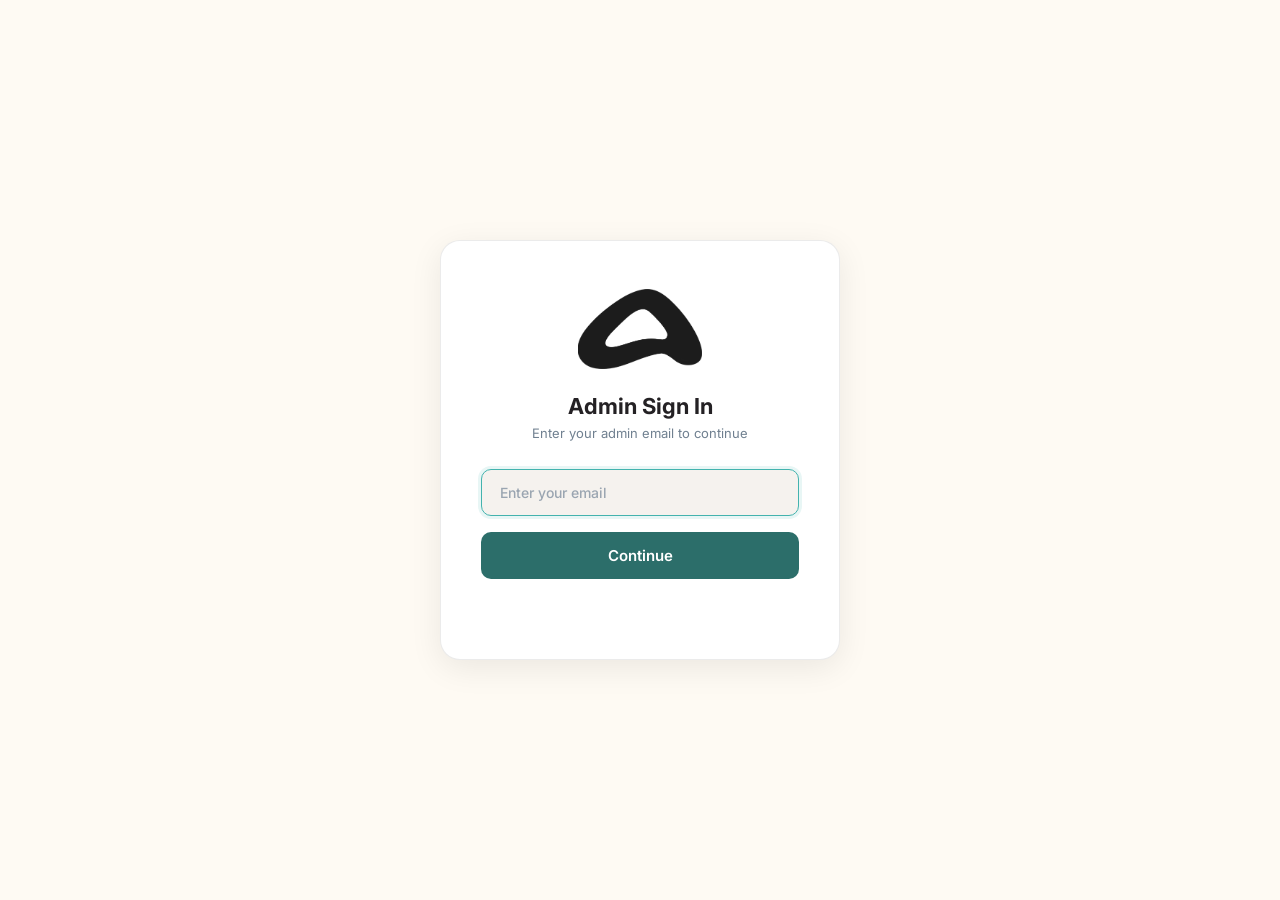
<file: admin.html>
<!DOCTYPE html>
<html lang="en">
<head>
  <meta charset="UTF-8">
  <meta name="viewport" content="width=device-width, initial-scale=1.0">
  <title>Aptel Admin</title>

  <!-- Favicon (swaps to white on dark tab bars) -->
  <link rel="icon" type="image/png" href="references/logos/aptel-symbol-black.png" media="(prefers-color-scheme: light)">
  <link rel="icon" type="image/png" href="references/logos/aptel-symbol-white.png" media="(prefers-color-scheme: dark)">

  <!-- Fonts -->
  <link rel="preconnect" href="https://fonts.googleapis.com">
  <link rel="preconnect" href="https://fonts.gstatic.com" crossorigin>
  <link href="https://fonts.googleapis.com/css2?family=Inter:wght@400;500;600;700;800&display=swap" rel="stylesheet">

  <!-- Styles -->
  <link rel="stylesheet" href="css/admin.css">
</head>
<body>

<!-- ═══════════════════════════════════════════════════════
     LOGIN SCREEN
     ═══════════════════════════════════════════════════════ -->
<div id="login-screen" class="login-screen" style="display:none">
  <div class="login-card">
    <div class="login-logo-wrap"><img src="references/logos/aptel-symbol-black.png" alt="Aptel"></div>
    <div class="login-step-title">Admin Sign In</div>
    <div class="login-step-subtitle">Enter your admin email to continue</div>

    <div id="login-email-wrap">
      <input id="login-email" class="login-input" type="email" placeholder="Enter your email" autocomplete="email">
    </div>

    <div id="login-pin-wrap" style="display:none">
      <input id="login-pin" class="login-input login-pin-input" type="password" inputmode="numeric" pattern="[0-9]*" maxlength="6" placeholder="Enter your PIN" autocomplete="off">
    </div>

    <div id="login-pin-create-wrap" style="display:none">
      <input id="login-pin-new" class="login-input login-pin-input" type="password" inputmode="numeric" pattern="[0-9]*" maxlength="6" placeholder="Create a 4-6 digit PIN" autocomplete="off">
      <input id="login-pin-confirm" class="login-input login-pin-input" type="password" inputmode="numeric" pattern="[0-9]*" maxlength="6" placeholder="Confirm your PIN" autocomplete="off">
    </div>

    <button id="login-btn" class="login-btn">Continue</button>
    <div id="login-error" class="login-error"></div>

    <div id="login-back-link" style="display:none">&larr; Use a different email</div>
  </div>
</div>

<!-- ═══════════════════════════════════════════════════════
     LOADING SCREEN
     ═══════════════════════════════════════════════════════ -->
<div id="loading-screen" style="display:none">
  <img src="references/logos/aptel-full-black.png" alt="Aptel" style="height:40px;width:auto;opacity:0.85">
  <div class="loading-spinner"></div>
  <div id="loading-text" style="font-size:13px;font-weight:600;letter-spacing:1px;text-transform:uppercase;color:#708090">Loading...</div>
</div>

<!-- ═══════════════════════════════════════════════════════
     ADMIN DASHBOARD
     ═══════════════════════════════════════════════════════ -->
<div id="admin-dashboard" class="admin-layout" style="display:none">

  <!-- SIDEBAR -->
  <aside class="admin-sidebar">
    <div class="sidebar-logo">
      <img src="references/logos/aptel-full-black.png" alt="Aptel">
    </div>

    <nav class="sidebar-nav">
      <button class="sidebar-link active" data-page="offices" onclick="AdminApp.navTo('offices')">
        <span class="icon">📊</span> Offices
      </button>
      <button class="sidebar-link" data-page="owners" onclick="AdminApp.navTo('owners')">
        <span class="icon">👑</span> Owners
      </button>
      <button class="sidebar-link" data-page="people" onclick="AdminApp.navTo('people')">
        <span class="icon">👥</span> People
      </button>
      <button class="sidebar-link" data-page="qc" onclick="AdminApp.navTo('qc')">
        <span class="icon">🔍</span> Quality Control
      </button>
      <button class="sidebar-link" data-page="settings" onclick="AdminApp.navTo('settings')">
        <span class="icon">⚙️</span> Settings
      </button>
    </nav>

    <div class="sidebar-footer">
      <div class="sidebar-user">
        <strong id="sidebar-user-name">—</strong>
        <span id="sidebar-user-role">Super Admin</span>
      </div>
      <button class="btn-logout" onclick="AdminApp.logout()">↩ Sign Out</button>
    </div>
  </aside>

  <!-- MAIN CONTENT -->
  <main class="admin-main">
    <!-- Offices Page -->
    <div id="page-offices">
      <div class="page-header">
        <h1>Offices</h1>
        <p>Manage your office deployments</p>
      </div>
      <div id="offices-grid" class="cards-grid"></div>
    </div>

    <!-- Owners Page -->
    <div id="page-owners" style="display:none">
      <div class="page-header" style="display:flex;align-items:center;justify-content:space-between">
        <div>
          <h1>Owners</h1>
          <p>Manage office owners and promotion hierarchy &mdash; <span id="owners-count">0 owners</span></p>
        </div>
        <button class="btn btn-primary" onclick="AdminApp.showAddOwnerModal()">+ Add Owner</button>
      </div>
      <div id="owners-tree-wrap"></div>
    </div>

    <!-- People Page -->
    <div id="page-people" style="display:none">
      <div class="page-header" style="display:flex;align-items:center;justify-content:space-between">
        <div>
          <h1>People</h1>
          <p>Manage admins and owners across offices</p>
        </div>
        <button class="btn btn-primary" onclick="AdminApp.showAddAdminModal()">+ Add Admin</button>
      </div>
      <div id="people-table-wrap"></div>
    </div>

    <!-- Settings Page -->
    <div id="page-settings" style="display:none">
      <div class="page-header">
        <h1>Settings</h1>
        <p>Global configuration and deployment settings</p>
      </div>
      <div id="settings-content">
        <div style="background:var(--white);border:1px solid var(--gray-100);border-radius:var(--radius);padding:24px">
          <h3 style="font-size:16px;font-weight:700;margin-bottom:16px">Platform Info</h3>
          <div style="font-size:14px;color:var(--gray-700);line-height:1.8">
            <div><strong>Dashboard URL:</strong> <a href="https://aptel-ai.github.io/dashboard/" target="_blank" style="color:var(--teal)">aptel-ai.github.io/dashboard/</a></div>
            <div><strong>Admin URL:</strong> <a href="https://aptel-ai.github.io/dashboard/admin.html" target="_blank" style="color:var(--teal)">aptel-ai.github.io/dashboard/admin.html</a></div>
            <div id="settings-office-count"><strong>Active Offices:</strong> —</div>
            <div id="settings-admin-count"><strong>Admin Users:</strong> —</div>
          </div>
        </div>
      </div>
    </div>

    <!-- Quality Control Page -->
    <div id="page-qc" style="display:none">
      <div class="page-header" style="display:flex;align-items:center;justify-content:space-between">
        <div>
          <h1>Quality Control</h1>
          <p id="qc-page-subtitle">Manage QC offices and team members</p>
        </div>
        <button class="btn btn-primary" id="qc-add-member-btn" onclick="AdminApp.showAddQcMemberModal()" style="display:none">+ Add QC Member</button>
      </div>

      <!-- My Offices Section (QC Manager view) -->
      <div id="qc-offices-section" style="display:none">
        <div style="background:var(--white);border:1px solid var(--gray-100);border-radius:var(--radius);padding:24px;margin-bottom:24px">
          <h3 style="font-size:16px;font-weight:700;margin-bottom:4px">My Offices</h3>
          <p style="font-size:13px;color:var(--gray-500);margin-bottom:16px">Toggle the offices you work with. Your QC team members can only be assigned to offices you have selected.</p>
          <div id="qc-offices-grid" class="qc-offices-grid"></div>
          <div style="margin-top:16px;display:flex;align-items:center;gap:12px">
            <button class="btn btn-primary btn-sm" onclick="AdminApp.saveQcOffices()">Save Office Selection</button>
            <span id="qc-offices-saved" style="display:none;color:var(--sea-green);font-size:13px;font-weight:600">✓ Saved</span>
          </div>
        </div>
      </div>

      <!-- My Team Section (QC Manager view) -->
      <div id="qc-team-section" style="display:none">
        <div style="display:flex;align-items:center;justify-content:space-between;margin-bottom:16px">
          <h3 style="font-size:16px;font-weight:700">My Team</h3>
        </div>
        <div id="qc-team-table-wrap"></div>
      </div>

      <!-- Assigned Offices Section (QC member view) -->
      <div id="qc-member-section" style="display:none">
        <div style="background:var(--white);border:1px solid var(--gray-100);border-radius:var(--radius);padding:24px">
          <h3 style="font-size:16px;font-weight:700;margin-bottom:4px">My Assigned Offices</h3>
          <p style="font-size:13px;color:var(--gray-500);margin-bottom:16px">These offices have been assigned to you by your QC Manager.</p>
          <div id="qc-member-offices-list"></div>
        </div>
      </div>

      <!-- All QC Users Section (a3 Super Admin view) -->
      <div id="qc-admin-section" style="display:none">
        <div id="qc-all-users-wrap"></div>
      </div>
    </div>
  </main>
</div>

<!-- ═══════════════════════════════════════════════════════
     OFFICE SETTINGS PAGE (full-page overlay)
     ═══════════════════════════════════════════════════════ -->
<div id="office-settings-page" class="office-settings-overlay">
  <div class="office-settings-container">

    <!-- Header bar -->
    <div class="office-settings-header">
      <button class="btn btn-secondary" onclick="AdminApp.closeOfficeModal()">&larr; Back to Offices</button>
      <h2 id="office-modal-title">Office Settings</h2>
      <button class="btn btn-primary" id="office-modal-save" onclick="AdminApp.saveOffice()">Save Office</button>
    </div>

    <div id="office-modal-error" class="login-error" style="text-align:left;margin-bottom:16px"></div>

    <div class="office-settings-grid">

      <!-- ── LEFT COLUMN ── -->
      <div class="office-settings-col">

        <!-- GENERAL -->
        <div class="settings-section">
          <h3 class="settings-section-title">General</h3>
          <div class="form-group">
            <label for="office-name">Office Name</label>
            <input id="office-name" type="text" placeholder="e.g. Dallas AT&T B2B">
          </div>
          <div class="form-group">
            <label for="office-template">Dashboard Template</label>
            <select id="office-template"></select>
          </div>
          <div class="form-group">
            <label for="office-status">Status</label>
            <select id="office-status">
              <option value="setup">Setup</option>
              <option value="active">Active</option>
              <option value="inactive">Inactive</option>
            </select>
          </div>
        </div>

        <!-- PEOPLE -->
        <div class="settings-section">
          <h3 class="settings-section-title">People</h3>
          <div class="form-group">
            <label for="office-owner-select">Office Owner</label>
            <select id="office-owner-select"></select>
            <div class="hint">Select from the Owners tab. Add new owners in the Owners page first.</div>
          </div>
          <div class="form-group">
            <label for="office-payroll-manager">Payroll Manager</label>
            <select id="office-payroll-manager"></select>
            <div class="hint">Admin who manages payroll for this office.</div>
          </div>
          <div class="form-group">
            <label for="office-payroll-mode">Payroll Mode</label>
            <select id="office-payroll-mode">
              <option value="commission-split">Commission Split (trainee orders on payroll)</option>
              <option value="flat-rate">Flat Rate (trainee status not payroll-relevant)</option>
            </select>
            <div class="hint">Commission Split includes trainee orders in payroll; Flat Rate only shows codes-swap orders.</div>
          </div>
        </div>

        <!-- BRANDING -->
        <div class="settings-section">
          <h3 class="settings-section-title">Branding</h3>
          <div class="form-group">
            <label for="office-logo-url">Full Logo (wordmark)</label>
            <input id="office-logo-url" type="text" placeholder="e.g. references/logos/elevate-logo-full-standard-blue.png">
            <div class="hint">Path or URL to the full wordmark logo</div>
          </div>
          <div class="form-group">
            <label for="office-logo-icon-url">Icon Logo (symbol)</label>
            <input id="office-logo-icon-url" type="text" placeholder="e.g. references/logos/elevate-logo-symbol-only-blue.png">
            <div class="hint">Path or URL to the small icon/symbol logo (favicon, loading)</div>
          </div>
          <div class="form-group">
            <label for="office-header-logo-style">Header Logo Style</label>
            <select id="office-header-logo-style">
              <option value="icon">Icon + Name (best for square logos)</option>
              <option value="full">Full Logo (best for wide/horizontal logos)</option>
            </select>
            <div class="hint">Controls how the logo appears in the dashboard header bar</div>
          </div>
        </div>

      </div>

      <!-- ── RIGHT COLUMN ── -->
      <div class="office-settings-col">

        <!-- CHAT NOTIFICATIONS -->
        <div class="settings-section">
          <h3 class="settings-section-title">Chat Notifications</h3>
          <p class="settings-section-desc">Automatically post sale notifications to your team's group chat when reps submit orders.</p>

          <div class="form-group">
            <label for="office-chat-platform">Chat Platform</label>
            <select id="office-chat-platform" onchange="AdminRender.onChatPlatformChange()">
              <option value="none">None (notifications off)</option>
              <option value="discord">Discord</option>
              <option value="groupme">GroupMe</option>
            </select>
          </div>

          <!-- Discord setup -->
          <div id="chat-setup-discord" class="chat-setup-panel" style="display:none">
            <div class="form-group">
              <label for="office-chat-webhook">Discord Webhook URL</label>
              <input id="office-chat-webhook" type="text" placeholder="https://discord.com/api/webhooks/...">
            </div>
            <div class="setup-instructions">
              <strong>How to set up Discord webhook:</strong>
              <ol>
                <li>Open your Discord server</li>
                <li>Right-click the channel you want notifications in</li>
                <li>Click <strong>Edit Channel</strong> &rarr; <strong>Integrations</strong></li>
                <li>Click <strong>Webhooks</strong> &rarr; <strong>New Webhook</strong></li>
                <li>Name it (e.g. "Sales Bot"), then click <strong>Copy Webhook URL</strong></li>
                <li>Paste the URL above</li>
              </ol>
            </div>
          </div>

          <!-- GroupMe setup -->
          <div id="chat-setup-groupme" class="chat-setup-panel" style="display:none">
            <div class="form-group">
              <label for="office-chat-webhook">GroupMe Bot ID</label>
              <input id="office-chat-webhook-gm" type="text" placeholder="e.g. abc123def456...">
            </div>
            <div class="setup-instructions">
              <strong>How to set up GroupMe bot:</strong>
              <ol>
                <li>Go to <a href="https://dev.groupme.com/bots" target="_blank" style="color:var(--teal)">dev.groupme.com/bots</a> and sign in</li>
                <li>Click <strong>Create Bot</strong></li>
                <li>Select the group chat you want notifications in</li>
                <li>Give it a name (e.g. "Sales Bot") and optionally an avatar URL</li>
                <li>Click <strong>Submit</strong></li>
                <li>Copy the <strong>Bot ID</strong> and paste it above</li>
              </ol>
            </div>
          </div>

          <!-- Leaderboard auto-post -->
          <div id="leaderboard-post-settings" style="margin-top:18px; border-top:1px solid var(--gray-100); padding-top:16px;">
            <div class="form-group" style="display:flex; align-items:center; gap:12px;">
              <label for="office-leaderboard-enabled" style="margin:0; flex:1;">Daily Leaderboard Post</label>
              <label class="toggle-switch">
                <input type="checkbox" id="office-leaderboard-enabled" onchange="AdminRender.onLeaderboardToggle()">
                <span class="toggle-slider"></span>
              </label>
            </div>
            <p class="settings-section-desc" style="margin-top:2px;">Automatically post the office leaderboard rankings to the group chat daily.</p>
            <div id="leaderboard-time-row" class="form-group" style="display:none; margin-top:10px;">
              <label for="office-leaderboard-hour">Post Time</label>
              <select id="office-leaderboard-hour">
                <option value="8">8:00 AM</option>
                <option value="9">9:00 AM</option>
                <option value="10">10:00 AM</option>
                <option value="11">11:00 AM</option>
                <option value="12">12:00 PM</option>
                <option value="13">1:00 PM</option>
                <option value="14">2:00 PM</option>
                <option value="15">3:00 PM</option>
                <option value="16">4:00 PM</option>
                <option value="17">5:00 PM</option>
                <option value="18">6:00 PM</option>
                <option value="19">7:00 PM</option>
                <option value="20">8:00 PM</option>
                <option value="21">9:00 PM</option>
                <option value="22" selected>10:00 PM</option>
                <option value="23">11:00 PM</option>
              </select>
            </div>
          </div>
        </div>

        <!-- ADVANCED / TECHNICAL -->
        <div class="settings-section">
          <h3 class="settings-section-title">Technical</h3>
          <div class="form-group">
            <label for="office-sheet-id">Google Sheet ID</label>
            <input id="office-sheet-id" type="text" placeholder="Paste the sheet ID from the URL">
            <div class="hint">Found in the Google Sheet URL: docs.google.com/spreadsheets/d/<strong>[THIS PART]</strong>/edit</div>
          </div>
          <div class="form-group">
            <label for="office-script-url">Apps Script URL</label>
            <input id="office-script-url" type="text" placeholder="Deployed Code.gs web app URL">
            <div class="hint">Deploy the office's Code.gs as a web app and paste the URL here</div>
          </div>
          <div class="form-group">
            <label for="office-api-key">API Key</label>
            <input id="office-api-key" type="text" placeholder="API key matching Script Properties">
          </div>
        </div>

      </div>
    </div>
  </div>
</div>

<!-- ═══════════════════════════════════════════════════════
     ADMIN MODAL (Add/Edit Admin User)
     ═══════════════════════════════════════════════════════ -->
<div id="admin-modal" class="modal-overlay">
  <div class="modal">
    <div class="modal-title" id="admin-modal-title">Add Admin</div>

    <div class="form-group">
      <label for="admin-email">Email</label>
      <input id="admin-email" type="email" placeholder="admin@company.com">
    </div>

    <div class="form-group">
      <label for="admin-name">Name</label>
      <input id="admin-name" type="text" placeholder="Full name">
    </div>

    <div class="form-group">
      <label for="admin-role">Role</label>
      <select id="admin-role">
        <!-- Populated dynamically by populateAdminModal -->
      </select>
    </div>

    <div id="admin-assigned-owner-group" class="form-group" style="display:none">
      <label for="admin-assigned-owner">Assigned Owner Organization</label>
      <select id="admin-assigned-owner">
        <!-- Populated dynamically -->
      </select>
      <div class="hint">This Org Admin will manage offices under the selected owner and their downline.</div>
    </div>

    <div id="admin-assigned-offices-group" class="form-group" style="display:none">
      <label>Assigned Offices</label>
      <div id="admin-assigned-offices-list" style="max-height:200px;overflow-y:auto;border:1px solid var(--gray-200);border-radius:var(--radius);padding:8px 12px">
        <!-- Populated dynamically with checkboxes -->
      </div>
      <div class="hint">Select the offices this Admin can access.</div>
    </div>

    <div id="admin-modal-error" class="login-error" style="text-align:left"></div>

    <div class="modal-actions">
      <button class="btn btn-secondary" onclick="AdminApp.closeAdminModal()">Cancel</button>
      <button class="btn btn-primary" id="admin-modal-save" onclick="AdminApp.saveAdmin()">Save</button>
    </div>
  </div>
</div>

<!-- ═══════════════════════════════════════════════════════
     OWNER MODAL (Add/Edit Owner)
     ═══════════════════════════════════════════════════════ -->
<div id="owner-modal" class="modal-overlay">
  <div class="modal">
    <div class="modal-title" id="owner-modal-title">Add Owner</div>

    <div class="form-group">
      <label for="owner-email">Email</label>
      <input id="owner-email" type="email" placeholder="owner@company.com">
    </div>

    <div class="form-group">
      <label for="owner-name">Name</label>
      <input id="owner-name" type="text" placeholder="Full name">
    </div>

    <div class="form-group">
      <label for="owner-level">Owner Level</label>
      <select id="owner-level"></select>
    </div>

    <div class="form-group">
      <label for="owner-upline">Upline (Who Promoted Them)</label>
      <select id="owner-upline"></select>
      <div class="hint">Select the owner who promoted this person. Leave empty if they are at the top.</div>
    </div>

    <div class="form-group">
      <label for="owner-phone">Phone</label>
      <input id="owner-phone" type="tel" placeholder="(optional)">
    </div>

    <div class="form-group">
      <label for="owner-notes">Notes</label>
      <textarea id="owner-notes" rows="3" placeholder="(optional)" style="width:100%;padding:10px 14px;border:1px solid var(--gray-200);border-radius:var(--radius);font-family:inherit;font-size:14px;resize:vertical"></textarea>
    </div>

    <div id="owner-pin-status" style="display:none;padding:8px 0"></div>

    <div id="owner-modal-error" class="login-error" style="text-align:left"></div>

    <div class="modal-actions">
      <button class="btn btn-secondary" onclick="AdminApp.closeOwnerModal()">Cancel</button>
      <button class="btn btn-primary" id="owner-modal-save" onclick="AdminApp.saveOwner()">Save</button>
    </div>
  </div>
</div>

<!-- QC MEMBER MODAL -->
<div id="qc-modal" class="modal-overlay">
  <div class="modal">
    <div class="modal-title" id="qc-modal-title">Add QC Member</div>

    <div class="form-group">
      <label for="qc-email">Email</label>
      <input id="qc-email" type="email" placeholder="qc@company.com">
    </div>

    <div class="form-group">
      <label for="qc-name">Name</label>
      <input id="qc-name" type="text" placeholder="Full name">
    </div>

    <div id="qc-role-group" class="form-group" style="display:none">
      <label for="qc-role">Role</label>
      <select id="qc-role">
        <option value="qc">QC</option>
        <option value="qc_manager">QC Manager</option>
      </select>
    </div>

    <div id="qc-assigned-offices-group" class="form-group">
      <label>Assigned Offices</label>
      <div id="qc-assigned-offices-list" style="max-height:200px;overflow-y:auto;border:1px solid var(--gray-200);border-radius:var(--radius-sm);padding:8px 12px">
      </div>
      <p style="font-size:12px;color:var(--gray-400);margin-top:4px">Select offices this QC member can access.</p>
    </div>

    <div id="qc-modal-error" class="login-error" style="text-align:left"></div>

    <div class="modal-actions">
      <button class="btn btn-secondary" onclick="AdminApp.closeQcModal()">Cancel</button>
      <button class="btn btn-primary" id="qc-modal-save" onclick="AdminApp.saveQcMember()">Save</button>
    </div>
  </div>
</div>

<!-- ═══════════════════════════════════════════════════════
     SCRIPTS
     ═══════════════════════════════════════════════════════ -->
<script src="js/admin-config.js?v=2"></script>
<script src="js/sheets-api.js?v=2"></script>
<script src="js/admin-render.js?v=20261106a"></script>
<script src="js/admin-app.js?v=20261106a"></script>

</body>
</html>
</file>
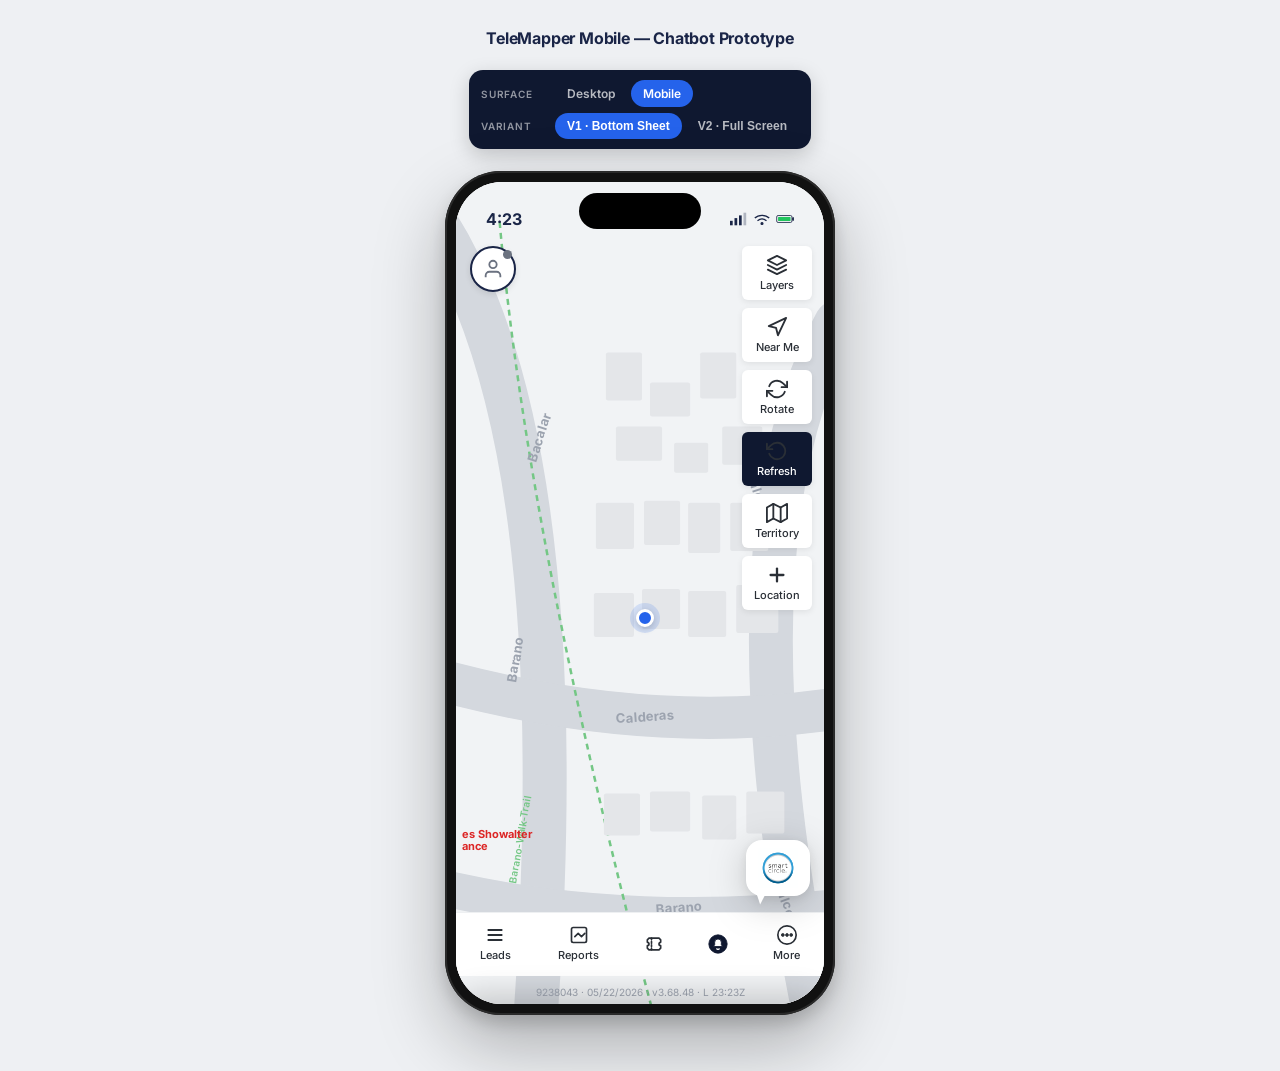
<file: chatbot-prototype-mobile.html>
<!DOCTYPE html>
<html lang="en">
<head>
  <meta charset="UTF-8">
  <meta name="viewport" content="width=device-width, initial-scale=1.0">
  <title>TeleMapper Mobile — Chatbot Prototype</title>

  <link rel="preconnect" href="https://fonts.googleapis.com">
  <link rel="preconnect" href="https://fonts.gstatic.com" crossorigin>
  <link href="https://fonts.googleapis.com/css2?family=Inter:wght@400;500;600;700;800&display=swap" rel="stylesheet">

  <style>
    *, *::before, *::after { box-sizing: border-box; }
    html, body {
      margin: 0;
      padding: 0;
      font-family: 'Inter', -apple-system, BlinkMacSystemFont, sans-serif;
      background: #eef0f3;
      color: #2a2f36;
      -webkit-font-smoothing: antialiased;
    }

    /* ───────────────────────────────────────────────
       PAGE LAYOUT
       ─────────────────────────────────────────────── */
    .page {
      min-height: 100vh;
      display: flex;
      flex-direction: column;
      align-items: center;
      padding: 28px 16px 56px;
      gap: 22px;
    }

    .page-title {
      font-size: 16px;
      font-weight: 700;
      color: #1a2547;
      letter-spacing: -.2px;
    }

    .variant-picker {
      background: #0f1830;
      color: #fff;
      border-radius: 14px;
      padding: 10px 12px;
      display: flex;
      flex-direction: column;
      align-items: stretch;
      gap: 6px;
      font-size: 12px;
      font-weight: 600;
      box-shadow: 0 6px 20px rgba(0,0,0,.18);
    }
    .variant-group {
      display: flex;
      align-items: center;
      gap: 4px;
    }
    .variant-picker-label {
      color: rgba(255,255,255,.55);
      font-size: 10px;
      text-transform: uppercase;
      letter-spacing: .8px;
      min-width: 70px;
    }
    .variant-btn {
      background: transparent;
      color: rgba(255,255,255,.7);
      border: none;
      padding: 6px 12px;
      border-radius: 999px;
      cursor: pointer;
      font-size: 12px;
      font-weight: 600;
      white-space: nowrap;
      transition: background .15s, color .15s;
      text-decoration: none;
      display: inline-block;
    }
    .variant-btn:hover { color: #fff; background: rgba(255,255,255,.08); }
    .variant-btn.active { background: #2563eb; color: #fff; }

    /* ───────────────────────────────────────────────
       PHONE FRAME
       ─────────────────────────────────────────────── */
    .phone-frame {
      width: 390px;
      height: 844px;
      background: #111;
      border-radius: 56px;
      padding: 11px;
      position: relative;
      box-shadow:
        0 30px 70px rgba(0,0,0,.28),
        0 8px 16px rgba(0,0,0,.15),
        inset 0 0 0 2px #2a2a2a;
    }
    .phone-screen {
      width: 100%;
      height: 100%;
      background: #fff;
      border-radius: 46px;
      overflow: hidden;
      position: relative;
    }

    /* Status bar */
    .status-bar {
      position: absolute;
      top: 0; left: 0; right: 0;
      height: 56px;
      padding: 18px 30px 0;
      display: flex;
      align-items: center;
      justify-content: space-between;
      font-size: 16px;
      font-weight: 700;
      color: #1a2547;
      pointer-events: none;
      z-index: 30;
      transition: color .25s ease;
    }
    .status-bar.on-dark { color: #fff; }
    .status-bar .status-time {
      display: flex; align-items: center; gap: 6px;
    }
    .status-bar .status-right {
      display: flex; align-items: center; gap: 5px;
    }
    .status-right svg { width: 18px; height: 14px; }

    /* Dynamic Island */
    .dynamic-island {
      position: absolute;
      top: 11px;
      left: 50%;
      transform: translateX(-50%);
      width: 122px;
      height: 36px;
      background: #000;
      border-radius: 20px;
      z-index: 40;
    }

    /* ───────────────────────────────────────────────
       MAP SCREEN
       ─────────────────────────────────────────────── */
    .map-screen {
      position: absolute;
      inset: 0;
      background: #f1f3f5;
      overflow: hidden;
    }

    /* Top-left profile avatar */
    .profile-avatar {
      position: absolute;
      top: 64px;
      left: 14px;
      width: 46px;
      height: 46px;
      background: #fff;
      border-radius: 50%;
      box-shadow: 0 2px 6px rgba(0,0,0,.1);
      border: 2px solid #1a2547;
      display: flex;
      align-items: center;
      justify-content: center;
      color: #6b7280;
      font-size: 22px;
      z-index: 10;
    }
    .profile-avatar::after {
      content: '';
      position: absolute;
      top: 2px; right: 2px;
      width: 9px; height: 9px;
      background: #6b7280;
      border-radius: 50%;
    }

    /* Right-side control stack */
    .map-controls {
      position: absolute;
      top: 64px;
      right: 12px;
      display: flex;
      flex-direction: column;
      gap: 8px;
      z-index: 10;
    }
    .map-ctrl-card {
      background: #fff;
      border-radius: 6px;
      box-shadow: 0 2px 6px rgba(0,0,0,.08);
      padding: 8px 12px;
      min-width: 64px;
      display: flex;
      flex-direction: column;
      align-items: center;
      gap: 2px;
      font-size: 11px;
      font-weight: 500;
      color: #2a2f36;
    }
    .map-ctrl-card svg { width: 22px; height: 22px; stroke: #2a2f36; }

    /* Location dot */
    .location-dot {
      position: absolute;
      top: 52%;
      left: 49%;
      width: 18px;
      height: 18px;
      background: #2563eb;
      border: 3px solid #fff;
      border-radius: 50%;
      box-shadow: 0 0 0 6px rgba(37, 99, 235, .15), 0 2px 6px rgba(0,0,0,.2);
      z-index: 5;
    }

    /* Bottom navigation */
    .bottom-nav {
      position: absolute;
      left: 0; right: 0;
      bottom: 28px;
      background: #fff;
      padding: 8px 0 10px;
      display: flex;
      align-items: center;
      justify-content: space-around;
      z-index: 15;
      box-shadow: 0 -1px 0 #eef0f2;
    }
    .nav-item {
      display: flex;
      flex-direction: column;
      align-items: center;
      gap: 3px;
      font-size: 11px;
      font-weight: 500;
      color: #2a2f36;
      cursor: pointer;
      padding: 4px 6px;
    }
    .nav-item svg { width: 20px; height: 20px; stroke: #2a2f36; }
    .nav-item.icon-only { padding: 4px; }
    .nav-item.bell-fill svg { fill: #0f1830; stroke: #0f1830; }

    .bottom-footer {
      position: absolute;
      left: 0; right: 0;
      bottom: 6px;
      text-align: center;
      font-size: 10px;
      color: #9ca3af;
      z-index: 15;
    }

    /* ───────────────────────────────────────────────
       CHAT FAB (Logo Bubble)
       ─────────────────────────────────────────────── */
    .mobile-fab {
      position: absolute;
      bottom: 108px;
      right: 14px;
      width: 64px;
      height: 56px;
      background: #fff;
      border-radius: 16px;
      border: none;
      cursor: pointer;
      z-index: 20;
      display: flex;
      align-items: center;
      justify-content: center;
      padding: 0;
      filter: drop-shadow(0 8px 18px rgba(0,0,0,.18)) drop-shadow(0 2px 4px rgba(0,0,0,.08));
      transition: transform .2s, filter .2s;
    }
    .mobile-fab:hover { transform: translateY(-2px); }
    .mobile-fab.hidden { display: none; }
    .mobile-fab .fab-tail {
      position: absolute;
      bottom: -7px;
      left: 12px;
      width: 0; height: 0;
      border-style: solid;
      border-width: 12px 12px 0 0;
      border-color: #fff transparent transparent transparent;
      transform: rotate(-18deg);
    }
    .mobile-fab .fab-logo {
      position: absolute;
      width: 40px;
      height: 40px;
      object-fit: contain;
      transition: opacity .65s ease;
      pointer-events: none;
    }

    /* ───────────────────────────────────────────────
       CHAT WINDOWS — shared
       ─────────────────────────────────────────────── */
    .chat-header {
      background: linear-gradient(135deg, #2563eb, #1e40af);
      color: #fff;
      padding: 14px 16px;
      display: flex;
      align-items: center;
      gap: 12px;
    }
    .chat-avatar {
      width: 38px;
      height: 38px;
      border-radius: 50%;
      background: #fff;
      flex-shrink: 0;
      position: relative;
      overflow: hidden;
      box-shadow: inset 0 0 0 1px rgba(0,0,0,.06);
    }
    .chat-avatar .avatar-logo {
      position: absolute;
      inset: 0;
      width: 100%;
      height: 100%;
      object-fit: contain;
      padding: 4px;
      transition: opacity .65s ease;
    }
    .chat-title { font-size: 14px; font-weight: 700; }
    .chat-status {
      font-size: 11px;
      color: rgba(255,255,255,.75);
      display: flex; align-items: center; gap: 5px;
      margin-top: 2px;
    }
    .chat-status::before {
      content: '';
      width: 7px; height: 7px;
      border-radius: 50%;
      background: #22c55e;
      box-shadow: 0 0 0 2px rgba(34,197,94,.3);
    }
    .chat-header-actions {
      margin-left: auto;
      display: flex; gap: 4px;
    }
    .chat-header-btn {
      width: 30px; height: 30px;
      display: flex; align-items: center; justify-content: center;
      background: transparent;
      border: none;
      color: #fff;
      cursor: pointer;
      border-radius: 6px;
      opacity: .9;
    }
    .chat-header-btn:hover { background: rgba(255,255,255,.15); }
    .chat-header-btn svg { width: 16px; height: 16px; }

    .chat-body {
      flex: 1;
      overflow-y: auto;
      padding: 16px;
      background: #f7f9fc;
      display: flex;
      flex-direction: column;
      gap: 12px;
    }
    .chat-msg {
      display: flex;
      gap: 8px;
      align-items: flex-end;
      animation: msgFadeIn .3s ease-out;
    }
    @keyframes msgFadeIn {
      from { opacity: 0; transform: translateY(8px); }
      to   { opacity: 1; transform: translateY(0); }
    }
    .chat-msg.user { flex-direction: row-reverse; }
    .msg-bubble {
      max-width: 78%;
      padding: 10px 14px;
      border-radius: 16px;
      font-size: 13px;
      line-height: 1.45;
      box-shadow: 0 1px 2px rgba(0,0,0,.05);
    }
    .chat-msg.bot .msg-bubble {
      background: #fff;
      color: #2a2f36;
      border-bottom-left-radius: 4px;
    }
    .chat-msg.user .msg-bubble {
      background: #2563eb;
      color: #fff;
      border-bottom-right-radius: 4px;
    }
    .msg-avatar {
      width: 28px; height: 28px;
      border-radius: 50%;
      background: #fff;
      flex-shrink: 0;
      position: relative;
      overflow: hidden;
      box-shadow: inset 0 0 0 1px rgba(0,0,0,.06);
    }
    .msg-avatar img {
      position: absolute;
      inset: 0;
      width: 100%;
      height: 100%;
      object-fit: contain;
      padding: 3px;
      transition: opacity .65s ease;
    }
    .typing-bubble {
      background: #fff;
      padding: 12px 14px;
      border-radius: 16px;
      border-bottom-left-radius: 4px;
      display: inline-flex;
      gap: 4px;
      align-items: center;
      box-shadow: 0 1px 2px rgba(0,0,0,.05);
    }
    .typing-dot {
      width: 7px; height: 7px;
      border-radius: 50%;
      background: #9ca3af;
      animation: typing 1.2s infinite ease-in-out;
    }
    .typing-dot:nth-child(2) { animation-delay: .15s; }
    .typing-dot:nth-child(3) { animation-delay: .3s; }
    @keyframes typing {
      0%, 60%, 100% { transform: translateY(0); opacity: .4; }
      30%           { transform: translateY(-4px); opacity: 1; }
    }
    .chat-input-wrap {
      padding: 10px 12px 14px;
      background: #fff;
      display: flex;
      gap: 8px;
      align-items: flex-end;
      border-top: 1px solid #e6e9ec;
    }
    .chat-input {
      flex: 1;
      border: 1px solid #d1d5db;
      border-radius: 18px;
      padding: 10px 14px;
      font-size: 13px;
      font-family: inherit;
      resize: none;
      max-height: 100px;
      outline: none;
      transition: border-color .15s;
    }
    .chat-input:focus { border-color: #2563eb; }
    .chat-send {
      width: 38px; height: 38px;
      border-radius: 50%;
      border: none;
      background: #2563eb;
      color: #fff;
      cursor: pointer;
      display: flex; align-items: center; justify-content: center;
      flex-shrink: 0;
    }
    .chat-send svg { width: 16px; height: 16px; }

    /* ───────────────────────────────────────────────
       V1: BOTTOM SHEET
       ─────────────────────────────────────────────── */
    .chat-sheet {
      position: absolute;
      left: 0; right: 0;
      bottom: 0;
      height: 75%;
      background: #fff;
      border-radius: 24px 24px 0 0;
      display: flex;
      flex-direction: column;
      overflow: hidden;
      transform: translateY(0);
      transition: transform .3s cubic-bezier(.32,.72,.27,.99);
      z-index: 25;
      box-shadow: 0 -10px 30px rgba(0,0,0,.18);
    }
    .chat-sheet.hidden { transform: translateY(100%); pointer-events: none; }
    .sheet-grabber {
      width: 36px;
      height: 4px;
      background: rgba(0,0,0,.18);
      border-radius: 2px;
      margin: 8px auto 0;
    }
    .chat-sheet .chat-header { border-radius: 0; padding: 12px 16px; }

    /* ───────────────────────────────────────────────
       V2: FULL SCREEN
       ─────────────────────────────────────────────── */
    .chat-full {
      position: absolute;
      inset: 0;
      background: #fff;
      display: flex;
      flex-direction: column;
      transform: translateY(0);
      transition: transform .3s cubic-bezier(.32,.72,.27,.99);
      z-index: 28;     /* below status bar (30) so status bar stays visible */
      overflow: hidden;
    }
    .chat-full.hidden { transform: translateY(100%); pointer-events: none; }
    .chat-full .chat-header {
      padding-top: 56px;     /* leave room for status bar overlay */
      border-radius: 0;
    }
  </style>
</head>
<body>

<div class="page">

  <div class="page-title">TeleMapper Mobile — Chatbot Prototype</div>

  <div class="variant-picker">
    <div class="variant-group">
      <span class="variant-picker-label">Surface</span>
      <a class="variant-btn" href="chatbot-prototype.html">Desktop</a>
      <a class="variant-btn active" href="chatbot-prototype-mobile.html">Mobile</a>
    </div>
    <div class="variant-group">
      <span class="variant-picker-label">Variant</span>
      <button class="variant-btn active" data-variant="m1">V1 · Bottom Sheet</button>
      <button class="variant-btn" data-variant="m2">V2 · Full Screen</button>
    </div>
  </div>

  <!-- ────── PHONE FRAME ────── -->
  <div class="phone-frame">
    <div class="phone-screen">

      <!-- Dynamic Island -->
      <div class="dynamic-island"></div>

      <!-- Status bar -->
      <div class="status-bar">
        <div class="status-time">4:23</div>
        <div class="status-right">
          <svg viewBox="0 0 20 14" fill="currentColor"><rect x="0" y="9" width="3" height="5"/><rect x="5" y="6" width="3" height="8"/><rect x="10" y="3" width="3" height="11"/><rect x="15" y="0" width="3" height="14" opacity=".3"/></svg>
          <svg viewBox="0 0 20 14" fill="none" stroke="currentColor" stroke-width="1.5"><path d="M2 6c4-4 12-4 16 0"/><path d="M5 9c3-2.5 7-2.5 10 0"/><circle cx="10" cy="12" r="1" fill="currentColor"/></svg>
          <svg viewBox="0 0 26 14" fill="none" stroke="currentColor" stroke-width="1.2"><rect x="1" y="2" width="22" height="10" rx="2"/><rect x="3" y="4" width="18" height="6" rx="1" fill="#22c55e" stroke="none"/><rect x="24" y="5" width="1.5" height="4" rx=".5" fill="currentColor"/></svg>
        </div>
      </div>

      <!-- ────── MAP ────── -->
      <div class="map-screen">

        <!-- Stylized map SVG -->
        <svg width="100%" height="100%" viewBox="0 0 368 820" preserveAspectRatio="xMidYMid slice" style="display:block">
          <rect width="368" height="820" fill="#f1f3f5"/>

          <!-- Streets (curved paths) -->
          <path d="M-20,40 Q120,260 80,830" stroke="#d4d8de" stroke-width="44" fill="none" stroke-linecap="round"/>
          <path d="M380,140 Q260,360 360,840" stroke="#d4d8de" stroke-width="44" fill="none" stroke-linecap="round"/>
          <path d="M-40,490 Q200,560 410,520" stroke="#d4d8de" stroke-width="42" fill="none" stroke-linecap="round"/>
          <path d="M-30,700 Q170,750 410,720" stroke="#d4d8de" stroke-width="36" fill="none" stroke-linecap="round"/>

          <!-- Walk trail (dashed green) -->
          <path d="M44,40 Q72,360 200,840" stroke="#74c785" stroke-width="2.5" fill="none" stroke-dasharray="6 5"/>

          <!-- Building blocks (light gray rectangles, varied) -->
          <g fill="#e4e6e9">
            <rect x="150" y="170" width="36" height="48" rx="2"/>
            <rect x="194" y="200" width="40" height="34" rx="2"/>
            <rect x="244" y="170" width="36" height="46" rx="2"/>
            <rect x="160" y="244" width="46" height="34" rx="2"/>
            <rect x="218" y="260" width="34" height="30" rx="2"/>
            <rect x="266" y="244" width="40" height="38" rx="2"/>
            <rect x="140" y="320" width="38" height="46" rx="2"/>
            <rect x="188" y="318" width="36" height="44" rx="2"/>
            <rect x="232" y="320" width="32" height="50" rx="2"/>
            <rect x="274" y="320" width="38" height="48" rx="2"/>
            <rect x="138" y="410" width="40" height="44" rx="2"/>
            <rect x="186" y="406" width="38" height="40" rx="2"/>
            <rect x="232" y="408" width="38" height="46" rx="2"/>
            <rect x="280" y="402" width="42" height="48" rx="2"/>
            <rect x="148" y="610" width="36" height="42" rx="2"/>
            <rect x="194" y="608" width="40" height="40" rx="2"/>
            <rect x="246" y="612" width="34" height="44" rx="2"/>
            <rect x="290" y="608" width="38" height="42" rx="2"/>
          </g>

          <!-- Street labels -->
          <text x="80"  y="280" font-size="13" font-weight="700" fill="#9ca3af" font-family="Inter,sans-serif" transform="rotate(-72 80 280)">Bacalar</text>
          <text x="60"  y="500" font-size="13" font-weight="700" fill="#9ca3af" font-family="Inter,sans-serif" transform="rotate(-80 60 500)">Barano</text>
          <text x="290" y="290" font-size="13" font-weight="700" fill="#9ca3af" font-family="Inter,sans-serif" transform="rotate(72 290 290)">Calderas</text>
          <text x="160" y="540" font-size="13" font-weight="700" fill="#9ca3af" font-family="Inter,sans-serif" transform="rotate(-4 160 540)">Calderas</text>
          <text x="200" y="730" font-size="13" font-weight="700" fill="#9ca3af" font-family="Inter,sans-serif" transform="rotate(-4 200 730)">Barano</text>
          <text x="318" y="700" font-size="13" font-weight="700" fill="#9ca3af" font-family="Inter,sans-serif" transform="rotate(70 318 700)">Salcedo</text>
          <text x="60"  y="700" font-size="10" font-weight="600" fill="#74c785" font-family="Inter,sans-serif" transform="rotate(-80 60 700)">Barano-Walk-Trail</text>

          <!-- Showalter label, lower-left in red -->
          <text x="6" y="654" font-size="11" font-weight="700" fill="#dc2626" font-family="Inter,sans-serif">es Showalter</text>
          <text x="6" y="666" font-size="11" font-weight="700" fill="#dc2626" font-family="Inter,sans-serif">ance</text>
        </svg>

        <!-- Location dot -->
        <div class="location-dot"></div>

        <!-- Profile avatar -->
        <div class="profile-avatar">
          <svg width="22" height="22" viewBox="0 0 24 24" fill="none" stroke="currentColor" stroke-width="2">
            <path d="M20 21v-2a4 4 0 0 0-4-4H8a4 4 0 0 0-4 4v2"/><circle cx="12" cy="7" r="4"/>
          </svg>
        </div>

        <!-- Right-side map controls -->
        <div class="map-controls">
          <div class="map-ctrl-card">
            <svg viewBox="0 0 24 24" fill="none" stroke-width="2" stroke-linecap="round" stroke-linejoin="round"><polygon points="12 2 2 7 12 12 22 7 12 2"/><polyline points="2 17 12 22 22 17"/><polyline points="2 12 12 17 22 12"/></svg>
            <span>Layers</span>
          </div>
          <div class="map-ctrl-card">
            <svg viewBox="0 0 24 24" fill="none" stroke-width="2" stroke-linecap="round" stroke-linejoin="round"><polygon points="3 11 22 2 13 21 11 13 3 11"/></svg>
            <span>Near Me</span>
          </div>
          <div class="map-ctrl-card">
            <svg viewBox="0 0 24 24" fill="none" stroke-width="2" stroke-linecap="round" stroke-linejoin="round"><polyline points="23 4 23 10 17 10"/><polyline points="1 20 1 14 7 14"/><path d="M3.51 9a9 9 0 0 1 14.85-3.36L23 10M1 14l4.64 4.36A9 9 0 0 0 20.49 15"/></svg>
            <span>Rotate</span>
          </div>
          <div class="map-ctrl-card" style="background:#0f1830;color:#fff">
            <svg viewBox="0 0 24 24" fill="none" stroke="#fff" stroke-width="2" stroke-linecap="round" stroke-linejoin="round"><polyline points="1 4 1 10 7 10"/><path d="M3.51 15a9 9 0 1 0 2.13-9.36L1 10"/></svg>
            <span style="color:#fff">Refresh</span>
          </div>
          <div class="map-ctrl-card">
            <svg viewBox="0 0 24 24" fill="none" stroke-width="2" stroke-linecap="round" stroke-linejoin="round"><polygon points="1 6 1 22 8 18 16 22 23 18 23 2 16 6 8 2 1 6"/><line x1="8" y1="2" x2="8" y2="18"/><line x1="16" y1="6" x2="16" y2="22"/></svg>
            <span>Territory</span>
          </div>
          <div class="map-ctrl-card">
            <svg viewBox="0 0 24 24" fill="none" stroke-width="2.5" stroke-linecap="round"><line x1="12" y1="5" x2="12" y2="19"/><line x1="5" y1="12" x2="19" y2="12"/></svg>
            <span>Location</span>
          </div>
        </div>

        <!-- Chat FAB (bottom-right, was TeleMapper logo) -->
        <button id="mobile-fab" class="mobile-fab" aria-label="Open chat">
          <span class="fab-tail"></span>
          <img class="fab-logo fab-logo-a" alt="">
          <img class="fab-logo fab-logo-b" alt="" style="opacity:0">
        </button>

        <!-- Bottom navigation -->
        <div class="bottom-nav">
          <div class="nav-item">
            <svg viewBox="0 0 24 24" fill="none" stroke-width="2.2" stroke-linecap="round"><line x1="4" y1="6" x2="20" y2="6"/><line x1="4" y1="12" x2="20" y2="12"/><line x1="4" y1="18" x2="20" y2="18"/></svg>
            <span>Leads</span>
          </div>
          <div class="nav-item">
            <svg viewBox="0 0 24 24" fill="none" stroke-width="2" stroke-linecap="round" stroke-linejoin="round"><rect x="3" y="3" width="18" height="18" rx="2"/><polyline points="7 14 11 10 15 14 19 10"/></svg>
            <span>Reports</span>
          </div>
          <div class="nav-item icon-only">
            <svg width="26" height="26" viewBox="0 0 24 24" fill="none" stroke="#2a2f36" stroke-width="2" stroke-linecap="round" stroke-linejoin="round"><path d="M4 7l2-2h12l2 2v3a2 2 0 0 0 0 4v3l-2 2H6l-2-2v-3a2 2 0 0 0 0-4z"/><line x1="9" y1="5" x2="9" y2="19" stroke-dasharray="2 2"/></svg>
          </div>
          <div class="nav-item icon-only bell-fill">
            <svg width="22" height="22" viewBox="0 0 24 24" fill="currentColor"><circle cx="12" cy="12" r="11"/><path d="M12 6a4 4 0 0 0-4 4v3l-1.5 2h11L16 13v-3a4 4 0 0 0-4-4z" fill="#fff"/><path d="M10.5 17a1.5 1.5 0 0 0 3 0" fill="none" stroke="#fff" stroke-width="1.5"/></svg>
          </div>
          <div class="nav-item">
            <svg viewBox="0 0 24 24" fill="#2a2f36"><circle cx="12" cy="12" r="11" fill="none" stroke="#2a2f36" stroke-width="2"/><circle cx="7"  cy="12" r="1.7"/><circle cx="12" cy="12" r="1.7"/><circle cx="17" cy="12" r="1.7"/></svg>
            <span>More</span>
          </div>
        </div>

        <div class="bottom-footer">9238043 · 05/22/2026 · v3.68.48 · L 23:23Z</div>

        <!-- ──── V1: BOTTOM SHEET CHAT ──── -->
        <div id="chat-m1" class="chat-sheet hidden variant-el" data-variant="m1">
          <div class="sheet-grabber"></div>
          <div class="chat-header">
            <div class="chat-avatar">
              <img class="avatar-logo avatar-logo-a" alt="">
              <img class="avatar-logo avatar-logo-b" alt="" style="opacity:0">
            </div>
            <div>
              <div class="chat-title">Omni Assistant</div>
              <div class="chat-status">Online</div>
            </div>
            <div class="chat-header-actions">
              <button class="chat-header-btn" data-action="minimize" title="Minimize">
                <svg viewBox="0 0 24 24" fill="none" stroke="currentColor" stroke-width="2.5" stroke-linecap="round"><polyline points="6 9 12 15 18 9"/></svg>
              </button>
              <button class="chat-header-btn" data-action="close" title="Close">
                <svg viewBox="0 0 24 24" fill="none" stroke="currentColor" stroke-width="2.5" stroke-linecap="round"><line x1="6" y1="6" x2="18" y2="18"/><line x1="18" y1="6" x2="6" y2="18"/></svg>
              </button>
            </div>
          </div>
          <div class="chat-body" data-body="m1"></div>
          <div class="chat-input-wrap">
            <textarea class="chat-input" data-input="m1" rows="1" placeholder="Type your message…"></textarea>
            <button class="chat-send" data-send="m1" aria-label="Send">
              <svg viewBox="0 0 24 24" fill="none" stroke="currentColor" stroke-width="2" stroke-linecap="round" stroke-linejoin="round"><line x1="22" y1="2" x2="11" y2="13"/><polygon points="22 2 15 22 11 13 2 9 22 2"/></svg>
            </button>
          </div>
        </div>

        <!-- ──── V2: FULL SCREEN CHAT ──── -->
        <div id="chat-m2" class="chat-full hidden variant-el" data-variant="m2">
          <div class="chat-header">
            <button class="chat-header-btn" data-action="minimize" title="Minimize" style="margin-right:4px">
              <svg viewBox="0 0 24 24" fill="none" stroke="currentColor" stroke-width="2.5" stroke-linecap="round"><polyline points="15 18 9 12 15 6"/></svg>
            </button>
            <div class="chat-avatar">
              <img class="avatar-logo avatar-logo-a" alt="">
              <img class="avatar-logo avatar-logo-b" alt="" style="opacity:0">
            </div>
            <div>
              <div class="chat-title">Omni Assistant</div>
              <div class="chat-status">Online</div>
            </div>
            <div class="chat-header-actions">
              <button class="chat-header-btn" data-action="close" title="Close">
                <svg viewBox="0 0 24 24" fill="none" stroke="currentColor" stroke-width="2.5" stroke-linecap="round"><line x1="6" y1="6" x2="18" y2="18"/><line x1="18" y1="6" x2="6" y2="18"/></svg>
              </button>
            </div>
          </div>
          <div class="chat-body" data-body="m2"></div>
          <div class="chat-input-wrap">
            <textarea class="chat-input" data-input="m2" rows="1" placeholder="Type your message…"></textarea>
            <button class="chat-send" data-send="m2" aria-label="Send">
              <svg viewBox="0 0 24 24" fill="none" stroke="currentColor" stroke-width="2" stroke-linecap="round" stroke-linejoin="round"><line x1="22" y1="2" x2="11" y2="13"/><polygon points="22 2 15 22 11 13 2 9 22 2"/></svg>
            </button>
          </div>
        </div>

      </div>  <!-- /map-screen -->
    </div>    <!-- /phone-screen -->
  </div>      <!-- /phone-frame -->
</div>        <!-- /page -->

<script>
(function () {

  const LOGOS = [
    'references/logos/smartcircle-logo.png',
    'references/logos/applicantstream-symbol.png',
    'references/logos/aptel-symbol-black.png',
  ];

  /* ───── Logo rotator ───── */
  const rotator = createLogoRotator(LOGOS, 3500);
  document.querySelectorAll('.mobile-fab, .chat-avatar').forEach((host) => {
    const a = host.querySelector('.fab-logo-a, .avatar-logo-a');
    const b = host.querySelector('.fab-logo-b, .avatar-logo-b');
    if (a && b) rotator.subscribe(a, b);
  });
  rotator.start();

  /* ───── Variant state ───── */
  let active = 'm1';
  const fab = document.getElementById('mobile-fab');

  document.querySelectorAll('.variant-btn[data-variant]').forEach((btn) => {
    btn.addEventListener('click', () => setActive(btn.dataset.variant));
  });

  function setActive(id) {
    active = id;
    document.querySelectorAll('.variant-btn[data-variant]').forEach((b) => {
      b.classList.toggle('active', b.dataset.variant === id);
    });
    document.querySelectorAll('.variant-el').forEach((el) => {
      el.classList.add('hidden');
    });
    fab.classList.remove('hidden');
    document.querySelector('.status-bar').classList.remove('on-dark');
  }

  /* ───── FAB open ───── */
  const statusBar = document.querySelector('.status-bar');

  fab.addEventListener('click', () => {
    const win = document.getElementById('chat-' + active);
    win.classList.remove('hidden');
    fab.classList.add('hidden');
    if (active === 'm2') statusBar.classList.add('on-dark');
    if (!win.dataset.greeted) {
      win.dataset.greeted = '1';
      runGreeting(active);
    }
    const input = document.querySelector('[data-input="' + active + '"]');
    setTimeout(() => input && input.focus(), 250);
  });

  /* ───── Per-window controls ───── */
  ['m1', 'm2'].forEach((id) => {
    const win = document.getElementById('chat-' + id);

    win.querySelectorAll('[data-action="minimize"], [data-action="close"]').forEach((btn) => {
      btn.addEventListener('click', () => {
        win.classList.add('hidden');
        fab.classList.remove('hidden');
        statusBar.classList.remove('on-dark');
      });
    });

    const send = win.querySelector('[data-send="' + id + '"]');
    const input = win.querySelector('[data-input="' + id + '"]');
    const body = win.querySelector('[data-body="' + id + '"]');

    function doSend() {
      const text = input.value.trim();
      if (!text) return;
      addMessage(body, 'user', text);
      input.value = '';
      input.style.height = 'auto';
      const typing = addTyping(body);
      setTimeout(() => {
        typing.remove();
        addMessage(body, 'bot', "Thanks — this is a prototype, so I can't actually respond yet. Once I'm wired up I'll help with that!");
      }, 1100 + Math.random() * 600);
    }
    send.addEventListener('click', doSend);
    input.addEventListener('keydown', (e) => {
      if (e.key === 'Enter' && !e.shiftKey) { e.preventDefault(); doSend(); }
    });
    input.addEventListener('input', () => {
      input.style.height = 'auto';
      input.style.height = Math.min(input.scrollHeight, 100) + 'px';
    });
  });

  function runGreeting(id) {
    const body = document.querySelector('[data-body="' + id + '"]');
    const typing = addTyping(body);
    setTimeout(() => {
      typing.remove();
      addMessage(body, 'bot', "Hi! 👋 I'm the Omni Assistant. What can I help you with today?");
    }, 1500);
  }

  function addMessage(body, role, text) {
    const msg = document.createElement('div');
    msg.className = 'chat-msg ' + role;
    if (role === 'bot') {
      const avatar = document.createElement('div');
      avatar.className = 'msg-avatar';
      const a = document.createElement('img');
      a.className = 'avatar-logo-a';
      const b = document.createElement('img');
      b.className = 'avatar-logo-b';
      b.style.opacity = '0';
      avatar.appendChild(a);
      avatar.appendChild(b);
      msg.appendChild(avatar);
      rotator.subscribe(a, b);
      const bubble = document.createElement('div');
      bubble.className = 'msg-bubble';
      bubble.textContent = text;
      msg.appendChild(bubble);
    } else {
      const bubble = document.createElement('div');
      bubble.className = 'msg-bubble';
      bubble.textContent = text;
      msg.appendChild(bubble);
    }
    body.appendChild(msg);
    body.scrollTop = body.scrollHeight;
    return msg;
  }

  function addTyping(body) {
    const msg = document.createElement('div');
    msg.className = 'chat-msg bot';
    const avatar = document.createElement('div');
    avatar.className = 'msg-avatar';
    const a = document.createElement('img');
    a.className = 'avatar-logo-a';
    const b = document.createElement('img');
    b.className = 'avatar-logo-b';
    b.style.opacity = '0';
    avatar.appendChild(a);
    avatar.appendChild(b);
    msg.appendChild(avatar);
    rotator.subscribe(a, b);
    const bubble = document.createElement('div');
    bubble.className = 'typing-bubble';
    bubble.innerHTML = '<span class="typing-dot"></span><span class="typing-dot"></span><span class="typing-dot"></span>';
    msg.appendChild(bubble);
    body.appendChild(msg);
    body.scrollTop = body.scrollHeight;
    return msg;
  }

  /* ───── Logo rotator factory ───── */
  function createLogoRotator(logos, intervalMs) {
    const subscribers = [];
    let currentSrc = logos[Math.floor(Math.random() * logos.length)];

    function subscribe(slotA, slotB) {
      slotA.src = currentSrc;
      slotA.style.opacity = '1';
      slotB.style.opacity = '0';
      subscribers.push({ slotA, slotB, active: 'A' });
    }
    function pickNext() {
      if (logos.length < 2) return logos[0];
      let next;
      do { next = logos[Math.floor(Math.random() * logos.length)]; } while (next === currentSrc);
      return next;
    }
    function tick() {
      currentSrc = pickNext();
      subscribers.forEach((sub) => {
        const inactive = sub.active === 'A' ? sub.slotB : sub.slotA;
        const activeEl = sub.active === 'A' ? sub.slotA : sub.slotB;
        const swap = () => {
          inactive.style.opacity = '1';
          activeEl.style.opacity = '0';
          sub.active = sub.active === 'A' ? 'B' : 'A';
        };
        inactive.src = currentSrc;
        if (inactive.complete && inactive.naturalWidth > 0) swap();
        else inactive.onload = swap;
      });
    }
    let timer = null;
    return {
      subscribe,
      start() { if (!timer) timer = setInterval(tick, intervalMs); },
    };
  }
})();
</script>

</body>
</html>
</file>
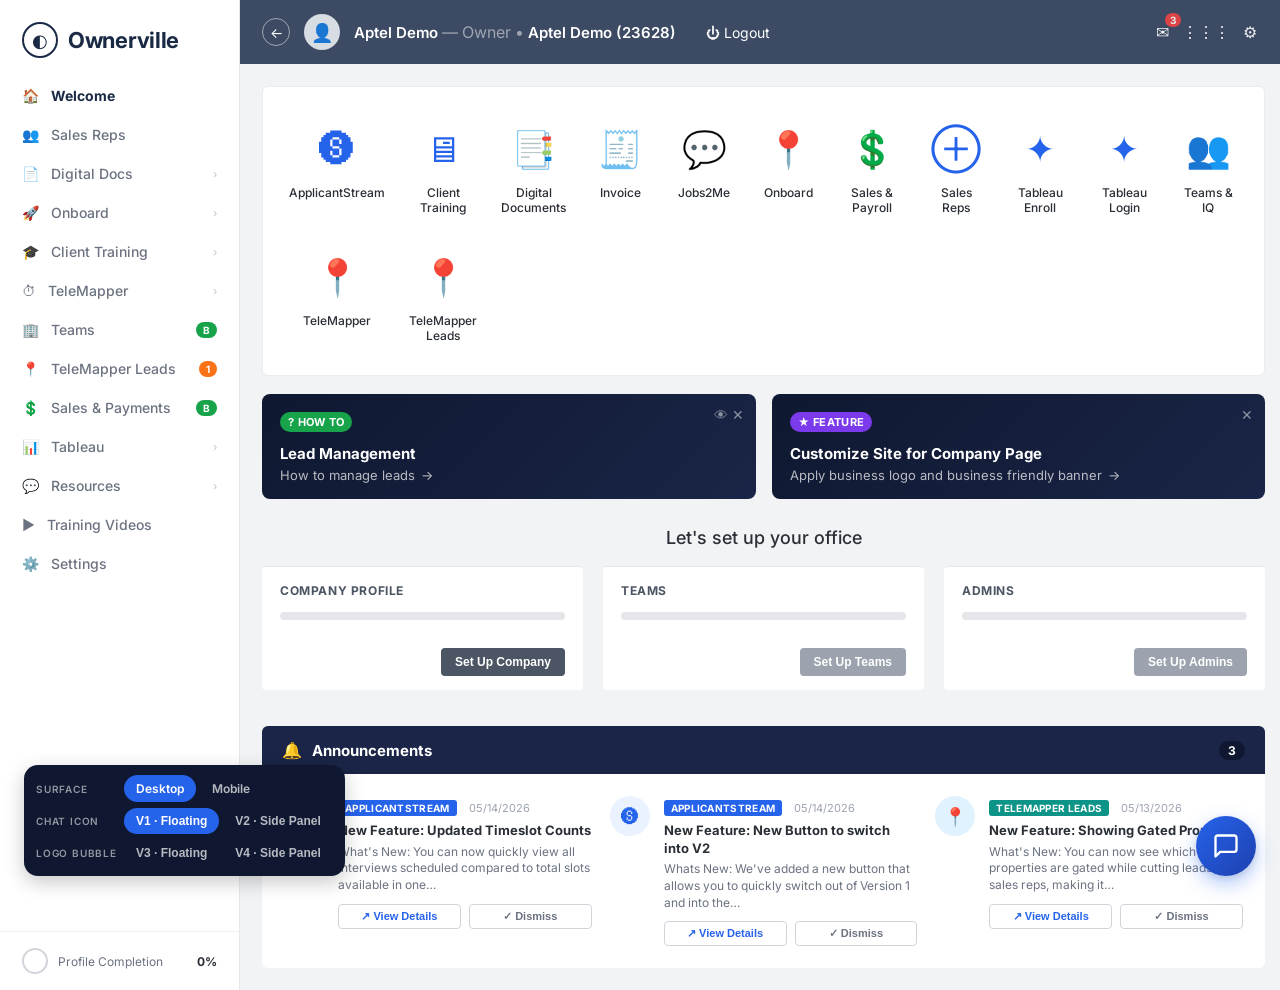
<file: chatbot-prototype.html>
<!DOCTYPE html>
<html lang="en">
<head>
  <meta charset="UTF-8">
  <meta name="viewport" content="width=device-width, initial-scale=1.0">
  <title>Ownerville — Chatbot Prototype</title>

  <link rel="preconnect" href="https://fonts.googleapis.com">
  <link rel="preconnect" href="https://fonts.gstatic.com" crossorigin>
  <link href="https://fonts.googleapis.com/css2?family=Inter:wght@400;500;600;700;800&display=swap" rel="stylesheet">

  <style>
    /* ───────────────────────────────────────────────
       BASE
       ─────────────────────────────────────────────── */
    *, *::before, *::after { box-sizing: border-box; }
    html, body {
      margin: 0;
      padding: 0;
      font-family: 'Inter', -apple-system, BlinkMacSystemFont, sans-serif;
      background: #f1f3f5;
      color: #2a2f36;
      -webkit-font-smoothing: antialiased;
    }

    /* ───────────────────────────────────────────────
       LAYOUT
       ─────────────────────────────────────────────── */
    .app {
      display: grid;
      grid-template-columns: 240px 1fr;
      min-height: 100vh;
    }

    /* SIDEBAR */
    .sidebar {
      background: #fff;
      border-right: 1px solid #e6e9ec;
      display: flex;
      flex-direction: column;
      padding: 18px 0 0;
    }
    .brand {
      display: flex;
      align-items: center;
      gap: 10px;
      padding: 4px 22px 18px;
    }
    .brand-icon {
      width: 36px;
      height: 36px;
      border-radius: 50%;
      border: 2px solid #1a2a45;
      display: flex;
      align-items: center;
      justify-content: center;
      color: #1a2a45;
      font-size: 18px;
    }
    .brand-name {
      font-size: 22px;
      font-weight: 700;
      color: #1a2a45;
      letter-spacing: -0.3px;
    }
    .nav { display: flex; flex-direction: column; flex: 1; }
    .nav-item {
      display: flex;
      align-items: center;
      gap: 12px;
      padding: 11px 22px;
      color: #6b7280;
      cursor: pointer;
      font-size: 14px;
      font-weight: 500;
      position: relative;
      transition: background .15s, color .15s;
    }
    .nav-item:hover { background: #f6f7f9; color: #1a2a45; }
    .nav-item.active { color: #1a2a45; font-weight: 700; }
    .nav-item .nav-arrow { margin-left: auto; color: #c7ccd1; font-size: 11px; }
    .nav-item .nav-badge {
      margin-left: auto;
      background: #16a34a;
      color: #fff;
      font-size: 10px;
      font-weight: 700;
      padding: 2px 7px;
      border-radius: 999px;
    }
    .nav-item .nav-badge.red { background: #f97316; }
    .profile-completion {
      padding: 16px 22px;
      border-top: 1px solid #eef0f2;
      display: flex;
      align-items: center;
      gap: 10px;
      font-size: 12px;
      color: #6b7280;
    }
    .pc-ring {
      width: 26px; height: 26px;
      border-radius: 50%;
      border: 2px solid #d1d5db;
    }

    /* MAIN */
    .main { display: flex; flex-direction: column; }

    .topbar {
      background: #3c4a63;
      color: #fff;
      padding: 14px 22px;
      display: flex;
      align-items: center;
      gap: 14px;
      min-height: 60px;
    }
    .back-btn {
      width: 28px; height: 28px;
      border-radius: 50%;
      border: 1.5px solid rgba(255,255,255,.5);
      display: flex; align-items: center; justify-content: center;
      cursor: pointer;
      font-size: 14px;
    }
    .avatar {
      width: 36px; height: 36px;
      border-radius: 50%;
      background: #d8dde4;
      display: flex; align-items: center; justify-content: center;
      color: #6b7280;
      font-size: 18px;
    }
    .topbar-title { font-weight: 600; font-size: 15px; }
    .topbar-sep { color: rgba(255,255,255,.5); }
    .logout {
      margin-left: 16px;
      display: flex; align-items: center; gap: 6px;
      cursor: pointer; font-size: 14px;
    }
    .topbar-actions {
      margin-left: auto;
      display: flex; align-items: center; gap: 14px;
    }
    .icon-btn {
      position: relative;
      width: 30px; height: 30px;
      display: flex; align-items: center; justify-content: center;
      cursor: pointer;
      opacity: .9;
    }
    .icon-btn .dot {
      position: absolute;
      top: -4px; right: -4px;
      background: #ef4444;
      color: #fff;
      font-size: 10px;
      font-weight: 700;
      padding: 1px 5px;
      border-radius: 999px;
    }

    .content { padding: 22px; flex: 1; }

    /* APPS GRID */
    .apps-card {
      background: #fff;
      border-radius: 6px;
      padding: 24px 22px;
      border: 1px solid #eaedf0;
    }
    .apps-grid {
      display: grid;
      grid-template-columns: repeat(11, 1fr);
      gap: 16px;
    }
    .app-tile {
      text-align: center;
      padding: 8px 4px;
      cursor: pointer;
      border-radius: 6px;
      transition: background .15s;
    }
    .app-tile:hover { background: #f6f7f9; }
    .app-tile-icon {
      width: 60px; height: 60px;
      margin: 0 auto 6px;
      display: flex; align-items: center; justify-content: center;
      font-size: 36px;
      color: #2563eb;
    }
    .app-tile-label {
      font-size: 12px;
      color: #2a2f36;
      font-weight: 500;
    }

    /* PROMO BANNERS */
    .banners {
      display: grid;
      grid-template-columns: 1fr 1fr;
      gap: 16px;
      margin-top: 18px;
    }
    .banner {
      background: linear-gradient(135deg, #0f1830, #1a2547);
      border-radius: 8px;
      padding: 16px 18px;
      color: #fff;
      position: relative;
      cursor: pointer;
    }
    .banner-tag {
      display: inline-flex; align-items: center; gap: 4px;
      background: #16a34a;
      color: #fff;
      font-size: 11px;
      font-weight: 700;
      padding: 3px 8px;
      border-radius: 999px;
      text-transform: uppercase;
      letter-spacing: .3px;
    }
    .banner-tag.feature { background: #7c3aed; }
    .banner-title { font-size: 15px; font-weight: 700; margin-top: 12px; }
    .banner-desc { font-size: 13px; color: rgba(255,255,255,.7); margin-top: 4px; display: flex; align-items: center; gap: 6px; }
    .banner-close {
      position: absolute;
      top: 12px; right: 12px;
      display: flex; gap: 8px;
      color: rgba(255,255,255,.5);
      font-size: 14px;
    }

    /* SETUP SECTION */
    .setup-title {
      text-align: center;
      font-size: 18px;
      color: #2a2f36;
      margin: 28px 0 18px;
      font-weight: 500;
    }
    .setup-cards {
      display: grid;
      grid-template-columns: 1fr 1fr 1fr;
      gap: 20px;
    }
    .setup-card {
      background: #fff;
      border-top: 1px solid #e6e9ec;
      padding: 16px 18px 14px;
      border-radius: 4px;
    }
    .setup-card-title {
      font-size: 12px;
      font-weight: 700;
      letter-spacing: .6px;
      color: #4b5563;
      margin-bottom: 14px;
    }
    .setup-card-bar {
      height: 8px;
      background: #e4e6e9;
      border-radius: 4px;
      margin-bottom: 28px;
    }
    .setup-card-btn {
      width: auto;
      padding: 7px 14px;
      background: #4b5563;
      color: #fff;
      border: none;
      border-radius: 4px;
      font-weight: 600;
      font-size: 12px;
      cursor: pointer;
      float: right;
    }
    .setup-card-btn.disabled { background: #9ca3af; cursor: not-allowed; }

    /* ANNOUNCEMENTS */
    .announcements {
      background: #1a2547;
      border-radius: 6px 6px 0 0;
      padding: 14px 20px;
      color: #fff;
      display: flex;
      align-items: center;
      gap: 10px;
      margin-top: 36px;
    }
    .announcements-title { font-weight: 700; font-size: 15px; }
    .announcements-count {
      margin-left: auto;
      background: #0f1830;
      color: #fff;
      font-size: 12px;
      font-weight: 700;
      padding: 2px 9px;
      border-radius: 999px;
    }
    .announcement-list {
      background: #fff;
      display: grid;
      grid-template-columns: 1fr 1fr 1fr;
      gap: 18px;
      padding: 22px;
      border-radius: 0 0 6px 6px;
    }
    .announcement {
      display: flex;
      gap: 14px;
    }
    .announcement-icon {
      width: 40px; height: 40px;
      border-radius: 50%;
      background: #eaf2ff;
      display: flex; align-items: center; justify-content: center;
      color: #2563eb;
      font-size: 18px;
      flex-shrink: 0;
    }
    .announcement-body { flex: 1; }
    .announcement-tag {
      display: inline-block;
      background: #2563eb;
      color: #fff;
      font-size: 10px;
      font-weight: 700;
      padding: 2px 7px;
      border-radius: 3px;
      letter-spacing: .3px;
      text-transform: uppercase;
    }
    .announcement-tag.teal { background: #0d9488; }
    .announcement-date {
      font-size: 11px;
      color: #9ca3af;
      margin-left: 8px;
    }
    .announcement-title {
      font-size: 13px;
      font-weight: 700;
      margin-top: 6px;
      line-height: 1.35;
    }
    .announcement-desc {
      font-size: 12px;
      color: #6b7280;
      margin-top: 4px;
      line-height: 1.4;
    }
    .announcement-actions {
      display: flex;
      gap: 8px;
      margin-top: 10px;
    }
    .ann-btn {
      flex: 1;
      padding: 5px 10px;
      border: 1px solid #d1d5db;
      background: #fff;
      border-radius: 4px;
      font-size: 11px;
      font-weight: 600;
      cursor: pointer;
      color: #2563eb;
      display: flex; align-items: center; justify-content: center; gap: 4px;
    }
    .ann-btn.gray { color: #6b7280; }

    /* ───────────────────────────────────────────────
       CHATBOT WIDGET
       ─────────────────────────────────────────────── */
    .chat-fab {
      position: fixed;
      bottom: 24px;
      right: 24px;
      width: 60px;
      height: 60px;
      border-radius: 50%;
      background: linear-gradient(135deg, #2563eb, #1e40af);
      box-shadow: 0 8px 20px rgba(37, 99, 235, .35), 0 2px 6px rgba(0,0,0,.1);
      display: flex;
      align-items: center;
      justify-content: center;
      color: #fff;
      cursor: pointer;
      z-index: 9000;
      transition: transform .2s, box-shadow .2s;
      border: none;
    }
    .chat-fab:hover {
      transform: translateY(-2px);
      box-shadow: 0 12px 24px rgba(37, 99, 235, .45);
    }
    .chat-fab.hidden { display: none; }
    .chat-fab svg { width: 28px; height: 28px; }

    .chat-window {
      position: fixed;
      bottom: 24px;
      right: 24px;
      width: 380px;
      height: 540px;
      min-width: 320px;
      min-height: 360px;
      background: #fff;
      border-radius: 12px;
      box-shadow: 0 18px 50px rgba(0,0,0,.22), 0 4px 12px rgba(0,0,0,.08);
      display: flex;
      flex-direction: column;
      z-index: 9000;
      overflow: hidden;
      border: 1px solid #e6e9ec;
    }
    .chat-window.hidden { display: none; }

    .chat-header {
      background: linear-gradient(135deg, #2563eb, #1e40af);
      color: #fff;
      padding: 14px 16px;
      display: flex;
      align-items: center;
      gap: 12px;
      cursor: move;
      user-select: none;
    }
    .chat-avatar {
      width: 38px; height: 38px;
      border-radius: 50%;
      background: rgba(255,255,255,.18);
      display: flex; align-items: center; justify-content: center;
      flex-shrink: 0;
    }
    .chat-avatar svg { width: 22px; height: 22px; }
    .chat-title { font-size: 14px; font-weight: 700; }
    .chat-status {
      font-size: 11px;
      color: rgba(255,255,255,.75);
      display: flex; align-items: center; gap: 5px;
      margin-top: 2px;
    }
    .chat-status::before {
      content: '';
      width: 7px; height: 7px;
      border-radius: 50%;
      background: #22c55e;
      box-shadow: 0 0 0 2px rgba(34, 197, 94, .3);
    }
    .chat-header-actions {
      margin-left: auto;
      display: flex; gap: 4px;
    }
    .chat-header-btn {
      width: 28px; height: 28px;
      display: flex; align-items: center; justify-content: center;
      background: transparent;
      border: none;
      color: #fff;
      cursor: pointer;
      border-radius: 4px;
      opacity: .8;
      transition: opacity .15s, background .15s;
    }
    .chat-header-btn:hover { opacity: 1; background: rgba(255,255,255,.15); }

    .chat-body {
      flex: 1;
      overflow-y: auto;
      padding: 16px;
      background: #f7f9fc;
      display: flex;
      flex-direction: column;
      gap: 12px;
    }

    .chat-msg {
      display: flex;
      gap: 8px;
      align-items: flex-end;
      animation: msgFadeIn .3s ease-out;
    }
    @keyframes msgFadeIn {
      from { opacity: 0; transform: translateY(8px); }
      to { opacity: 1; transform: translateY(0); }
    }
    .chat-msg.bot .msg-bubble {
      background: #fff;
      color: #2a2f36;
      border-bottom-left-radius: 4px;
    }
    .chat-msg.user { flex-direction: row-reverse; }
    .chat-msg.user .msg-bubble {
      background: #2563eb;
      color: #fff;
      border-bottom-right-radius: 4px;
    }
    .msg-bubble {
      max-width: 80%;
      padding: 10px 14px;
      border-radius: 16px;
      font-size: 13px;
      line-height: 1.45;
      box-shadow: 0 1px 2px rgba(0,0,0,.05);
    }
    .msg-avatar {
      width: 28px; height: 28px;
      border-radius: 50%;
      background: linear-gradient(135deg, #2563eb, #1e40af);
      display: flex; align-items: center; justify-content: center;
      color: #fff;
      flex-shrink: 0;
    }
    .msg-avatar svg { width: 16px; height: 16px; }

    /* Thinking indicator */
    .typing-bubble {
      background: #fff;
      padding: 12px 14px;
      border-radius: 16px;
      border-bottom-left-radius: 4px;
      display: inline-flex;
      gap: 4px;
      align-items: center;
      box-shadow: 0 1px 2px rgba(0,0,0,.05);
    }
    .typing-dot {
      width: 7px; height: 7px;
      border-radius: 50%;
      background: #9ca3af;
      animation: typing 1.2s infinite ease-in-out;
    }
    .typing-dot:nth-child(2) { animation-delay: .15s; }
    .typing-dot:nth-child(3) { animation-delay: .3s; }
    @keyframes typing {
      0%, 60%, 100% { transform: translateY(0); opacity: .4; }
      30% { transform: translateY(-4px); opacity: 1; }
    }

    .chat-input-wrap {
      border-top: 1px solid #e6e9ec;
      padding: 12px;
      background: #fff;
      display: flex;
      gap: 8px;
      align-items: flex-end;
    }
    .chat-input {
      flex: 1;
      border: 1px solid #d1d5db;
      border-radius: 18px;
      padding: 10px 14px;
      font-size: 13px;
      font-family: inherit;
      resize: none;
      max-height: 100px;
      outline: none;
      transition: border-color .15s;
    }
    .chat-input:focus { border-color: #2563eb; }
    .chat-send {
      width: 38px; height: 38px;
      border-radius: 50%;
      border: none;
      background: #2563eb;
      color: #fff;
      cursor: pointer;
      display: flex; align-items: center; justify-content: center;
      transition: background .15s;
      flex-shrink: 0;
    }
    .chat-send:hover { background: #1e40af; }
    .chat-send:disabled { background: #c7ccd1; cursor: not-allowed; }
    .chat-send svg { width: 16px; height: 16px; }

    /* Resize handle (bottom-left corner so it doesn't clash with right anchor) */
    .chat-resize {
      position: absolute;
      bottom: 0;
      left: 0;
      width: 16px; height: 16px;
      cursor: nesw-resize;
      background:
        linear-gradient(135deg, transparent 50%, #c7ccd1 50%, #c7ccd1 60%, transparent 60%, transparent 70%, #c7ccd1 70%, #c7ccd1 80%, transparent 80%);
      opacity: .8;
    }

    /* When the chat is being dragged */
    .chat-window.dragging { transition: none; user-select: none; }
    .chat-window.resizing { transition: none; user-select: none; }

    /* ───────────────────────────────────────────────
       VARIANT PICKER
       ─────────────────────────────────────────────── */
    .variant-picker {
      position: fixed;
      bottom: 24px;
      left: 24px;
      background: #0f1830;
      color: #fff;
      border-radius: 14px;
      padding: 10px 12px;
      display: flex;
      flex-direction: column;
      align-items: stretch;
      gap: 6px;
      font-size: 12px;
      font-weight: 600;
      box-shadow: 0 6px 20px rgba(0,0,0,.22);
      z-index: 9100;
    }
    .variant-group {
      display: flex;
      align-items: center;
      gap: 4px;
    }
    .variant-picker-label {
      color: rgba(255,255,255,.55);
      font-size: 10px;
      text-transform: uppercase;
      letter-spacing: .8px;
      min-width: 84px;
    }
    .variant-btn {
      background: transparent;
      color: rgba(255,255,255,.7);
      border: none;
      padding: 6px 12px;
      border-radius: 999px;
      cursor: pointer;
      font-size: 12px;
      font-weight: 600;
      transition: background .15s, color .15s;
      white-space: nowrap;
      text-decoration: none;
      display: inline-block;
    }
    .variant-btn:hover { color: #fff; background: rgba(255,255,255,.08); }
    .variant-btn.active { background: #2563eb; color: #fff; }

    /* ───────────────────────────────────────────────
       V2: SIDE PANEL
       ─────────────────────────────────────────────── */
    .chat-panel {
      position: fixed;
      top: 0;
      right: 0;
      bottom: 0;
      width: 420px;
      background: #fff;
      box-shadow: -10px 0 40px rgba(0,0,0,.18);
      display: flex;
      flex-direction: column;
      z-index: 9000;
      transform: translateX(0);
      transition: transform .28s ease;
      border-left: 1px solid #e6e9ec;
    }
    .chat-panel.hidden { transform: translateX(100%); pointer-events: none; }
    .chat-panel .chat-header {
      cursor: default;
      border-radius: 0;
      background: linear-gradient(135deg, #1a2547, #0f1830);
      padding: 18px 20px;
    }
    .chat-panel .chat-avatar { background: rgba(255,255,255,.14); }

    /* ───────────────────────────────────────────────
       LOGO BUBBLE — shared FAB shape + avatar (V3, V4)
       ─────────────────────────────────────────────── */
    .logo-fab {
      position: fixed;
      bottom: 30px;
      right: 30px;
      width: 78px;
      height: 70px;
      background: #fff;
      border-radius: 20px;
      border: none;
      cursor: pointer;
      z-index: 9000;
      display: flex;
      align-items: center;
      justify-content: center;
      padding: 0;
      filter: drop-shadow(0 10px 22px rgba(0,0,0,.18)) drop-shadow(0 2px 4px rgba(0,0,0,.08));
      transition: transform .2s, filter .2s;
    }
    .logo-fab:hover {
      transform: translateY(-2px);
      filter: drop-shadow(0 14px 26px rgba(0,0,0,.22)) drop-shadow(0 2px 6px rgba(0,0,0,.1));
    }
    .logo-fab.hidden { display: none; }
    .logo-fab .fab-tail {
      position: absolute;
      bottom: -9px;
      left: 16px;
      width: 0;
      height: 0;
      border-style: solid;
      border-width: 16px 14px 0 0;
      border-color: #fff transparent transparent transparent;
      transform: rotate(-18deg);
    }
    .logo-fab .fab-logo {
      position: absolute;
      width: 52px;
      height: 52px;
      object-fit: contain;
      transition: opacity .65s ease;
      pointer-events: none;
    }

    /* Avatar-sized rotating logo (for chat headers in logo variants) */
    .logo-avatar {
      width: 38px;
      height: 38px;
      border-radius: 50%;
      background: #fff;
      flex-shrink: 0;
      position: relative;
      overflow: hidden;
      box-shadow: inset 0 0 0 1px rgba(0,0,0,.06);
    }
    .logo-avatar .avatar-logo {
      position: absolute;
      inset: 0;
      width: 100%;
      height: 100%;
      object-fit: contain;
      padding: 4px;
      transition: opacity .65s ease;
    }
  </style>
</head>
<body>

<div class="app">

  <!-- ────── SIDEBAR ────── -->
  <aside class="sidebar">
    <div class="brand">
      <div class="brand-icon">◐</div>
      <div class="brand-name">Ownerville</div>
    </div>
    <nav class="nav">
      <div class="nav-item active"><span>🏠</span> Welcome</div>
      <div class="nav-item"><span>👥</span> Sales Reps</div>
      <div class="nav-item"><span>📄</span> Digital Docs <span class="nav-arrow">›</span></div>
      <div class="nav-item"><span>🚀</span> Onboard <span class="nav-arrow">›</span></div>
      <div class="nav-item"><span>🎓</span> Client Training <span class="nav-arrow">›</span></div>
      <div class="nav-item"><span>⏱</span> TeleMapper <span class="nav-arrow">›</span></div>
      <div class="nav-item"><span>🏢</span> Teams <span class="nav-badge">B</span></div>
      <div class="nav-item"><span>📍</span> TeleMapper Leads <span class="nav-badge red">1</span></div>
      <div class="nav-item"><span>💲</span> Sales &amp; Payments <span class="nav-badge">B</span></div>
      <div class="nav-item"><span>📊</span> Tableau <span class="nav-arrow">›</span></div>
      <div class="nav-item"><span>💬</span> Resources <span class="nav-arrow">›</span></div>
      <div class="nav-item"><span>▶</span> Training Videos</div>
      <div class="nav-item"><span>⚙️</span> Settings</div>
    </nav>
    <div class="profile-completion">
      <div class="pc-ring"></div>
      <div>Profile Completion</div>
      <div style="margin-left:auto;font-weight:700;color:#2a2f36">0%</div>
    </div>
  </aside>

  <!-- ────── MAIN ────── -->
  <main class="main">

    <!-- TOPBAR -->
    <div class="topbar">
      <div class="back-btn">←</div>
      <div class="avatar">👤</div>
      <div>
        <span class="topbar-title">Aptel Demo</span>
        <span class="topbar-sep"> — Owner • </span>
        <span class="topbar-title">Aptel Demo (23628)</span>
      </div>
      <div class="logout">⏻ Logout</div>
      <div class="topbar-actions">
        <div class="icon-btn">✉<span class="dot">3</span></div>
        <div class="icon-btn">⋮⋮⋮</div>
        <div class="icon-btn">⚙</div>
      </div>
    </div>

    <!-- CONTENT -->
    <div class="content">

      <!-- APPS GRID -->
      <div class="apps-card">
        <div class="apps-grid">
          <div class="app-tile"><div class="app-tile-icon">🅢</div><div class="app-tile-label">ApplicantStream</div></div>
          <div class="app-tile"><div class="app-tile-icon">🖥</div><div class="app-tile-label">Client Training</div></div>
          <div class="app-tile"><div class="app-tile-icon">📑</div><div class="app-tile-label">Digital Documents</div></div>
          <div class="app-tile"><div class="app-tile-icon">🧾</div><div class="app-tile-label">Invoice</div></div>
          <div class="app-tile"><div class="app-tile-icon">💬</div><div class="app-tile-label">Jobs2Me</div></div>
          <div class="app-tile"><div class="app-tile-icon">📍</div><div class="app-tile-label">Onboard</div></div>
          <div class="app-tile"><div class="app-tile-icon">💲</div><div class="app-tile-label">Sales &amp; Payroll</div></div>
          <div class="app-tile"><div class="app-tile-icon">⊕</div><div class="app-tile-label">Sales Reps</div></div>
          <div class="app-tile"><div class="app-tile-icon">✦</div><div class="app-tile-label">Tableau Enroll</div></div>
          <div class="app-tile"><div class="app-tile-icon">✦</div><div class="app-tile-label">Tableau Login</div></div>
          <div class="app-tile"><div class="app-tile-icon">👥</div><div class="app-tile-label">Teams &amp; IQ</div></div>
          <div class="app-tile"><div class="app-tile-icon">📍</div><div class="app-tile-label">TeleMapper</div></div>
          <div class="app-tile"><div class="app-tile-icon">📍</div><div class="app-tile-label">TeleMapper Leads</div></div>
        </div>
      </div>

      <!-- PROMO BANNERS -->
      <div class="banners">
        <div class="banner">
          <div class="banner-close">👁 ✕</div>
          <div class="banner-tag">? How To</div>
          <div class="banner-title">Lead Management</div>
          <div class="banner-desc">How to manage leads <span>→</span></div>
        </div>
        <div class="banner">
          <div class="banner-close">✕</div>
          <div class="banner-tag feature">★ Feature</div>
          <div class="banner-title">Customize Site for Company Page</div>
          <div class="banner-desc">Apply business logo and business friendly banner <span>→</span></div>
        </div>
      </div>

      <!-- SETUP -->
      <div class="setup-title">Let's set up your office</div>
      <div class="setup-cards">
        <div class="setup-card">
          <div class="setup-card-title">COMPANY PROFILE</div>
          <div class="setup-card-bar"></div>
          <button class="setup-card-btn">Set Up Company</button>
          <div style="clear:both"></div>
        </div>
        <div class="setup-card">
          <div class="setup-card-title">TEAMS</div>
          <div class="setup-card-bar"></div>
          <button class="setup-card-btn disabled">Set Up Teams</button>
          <div style="clear:both"></div>
        </div>
        <div class="setup-card">
          <div class="setup-card-title">ADMINS</div>
          <div class="setup-card-bar"></div>
          <button class="setup-card-btn disabled">Set Up Admins</button>
          <div style="clear:both"></div>
        </div>
      </div>

      <!-- ANNOUNCEMENTS -->
      <div class="announcements">
        <span>🔔</span>
        <span class="announcements-title">Announcements</span>
        <span class="announcements-count">3</span>
      </div>
      <div class="announcement-list">

        <div class="announcement">
          <div class="announcement-icon">🅢</div>
          <div class="announcement-body">
            <span class="announcement-tag">ApplicantStream</span>
            <span class="announcement-date">05/14/2026</span>
            <div class="announcement-title">New Feature: Updated Timeslot Counts</div>
            <div class="announcement-desc">What's New: You can now quickly view all interviews scheduled compared to total slots available in one…</div>
            <div class="announcement-actions">
              <button class="ann-btn">↗ View Details</button>
              <button class="ann-btn gray">✓ Dismiss</button>
            </div>
          </div>
        </div>

        <div class="announcement">
          <div class="announcement-icon">🅢</div>
          <div class="announcement-body">
            <span class="announcement-tag">ApplicantStream</span>
            <span class="announcement-date">05/14/2026</span>
            <div class="announcement-title">New Feature: New Button to switch into V2</div>
            <div class="announcement-desc">Whats New: We've added a new button that allows you to quickly switch out of Version 1 and into the…</div>
            <div class="announcement-actions">
              <button class="ann-btn">↗ View Details</button>
              <button class="ann-btn gray">✓ Dismiss</button>
            </div>
          </div>
        </div>

        <div class="announcement">
          <div class="announcement-icon" style="background:#e0f2fe">📍</div>
          <div class="announcement-body">
            <span class="announcement-tag teal">TeleMapper Leads</span>
            <span class="announcement-date">05/13/2026</span>
            <div class="announcement-title">New Feature: Showing Gated Property</div>
            <div class="announcement-desc">What's New: You can now see which properties are gated while cutting leads for sales reps, making it…</div>
            <div class="announcement-actions">
              <button class="ann-btn">↗ View Details</button>
              <button class="ann-btn gray">✓ Dismiss</button>
            </div>
          </div>
        </div>

      </div>

    </div>
  </main>
</div>

<!-- ────────────────────────────────────────────
     CHATBOT VARIANTS
     ──────────────────────────────────────────── -->

<!-- VARIANT PICKER -->
<div class="variant-picker">
  <div class="variant-group">
    <span class="variant-picker-label">Surface</span>
    <a class="variant-btn active" href="chatbot-prototype.html">Desktop</a>
    <a class="variant-btn" href="chatbot-prototype-mobile.html">Mobile</a>
  </div>
  <div class="variant-group">
    <span class="variant-picker-label">Chat Icon</span>
    <button class="variant-btn active" data-variant="v1">V1 · Floating</button>
    <button class="variant-btn" data-variant="v2">V2 · Side Panel</button>
  </div>
  <div class="variant-group">
    <span class="variant-picker-label">Logo Bubble</span>
    <button class="variant-btn" data-variant="v3">V3 · Floating</button>
    <button class="variant-btn" data-variant="v4">V4 · Side Panel</button>
  </div>
</div>

<!-- ── V1: FLOATING WIDGET (draggable + resizable) ── -->
<button id="chat-v1-fab" class="chat-fab variant-el" data-variant="v1" aria-label="Open chat">
  <svg viewBox="0 0 24 24" fill="none" stroke="currentColor" stroke-width="2" stroke-linecap="round" stroke-linejoin="round">
    <path d="M21 15a2 2 0 0 1-2 2H7l-4 4V5a2 2 0 0 1 2-2h14a2 2 0 0 1 2 2z"/>
  </svg>
</button>

<div id="chat-v1-window" class="chat-window hidden variant-el" data-variant="v1">
  <div class="chat-header" id="chat-v1-header">
    <div class="chat-avatar">
      <svg viewBox="0 0 24 24" fill="none" stroke="currentColor" stroke-width="2" stroke-linecap="round" stroke-linejoin="round">
        <rect x="3" y="11" width="18" height="10" rx="2"/>
        <circle cx="12" cy="5" r="2"/>
        <path d="M12 7v4"/>
        <line x1="8" y1="16" x2="8" y2="16"/>
        <line x1="16" y1="16" x2="16" y2="16"/>
      </svg>
    </div>
    <div>
      <div class="chat-title">Omni Assistant</div>
      <div class="chat-status">Online</div>
    </div>
    <div class="chat-header-actions">
      <button class="chat-header-btn" id="chat-v1-minimize" title="Minimize">
        <svg width="14" height="14" viewBox="0 0 24 24" fill="none" stroke="currentColor" stroke-width="2.5" stroke-linecap="round"><line x1="5" y1="12" x2="19" y2="12"/></svg>
      </button>
      <button class="chat-header-btn" id="chat-v1-close" title="Close">
        <svg width="14" height="14" viewBox="0 0 24 24" fill="none" stroke="currentColor" stroke-width="2.5" stroke-linecap="round"><line x1="6" y1="6" x2="18" y2="18"/><line x1="18" y1="6" x2="6" y2="18"/></svg>
      </button>
    </div>
  </div>

  <div class="chat-body" id="chat-v1-body"></div>

  <div class="chat-input-wrap">
    <textarea id="chat-v1-input" class="chat-input" rows="1" placeholder="Type your message…"></textarea>
    <button id="chat-v1-send" class="chat-send" aria-label="Send">
      <svg viewBox="0 0 24 24" fill="none" stroke="currentColor" stroke-width="2" stroke-linecap="round" stroke-linejoin="round">
        <line x1="22" y1="2" x2="11" y2="13"/>
        <polygon points="22 2 15 22 11 13 2 9 22 2"/>
      </svg>
    </button>
  </div>

  <div class="chat-resize" id="chat-v1-resize"></div>
</div>

<!-- ── V2: SIDE PANEL (slides in from right, full height) ── -->
<button id="chat-v2-fab" class="chat-fab variant-el" data-variant="v2" aria-label="Open chat" style="display:none">
  <svg viewBox="0 0 24 24" fill="none" stroke="currentColor" stroke-width="2" stroke-linecap="round" stroke-linejoin="round">
    <path d="M21 15a2 2 0 0 1-2 2H7l-4 4V5a2 2 0 0 1 2-2h14a2 2 0 0 1 2 2z"/>
  </svg>
</button>

<div id="chat-v2-window" class="chat-panel hidden variant-el" data-variant="v2" style="display:none">
  <div class="chat-header">
    <div class="chat-avatar">
      <svg viewBox="0 0 24 24" fill="none" stroke="currentColor" stroke-width="2" stroke-linecap="round" stroke-linejoin="round">
        <rect x="3" y="11" width="18" height="10" rx="2"/>
        <circle cx="12" cy="5" r="2"/>
        <path d="M12 7v4"/>
      </svg>
    </div>
    <div>
      <div class="chat-title">Omni Assistant</div>
      <div class="chat-status">Online</div>
    </div>
    <div class="chat-header-actions">
      <button class="chat-header-btn" id="chat-v2-close" title="Close">
        <svg width="14" height="14" viewBox="0 0 24 24" fill="none" stroke="currentColor" stroke-width="2.5" stroke-linecap="round"><line x1="6" y1="6" x2="18" y2="18"/><line x1="18" y1="6" x2="6" y2="18"/></svg>
      </button>
    </div>
  </div>

  <div class="chat-body" id="chat-v2-body"></div>

  <div class="chat-input-wrap">
    <textarea id="chat-v2-input" class="chat-input" rows="1" placeholder="Type your message…"></textarea>
    <button id="chat-v2-send" class="chat-send" aria-label="Send">
      <svg viewBox="0 0 24 24" fill="none" stroke="currentColor" stroke-width="2" stroke-linecap="round" stroke-linejoin="round">
        <line x1="22" y1="2" x2="11" y2="13"/>
        <polygon points="22 2 15 22 11 13 2 9 22 2"/>
      </svg>
    </button>
  </div>
</div>

<!-- ── V3: LOGO BUBBLE + FLOATING (draggable + resizable) ── -->
<button id="chat-v3-fab" class="logo-fab variant-el" data-variant="v3" aria-label="Open chat" style="display:none">
  <span class="fab-tail"></span>
  <img class="fab-logo fab-logo-a" alt="">
  <img class="fab-logo fab-logo-b" alt="" style="opacity:0">
</button>

<div id="chat-v3-window" class="chat-window hidden variant-el" data-variant="v3" style="display:none">
  <div class="chat-header" id="chat-v3-header">
    <div class="logo-avatar">
      <img class="avatar-logo avatar-logo-a" alt="">
      <img class="avatar-logo avatar-logo-b" alt="" style="opacity:0">
    </div>
    <div>
      <div class="chat-title">Omni Assistant</div>
      <div class="chat-status">Online</div>
    </div>
    <div class="chat-header-actions">
      <button class="chat-header-btn" id="chat-v3-minimize" title="Minimize">
        <svg width="14" height="14" viewBox="0 0 24 24" fill="none" stroke="currentColor" stroke-width="2.5" stroke-linecap="round"><line x1="5" y1="12" x2="19" y2="12"/></svg>
      </button>
      <button class="chat-header-btn" id="chat-v3-close" title="Close">
        <svg width="14" height="14" viewBox="0 0 24 24" fill="none" stroke="currentColor" stroke-width="2.5" stroke-linecap="round"><line x1="6" y1="6" x2="18" y2="18"/><line x1="18" y1="6" x2="6" y2="18"/></svg>
      </button>
    </div>
  </div>

  <div class="chat-body" id="chat-v3-body"></div>

  <div class="chat-input-wrap">
    <textarea id="chat-v3-input" class="chat-input" rows="1" placeholder="Type your message…"></textarea>
    <button id="chat-v3-send" class="chat-send" aria-label="Send">
      <svg viewBox="0 0 24 24" fill="none" stroke="currentColor" stroke-width="2" stroke-linecap="round" stroke-linejoin="round">
        <line x1="22" y1="2" x2="11" y2="13"/>
        <polygon points="22 2 15 22 11 13 2 9 22 2"/>
      </svg>
    </button>
  </div>

  <div class="chat-resize" id="chat-v3-resize"></div>
</div>

<!-- ── V4: LOGO BUBBLE + SIDE PANEL ── -->
<button id="chat-v4-fab" class="logo-fab variant-el" data-variant="v4" aria-label="Open chat" style="display:none">
  <span class="fab-tail"></span>
  <img class="fab-logo fab-logo-a" alt="">
  <img class="fab-logo fab-logo-b" alt="" style="opacity:0">
</button>

<div id="chat-v4-window" class="chat-panel hidden variant-el" data-variant="v4" style="display:none">
  <div class="chat-header">
    <div class="logo-avatar">
      <img class="avatar-logo avatar-logo-a" alt="">
      <img class="avatar-logo avatar-logo-b" alt="" style="opacity:0">
    </div>
    <div>
      <div class="chat-title">Omni Assistant</div>
      <div class="chat-status">Online</div>
    </div>
    <div class="chat-header-actions">
      <button class="chat-header-btn" id="chat-v4-close" title="Close">
        <svg width="14" height="14" viewBox="0 0 24 24" fill="none" stroke="currentColor" stroke-width="2.5" stroke-linecap="round"><line x1="6" y1="6" x2="18" y2="18"/><line x1="18" y1="6" x2="6" y2="18"/></svg>
      </button>
    </div>
  </div>

  <div class="chat-body" id="chat-v4-body"></div>

  <div class="chat-input-wrap">
    <textarea id="chat-v4-input" class="chat-input" rows="1" placeholder="Type your message…"></textarea>
    <button id="chat-v4-send" class="chat-send" aria-label="Send">
      <svg viewBox="0 0 24 24" fill="none" stroke="currentColor" stroke-width="2" stroke-linecap="round" stroke-linejoin="round">
        <line x1="22" y1="2" x2="11" y2="13"/>
        <polygon points="22 2 15 22 11 13 2 9 22 2"/>
      </svg>
    </button>
  </div>
</div>

<script>
(function () {

  /* ───── Logo rotation (shared across all logo-bubble variants) ───── */
  const LOGOS = [
    'references/logos/smartcircle-logo.png',
    'references/logos/applicantstream-symbol.png',
    'references/logos/aptel-symbol-black.png',
  ];
  const logoRotator = createLogoRotator(LOGOS, 3500);
  // Subscribe every pair of <img class="fab-logo a/b"> and avatar slots
  document.querySelectorAll('.logo-fab, .logo-avatar').forEach((host) => {
    const a = host.querySelector('.fab-logo-a, .avatar-logo-a');
    const b = host.querySelector('.fab-logo-b, .avatar-logo-b');
    if (a && b) logoRotator.subscribe(a, b);
  });
  logoRotator.start();

  /* ───── Variant configs ───── */
  const VARIANTS = {
    v1: { fab:'chat-v1-fab', win:'chat-v1-window', body:'chat-v1-body',
          input:'chat-v1-input', send:'chat-v1-send', close:'chat-v1-close',
          min:'chat-v1-minimize', header:'chat-v1-header', resizer:'chat-v1-resize',
          draggable:true, resizable:true },
    v2: { fab:'chat-v2-fab', win:'chat-v2-window', body:'chat-v2-body',
          input:'chat-v2-input', send:'chat-v2-send', close:'chat-v2-close' },
    v3: { fab:'chat-v3-fab', win:'chat-v3-window', body:'chat-v3-body',
          input:'chat-v3-input', send:'chat-v3-send', close:'chat-v3-close',
          min:'chat-v3-minimize', header:'chat-v3-header', resizer:'chat-v3-resize',
          draggable:true, resizable:true },
    v4: { fab:'chat-v4-fab', win:'chat-v4-window', body:'chat-v4-body',
          input:'chat-v4-input', send:'chat-v4-send', close:'chat-v4-close' },
  };

  /* ───── Set up each variant ───── */
  Object.keys(VARIANTS).forEach(setupVariant);

  /* ───── Variant picker ───── */
  document.querySelectorAll('.variant-btn[data-variant]').forEach((btn) => {
    btn.addEventListener('click', () => setActive(btn.dataset.variant));
  });
  setActive('v1');

  function setActive(id) {
    document.querySelectorAll('.variant-btn[data-variant]').forEach((btn) => {
      btn.classList.toggle('active', btn.dataset.variant === id);
    });
    document.querySelectorAll('.variant-el').forEach((el) => {
      const isActive = el.dataset.variant === id;
      el.style.display = isActive ? '' : 'none';
      // Always start in closed state when switching
      if (el.classList.contains('chat-window') || el.classList.contains('chat-panel')) {
        el.classList.add('hidden');
      }
      if (el.classList.contains('chat-fab') || el.classList.contains('logo-fab')) {
        el.classList.remove('hidden');
      }
    });
  }

  /* ───── Per-variant setup ───── */
  function setupVariant(id) {
    const cfg     = VARIANTS[id];
    const fab     = document.getElementById(cfg.fab);
    const win     = document.getElementById(cfg.win);
    const body    = document.getElementById(cfg.body);
    const input   = document.getElementById(cfg.input);
    const sendBtn = document.getElementById(cfg.send);
    const closeBtn= document.getElementById(cfg.close);
    const minBtn  = cfg.min     ? document.getElementById(cfg.min)     : null;
    const header  = cfg.header  ? document.getElementById(cfg.header)  : null;
    const resizer = cfg.resizer ? document.getElementById(cfg.resizer) : null;

    let hasGreeted = false;

    fab.addEventListener('click', openChat);
    closeBtn.addEventListener('click', closeChat);
    if (minBtn) minBtn.addEventListener('click', closeChat);

    function openChat() {
      win.classList.remove('hidden');
      fab.classList.add('hidden');
      if (!hasGreeted) {
        hasGreeted = true;
        runGreeting();
      }
      setTimeout(() => input.focus(), 200);
    }
    function closeChat() {
      win.classList.add('hidden');
      fab.classList.remove('hidden');
    }

    function runGreeting() {
      const typing = addTyping(body);
      setTimeout(() => {
        typing.remove();
        addMessage(body, 'bot', "Hi! 👋 I'm the Omni Assistant. What can I help you with today?");
      }, 1600);
    }

    function send() {
      const text = input.value.trim();
      if (!text) return;
      addMessage(body, 'user', text);
      input.value = '';
      input.style.height = 'auto';
      const typing = addTyping(body);
      setTimeout(() => {
        typing.remove();
        addMessage(body, 'bot', "Thanks — this is a prototype, so I can't actually respond yet. Once I'm wired up I'll help you with that!");
      }, 1200 + Math.random() * 600);
    }

    sendBtn.addEventListener('click', send);
    input.addEventListener('keydown', (e) => {
      if (e.key === 'Enter' && !e.shiftKey) { e.preventDefault(); send(); }
    });
    input.addEventListener('input', () => {
      input.style.height = 'auto';
      input.style.height = Math.min(input.scrollHeight, 100) + 'px';
    });

    if (cfg.draggable && header) setupDrag(win, header);
    if (cfg.resizable && resizer) setupResize(win, resizer);
  }

  /* ───── Shared message helpers ───── */
  function addMessage(body, role, text) {
    const msg = document.createElement('div');
    msg.className = 'chat-msg ' + role;
    if (role === 'bot') {
      msg.innerHTML =
        '<div class="msg-avatar">' +
          '<svg viewBox="0 0 24 24" fill="none" stroke="currentColor" stroke-width="2" stroke-linecap="round" stroke-linejoin="round">' +
            '<rect x="3" y="11" width="18" height="10" rx="2"/>' +
            '<circle cx="12" cy="5" r="2"/>' +
            '<path d="M12 7v4"/>' +
          '</svg>' +
        '</div>' +
        '<div class="msg-bubble"></div>';
      msg.querySelector('.msg-bubble').textContent = text;
    } else {
      const bubble = document.createElement('div');
      bubble.className = 'msg-bubble';
      bubble.textContent = text;
      msg.appendChild(bubble);
    }
    body.appendChild(msg);
    body.scrollTop = body.scrollHeight;
    return msg;
  }

  function addTyping(body) {
    const msg = document.createElement('div');
    msg.className = 'chat-msg bot';
    msg.innerHTML =
      '<div class="msg-avatar">' +
        '<svg viewBox="0 0 24 24" fill="none" stroke="currentColor" stroke-width="2" stroke-linecap="round" stroke-linejoin="round">' +
          '<rect x="3" y="11" width="18" height="10" rx="2"/>' +
          '<circle cx="12" cy="5" r="2"/>' +
          '<path d="M12 7v4"/>' +
        '</svg>' +
      '</div>' +
      '<div class="typing-bubble">' +
        '<span class="typing-dot"></span>' +
        '<span class="typing-dot"></span>' +
        '<span class="typing-dot"></span>' +
      '</div>';
    body.appendChild(msg);
    body.scrollTop = body.scrollHeight;
    return msg;
  }

  /* ───── Drag (V1 only) ───── */
  function setupDrag(win, header) {
    let drag = null;
    header.addEventListener('mousedown', (e) => {
      if (e.target.closest('.chat-header-btn')) return;
      const rect = win.getBoundingClientRect();
      win.style.left   = rect.left + 'px';
      win.style.top    = rect.top  + 'px';
      win.style.right  = 'auto';
      win.style.bottom = 'auto';
      drag = { dx: e.clientX - rect.left, dy: e.clientY - rect.top };
      win.classList.add('dragging');
      e.preventDefault();
    });
    document.addEventListener('mousemove', (e) => {
      if (!drag) return;
      const maxX = window.innerWidth  - win.offsetWidth;
      const maxY = window.innerHeight - win.offsetHeight;
      let x = Math.max(0, Math.min(e.clientX - drag.dx, maxX));
      let y = Math.max(0, Math.min(e.clientY - drag.dy, maxY));
      win.style.left = x + 'px';
      win.style.top  = y + 'px';
    });
    document.addEventListener('mouseup', () => {
      if (drag) { drag = null; win.classList.remove('dragging'); }
    });
  }

  /* ───── Logo rotator (shared across all logo-bubble subscribers) ───── */
  function createLogoRotator(logos, intervalMs) {
    const subscribers = [];
    let currentSrc = logos[Math.floor(Math.random() * logos.length)];

    function subscribe(slotA, slotB) {
      slotA.src = currentSrc;
      slotA.style.opacity = '1';
      slotB.style.opacity = '0';
      subscribers.push({ slotA, slotB, active: 'A' });
    }

    function pickNext() {
      if (logos.length < 2) return logos[0];
      let next;
      do { next = logos[Math.floor(Math.random() * logos.length)]; }
      while (next === currentSrc);
      return next;
    }

    function tick() {
      currentSrc = pickNext();
      subscribers.forEach((sub) => {
        const inactive = sub.active === 'A' ? sub.slotB : sub.slotA;
        const active   = sub.active === 'A' ? sub.slotA : sub.slotB;
        const swap = () => {
          inactive.style.opacity = '1';
          active.style.opacity   = '0';
          sub.active = sub.active === 'A' ? 'B' : 'A';
        };
        inactive.src = currentSrc;
        if (inactive.complete && inactive.naturalWidth > 0) swap();
        else inactive.onload = swap;
      });
    }

    let timer = null;
    return {
      subscribe,
      start() { if (!timer) timer = setInterval(tick, intervalMs); },
    };
  }

  /* ───── Resize (V1 only, bottom-left handle) ───── */
  function setupResize(win, resizer) {
    let rez = null;
    resizer.addEventListener('mousedown', (e) => {
      const rect = win.getBoundingClientRect();
      win.style.left   = rect.left + 'px';
      win.style.top    = rect.top  + 'px';
      win.style.right  = 'auto';
      win.style.bottom = 'auto';
      rez = { startX:e.clientX, startY:e.clientY, startW:rect.width, startH:rect.height, startLeft:rect.left };
      win.classList.add('resizing');
      e.preventDefault();
      e.stopPropagation();
    });
    document.addEventListener('mousemove', (e) => {
      if (!rez) return;
      const dx = e.clientX - rez.startX;
      const dy = e.clientY - rez.startY;
      let newW = Math.max(320, rez.startW - dx);
      let newH = Math.max(360, rez.startH + dy);
      let newLeft = rez.startLeft + (rez.startW - newW);
      if (newLeft < 0) { newW += newLeft; newLeft = 0; }
      if (newH + parseFloat(win.style.top || 0) > window.innerHeight) {
        newH = window.innerHeight - parseFloat(win.style.top || 0);
      }
      win.style.width  = newW + 'px';
      win.style.height = newH + 'px';
      win.style.left   = newLeft + 'px';
    });
    document.addEventListener('mouseup', () => {
      if (rez) { rez = null; win.classList.remove('resizing'); }
    });
  }

})();
</script>

</body>
</html>
</file>
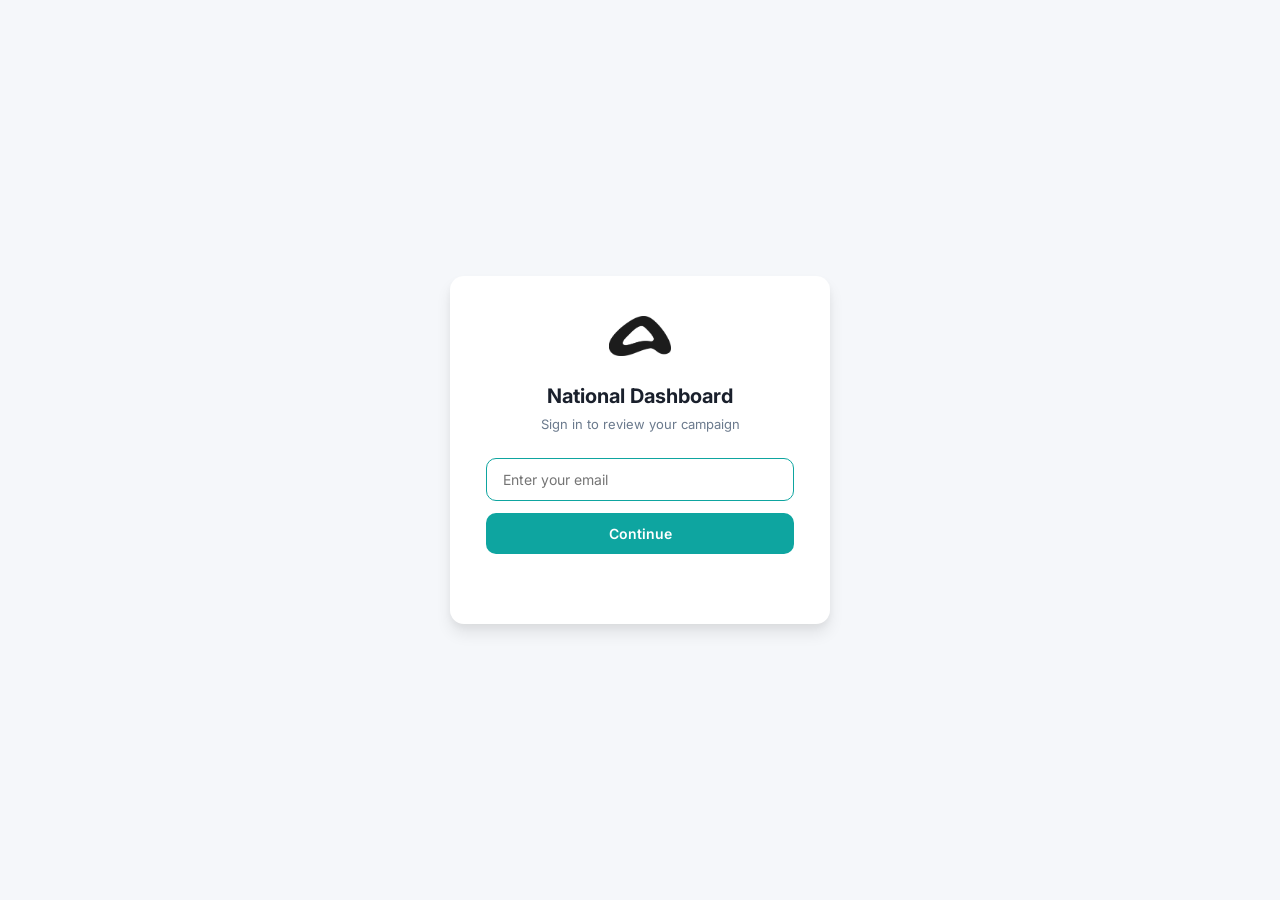
<file: national.html>
<!DOCTYPE html>
<html lang="en">
<head>
  <meta charset="UTF-8">
  <meta name="viewport" content="width=device-width, initial-scale=1.0">
  <title>Aptel National</title>

  <!-- Favicon -->
  <link rel="icon" type="image/png" href="references/logos/aptel-symbol-black.png" media="(prefers-color-scheme: light)">
  <link rel="icon" type="image/png" href="references/logos/aptel-symbol-white.png" media="(prefers-color-scheme: dark)">

  <!-- Fonts -->
  <link rel="preconnect" href="https://fonts.googleapis.com">
  <link rel="preconnect" href="https://fonts.gstatic.com" crossorigin>
  <link href="https://fonts.googleapis.com/css2?family=Inter:wght@400;500;600;700;800&display=swap" rel="stylesheet">

  <!-- Styles -->
  <link rel="stylesheet" href="css/national.css?v=68">
</head>
<body>

<!-- ═══════════════════════════════════════════════════════
     LOGIN SCREEN
     ═══════════════════════════════════════════════════════ -->
<div id="login-screen" class="login-screen" style="display:none">
  <div class="login-card">
    <div class="login-logo-wrap"><img src="references/logos/aptel-symbol-black.png" alt="Aptel"></div>
    <div class="login-step-title">National Dashboard</div>
    <div class="login-step-subtitle">Sign in to review your campaign</div>

    <div id="login-email-wrap">
      <input id="login-email" class="login-input" type="email" placeholder="Enter your email" autocomplete="email">
    </div>

    <div id="login-pin-wrap" style="display:none">
      <input id="login-pin" class="login-input login-pin-input" type="password" inputmode="numeric" pattern="[0-9]*" maxlength="6" placeholder="Enter your PIN" autocomplete="off">
    </div>

    <div id="login-pin-create-wrap" style="display:none">
      <input id="login-pin-new" class="login-input login-pin-input" type="password" inputmode="numeric" pattern="[0-9]*" maxlength="6" placeholder="Create a 4-6 digit PIN" autocomplete="off">
      <input id="login-pin-confirm" class="login-input login-pin-input" type="password" inputmode="numeric" pattern="[0-9]*" maxlength="6" placeholder="Confirm your PIN" autocomplete="off">
    </div>

    <button id="login-btn" class="login-btn">Continue</button>
    <div id="login-error" class="login-error"></div>
    <div id="login-back-link" style="display:none">&larr; Use a different email</div>
  </div>
</div>

<!-- ═══════════════════════════════════════════════════════
     LOADING SCREEN
     ═══════════════════════════════════════════════════════ -->
<div id="loading-screen" style="display:none">
  <img src="references/logos/aptel-full-black.png" alt="Aptel" style="height:40px;width:auto;opacity:0.85">
  <div class="loading-spinner"></div>
  <div id="loading-text" style="font-size:13px;font-weight:600;letter-spacing:1px;text-transform:uppercase;color:#708090">Loading campaign data...</div>
</div>

<!-- ═══════════════════════════════════════════════════════
     MAIN DASHBOARD
     ═══════════════════════════════════════════════════════ -->
<div id="dashboard" class="dashboard-layout" style="display:none">

  <!-- TOP BAR -->
  <header class="top-bar">
    <div class="top-bar-left">
      <img src="references/logos/aptel-full-black.png" alt="Aptel" class="top-bar-logo">
      <span class="top-bar-divider"></span>
      <span class="top-bar-title">National Dashboard</span>
    </div>
    <div class="top-bar-center">
      <div class="campaign-selector">
        <select id="campaign-select" onchange="NationalApp.switchCampaign(this.value)">
          <option value="att-b2b">AT&T B2B</option>
        </select>
      </div>
    </div>
    <div class="top-bar-right">
      <span id="user-name" class="top-bar-user">—</span>
      <button class="btn-logout" onclick="NationalApp.logout()">Sign Out</button>
    </div>
  </header>

  <!-- CAMPAIGN LANDING PAGE -->
  <section id="campaign-landing" class="campaign-landing">
    <div class="landing-header">
      <h1 class="landing-title">Campaigns</h1>
      <p class="landing-subtitle">Select a campaign to view owner coaching data</p>
    </div>
    <div id="campaign-cards" class="campaign-cards-grid"></div>
  </section>

  <!-- CAMPAIGN OVERVIEW -->
  <section class="campaign-overview" style="display:none">
    <div class="overview-header">
      <div class="overview-header-top">
        <div>
          <div style="display:flex;align-items:center;gap:10px">
            <button class="back-btn" onclick="NationalApp.backToLanding()" title="Back to campaigns">←</button>
            <h1 id="campaign-title">AT&T B2B Campaign</h1>
          </div>
          <p id="campaign-subtitle">Week-over-week owner review</p>
          <div class="overview-date" id="overview-date"></div>
        </div>
        <div class="overview-actions">
          <select id="import-weeks" class="import-weeks-select">
            <option value="1">Latest Week</option>
            <option value="4">Last 4 Weeks</option>
            <option value="6" selected>Last 6 Weeks</option>
            <option value="0">All History</option>
          </select>
          <button id="btn-import-recruiting" class="hc-submit-btn"
            onclick="NationalApp.importLatestRecruiting()">Refresh Data</button>
          <span id="import-status" class="import-status"></span>
        </div>
      </div>
    </div>

    <!-- CAMPAIGN-LEVEL KPI CARDS -->
    <div class="kpi-row" id="campaign-kpis">
      <div class="kpi-card">
        <div class="kpi-label">Active Headcount</div>
        <div class="kpi-value" id="kpi-headcount">—</div>
      </div>
      <div class="kpi-card">
        <div class="kpi-label">1st Rounds Booked</div>
        <div class="kpi-value" id="kpi-1st-booked">—</div>
      </div>
      <div class="kpi-card">
        <div class="kpi-label">New Starts Scheduled</div>
        <div class="kpi-value" id="kpi-starts">—</div>
      </div>
      <div class="kpi-card">
        <div class="kpi-label">Start Retention</div>
        <div class="kpi-value" id="kpi-retention">—</div>
      </div>
      <div class="kpi-card">
        <div class="kpi-label">Total Production</div>
        <div class="kpi-value" id="kpi-production">—</div>
      </div>
    </div>

  </section>

  <!-- OWNERS LIST -->
  <section class="owners-section">
    <div class="section-header">
      <h2>Owners</h2>
      <div class="section-actions">
        <input type="text" id="owner-search" class="search-input" placeholder="Search owners..." oninput="NationalApp.filterOwners(this.value)">
      </div>
    </div>

    <div id="owners-list" class="owners-grid">
      <!-- Populated dynamically -->
    </div>
  </section>

  <!-- OWNER DETAIL (shown when an owner card is clicked) -->
  <section id="owner-detail" class="owner-detail" style="display:none">
    <div class="detail-header">
      <button class="btn-back" onclick="NationalApp.closeOwnerDetail()">&larr; All Owners</button>
      <h2 id="detail-owner-name">—</h2>
      <span class="detail-badge" id="detail-owner-badge"></span>
    </div>

    <!-- TAB NAV -->
    <div class="detail-tabs">
      <button class="detail-tab active" data-tab="health" onclick="NationalApp.switchDetailTab('health')">Office Health</button>
      <button class="detail-tab" data-tab="recruiting" onclick="NationalApp.switchDetailTab('recruiting')">Recruiting</button>
      <button class="detail-tab" data-tab="sales" onclick="NationalApp.switchDetailTab('sales')">Sales</button>
      <button class="detail-tab" data-tab="audit" onclick="NationalApp.switchDetailTab('audit')">Online Presence</button>
    </div>

    <!-- HEALTH TAB (1-on-1 Coaching Flow) — 2-column: cards | trends -->
    <div id="tab-health" class="detail-tab-content">
      <div class="health-grid">
        <!-- LEFT COLUMN: Input / summary cards -->
        <div class="health-col-left">
          <div id="health-headcount" class="coaching-section"></div>
          <div id="health-production" class="coaching-section"></div>
          <div id="health-goals" class="coaching-section"></div>
        </div>
        <!-- RIGHT COLUMN: Trend charts + Notes -->
        <div class="health-col-right">
          <div id="health-hc-trend" class="coaching-section"></div>
          <div id="health-prod-trend" class="coaching-section"></div>
          <div id="health-notes" class="coaching-section"></div>
        </div>
      </div>
    </div>

    <!-- RECRUITING TAB -->
    <div id="tab-recruiting" class="detail-tab-content" style="display:none">
      <div id="owner-recruiting-table">
        <!-- Recruiting table matching Campaign Tracker Section 2 format -->
      </div>
      <div id="owner-recruiting-wow" class="coaching-section">
        <!-- Week-over-week raw recruiting data -->
      </div>
      <div id="recruiting-banner"></div>
      <div id="owner-indeed-costs" class="coaching-section">
        <!-- Indeed ad spend data from per-owner Drive spreadsheets -->
      </div>
    </div>

    <!-- SALES TAB -->
    <div id="tab-sales" class="detail-tab-content" style="display:none">
      <div class="sales-summary" id="sales-summary">
        <!-- Sales KPIs from Tableau data -->
      </div>
      <div class="sales-reps" id="sales-reps-table">
        <!-- Per-rep sales table (Section 3 of Campaign Tracker) -->
      </div>
    </div>

    <!-- AUDIT TAB -->
    <div id="tab-audit" class="detail-tab-content" style="display:none">
      <div class="audit-grades" id="audit-grades">
        <!-- Report card: Reviews, Website, Social Media, SEO grades -->
      </div>
      <div class="audit-details" id="audit-details">
        <!-- Detailed metrics from Performance Audit sheet -->
      </div>
    </div>
  </section>

</div>

<!-- ═══════════════════════════════════════════════════════
     SCRIPTS
     ═══════════════════════════════════════════════════════ -->
<script src="js/national-config.js?v=17"></script>
<script src="js/sheets-api.js?v=10"></script>
<script src="js/national-app.js?v=95"></script>

</body>
</html>
</file>
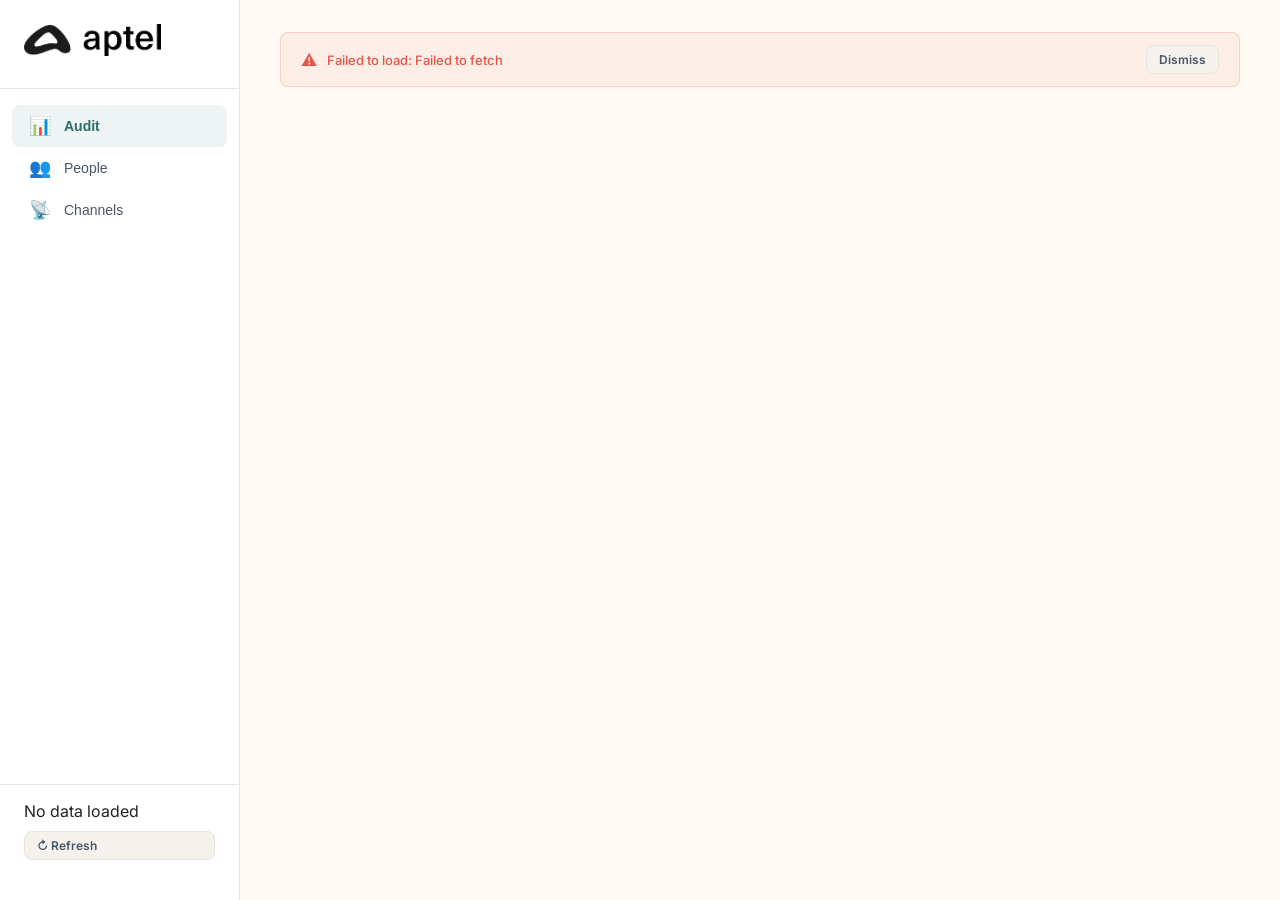
<file: slack.html>
<!DOCTYPE html>
<html lang="en">
<head>
  <meta charset="UTF-8">
  <meta name="viewport" content="width=device-width, initial-scale=1.0">
  <title>Aptel — Slack Channel Auditor</title>

  <!-- Favicon -->
  <link rel="icon" type="image/png" href="references/logos/aptel-symbol-black.png" media="(prefers-color-scheme: light)">
  <link rel="icon" type="image/png" href="references/logos/aptel-symbol-white.png" media="(prefers-color-scheme: dark)">

  <!-- Fonts -->
  <link rel="preconnect" href="https://fonts.googleapis.com">
  <link rel="preconnect" href="https://fonts.gstatic.com" crossorigin>
  <link href="https://fonts.googleapis.com/css2?family=Inter:wght@400;500;600;700;800&display=swap" rel="stylesheet">

  <!-- Styles -->
  <link rel="stylesheet" href="css/admin.css">
  <link rel="stylesheet" href="css/slack.css">
</head>
<body>

<!-- ═══════════════════════════════════════════════════════
     LOADING SCREEN
     ═══════════════════════════════════════════════════════ -->
<div id="loading-screen" style="display:none">
  <img src="references/logos/aptel-full-black.png" alt="Aptel" style="height:40px;width:auto;opacity:0.85">
  <div class="loading-spinner"></div>
  <div id="loading-text" style="font-size:13px;font-weight:600;letter-spacing:1px;text-transform:uppercase;color:#708090">Loading...</div>
</div>

<!-- ═══════════════════════════════════════════════════════
     LAYOUT
     ═══════════════════════════════════════════════════════ -->
<div class="admin-layout">

  <!-- SIDEBAR -->
  <aside class="admin-sidebar">
    <div class="sidebar-logo">
      <img src="references/logos/aptel-full-black.png" alt="Aptel">
    </div>

    <nav class="sidebar-nav">
      <button class="sidebar-link active" data-page="audit" onclick="SlackApp.navTo('audit')">
        <span class="icon">📊</span> Audit
      </button>
      <button class="sidebar-link" data-page="people" onclick="SlackApp.navTo('people')">
        <span class="icon">👥</span> People
      </button>
      <button class="sidebar-link" data-page="channels" onclick="SlackApp.navTo('channels')">
        <span class="icon">📡</span> Channels
      </button>
    </nav>

    <div class="sidebar-footer">
      <span id="status-pill" class="status-pill">
        <span class="dot"></span>
        <span id="status-text">No data loaded</span>
      </span>
      <button class="btn btn-sm btn-secondary" style="margin-top:10px;width:100%" onclick="SlackApp.refresh()" id="refresh-btn">↻ Refresh</button>
    </div>
  </aside>

  <!-- MAIN CONTENT -->
  <main class="admin-main">

    <!-- Error banner (hidden by default) -->
    <div id="error-banner" class="error-banner" style="display:none">
      <span class="icon">⚠️</span>
      <span class="msg" id="error-msg"></span>
      <button class="btn btn-sm btn-secondary" onclick="SlackApp.dismissError()">Dismiss</button>
    </div>

    <!-- ═══════════════════════════════════════════
         PAGE: AUDIT
         ═══════════════════════════════════════════ -->
    <div id="page-audit">

      <!-- Excel info bar -->
      <div id="excel-info" class="excel-info-bar" style="display:none">
        <span class="icon">📊</span>
        <span class="info-text" id="excel-info-text"></span>
      </div>

      <!-- Summary cards -->
      <div id="summary-section" class="summary-cards" style="display:none"></div>

      <!-- Toolbar -->
      <div id="toolbar" class="slack-toolbar" style="display:none">
        <div class="slack-toolbar-left">
          <div class="filter-tabs" id="filter-tabs">
            <button class="filter-tab active" data-filter="all" onclick="SlackApp.setFilter('all')">
              All <span class="filter-count" id="count-all">0</span>
            </button>
            <button class="filter-tab" data-filter="mismatches" onclick="SlackApp.setFilter('mismatches')">
              Mismatches <span class="filter-count" id="count-mismatches">0</span>
            </button>
            <button class="filter-tab" data-filter="ok" onclick="SlackApp.setFilter('ok')">
              OK <span class="filter-count" id="count-ok">0</span>
            </button>
            <button class="filter-tab" data-filter="not-found" onclick="SlackApp.setFilter('not-found')">
              Not in Slack <span class="filter-count" id="count-not-found">0</span>
            </button>
          </div>
        </div>
        <div class="slack-toolbar-right">
          <input type="text" class="search-input" id="search-input" placeholder="Search people..." oninput="SlackApp.setSearch(this.value)">
        </div>
      </div>

      <!-- Table container -->
      <div id="table-container"></div>

      <!-- Empty state -->
      <div id="empty-state" class="empty-state" style="display:none">
        <div class="empty-state-icon">⚠️</div>
        <div class="empty-state-title">Could not load configuration</div>
        <div class="empty-state-text">
          The Google Sheet data could not be loaded. Make sure the Apps Script is deployed and the Worker has the correct URL.
        </div>
      </div>

    </div>

    <!-- ═══════════════════════════════════════════
         PAGE: PEOPLE
         ═══════════════════════════════════════════ -->
    <div id="page-people" style="display:none">

      <div class="page-header">
        <h1>People</h1>
        <p id="people-subtitle">Manage team members and assign levels</p>
      </div>

      <div class="slack-toolbar">
        <div class="slack-toolbar-left">
          <input type="text" class="search-input" id="people-search" placeholder="Search people..." oninput="SlackApp.setPeopleSearch(this.value)">
        </div>
      </div>

      <div id="people-table-container"></div>

      <!-- Save bar (sticky bottom, hidden until changes) -->
      <div id="people-save-bar" class="save-bar" style="display:none">
        <span id="save-bar-text" class="save-bar-text">0 unsaved changes</span>
        <button class="btn btn-primary" onclick="SlackApp.savePeopleChanges()">Save Changes</button>
      </div>

    </div>

    <!-- ═══════════════════════════════════════════
         PAGE: CHANNELS
         ═══════════════════════════════════════════ -->
    <div id="page-channels" style="display:none">

      <div class="page-header">
        <h1>Channel Mappings</h1>
        <p>Define which channels each department and level should have access to</p>
      </div>

      <!-- Department → Channels -->
      <div class="settings-section">
        <div class="settings-section-title">Department Channels</div>
        <div class="settings-section-desc">Base channels everyone in a department gets added to automatically.</div>
        <div id="dept-mappings-container"></div>
        <div class="add-mapping-row" id="add-dept-row">
          <input type="text" class="mapping-input" id="add-dept-name" placeholder="Department name" list="dept-datalist">
          <datalist id="dept-datalist"></datalist>
          <input type="text" class="mapping-input" id="add-dept-channel" placeholder="channel-name" list="channel-datalist">
          <datalist id="channel-datalist"></datalist>
          <button class="btn btn-sm btn-primary" onclick="SlackApp.addDeptMapping()">+ Add</button>
        </div>
      </div>

      <!-- Department|Level → Channels -->
      <div class="settings-section">
        <div class="settings-section-title">Role Channels</div>
        <div class="settings-section-desc">Additional channels based on department + level combination (e.g., QC Managers get manager-specific channels).</div>
        <div id="role-mappings-container"></div>
        <div class="add-mapping-row" id="add-role-row">
          <input type="text" class="mapping-input" id="add-role-dept" placeholder="Department" list="dept-datalist">
          <select class="mapping-input" id="add-role-level">
            <option value="">Select level...</option>
          </select>
          <input type="text" class="mapping-input" id="add-role-channel" placeholder="channel-name" list="channel-datalist">
          <button class="btn btn-sm btn-primary" onclick="SlackApp.addRoleMapping()">+ Add</button>
        </div>
      </div>

      <!-- Setup Guide -->
      <div class="settings-section">
        <div class="settings-section-title">Adding a New Automated Channel</div>
        <div class="setup-instructions">
          <strong>How to set up a new channel for automatic management:</strong>
          <ol>
            <li>Create the channel in Slack (public or private)</li>
            <li>Invite the bot: type <code>/invite @Aptel Channel Auditor</code> in the channel</li>
            <li>Come back here and add the mapping above (Department or Role)</li>
            <li>The system will automatically add/remove people when their user group changes</li>
          </ol>
          <p style="margin-top:12px;color:var(--gray-500);font-size:12px;">
            <strong>Note:</strong> The bot can only manage channels it has been invited to. For private channels, you must manually invite the bot first.
          </p>
        </div>
      </div>

    </div>

  </main>
</div>

<!-- Toast notification -->
<div id="toast" class="toast" style="display:none"></div>

<!-- ═══════════════════════════════════════════════════════
     SCRIPTS
     ═══════════════════════════════════════════════════════ -->
<script src="js/slack-config.js"></script>
<script src="js/slack-render.js"></script>
<script src="js/slack-app.js"></script>

</body>
</html>
</file>
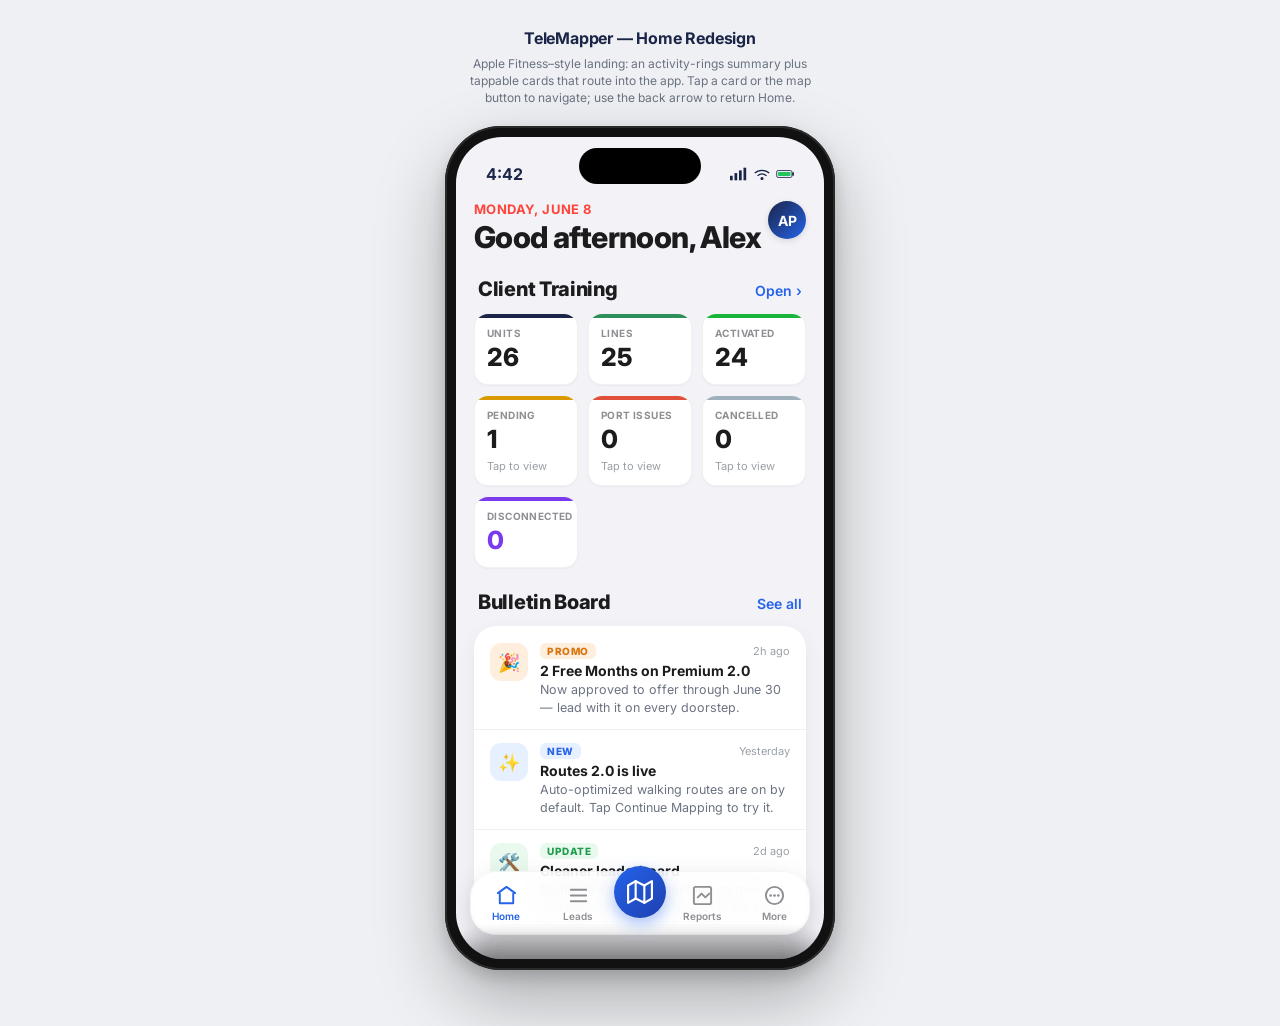
<file: telemapper-home-prototype.html>
<!DOCTYPE html>
<html lang="en">
<head>
  <meta charset="UTF-8">
  <meta name="viewport" content="width=device-width, initial-scale=1.0">
  <title>TeleMapper — Home Redesign Prototype</title>

  <link rel="preconnect" href="https://fonts.googleapis.com">
  <link rel="preconnect" href="https://fonts.gstatic.com" crossorigin>
  <link href="https://fonts.googleapis.com/css2?family=Inter:wght@400;500;600;700;800;900&display=swap" rel="stylesheet">

  <style>
    *, *::before, *::after { box-sizing: border-box; }
    html, body {
      margin: 0;
      padding: 0;
      font-family: 'Inter', -apple-system, BlinkMacSystemFont, sans-serif;
      background: #eef0f3;
      color: #1c1c1e;
      -webkit-font-smoothing: antialiased;
    }

    /* ───────────────────────────────────────────────
       PAGE LAYOUT
       ─────────────────────────────────────────────── */
    .page {
      min-height: 100vh;
      display: flex;
      flex-direction: column;
      align-items: center;
      padding: 28px 16px 56px;
      gap: 20px;
    }
    .page-title {
      font-size: 16px;
      font-weight: 700;
      color: #1a2547;
      letter-spacing: -.2px;
    }
    .page-sub {
      font-size: 12px;
      color: #6b7280;
      margin-top: -12px;
      text-align: center;
      max-width: 360px;
      line-height: 1.4;
    }

    /* ───────────────────────────────────────────────
       PHONE FRAME
       ─────────────────────────────────────────────── */
    .phone-frame {
      width: 390px;
      height: 844px;
      background: #111;
      border-radius: 56px;
      padding: 11px;
      position: relative;
      box-shadow:
        0 30px 70px rgba(0,0,0,.28),
        0 8px 16px rgba(0,0,0,.15),
        inset 0 0 0 2px #2a2a2a;
    }
    .phone-screen {
      width: 100%;
      height: 100%;
      background: #f2f2f7;
      border-radius: 46px;
      overflow: hidden;
      position: relative;
    }

    /* Status bar */
    .status-bar {
      position: absolute;
      top: 0; left: 0; right: 0;
      height: 56px;
      padding: 18px 30px 0;
      display: flex;
      align-items: center;
      justify-content: space-between;
      font-size: 16px;
      font-weight: 700;
      color: #1a2547;
      pointer-events: none;
      z-index: 40;
    }
    .status-bar .status-right { display: flex; align-items: center; gap: 5px; }
    .status-right svg { width: 18px; height: 14px; }

    /* Dynamic Island */
    .dynamic-island {
      position: absolute;
      top: 11px;
      left: 50%;
      transform: translateX(-50%);
      width: 122px;
      height: 36px;
      background: #000;
      border-radius: 20px;
      z-index: 50;
    }

    /* ───────────────────────────────────────────────
       SCREENS (stacked, fade/slide)
       ─────────────────────────────────────────────── */
    .screen {
      position: absolute;
      inset: 0;
      display: flex;
      flex-direction: column;
      opacity: 1;
      transition: opacity .28s ease, transform .28s ease;
    }
    .screen.hidden {
      opacity: 0;
      transform: translateX(18px);
      pointer-events: none;
    }

    /* ───────────────────────────────────────────────
       HOME SCREEN  (Apple Fitness "Summary" style)
       ─────────────────────────────────────────────── */
    .home-scroll {
      flex: 1;
      overflow-y: auto;
      padding: 64px 18px 96px;
      -webkit-overflow-scrolling: touch;
    }
    .home-scroll::-webkit-scrollbar { display: none; }

    /* Big header row */
    .home-header {
      display: flex;
      align-items: flex-start;
      justify-content: space-between;
      margin-bottom: 18px;
    }
    .home-date {
      font-size: 13px;
      font-weight: 700;
      color: #ff453a;
      text-transform: uppercase;
      letter-spacing: .4px;
    }
    .home-title {
      font-size: 30px;
      font-weight: 800;
      letter-spacing: -.6px;
      color: #1c1c1e;
      margin-top: 2px;
    }
    .home-avatar {
      width: 38px; height: 38px;
      border-radius: 50%;
      background: linear-gradient(135deg, #1a2547, #2563eb);
      color: #fff;
      display: flex; align-items: center; justify-content: center;
      font-size: 14px; font-weight: 700;
      flex-shrink: 0;
      box-shadow: 0 2px 6px rgba(0,0,0,.12);
      cursor: pointer;
    }

    /* Section heading */
    .section-head {
      display: flex;
      align-items: baseline;
      justify-content: space-between;
      margin: 22px 4px 12px;
    }
    .section-title {
      font-size: 20px;
      font-weight: 800;
      letter-spacing: -.3px;
    }
    .section-link {
      font-size: 14px;
      font-weight: 600;
      color: #2563eb;
      cursor: pointer;
    }

    /* Generic card */
    .card {
      background: #fff;
      border-radius: 22px;
      box-shadow: 0 1px 2px rgba(0,0,0,.04), 0 8px 22px rgba(0,0,0,.05);
    }

    /* ── Activity rings summary card ── */
    .rings-card {
      padding: 18px 18px;
      display: flex;
      align-items: center;
      gap: 16px;
    }
    .rings-wrap { flex-shrink: 0; }
    .rings-svg { transform: rotate(-90deg); }
    .ring-bg { fill: none; opacity: .18; }
    .ring-fg {
      fill: none;
      stroke-linecap: round;
      transition: stroke-dashoffset 1.1s cubic-bezier(.4,0,.2,1);
    }
    .rings-stats { flex: 1; display: flex; flex-direction: column; gap: 12px; }
    .ring-stat { line-height: 1.1; }
    .ring-stat .label {
      font-size: 12px;
      font-weight: 700;
      text-transform: uppercase;
      letter-spacing: .4px;
    }
    .ring-stat .value {
      font-size: 21px;
      font-weight: 800;
      letter-spacing: -.4px;
    }
    .ring-stat .value span { font-size: 13px; font-weight: 600; color: #8e8e93; }

    /* ── Big "Continue" card ── */
    .continue-card {
      margin-top: 14px;
      padding: 0;
      overflow: hidden;
      cursor: pointer;
      transition: transform .12s ease;
    }
    .continue-card:active { transform: scale(.985); }
    .continue-map {
      height: 132px;
      position: relative;
      background: #e9edf2;
      overflow: hidden;
    }
    .continue-map svg { display: block; }
    .continue-pin {
      position: absolute;
      top: 50%; left: 50%;
      width: 16px; height: 16px;
      background: #2563eb;
      border: 3px solid #fff;
      border-radius: 50%;
      box-shadow: 0 0 0 6px rgba(37,99,235,.18);
      transform: translate(-50%,-50%);
    }
    .continue-body {
      padding: 14px 18px 16px;
      display: flex;
      align-items: center;
      gap: 12px;
    }
    .continue-text { flex: 1; }
    .continue-text .t { font-size: 16px; font-weight: 800; letter-spacing: -.2px; }
    .continue-text .s { font-size: 13px; color: #8e8e93; margin-top: 2px; }
    .continue-go {
      width: 38px; height: 38px;
      border-radius: 50%;
      background: #2563eb;
      color: #fff;
      display: flex; align-items: center; justify-content: center;
      flex-shrink: 0;
    }
    .continue-go svg { width: 18px; height: 18px; }

    /* ── Nav card grid ── */
    .nav-grid {
      display: grid;
      grid-template-columns: 1fr 1fr;
      gap: 12px;
    }
    .nav-card {
      background: #fff;
      border-radius: 20px;
      padding: 16px;
      box-shadow: 0 1px 2px rgba(0,0,0,.04), 0 8px 22px rgba(0,0,0,.05);
      cursor: pointer;
      transition: transform .12s ease;
      display: flex;
      flex-direction: column;
      gap: 12px;
      min-height: 116px;
    }
    .nav-card:active { transform: scale(.97); }
    .nav-tile {
      width: 42px; height: 42px;
      border-radius: 12px;
      display: flex; align-items: center; justify-content: center;
      color: #fff;
    }
    .nav-tile svg { width: 23px; height: 23px; stroke: #fff; fill: none; }
    .nav-card .t { font-size: 16px; font-weight: 800; letter-spacing: -.2px; }
    .nav-card .s { font-size: 13px; color: #8e8e93; margin-top: -8px; }
    .nav-card .stat {
      margin-top: auto;
      font-size: 13px;
      font-weight: 700;
      color: #1c1c1e;
    }
    .nav-card .stat b { color: #2563eb; }

    /* Tile colors */
    .tile-leads   { background: linear-gradient(135deg,#0a84ff,#0066cc); }
    .tile-reports { background: linear-gradient(135deg,#bf5af2,#8e44e0); }
    .tile-terr    { background: linear-gradient(135deg,#34c759,#28a745); }
    .tile-notif   { background: linear-gradient(135deg,#ff9f0a,#ff7a00); }
    .tile-awards  { background: linear-gradient(135deg,#ff375f,#e0245e); }
    .tile-team    { background: linear-gradient(135deg,#5e5ce6,#3f3dd1); }
    .tile-sales   { background: linear-gradient(135deg,#f7b733,#e0890b); }
    .tile-checkin { background: linear-gradient(135deg,#14b8a6,#0d9488); }
    .tile-counter { background: linear-gradient(135deg,#7c3aed,#5b21b6); }

    /* Notif badge */
    .nav-tile { position: relative; }
    .tile-badge {
      position: absolute;
      top: -5px; right: -5px;
      min-width: 18px; height: 18px;
      padding: 0 4px;
      background: #ff3b30;
      color: #fff;
      border-radius: 9px;
      font-size: 11px;
      font-weight: 800;
      display: flex; align-items: center; justify-content: center;
      border: 2px solid #fff;
    }

    /* ───────────────────────────────────────────────
       MAP SCREEN
       ─────────────────────────────────────────────── */
    .map-screen { background: #f1f3f5; }
    .map-fill { position: absolute; inset: 0; }
    .map-back {
      position: absolute;
      top: 60px; left: 14px;
      width: 40px; height: 40px;
      background: #fff;
      border-radius: 50%;
      box-shadow: 0 2px 8px rgba(0,0,0,.14);
      display: flex; align-items: center; justify-content: center;
      z-index: 20;
      cursor: pointer;
      border: none;
    }
    .map-back svg { width: 22px; height: 22px; stroke: #1a2547; fill: none; }
    .map-controls {
      position: absolute;
      top: 60px;
      right: 12px;
      display: flex;
      flex-direction: column;
      gap: 8px;
      z-index: 10;
    }
    .map-ctrl-card {
      background: #fff;
      border-radius: 8px;
      box-shadow: 0 2px 6px rgba(0,0,0,.08);
      padding: 8px 12px;
      min-width: 64px;
      display: flex;
      flex-direction: column;
      align-items: center;
      gap: 2px;
      font-size: 11px;
      font-weight: 500;
      color: #2a2f36;
    }
    .map-ctrl-card svg { width: 22px; height: 22px; stroke: #2a2f36; fill: none; }
    .location-dot {
      position: absolute;
      top: 52%; left: 49%;
      width: 18px; height: 18px;
      background: #2563eb;
      border: 3px solid #fff;
      border-radius: 50%;
      box-shadow: 0 0 0 6px rgba(37,99,235,.15), 0 2px 6px rgba(0,0,0,.2);
      z-index: 5;
    }

    /* ───────────────────────────────────────────────
       BOTTOM NAV  (shared, floating pill)
       ─────────────────────────────────────────────── */
    .tab-bar {
      position: absolute;
      left: 14px; right: 14px;
      bottom: 24px;
      height: 64px;
      background: rgba(255,255,255,.86);
      backdrop-filter: saturate(180%) blur(20px);
      -webkit-backdrop-filter: saturate(180%) blur(20px);
      border-radius: 26px;
      display: flex;
      align-items: center;
      justify-content: space-around;
      z-index: 30;
      box-shadow: 0 8px 26px rgba(0,0,0,.12), inset 0 0 0 1px rgba(0,0,0,.04);
    }
    .tab-item {
      display: flex;
      flex-direction: column;
      align-items: center;
      gap: 3px;
      font-size: 10px;
      font-weight: 600;
      color: #8e8e93;
      cursor: pointer;
      padding: 6px 10px;
      flex: 1;
      transition: color .15s;
    }
    .tab-item svg { width: 23px; height: 23px; stroke: #8e8e93; fill: none; transition: stroke .15s; }
    .tab-item.active { color: #2563eb; }
    .tab-item.active svg { stroke: #2563eb; }
    .tab-center {
      width: 52px; height: 52px;
      border-radius: 50%;
      background: linear-gradient(135deg,#2563eb,#1e40af);
      display: flex; align-items: center; justify-content: center;
      box-shadow: 0 6px 16px rgba(37,99,235,.4);
      flex: 0 0 auto;
      margin-top: -22px;
      cursor: pointer;
    }
    .tab-center svg { width: 26px; height: 26px; stroke: #fff; fill: none; }

    .home-bottom-pad { height: 4px; }

    /* ───────────────────────────────────────────────
       CLIENT SNAPSHOT STAT BOARD  (home + detail)
       ─────────────────────────────────────────────── */
    .stat-board {
      display: grid;
      grid-template-columns: 1fr 1fr 1fr;
      gap: 10px;
      cursor: pointer;
    }
    .stat-tile {
      position: relative;
      background: #fff;
      border-radius: 14px;
      padding: 13px 12px 12px;
      border: 1px solid rgba(0,0,0,.05);
      box-shadow: 0 1px 2px rgba(0,0,0,.04);
      overflow: hidden;
    }
    .stat-tile::before {
      content: '';
      position: absolute;
      top: 0; left: 0; right: 0;
      height: 4px;
      background: var(--accent, #1a2547);
    }
    .st-label {
      font-size: 10px;
      font-weight: 700;
      text-transform: uppercase;
      letter-spacing: .4px;
      color: #8e8e93;
    }
    .st-num {
      font-size: 25px;
      font-weight: 800;
      letter-spacing: -.5px;
      color: #1c1c1e;
      margin-top: 3px;
    }
    .st-num.accent { color: var(--accent); }
    .st-tap { font-size: 11px; color: #9aa0a6; margin-top: 5px; }

    /* ───────────────────────────────────────────────
       BULLETIN BOARD
       ─────────────────────────────────────────────── */
    .bulletin { padding: 4px 0; }
    .bull-item {
      display: flex;
      gap: 12px;
      padding: 13px 16px;
      align-items: flex-start;
      cursor: pointer;
      transition: background .12s;
    }
    .bull-item:active { background: #f5f6f8; }
    .bull-item + .bull-item { border-top: 1px solid #f0f0f2; }
    .bull-icon {
      width: 38px; height: 38px;
      border-radius: 11px;
      flex-shrink: 0;
      display: flex; align-items: center; justify-content: center;
      font-size: 18px;
    }
    .bull-main { flex: 1; min-width: 0; }
    .bull-tagrow { display: flex; align-items: center; gap: 8px; margin-bottom: 3px; }
    .bull-tag {
      font-size: 10px;
      font-weight: 800;
      text-transform: uppercase;
      letter-spacing: .5px;
      padding: 2px 7px;
      border-radius: 6px;
    }
    .tag-new    { background: #e7f0ff; color: #2563eb; }
    .tag-promo  { background: #fdeede; color: #d9730d; }
    .tag-update { background: #e9f9ee; color: #1f9d4d; }
    .bull-time { font-size: 11px; color: #9aa0a6; margin-left: auto; }
    .bull-title { font-size: 14px; font-weight: 700; color: #1c1c1e; }
    .bull-desc { font-size: 12.5px; color: #6b7280; margin-top: 2px; line-height: 1.4; }

    /* ───────────────────────────────────────────────
       CLIENT DETAIL SCREEN
       ─────────────────────────────────────────────── */
    .client-topbar {
      position: relative;
      flex-shrink: 0;
      height: 92px;
      background: #fff;
      box-shadow: 0 1px 0 rgba(0,0,0,.06);
      z-index: 5;
    }
    .ct-title {
      position: absolute;
      bottom: 14px; left: 0; right: 0;
      text-align: center;
      font-size: 17px; font-weight: 800; color: #1c1c1e; letter-spacing: -.2px;
      pointer-events: none;   /* full-width label must not intercept the back/menu taps */
    }
    .ct-back, .ct-menu {
      position: absolute;
      top: 52px;
      z-index: 2;
      width: 34px; height: 34px;
      background: transparent;
      border: none;
      cursor: pointer;
      display: flex; align-items: center; justify-content: center;
      color: #1a2547;
    }
    .ct-back { left: 12px; }
    .ct-menu { right: 12px; }
    .ct-back svg, .ct-menu svg { width: 22px; height: 22px; stroke: currentColor; fill: none; }

    .client-scroll {
      flex: 1;
      overflow-y: auto;
      padding: 16px 18px 96px;
      -webkit-overflow-scrolling: touch;
    }
    .client-scroll::-webkit-scrollbar { display: none; }

    .identity { display: flex; align-items: center; gap: 13px; padding: 14px; }
    .id-avatar {
      width: 48px; height: 48px;
      border-radius: 13px;
      background: #4f9d69;
      color: #fff;
      font-size: 17px; font-weight: 800;
      display: flex; align-items: center; justify-content: center;
      flex-shrink: 0;
    }
    .id-main { flex: 1; min-width: 0; }
    .id-name { font-size: 17px; font-weight: 800; letter-spacing: -.2px; }
    .id-co {
      font-size: 12.5px; color: #8e8e93; margin-top: 2px;
      white-space: nowrap; overflow: hidden; text-overflow: ellipsis;
    }
    .id-rate {
      display: flex; align-items: center; gap: 7px;
      border: 1px solid #e2e5ea;
      border-radius: 999px;
      padding: 5px 10px;
      flex-shrink: 0;
      font-size: 13px;
    }
    .id-rate .sep { width: 1px; height: 16px; background: #e2e5ea; }
    .id-rate .q { font-size: 12px; font-weight: 600; color: #6b7280; }
    .id-rate .emoji { cursor: pointer; }

    .refreshed-pill {
      display: inline-flex;
      align-items: center;
      gap: 7px;
      background: #eef1f4;
      color: #5b6470;
      font-size: 12px;
      font-weight: 600;
      padding: 7px 12px;
      border-radius: 999px;
      margin: 10px 0 16px;
    }
    .refreshed-pill .dot { width: 8px; height: 8px; border-radius: 50%; background: #34c759; }

    .week-section-title {
      font-size: 13px;
      font-weight: 800;
      text-transform: uppercase;
      letter-spacing: .6px;
      color: #8e8e93;
      margin: 22px 4px 12px;
    }
    .week-card { padding: 16px; margin-bottom: 12px; }
    .week-head {
      display: flex; align-items: center; justify-content: space-between;
      margin-bottom: 14px;
    }
    .week-range { font-size: 16px; font-weight: 800; letter-spacing: -.2px; display: flex; align-items: center; gap: 8px; }
    .week-tag {
      font-size: 10px; font-weight: 800; text-transform: uppercase; letter-spacing: .5px;
      background: #e9f9ee; color: #1f9d4d;
      padding: 2px 8px; border-radius: 6px;
    }
    .week-units { font-size: 15px; font-weight: 800; color: #1c1c1e; }
    .week-bars { display: grid; grid-template-columns: repeat(7,1fr); gap: 4px; }
    .day { display: flex; flex-direction: column; align-items: center; gap: 6px; }
    .day.has-units { cursor: pointer; }
    .d-label { font-size: 10px; font-weight: 700; color: #9aa0a6; letter-spacing: .3px; }
    .bar-area { height: 56px; width: 100%; display: flex; align-items: flex-end; justify-content: center; }
    .bar { width: 18px; border-radius: 5px; background: #1a2547; }
    .bar.zero { height: 3px; width: 16px; background: #dfe3e8; border-radius: 2px; }
    .bar.cur { background: #34c759; }
    .d-val { font-size: 12px; font-weight: 800; color: #1c1c1e; }
    .d-val.muted { color: #c4c9cf; font-weight: 600; }
    .d-date { font-size: 10px; color: #9aa0a6; }
    .day.sun .d-label, .day.sun .d-date { color: #34c759; }

    /* ── Order detail bottom sheet ── */
    .order-sheet { position: absolute; inset: 0; z-index: 60; }
    .order-sheet.hidden { pointer-events: none; }
    .sheet-scrim {
      position: absolute; inset: 0;
      background: rgba(20,28,46,.42);
      opacity: 1; transition: opacity .28s ease;
    }
    .order-sheet.hidden .sheet-scrim { opacity: 0; }
    .sheet-panel {
      position: absolute;
      left: 0; right: 0; bottom: 0;
      height: 72%;
      background: #fff;
      border-radius: 22px 22px 0 0;
      display: flex;
      flex-direction: column;
      transform: translateY(0);
      transition: transform .3s cubic-bezier(.32,.72,.27,.99);
      box-shadow: 0 -10px 30px rgba(0,0,0,.2);
    }
    .order-sheet.hidden .sheet-panel { transform: translateY(100%); }
    .sheet-grab { width: 36px; height: 5px; background: #d3d7dd; border-radius: 3px; margin: 9px auto 0; }
    .sheet-title { padding: 12px 20px 14px; border-bottom: 1px solid #f0f0f2; }
    .sheet-title .d { font-size: 20px; font-weight: 800; letter-spacing: -.3px; }
    .sheet-title .r { font-size: 13px; color: #8e8e93; margin-top: 2px; }
    .sheet-list { flex: 1; overflow-y: auto; padding: 14px 16px 8px; display: flex; flex-direction: column; gap: 12px; }
    .order-card { border: 1px solid #e8eaee; border-radius: 14px; padding: 14px; background: #fbfcfd; }
    .oc-top { display: flex; align-items: flex-start; justify-content: space-between; margin-bottom: 12px; }
    .oc-spm { font-size: 13px; font-weight: 700; color: #5b6470; }
    .oc-spe { font-size: 16px; font-weight: 800; color: #1a2547; letter-spacing: -.2px; display: block; margin-top: 1px; }
    .oc-status {
      font-size: 11px; font-weight: 800; text-transform: uppercase; letter-spacing: .4px;
      color: #1f9d4d; border: 1px solid #b7e6c6; border-radius: 999px; padding: 3px 10px;
      flex-shrink: 0;
    }
    .oc-grid { display: grid; grid-template-columns: 1fr 1fr; gap: 12px 10px; }
    .oc-l { font-size: 10px; font-weight: 700; text-transform: uppercase; letter-spacing: .4px; color: #9aa0a6; }
    .oc-v { font-size: 13.5px; font-weight: 600; color: #2a2f36; margin-top: 2px; }
    .sheet-foot { padding: 10px 16px 18px; display: flex; justify-content: flex-end; }
    .sheet-close {
      background: #eef1f4; color: #1a2547;
      border: none; border-radius: 12px;
      padding: 12px 22px; font-size: 15px; font-weight: 700;
      font-family: inherit; cursor: pointer;
    }
    .sheet-close:active { background: #e2e6eb; }

    /* ───────────────────────────────────────────────
       TODAY — FUNNEL DETAIL
       ─────────────────────────────────────────────── */
    .today-date {
      font-size: 13px; font-weight: 700; color: #ff453a;
      text-transform: uppercase; letter-spacing: .4px;
      margin: 2px 2px 14px;
    }
    .funnel { padding: 6px 16px 14px; }
    .fn-row { padding: 13px 0; }
    .fn-row + .fn-row { border-top: 1px solid #f2f2f4; }
    .fn-top { display: flex; align-items: flex-start; justify-content: space-between; margin-bottom: 8px; }
    .fn-name { font-size: 14px; font-weight: 700; color: #1c1c1e; }
    .fn-desc { font-size: 11px; font-weight: 500; color: #9aa0a6; margin-top: 2px; max-width: 230px; line-height: 1.35; }
    .fn-count { font-size: 19px; font-weight: 800; letter-spacing: -.3px; flex-shrink: 0; margin-left: 10px; }
    .fn-bar { height: 10px; border-radius: 6px; background: #eef0f3; overflow: hidden; }
    .fn-fill { height: 100%; border-radius: 6px; }
    .fn-conv { font-size: 11px; color: #9aa0a6; margin-top: 6px; }
    .fn-conv b { color: #5b6470; font-weight: 700; }

    .attempts { padding: 16px; }
    .att-big { display: flex; align-items: baseline; gap: 8px; margin-bottom: 3px; }
    .att-num { font-size: 38px; font-weight: 800; letter-spacing: -1px; color: #1c1c1e; }
    .att-unit { font-size: 14px; font-weight: 600; color: #8e8e93; }
    .att-sub { font-size: 12.5px; color: #6b7280; margin-bottom: 14px; line-height: 1.4; }
    .att-row { display: flex; align-items: center; gap: 10px; margin-top: 10px; }
    .att-label { font-size: 12px; font-weight: 700; color: #5b6470; width: 76px; flex-shrink: 0; }
    .att-track { flex: 1; height: 22px; background: #f2f3f5; border-radius: 7px; overflow: hidden; }
    .att-fill { height: 100%; border-radius: 7px; background: linear-gradient(90deg,#2563eb,#1e40af); }
    .att-val { font-size: 12px; font-weight: 800; color: #1c1c1e; width: 64px; flex-shrink: 0; text-align: right; }

    /* ───────────────────────────────────────────────
       LEADS — BATCH PICKER SHEET
       ─────────────────────────────────────────────── */
    .batch-card {
      display: flex; align-items: center; gap: 13px;
      border: 1px solid #e8eaee; border-radius: 14px;
      padding: 14px; background: #fff; cursor: pointer;
      transition: transform .12s, border-color .12s;
    }
    .batch-card:active { transform: scale(.985); border-color: #2563eb; }
    .batch-icon {
      width: 42px; height: 42px; border-radius: 12px; flex-shrink: 0;
      display: flex; align-items: center; justify-content: center;
      background: linear-gradient(135deg,#2563eb,#1e40af);
    }
    .batch-icon svg { width: 22px; height: 22px; stroke: #fff; fill: none; }
    .batch-main { flex: 1; min-width: 0; }
    .batch-namerow { display: flex; align-items: center; gap: 8px; }
    .batch-name { font-size: 15px; font-weight: 800; letter-spacing: -.2px; }
    .batch-meta { font-size: 12px; color: #8e8e93; margin-top: 2px; }
    .batch-prog { margin-top: 8px; height: 5px; background: #eef0f3; border-radius: 3px; overflow: hidden; }
    .batch-prog span { display: block; height: 100%; background: #34c759; border-radius: 3px; }
    .batch-done {
      font-size: 10px; font-weight: 800; text-transform: uppercase; letter-spacing: .4px;
      color: #1f9d4d; background: #e9f9ee; padding: 2px 7px; border-radius: 6px;
    }
    .batch-go { color: #c4c9cf; flex-shrink: 0; }
    .batch-go svg { width: 20px; height: 20px; stroke: currentColor; fill: none; }

    /* Map "viewing batch" banner */
    .map-banner {
      position: absolute;
      bottom: 104px; left: 14px; right: 14px;
      background: rgba(255,255,255,.96);
      backdrop-filter: saturate(180%) blur(10px);
      -webkit-backdrop-filter: saturate(180%) blur(10px);
      border-radius: 14px;
      box-shadow: 0 6px 18px rgba(0,0,0,.14);
      padding: 11px 14px;
      display: flex; align-items: center; gap: 9px;
      z-index: 18;
      font-size: 13px; font-weight: 700; color: #1a2547;
    }
    .map-banner.hidden { display: none; }
    .map-banner .mb-dot { width: 9px; height: 9px; border-radius: 50%; background: #2563eb; flex-shrink: 0; }
    .map-banner .mb-text { flex: 1; min-width: 0; white-space: nowrap; overflow: hidden; text-overflow: ellipsis; }
    .map-banner .mb-x {
      color: #9aa0a6; cursor: pointer; flex-shrink: 0;
      width: 22px; height: 22px; display: flex; align-items: center; justify-content: center;
    }
    .map-banner .mb-x svg { width: 16px; height: 16px; stroke: currentColor; fill: none; }

    /* ───────────────────────────────────────────────
       SALES BOARD (office leaderboard) SHEET
       ─────────────────────────────────────────────── */
    .lb-row { display: flex; align-items: center; gap: 12px; padding: 11px 8px; border-radius: 12px; }
    .lb-row + .lb-row { border-top: 1px solid #f2f2f4; }
    .lb-row.you { background: #eef4ff; }
    .lb-row.you + .lb-row { border-top-color: transparent; }
    .lb-rank { width: 22px; text-align: center; font-size: 15px; font-weight: 800; color: #b8bec6; flex-shrink: 0; }
    .lb-rank.g1 { color: #f7b733; }
    .lb-rank.g2 { color: #9aa6b2; }
    .lb-rank.g3 { color: #cd7f4d; }
    .lb-avatar {
      width: 38px; height: 38px; border-radius: 50%;
      background: #e7ecf3; color: #1a2547;
      font-size: 13px; font-weight: 800;
      display: flex; align-items: center; justify-content: center; flex-shrink: 0;
    }
    .lb-row.you .lb-avatar { background: #2563eb; color: #fff; }
    .lb-main { flex: 1; min-width: 0; }
    .lb-name { font-size: 14px; font-weight: 700; color: #1c1c1e; }
    .lb-sub { font-size: 12px; color: #8e8e93; margin-top: 1px; }
    .lb-num { text-align: right; flex-shrink: 0; }
    .lb-num .n { font-size: 17px; font-weight: 800; color: #1c1c1e; }
    .lb-num .u { font-size: 11px; color: #8e8e93; }

    /* Check-in confirmed state */
    .nav-card.checked .tile-checkin { background: linear-gradient(135deg,#34c759,#1f9d4d); }
    #checkin-stat.done { color: #1f9d4d; font-weight: 800; }

    /* ───────────────────────────────────────────────
       MY TEAM (manage reps) SHEET
       ─────────────────────────────────────────────── */
    .tm-row { display: flex; align-items: center; gap: 12px; padding: 12px 8px; border-radius: 12px; cursor: pointer; }
    .tm-row + .tm-row { border-top: 1px solid #f2f2f4; }
    .tm-row:active { background: #f5f6f8; }
    .tm-main { flex: 1; min-width: 0; }
    .tm-name { font-size: 14px; font-weight: 700; color: #1c1c1e; }
    .tm-sub { font-size: 12px; color: #8e8e93; margin-top: 1px; }
    .tm-pill {
      font-size: 10px; font-weight: 800; text-transform: uppercase; letter-spacing: .4px;
      padding: 3px 8px; border-radius: 999px; flex-shrink: 0;
    }
    .pill-on    { background: #e9f9ee; color: #1f9d4d; }
    .pill-train { background: #fdf2e0; color: #d9870d; }
    .pill-off   { background: #eef0f3; color: #8e98a4; }
    .tm-go { color: #c4c9cf; flex-shrink: 0; display: flex; }
    .tm-go svg { width: 20px; height: 20px; stroke: currentColor; fill: none; }
    .sheet-add {
      background: #2563eb; color: #fff; border: none; border-radius: 12px;
      padding: 12px 18px; font-size: 15px; font-weight: 700; font-family: inherit; cursor: pointer;
      display: inline-flex; align-items: center; gap: 6px;
    }
    .sheet-add:active { background: #1e40af; }
    .sheet-add svg { width: 18px; height: 18px; stroke: #fff; fill: none; }

    /* ───────────────────────────────────────────────
       COUNTER  (tally clicker)
       ─────────────────────────────────────────────── */
    .counter-card { padding: 4px 16px 10px; }
    .cc-row { padding: 15px 0; }
    .cc-row + .cc-row { border-top: 1px solid #f2f2f4; }
    .cc-head { display: flex; align-items: flex-start; justify-content: space-between; }
    .cc-name { font-size: 15px; font-weight: 800; color: #1c1c1e; letter-spacing: -.2px; }
    .cc-desc { font-size: 11px; font-weight: 500; color: #9aa0a6; margin-top: 2px; max-width: 215px; line-height: 1.35; }
    .cc-count { font-size: 27px; font-weight: 800; letter-spacing: -.6px; flex-shrink: 0; margin-left: 10px; transition: transform .12s ease; }
    .cc-count.bump { transform: scale(1.2); }
    .cc-bar { height: 10px; border-radius: 6px; background: #eef0f3; overflow: hidden; margin-top: 11px; }
    .cc-fill { height: 100%; border-radius: 6px; transition: width .25s ease; }
    .cc-foot { display: flex; align-items: center; justify-content: space-between; margin-top: 10px; gap: 10px; min-height: 36px; }
    .cc-conv { font-size: 11px; color: #9aa0a6; }
    .cc-conv b { color: #5b6470; font-weight: 700; }
    .cc-controls { display: flex; align-items: center; gap: 8px; flex-shrink: 0; margin-left: auto; }
    .cc-btn {
      width: 36px; height: 36px; border-radius: 50%; border: none;
      font-size: 22px; font-weight: 700; line-height: 1; cursor: pointer;
      display: flex; align-items: center; justify-content: center;
      transition: transform .1s ease;
    }
    .cc-btn:active { transform: scale(.9); }
    .cc-minus { background: #eef0f3; color: #5b6470; }
    .cc-plus { color: #fff; }

    /* ───────────────────────────────────────────────
       DAY PACE (goal vs. time of day)
       ─────────────────────────────────────────────── */
    .pace-card { padding: 16px; }
    .day-timeline { margin-bottom: 10px; }
    .dt-labels { display: flex; justify-content: space-between; font-size: 11px; font-weight: 700; color: #8e8e93; margin-bottom: 8px; }
    .dt-labels #dt-left { color: #2563eb; }
    .dt-track { position: relative; height: 8px; background: #eef0f3; border-radius: 5px; }
    .dt-fill { position: absolute; left: 0; top: 0; bottom: 0; background: #cdd7e6; border-radius: 5px; }
    .dt-now { position: absolute; top: -4px; width: 3px; height: 16px; background: #1a2547; border-radius: 2px; transform: translateX(-50%); }
    .pace-note { font-size: 11.5px; color: #9aa0a6; line-height: 1.4; margin-bottom: 4px; }
    .pace-row { padding: 14px 0 4px; }
    .pace-row + .pace-row { border-top: 1px solid #f2f2f4; }
    .pace-top { display: flex; align-items: baseline; justify-content: space-between; margin-bottom: 9px; }
    .pace-name { font-size: 14px; font-weight: 700; color: #1c1c1e; }
    .pace-vals { font-size: 13px; font-weight: 700; color: #5b6470; }
    .pace-track { position: relative; height: 12px; background: #eef0f3; border-radius: 6px; }
    .pace-fill { position: absolute; left: 0; top: 0; bottom: 0; border-radius: 6px; transition: width .8s ease; }
    .pace-marker { position: absolute; top: -4px; width: 2.5px; height: 20px; background: #1a2547; border-radius: 2px; transform: translateX(-50%); }
    .pace-status { font-size: 12px; font-weight: 700; margin-top: 10px; }
  </style>
</head>
<body>

<div class="page">

  <div class="page-title">TeleMapper — Home Redesign</div>
  <div class="page-sub">Apple Fitness–style landing: an activity-rings summary plus tappable cards that route into the app. Tap a card or the map button to navigate; use the back arrow to return Home.</div>

  <!-- ────── PHONE FRAME ────── -->
  <div class="phone-frame">
    <div class="phone-screen">

      <div class="dynamic-island"></div>

      <!-- Status bar -->
      <div class="status-bar">
        <div class="status-time">4:42</div>
        <div class="status-right">
          <svg viewBox="0 0 20 14" fill="currentColor"><rect x="0" y="9" width="3" height="5"/><rect x="5" y="6" width="3" height="8"/><rect x="10" y="3" width="3" height="11"/><rect x="15" y="0" width="3" height="14"/></svg>
          <svg viewBox="0 0 20 14" fill="none" stroke="currentColor" stroke-width="1.5"><path d="M2 6c4-4 12-4 16 0"/><path d="M5 9c3-2.5 7-2.5 10 0"/><circle cx="10" cy="12" r="1" fill="currentColor"/></svg>
          <svg viewBox="0 0 26 14" fill="none" stroke="currentColor" stroke-width="1.2"><rect x="1" y="2" width="22" height="10" rx="2"/><rect x="3" y="4" width="18" height="6" rx="1" fill="#22c55e" stroke="none"/><rect x="24" y="5" width="1.5" height="4" rx=".5" fill="currentColor"/></svg>
        </div>
      </div>

      <!-- ════════ HOME SCREEN ════════ -->
      <div class="screen home-screen" data-screen="home">
        <div class="home-scroll">

          <!-- Header -->
          <div class="home-header">
            <div>
              <div class="home-date">Monday, June 8</div>
              <div class="home-title">Good afternoon, Alex</div>
            </div>
            <div class="home-avatar">AP</div>
          </div>

          <!-- Client Training snapshot → opens detail -->
          <div class="section-head">
            <div class="section-title">Client Training</div>
            <div class="section-link" data-go="client">Open ›</div>
          </div>
          <div class="stat-board" data-go="client">
            <div class="stat-tile" style="--accent:#1a2547"><div class="st-label">Units</div><div class="st-num">26</div></div>
            <div class="stat-tile" style="--accent:#2f8f5b"><div class="st-label">Lines</div><div class="st-num">25</div></div>
            <div class="stat-tile" style="--accent:#19b53a"><div class="st-label">Activated</div><div class="st-num">24</div></div>
            <div class="stat-tile" style="--accent:#d99a00"><div class="st-label">Pending</div><div class="st-num">1</div><div class="st-tap">Tap to view</div></div>
            <div class="stat-tile" style="--accent:#e0503a"><div class="st-label">Port Issues</div><div class="st-num">0</div><div class="st-tap">Tap to view</div></div>
            <div class="stat-tile" style="--accent:#9fb0bd"><div class="st-label">Cancelled</div><div class="st-num">0</div><div class="st-tap">Tap to view</div></div>
            <div class="stat-tile" style="--accent:#7c3aed"><div class="st-label">Disconnected</div><div class="st-num accent">0</div></div>
          </div>

          <!-- Bulletin board -->
          <div class="section-head">
            <div class="section-title">Bulletin Board</div>
            <div class="section-link">See all</div>
          </div>
          <div class="card bulletin">
            <div class="bull-item">
              <div class="bull-icon" style="background:#fdeede">🎉</div>
              <div class="bull-main">
                <div class="bull-tagrow"><span class="bull-tag tag-promo">Promo</span><span class="bull-time">2h ago</span></div>
                <div class="bull-title">2 Free Months on Premium 2.0</div>
                <div class="bull-desc">Now approved to offer through June 30 — lead with it on every doorstep.</div>
              </div>
            </div>
            <div class="bull-item">
              <div class="bull-icon" style="background:#e7f0ff">✨</div>
              <div class="bull-main">
                <div class="bull-tagrow"><span class="bull-tag tag-new">New</span><span class="bull-time">Yesterday</span></div>
                <div class="bull-title">Routes 2.0 is live</div>
                <div class="bull-desc">Auto-optimized walking routes are on by default. Tap Continue Mapping to try it.</div>
              </div>
            </div>
            <div class="bull-item">
              <div class="bull-icon" style="background:#e9f9ee">🛠️</div>
              <div class="bull-main">
                <div class="bull-tagrow"><span class="bull-tag tag-update">Update</span><span class="bull-time">2d ago</span></div>
                <div class="bull-title">Cleaner leaderboard</div>
                <div class="bull-desc">Duplicate sales no longer inflate team rankings — standings are accurate again.</div>
              </div>
            </div>
          </div>

          <!-- Activity rings summary (tap → Today detail) -->
          <div class="section-head">
            <div class="section-title">Today</div>
            <div class="section-link" data-go="today">Details ›</div>
          </div>
          <div class="card rings-card" data-go="today" style="cursor:pointer">
            <div class="rings-wrap">
              <svg class="rings-svg" width="124" height="124" viewBox="0 0 124 124">
                <!-- Outreach (outer) -->
                <circle class="ring-bg" cx="62" cy="62" r="52" stroke="#ff453a" stroke-width="11"/>
                <circle class="ring-fg" cx="62" cy="62" r="52" stroke="#ff453a" stroke-width="11"
                        stroke-dasharray="326.7" stroke-dashoffset="326.7" data-pct=".70"/>
                <!-- Talk To's (middle) -->
                <circle class="ring-bg" cx="62" cy="62" r="39" stroke="#34c759" stroke-width="11"/>
                <circle class="ring-fg" cx="62" cy="62" r="39" stroke="#34c759" stroke-width="11"
                        stroke-dasharray="245.0" stroke-dashoffset="245.0" data-pct=".76"/>
                <!-- Sales (inner) -->
                <circle class="ring-bg" cx="62" cy="62" r="26" stroke="#0a84ff" stroke-width="11"/>
                <circle class="ring-fg" cx="62" cy="62" r="26" stroke="#0a84ff" stroke-width="11"
                        stroke-dasharray="163.4" stroke-dashoffset="163.4" data-pct=".60"/>
              </svg>
            </div>
            <div class="rings-stats">
              <div class="ring-stat">
                <div class="label" style="color:#ff453a">Outreach</div>
                <div class="value">84<span> / 120</span></div>
              </div>
              <div class="ring-stat">
                <div class="label" style="color:#34c759">Talk To's</div>
                <div class="value">38<span> / 50</span></div>
              </div>
              <div class="ring-stat">
                <div class="label" style="color:#0a84ff">Sales</div>
                <div class="value">3<span> / 5</span></div>
              </div>
            </div>
          </div>

          <!-- Quick nav cards -->
          <div class="section-head">
            <div class="section-title">Go To</div>
          </div>
          <div class="nav-grid">

            <div class="nav-card" data-open="leads-sheet">
              <div class="nav-tile tile-leads">
                <svg viewBox="0 0 24 24" stroke-width="2" stroke-linecap="round" stroke-linejoin="round"><path d="M21 10c0 7-9 12-9 12s-9-5-9-12a9 9 0 0 1 18 0z"/><circle cx="12" cy="10" r="3"/></svg>
              </div>
              <div class="t">Leads</div>
              <div class="s">Open & assigned</div>
              <div class="stat"><b>47</b> active</div>
            </div>

            <div class="nav-card" data-go="counter">
              <div class="nav-tile tile-counter">
                <svg viewBox="0 0 24 24" stroke-width="2" stroke-linecap="round" stroke-linejoin="round"><circle cx="12" cy="12" r="9"/><line x1="12" y1="8" x2="12" y2="16"/><line x1="8" y1="12" x2="16" y2="12"/></svg>
              </div>
              <div class="t">Counter</div>
              <div class="s">Tally your day</div>
              <div class="stat" id="home-counter-stat"><b>84</b> outreach</div>
            </div>

            <div class="nav-card" id="checkin-card">
              <div class="nav-tile tile-checkin">
                <svg viewBox="0 0 24 24" stroke-width="2" stroke-linecap="round" stroke-linejoin="round"><circle cx="12" cy="12" r="9"/><polyline points="12 7.5 12 12 15.5 14"/></svg>
              </div>
              <div class="t">Check In</div>
              <div class="s">Log your arrival</div>
              <div class="stat" id="checkin-stat">Tap to check in</div>
            </div>

            <div class="nav-card">
              <div class="nav-tile tile-notif">
                <span class="tile-badge">3</span>
                <svg viewBox="0 0 24 24" stroke-width="2" stroke-linecap="round" stroke-linejoin="round"><path d="M18 8a6 6 0 0 0-12 0c0 7-3 9-3 9h18s-3-2-3-9"/><path d="M13.7 21a2 2 0 0 1-3.4 0"/></svg>
              </div>
              <div class="t">Alerts</div>
              <div class="s">New activity</div>
              <div class="stat"><b>3</b> unread</div>
            </div>

            <div class="nav-card" data-open="sales-sheet">
              <div class="nav-tile tile-sales">
                <svg viewBox="0 0 24 24" stroke-width="2" stroke-linecap="round" stroke-linejoin="round"><path d="M7 4h10v5a5 5 0 0 1-10 0V4z"/><path d="M17 5h3v2a3 3 0 0 1-3 3"/><path d="M7 5H4v2a3 3 0 0 0 3 3"/><line x1="12" y1="17" x2="12" y2="21"/><line x1="8" y1="21" x2="16" y2="21"/></svg>
              </div>
              <div class="t">Sales Board</div>
              <div class="s">Office leaderboard</div>
              <div class="stat"><b>#2</b> of 14</div>
            </div>

            <div class="nav-card" data-open="team-sheet">
              <div class="nav-tile tile-team">
                <svg viewBox="0 0 24 24" stroke-width="2" stroke-linecap="round" stroke-linejoin="round"><path d="M17 21v-2a4 4 0 0 0-4-4H5a4 4 0 0 0-4 4v2"/><circle cx="9" cy="7" r="4"/><path d="M23 21v-2a4 4 0 0 0-3-3.87M16 3.13a4 4 0 0 1 0 7.75"/></svg>
              </div>
              <div class="t">Team</div>
              <div class="s">Manage your reps</div>
              <div class="stat"><b>6</b> reps</div>
            </div>

          </div>

          <div class="home-bottom-pad"></div>
        </div>
      </div>

      <!-- ════════ MAP SCREEN ════════ -->
      <div class="screen map-screen hidden" data-screen="map">
        <div class="map-fill">
          <svg width="100%" height="100%" viewBox="0 0 368 844" preserveAspectRatio="xMidYMid slice" style="display:block">
            <rect width="368" height="844" fill="#f1f3f5"/>
            <path d="M-20,40 Q120,260 80,830" stroke="#d4d8de" stroke-width="44" fill="none" stroke-linecap="round"/>
            <path d="M380,140 Q260,360 360,840" stroke="#d4d8de" stroke-width="44" fill="none" stroke-linecap="round"/>
            <path d="M-40,490 Q200,560 410,520" stroke="#d4d8de" stroke-width="42" fill="none" stroke-linecap="round"/>
            <path d="M-30,700 Q170,750 410,720" stroke="#d4d8de" stroke-width="36" fill="none" stroke-linecap="round"/>
            <path d="M44,40 Q72,360 200,840" stroke="#74c785" stroke-width="2.5" fill="none" stroke-dasharray="6 5"/>
            <g fill="#e4e6e9">
              <rect x="150" y="170" width="36" height="48" rx="2"/>
              <rect x="194" y="200" width="40" height="34" rx="2"/>
              <rect x="244" y="170" width="36" height="46" rx="2"/>
              <rect x="160" y="244" width="46" height="34" rx="2"/>
              <rect x="218" y="260" width="34" height="30" rx="2"/>
              <rect x="266" y="244" width="40" height="38" rx="2"/>
              <rect x="140" y="320" width="38" height="46" rx="2"/>
              <rect x="188" y="318" width="36" height="44" rx="2"/>
              <rect x="232" y="320" width="32" height="50" rx="2"/>
              <rect x="274" y="320" width="38" height="48" rx="2"/>
              <rect x="138" y="410" width="40" height="44" rx="2"/>
              <rect x="186" y="406" width="38" height="40" rx="2"/>
              <rect x="232" y="408" width="38" height="46" rx="2"/>
              <rect x="280" y="402" width="42" height="48" rx="2"/>
            </g>
            <text x="80"  y="280" font-size="13" font-weight="700" fill="#9ca3af" font-family="Inter,sans-serif" transform="rotate(-72 80 280)">Bacalar</text>
            <text x="290" y="290" font-size="13" font-weight="700" fill="#9ca3af" font-family="Inter,sans-serif" transform="rotate(72 290 290)">Calderas</text>
            <text x="160" y="540" font-size="13" font-weight="700" fill="#9ca3af" font-family="Inter,sans-serif" transform="rotate(-4 160 540)">Calderas</text>
            <text x="200" y="730" font-size="13" font-weight="700" fill="#9ca3af" font-family="Inter,sans-serif" transform="rotate(-4 200 730)">Barano</text>
          </svg>

          <div class="location-dot"></div>

          <button class="map-back" data-go="home" aria-label="Back to Home">
            <svg viewBox="0 0 24 24" stroke="currentColor" stroke-width="2.4" stroke-linecap="round" stroke-linejoin="round"><polyline points="15 18 9 12 15 6"/></svg>
          </button>

          <!-- Selected lead batch banner -->
          <div class="map-banner hidden" id="map-banner">
            <span class="mb-dot"></span>
            <span class="mb-text" id="map-banner-text">Viewing: all leads</span>
            <span class="mb-x" id="map-banner-x" aria-label="Clear">
              <svg viewBox="0 0 24 24" stroke-width="2.4" stroke-linecap="round"><line x1="6" y1="6" x2="18" y2="18"/><line x1="18" y1="6" x2="6" y2="18"/></svg>
            </span>
          </div>

          <div class="map-controls">
            <div class="map-ctrl-card">
              <svg viewBox="0 0 24 24" stroke-width="2" stroke-linecap="round" stroke-linejoin="round"><polygon points="12 2 2 7 12 12 22 7 12 2"/><polyline points="2 17 12 22 22 17"/><polyline points="2 12 12 17 22 12"/></svg>
              <span>Layers</span>
            </div>
            <div class="map-ctrl-card">
              <svg viewBox="0 0 24 24" stroke-width="2" stroke-linecap="round" stroke-linejoin="round"><polygon points="3 11 22 2 13 21 11 13 3 11"/></svg>
              <span>Near Me</span>
            </div>
            <div class="map-ctrl-card" style="background:#0f1830;color:#fff">
              <svg viewBox="0 0 24 24" stroke="#fff" stroke-width="2" stroke-linecap="round" stroke-linejoin="round"><polyline points="1 4 1 10 7 10"/><path d="M3.51 15a9 9 0 1 0 2.13-9.36L1 10"/></svg>
              <span style="color:#fff">Refresh</span>
            </div>
          </div>
        </div>
      </div>

      <!-- ════════ CLIENT TRAINING DETAIL SCREEN ════════ -->
      <div class="screen client-screen hidden" data-screen="client">
        <div class="client-topbar">
          <button class="ct-back" data-go="home" aria-label="Back">
            <svg viewBox="0 0 24 24" stroke-width="2.4" stroke-linecap="round" stroke-linejoin="round"><polyline points="15 18 9 12 15 6"/></svg>
          </button>
          <div class="ct-title">Client Training</div>
          <button class="ct-menu" aria-label="Menu">
            <svg viewBox="0 0 24 24" stroke-width="2.2" stroke-linecap="round"><line x1="4" y1="7" x2="20" y2="7"/><line x1="4" y1="12" x2="20" y2="12"/><line x1="4" y1="17" x2="20" y2="17"/></svg>
          </button>
        </div>
        <div class="client-scroll">

          <div class="card identity">
            <div class="id-avatar">DB</div>
            <div class="id-main">
              <div class="id-name">Dallas Bennett</div>
              <div class="id-co">New Age Marketing, Inc. · Jared …</div>
            </div>
            <div class="id-rate">
              <span class="emoji">👍</span><span class="sep"></span><span class="emoji">👎</span><span class="q">Issues?</span>
            </div>
          </div>

          <div class="refreshed-pill"><span class="dot"></span>Data refreshed: Jun 3, 2026 · 12:00 AM CDT</div>

          <div class="stat-board" style="cursor:default">
            <div class="stat-tile" style="--accent:#1a2547"><div class="st-label">Units</div><div class="st-num">26</div></div>
            <div class="stat-tile" style="--accent:#2f8f5b"><div class="st-label">Lines</div><div class="st-num">25</div></div>
            <div class="stat-tile" style="--accent:#19b53a"><div class="st-label">Activated</div><div class="st-num">24</div></div>
            <div class="stat-tile" style="--accent:#d99a00"><div class="st-label">Pending</div><div class="st-num">1</div><div class="st-tap">Tap to view</div></div>
            <div class="stat-tile" style="--accent:#e0503a"><div class="st-label">Port Issues</div><div class="st-num">0</div><div class="st-tap">Tap to view</div></div>
            <div class="stat-tile" style="--accent:#9fb0bd"><div class="st-label">Cancelled</div><div class="st-num">0</div><div class="st-tap">Tap to view</div></div>
            <div class="stat-tile" style="--accent:#7c3aed"><div class="st-label">Disconnected</div><div class="st-num accent">0</div></div>
          </div>

          <div class="week-section-title">Weekly Activity</div>

          <!-- Current week -->
          <div class="card week-card">
            <div class="week-head">
              <div class="week-range">Jun 1 – Jun 7 <span class="week-tag">Current</span></div>
              <div class="week-units">1 units</div>
            </div>
            <div class="week-bars">
              <div class="day"><div class="d-label">MON</div><div class="bar-area"><div class="bar zero"></div></div><div class="d-val muted">—</div><div class="d-date">Jun 1</div></div>
              <div class="day"><div class="d-label">TUE</div><div class="bar-area"><div class="bar zero"></div></div><div class="d-val muted">—</div><div class="d-date">Jun 2</div></div>
              <div class="day has-units" data-sheet="Wed Jun 3|Jun 1 – Jun 7"><div class="d-label">WED</div><div class="bar-area"><div class="bar" style="height:14px"></div></div><div class="d-val">1</div><div class="d-date">Jun 3</div></div>
              <div class="day"><div class="d-label">THU</div><div class="bar-area"><div class="bar zero"></div></div><div class="d-val muted">—</div><div class="d-date">Jun 4</div></div>
              <div class="day"><div class="d-label">FRI</div><div class="bar-area"><div class="bar zero"></div></div><div class="d-val muted">—</div><div class="d-date">Jun 5</div></div>
              <div class="day"><div class="d-label">SAT</div><div class="bar-area"><div class="bar zero"></div></div><div class="d-val muted">—</div><div class="d-date">Jun 6</div></div>
              <div class="day sun"><div class="d-label">SUN</div><div class="bar-area"><div class="bar cur" style="height:6px"></div></div><div class="d-val muted">—</div><div class="d-date">Jun 7</div></div>
            </div>
          </div>

          <!-- Prior week -->
          <div class="card week-card">
            <div class="week-head">
              <div class="week-range">May 25 – May 31</div>
              <div class="week-units">13 units</div>
            </div>
            <div class="week-bars">
              <div class="day"><div class="d-label">MON</div><div class="bar-area"><div class="bar zero"></div></div><div class="d-val muted">—</div><div class="d-date">May 25</div></div>
              <div class="day"><div class="d-label">TUE</div><div class="bar-area"><div class="bar zero"></div></div><div class="d-val muted">—</div><div class="d-date">May 26</div></div>
              <div class="day"><div class="d-label">WED</div><div class="bar-area"><div class="bar zero"></div></div><div class="d-val muted">—</div><div class="d-date">May 27</div></div>
              <div class="day"><div class="d-label">THU</div><div class="bar-area"><div class="bar zero"></div></div><div class="d-val muted">—</div><div class="d-date">May 28</div></div>
              <div class="day has-units" data-sheet="Fri May 29|May 25 – May 31"><div class="d-label">FRI</div><div class="bar-area"><div class="bar" style="height:28px"></div></div><div class="d-val">3</div><div class="d-date">May 29</div></div>
              <div class="day has-units" data-sheet="Sat May 30|May 25 – May 31"><div class="d-label">SAT</div><div class="bar-area"><div class="bar" style="height:36px"></div></div><div class="d-val">4</div><div class="d-date">May 30</div></div>
              <div class="day has-units sun" data-sheet="Sun May 31|May 25 – May 31"><div class="d-label">SUN</div><div class="bar-area"><div class="bar" style="height:52px"></div></div><div class="d-val">6</div><div class="d-date">May 31</div></div>
            </div>
          </div>

          <!-- Week before -->
          <div class="card week-card">
            <div class="week-head">
              <div class="week-range">May 18 – May 24</div>
              <div class="week-units">11 units</div>
            </div>
            <div class="week-bars">
              <div class="day"><div class="d-label">MON</div><div class="bar-area"><div class="bar zero"></div></div><div class="d-val muted">—</div><div class="d-date">May 18</div></div>
              <div class="day"><div class="d-label">TUE</div><div class="bar-area"><div class="bar zero"></div></div><div class="d-val muted">—</div><div class="d-date">May 19</div></div>
              <div class="day"><div class="d-label">WED</div><div class="bar-area"><div class="bar zero"></div></div><div class="d-val muted">—</div><div class="d-date">May 20</div></div>
              <div class="day has-units" data-sheet="Thu May 21|May 18 – May 24"><div class="d-label">THU</div><div class="bar-area"><div class="bar" style="height:14px"></div></div><div class="d-val">1</div><div class="d-date">May 21</div></div>
              <div class="day has-units" data-sheet="Fri May 22|May 18 – May 24"><div class="d-label">FRI</div><div class="bar-area"><div class="bar" style="height:52px"></div></div><div class="d-val">6</div><div class="d-date">May 22</div></div>
              <div class="day has-units" data-sheet="Sat May 23|May 18 – May 24"><div class="d-label">SAT</div><div class="bar-area"><div class="bar" style="height:36px"></div></div><div class="d-val">4</div><div class="d-date">May 23</div></div>
              <div class="day sun"><div class="d-label">SUN</div><div class="bar-area"><div class="bar zero"></div></div><div class="d-val muted">—</div><div class="d-date">May 24</div></div>
            </div>
          </div>

        </div>
      </div>

      <!-- ════════ COUNTER SCREEN ════════ -->
      <div class="screen counter-screen hidden" data-screen="counter">
        <div class="client-topbar">
          <button class="ct-back" data-go="home" aria-label="Back">
            <svg viewBox="0 0 24 24" stroke-width="2.4" stroke-linecap="round" stroke-linejoin="round"><polyline points="15 18 9 12 15 6"/></svg>
          </button>
          <div class="ct-title">Counter</div>
          <button class="ct-menu" id="counter-reset" aria-label="Reset counts">
            <svg viewBox="0 0 24 24" stroke-width="2" stroke-linecap="round" stroke-linejoin="round"><polyline points="1 4 1 10 7 10"/><path d="M3.51 15a9 9 0 1 0 2.13-9.36L1 10"/></svg>
          </button>
        </div>
        <div class="client-scroll">
          <div class="today-date">Monday, June 8 · Tap to count</div>
          <div class="card counter-card">

            <div class="cc-row" data-cat="outreach">
              <div class="cc-head"><div><div class="cc-name">Outreach</div><div class="cc-desc">Unique leads you attempted to contact</div></div><div class="cc-count" style="color:#2563eb">84</div></div>
              <div class="cc-bar"><div class="cc-fill" style="background:#2563eb;width:100%"></div></div>
              <div class="cc-foot"><div class="cc-conv"></div><div class="cc-controls"><button class="cc-btn cc-minus" data-cat="outreach">&minus;</button><button class="cc-btn cc-plus" data-cat="outreach" style="background:#2563eb">+</button></div></div>
            </div>

            <div class="cc-row" data-cat="talk">
              <div class="cc-head"><div><div class="cc-name">Talk To's</div><div class="cc-desc">Leads you actually reached and spoke with</div></div><div class="cc-count" style="color:#0a84ff">38</div></div>
              <div class="cc-bar"><div class="cc-fill" style="background:#0a84ff;width:45%"></div></div>
              <div class="cc-foot"><div class="cc-conv"></div><div class="cc-controls"><button class="cc-btn cc-minus" data-cat="talk">&minus;</button><button class="cc-btn cc-plus" data-cat="talk" style="background:#0a84ff">+</button></div></div>
            </div>

            <div class="cc-row" data-cat="qual">
              <div class="cc-head"><div><div class="cc-name">Qualifying Questions</div><div class="cc-desc">Times you got to ask about eligibility</div></div><div class="cc-count" style="color:#5e5ce6">26</div></div>
              <div class="cc-bar"><div class="cc-fill" style="background:#5e5ce6;width:31%"></div></div>
              <div class="cc-foot"><div class="cc-conv"></div><div class="cc-controls"><button class="cc-btn cc-minus" data-cat="qual">&minus;</button><button class="cc-btn cc-plus" data-cat="qual" style="background:#5e5ce6">+</button></div></div>
            </div>

            <div class="cc-row" data-cat="pres">
              <div class="cc-head"><div><div class="cc-name">Presentations</div><div class="cc-desc">Times you explained the product</div></div><div class="cc-count" style="color:#bf5af2">19</div></div>
              <div class="cc-bar"><div class="cc-fill" style="background:#bf5af2;width:23%"></div></div>
              <div class="cc-foot"><div class="cc-conv"></div><div class="cc-controls"><button class="cc-btn cc-minus" data-cat="pres">&minus;</button><button class="cc-btn cc-plus" data-cat="pres" style="background:#bf5af2">+</button></div></div>
            </div>

            <div class="cc-row" data-cat="close">
              <div class="cc-head"><div><div class="cc-name">Closes</div><div class="cc-desc">Times you attempted to close the deal</div></div><div class="cc-count" style="color:#ff9f0a">9</div></div>
              <div class="cc-bar"><div class="cc-fill" style="background:#ff9f0a;width:11%"></div></div>
              <div class="cc-foot"><div class="cc-conv"></div><div class="cc-controls"><button class="cc-btn cc-minus" data-cat="close">&minus;</button><button class="cc-btn cc-plus" data-cat="close" style="background:#ff9f0a">+</button></div></div>
            </div>

            <div class="cc-row" data-cat="sale">
              <div class="cc-head"><div><div class="cc-name">Sales</div><div class="cc-desc">Closes that turned into signed deals</div></div><div class="cc-count" style="color:#34c759">3</div></div>
              <div class="cc-bar"><div class="cc-fill" style="background:#34c759;width:6%"></div></div>
              <div class="cc-foot"><div class="cc-conv"></div><div class="cc-controls"><button class="cc-btn cc-minus" data-cat="sale">&minus;</button><button class="cc-btn cc-plus" data-cat="sale" style="background:#34c759">+</button></div></div>
            </div>

          </div>
        </div>
      </div>

      <!-- ════════ ORDER DETAIL BOTTOM SHEET ════════ -->
      <div class="order-sheet hidden" id="order-sheet">
        <div class="sheet-scrim" data-close-sheet></div>
        <div class="sheet-panel">
          <div class="sheet-grab"></div>
          <div class="sheet-title">
            <div class="d" id="sheet-day">Sun May 31</div>
            <div class="r" id="sheet-range">May 25 – May 31</div>
          </div>
          <div class="sheet-list">
            <div class="order-card">
              <div class="oc-top">
                <div class="oc-spm">SPM248744969<span class="oc-spe">SPE-08382589</span></div>
                <div class="oc-status">Active</div>
              </div>
              <div class="oc-grid">
                <div><div class="oc-l">Plan</div><div class="oc-v">Premium 2.0 – 2 Lines</div></div>
                <div><div class="oc-l">Order Date</div><div class="oc-v">5/31/2026</div></div>
                <div><div class="oc-l">Phone</div><div class="oc-v">iPhone 14 Pro A</div></div>
                <div><div class="oc-l">Location</div><div class="oc-v">Costco #1333</div></div>
              </div>
            </div>
            <div class="order-card">
              <div class="oc-top">
                <div class="oc-spm">SPM248744969<span class="oc-spe">SPE-08382590</span></div>
                <div class="oc-status">Active</div>
              </div>
              <div class="oc-grid">
                <div><div class="oc-l">Plan</div><div class="oc-v">Premium 2.0 – 2 Lines</div></div>
                <div><div class="oc-l">Order Date</div><div class="oc-v">5/31/2026</div></div>
                <div><div class="oc-l">Phone</div><div class="oc-v">iPhone 16 Pro A</div></div>
                <div><div class="oc-l">Location</div><div class="oc-v">Costco #1333</div></div>
              </div>
            </div>
            <div class="order-card">
              <div class="oc-top">
                <div class="oc-spm">SPM248744969<span class="oc-spe">SPE-08382591</span></div>
                <div class="oc-status">Active</div>
              </div>
              <div class="oc-grid">
                <div><div class="oc-l">Plan</div><div class="oc-v">Premium 2.0 – 2 Lines</div></div>
                <div><div class="oc-l">Order Date</div><div class="oc-v">5/31/2026</div></div>
                <div><div class="oc-l">Phone</div><div class="oc-v">iPhone 16 Pro A</div></div>
                <div><div class="oc-l">Location</div><div class="oc-v">Costco #1333</div></div>
              </div>
            </div>
          </div>
          <div class="sheet-foot">
            <button class="sheet-close" data-close-sheet>Close</button>
          </div>
        </div>
      </div>

      <!-- ════════ TODAY — FUNNEL DETAIL SCREEN ════════ -->
      <div class="screen today-screen hidden" data-screen="today">
        <div class="client-topbar">
          <button class="ct-back" data-go="home" aria-label="Back">
            <svg viewBox="0 0 24 24" stroke-width="2.4" stroke-linecap="round" stroke-linejoin="round"><polyline points="15 18 9 12 15 6"/></svg>
          </button>
          <div class="ct-title">Today</div>
        </div>
        <div class="client-scroll">
          <div class="today-date">Monday, June 8</div>

          <!-- Rings recap -->
          <div class="card rings-card">
            <div class="rings-wrap">
              <svg class="rings-svg" width="124" height="124" viewBox="0 0 124 124">
                <circle class="ring-bg" cx="62" cy="62" r="52" stroke="#ff453a" stroke-width="11"/>
                <circle class="ring-fg" cx="62" cy="62" r="52" stroke="#ff453a" stroke-width="11" stroke-dasharray="326.7" stroke-dashoffset="326.7" data-pct=".70"/>
                <circle class="ring-bg" cx="62" cy="62" r="39" stroke="#34c759" stroke-width="11"/>
                <circle class="ring-fg" cx="62" cy="62" r="39" stroke="#34c759" stroke-width="11" stroke-dasharray="245.0" stroke-dashoffset="245.0" data-pct=".76"/>
                <circle class="ring-bg" cx="62" cy="62" r="26" stroke="#0a84ff" stroke-width="11"/>
                <circle class="ring-fg" cx="62" cy="62" r="26" stroke="#0a84ff" stroke-width="11" stroke-dasharray="163.4" stroke-dashoffset="163.4" data-pct=".60"/>
              </svg>
            </div>
            <div class="rings-stats">
              <div class="ring-stat"><div class="label" style="color:#ff453a">Outreach</div><div class="value">84<span> / 120</span></div></div>
              <div class="ring-stat"><div class="label" style="color:#34c759">Talk To's</div><div class="value">38<span> / 50</span></div></div>
              <div class="ring-stat"><div class="label" style="color:#0a84ff">Sales</div><div class="value">3<span> / 5</span></div></div>
            </div>
          </div>

          <!-- Day pace (goal vs. time of day) -->
          <div class="week-section-title">Day Pace</div>
          <div class="card pace-card">
            <div class="day-timeline">
              <div class="dt-labels"><span>9:00 AM</span><span id="dt-left">—</span><span>8:00 PM</span></div>
              <div class="dt-track"><div class="dt-fill" id="dt-fill"></div><div class="dt-now" id="dt-now"></div></div>
            </div>
            <div class="pace-note" id="pace-note"></div>
            <div id="pace-rows"></div>
          </div>

          <!-- Funnel -->
          <div class="week-section-title">Today's Funnel</div>
          <div class="card funnel">
            <div class="fn-row">
              <div class="fn-top">
                <div><div class="fn-name">Outreach</div><div class="fn-desc">Unique leads you attempted to contact</div></div>
                <div class="fn-count" style="color:#2563eb">84</div>
              </div>
              <div class="fn-bar"><div class="fn-fill" style="width:100%;background:#2563eb"></div></div>
            </div>
            <div class="fn-row">
              <div class="fn-top">
                <div><div class="fn-name">Talk To's</div><div class="fn-desc">Leads you actually reached and spoke with</div></div>
                <div class="fn-count" style="color:#0a84ff">38</div>
              </div>
              <div class="fn-bar"><div class="fn-fill" style="width:45%;background:#0a84ff"></div></div>
              <div class="fn-conv"><b>45%</b> of Outreach</div>
            </div>
            <div class="fn-row">
              <div class="fn-top">
                <div><div class="fn-name">Qualifying Questions</div><div class="fn-desc">Times you got to ask about eligibility</div></div>
                <div class="fn-count" style="color:#5e5ce6">26</div>
              </div>
              <div class="fn-bar"><div class="fn-fill" style="width:31%;background:#5e5ce6"></div></div>
              <div class="fn-conv"><b>68%</b> of Talk To's</div>
            </div>
            <div class="fn-row">
              <div class="fn-top">
                <div><div class="fn-name">Presentations</div><div class="fn-desc">Times you explained the product</div></div>
                <div class="fn-count" style="color:#bf5af2">19</div>
              </div>
              <div class="fn-bar"><div class="fn-fill" style="width:23%;background:#bf5af2"></div></div>
              <div class="fn-conv"><b>73%</b> of Qualifying</div>
            </div>
            <div class="fn-row">
              <div class="fn-top">
                <div><div class="fn-name">Closes</div><div class="fn-desc">Times you attempted to close the deal</div></div>
                <div class="fn-count" style="color:#ff9f0a">9</div>
              </div>
              <div class="fn-bar"><div class="fn-fill" style="width:11%;background:#ff9f0a"></div></div>
              <div class="fn-conv"><b>47%</b> of Presentations</div>
            </div>
            <div class="fn-row">
              <div class="fn-top">
                <div><div class="fn-name">Sales</div><div class="fn-desc">Closes that turned into signed deals</div></div>
                <div class="fn-count" style="color:#34c759">3</div>
              </div>
              <div class="fn-bar"><div class="fn-fill" style="width:6%;background:#34c759"></div></div>
              <div class="fn-conv"><b>33%</b> of Closes</div>
            </div>
          </div>

          <!-- Avg outreach attempts -->
          <div class="week-section-title">Outreach Attempts per Lead</div>
          <div class="card attempts">
            <div class="att-big"><span class="att-num">1.8</span><span class="att-unit">avg attempts</span></div>
            <div class="att-sub">How many times, on average, you reached out before connecting with a lead.</div>
            <div class="att-row">
              <div class="att-label">1 attempt</div>
              <div class="att-track"><div class="att-fill" style="width:100%"></div></div>
              <div class="att-val">45 leads</div>
            </div>
            <div class="att-row">
              <div class="att-label">2 attempts</div>
              <div class="att-track"><div class="att-fill" style="width:62%"></div></div>
              <div class="att-val">28 leads</div>
            </div>
            <div class="att-row">
              <div class="att-label">3+ attempts</div>
              <div class="att-track"><div class="att-fill" style="width:24%"></div></div>
              <div class="att-val">11 leads</div>
            </div>
          </div>
        </div>
      </div>

      <!-- ════════ LEADS — BATCH PICKER SHEET ════════ -->
      <div class="order-sheet hidden" id="leads-sheet">
        <div class="sheet-scrim" data-close-sheet></div>
        <div class="sheet-panel">
          <div class="sheet-grab"></div>
          <div class="sheet-title">
            <div class="d">Your Lead Batches</div>
            <div class="r">Pick a batch to show on the map</div>
          </div>
          <div class="sheet-list">

            <div class="batch-card" data-batch="Downtown — Barano St">
              <div class="batch-icon">
                <svg viewBox="0 0 24 24" stroke-width="2" stroke-linecap="round" stroke-linejoin="round"><path d="M21 10c0 7-9 12-9 12s-9-5-9-12a9 9 0 0 1 18 0z"/><circle cx="12" cy="10" r="3"/></svg>
              </div>
              <div class="batch-main">
                <div class="batch-namerow"><div class="batch-name">Downtown — Barano St</div></div>
                <div class="batch-meta">48 leads · assigned Jun 6 · 12 contacted</div>
                <div class="batch-prog"><span style="width:25%"></span></div>
              </div>
              <span class="batch-go"><svg viewBox="0 0 24 24" stroke-width="2.4" stroke-linecap="round" stroke-linejoin="round"><polyline points="9 18 15 12 9 6"/></svg></span>
            </div>

            <div class="batch-card" data-batch="Eastside — Calderas">
              <div class="batch-icon">
                <svg viewBox="0 0 24 24" stroke-width="2" stroke-linecap="round" stroke-linejoin="round"><path d="M21 10c0 7-9 12-9 12s-9-5-9-12a9 9 0 0 1 18 0z"/><circle cx="12" cy="10" r="3"/></svg>
              </div>
              <div class="batch-main">
                <div class="batch-namerow"><div class="batch-name">Eastside — Calderas</div></div>
                <div class="batch-meta">36 leads · assigned Jun 4 · 30 contacted</div>
                <div class="batch-prog"><span style="width:83%"></span></div>
              </div>
              <span class="batch-go"><svg viewBox="0 0 24 24" stroke-width="2.4" stroke-linecap="round" stroke-linejoin="round"><polyline points="9 18 15 12 9 6"/></svg></span>
            </div>

            <div class="batch-card" data-batch="Showalter District">
              <div class="batch-icon">
                <svg viewBox="0 0 24 24" stroke-width="2" stroke-linecap="round" stroke-linejoin="round"><path d="M21 10c0 7-9 12-9 12s-9-5-9-12a9 9 0 0 1 18 0z"/><circle cx="12" cy="10" r="3"/></svg>
              </div>
              <div class="batch-main">
                <div class="batch-namerow"><div class="batch-name">Showalter District</div><span class="batch-done">Complete</span></div>
                <div class="batch-meta">52 leads · assigned Jun 2 · 52 contacted</div>
                <div class="batch-prog"><span style="width:100%"></span></div>
              </div>
              <span class="batch-go"><svg viewBox="0 0 24 24" stroke-width="2.4" stroke-linecap="round" stroke-linejoin="round"><polyline points="9 18 15 12 9 6"/></svg></span>
            </div>

            <div class="batch-card" data-batch="North Ridge">
              <div class="batch-icon">
                <svg viewBox="0 0 24 24" stroke-width="2" stroke-linecap="round" stroke-linejoin="round"><path d="M21 10c0 7-9 12-9 12s-9-5-9-12a9 9 0 0 1 18 0z"/><circle cx="12" cy="10" r="3"/></svg>
              </div>
              <div class="batch-main">
                <div class="batch-namerow"><div class="batch-name">North Ridge</div></div>
                <div class="batch-meta">41 leads · assigned May 30 · 0 contacted</div>
                <div class="batch-prog"><span style="width:0%"></span></div>
              </div>
              <span class="batch-go"><svg viewBox="0 0 24 24" stroke-width="2.4" stroke-linecap="round" stroke-linejoin="round"><polyline points="9 18 15 12 9 6"/></svg></span>
            </div>

          </div>
          <div class="sheet-foot">
            <button class="sheet-close" data-close-sheet>Close</button>
          </div>
        </div>
      </div>

      <!-- ════════ SALES BOARD (office leaderboard) SHEET ════════ -->
      <div class="order-sheet hidden" id="sales-sheet">
        <div class="sheet-scrim" data-close-sheet></div>
        <div class="sheet-panel">
          <div class="sheet-grab"></div>
          <div class="sheet-title">
            <div class="d">Sales Board</div>
            <div class="r">This month · Riverside office</div>
          </div>
          <div class="sheet-list">
            <div class="lb-row">
              <div class="lb-rank g1">1</div>
              <div class="lb-avatar">MB</div>
              <div class="lb-main"><div class="lb-name">Marcus Bell</div><div class="lb-sub">Team Velocity</div></div>
              <div class="lb-num"><div class="n">41</div><div class="u">sales</div></div>
            </div>
            <div class="lb-row you">
              <div class="lb-rank g2">2</div>
              <div class="lb-avatar">AP</div>
              <div class="lb-main"><div class="lb-name">Alex Prindle (You)</div><div class="lb-sub">Team Velocity</div></div>
              <div class="lb-num"><div class="n">34</div><div class="u">sales</div></div>
            </div>
            <div class="lb-row">
              <div class="lb-rank g3">3</div>
              <div class="lb-avatar">DC</div>
              <div class="lb-main"><div class="lb-name">Dana Cho</div><div class="lb-sub">Team Apex</div></div>
              <div class="lb-num"><div class="n">31</div><div class="u">sales</div></div>
            </div>
            <div class="lb-row">
              <div class="lb-rank">4</div>
              <div class="lb-avatar">PN</div>
              <div class="lb-main"><div class="lb-name">Priya Nair</div><div class="lb-sub">Team Apex</div></div>
              <div class="lb-num"><div class="n">28</div><div class="u">sales</div></div>
            </div>
            <div class="lb-row">
              <div class="lb-rank">5</div>
              <div class="lb-avatar">JL</div>
              <div class="lb-main"><div class="lb-name">Jordan Lee</div><div class="lb-sub">Team Velocity</div></div>
              <div class="lb-num"><div class="n">24</div><div class="u">sales</div></div>
            </div>
            <div class="lb-row">
              <div class="lb-rank">6</div>
              <div class="lb-avatar">SO</div>
              <div class="lb-main"><div class="lb-name">Sam Ortiz</div><div class="lb-sub">Team Apex</div></div>
              <div class="lb-num"><div class="n">22</div><div class="u">sales</div></div>
            </div>
            <div class="lb-row">
              <div class="lb-rank">7</div>
              <div class="lb-avatar">RP</div>
              <div class="lb-main"><div class="lb-name">Riya Patel</div><div class="lb-sub">Team Velocity</div></div>
              <div class="lb-num"><div class="n">19</div><div class="u">sales</div></div>
            </div>
            <div class="lb-row">
              <div class="lb-rank">8</div>
              <div class="lb-avatar">CV</div>
              <div class="lb-main"><div class="lb-name">Chris Vaughn</div><div class="lb-sub">Team Apex</div></div>
              <div class="lb-num"><div class="n">17</div><div class="u">sales</div></div>
            </div>
          </div>
          <div class="sheet-foot">
            <button class="sheet-close" data-close-sheet>Close</button>
          </div>
        </div>
      </div>

      <!-- ════════ MY TEAM (manage reps) SHEET ════════ -->
      <div class="order-sheet hidden" id="team-sheet">
        <div class="sheet-scrim" data-close-sheet></div>
        <div class="sheet-panel">
          <div class="sheet-grab"></div>
          <div class="sheet-title">
            <div class="d">My Team</div>
            <div class="r">6 reps · Team Velocity</div>
          </div>
          <div class="sheet-list">
            <div class="tm-row">
              <div class="lb-avatar">MB</div>
              <div class="tm-main"><div class="tm-name">Marcus Bell</div><div class="tm-sub">Senior Rep · checked in 8:32 AM</div></div>
              <div class="tm-pill pill-on">On site</div>
              <span class="tm-go"><svg viewBox="0 0 24 24" stroke-width="2.4" stroke-linecap="round" stroke-linejoin="round"><polyline points="9 18 15 12 9 6"/></svg></span>
            </div>
            <div class="tm-row">
              <div class="lb-avatar">JL</div>
              <div class="tm-main"><div class="tm-name">Jordan Lee</div><div class="tm-sub">Rep · checked in 8:47 AM</div></div>
              <div class="tm-pill pill-on">On site</div>
              <span class="tm-go"><svg viewBox="0 0 24 24" stroke-width="2.4" stroke-linecap="round" stroke-linejoin="round"><polyline points="9 18 15 12 9 6"/></svg></span>
            </div>
            <div class="tm-row">
              <div class="lb-avatar">RP</div>
              <div class="tm-main"><div class="tm-name">Riya Patel</div><div class="tm-sub">Rep · checked in 9:05 AM</div></div>
              <div class="tm-pill pill-on">On site</div>
              <span class="tm-go"><svg viewBox="0 0 24 24" stroke-width="2.4" stroke-linecap="round" stroke-linejoin="round"><polyline points="9 18 15 12 9 6"/></svg></span>
            </div>
            <div class="tm-row">
              <div class="lb-avatar">CM</div>
              <div class="tm-main"><div class="tm-name">Casey Mraz</div><div class="tm-sub">Rep · checked in 8:58 AM</div></div>
              <div class="tm-pill pill-on">On site</div>
              <span class="tm-go"><svg viewBox="0 0 24 24" stroke-width="2.4" stroke-linecap="round" stroke-linejoin="round"><polyline points="9 18 15 12 9 6"/></svg></span>
            </div>
            <div class="tm-row">
              <div class="lb-avatar">TR</div>
              <div class="tm-main"><div class="tm-name">Tyler Reese</div><div class="tm-sub">Trainee · shadowing Marcus</div></div>
              <div class="tm-pill pill-train">Training</div>
              <span class="tm-go"><svg viewBox="0 0 24 24" stroke-width="2.4" stroke-linecap="round" stroke-linejoin="round"><polyline points="9 18 15 12 9 6"/></svg></span>
            </div>
            <div class="tm-row">
              <div class="lb-avatar">SP</div>
              <div class="tm-main"><div class="tm-name">Sam Park</div><div class="tm-sub">Rep · off today</div></div>
              <div class="tm-pill pill-off">Off</div>
              <span class="tm-go"><svg viewBox="0 0 24 24" stroke-width="2.4" stroke-linecap="round" stroke-linejoin="round"><polyline points="9 18 15 12 9 6"/></svg></span>
            </div>
          </div>
          <div class="sheet-foot" style="justify-content:space-between">
            <button class="sheet-add"><svg viewBox="0 0 24 24" stroke-width="2.2" stroke-linecap="round"><line x1="12" y1="5" x2="12" y2="19"/><line x1="5" y1="12" x2="19" y2="12"/></svg>Add Rep</button>
            <button class="sheet-close" data-close-sheet>Close</button>
          </div>
        </div>
      </div>

      <!-- ════════ BOTTOM TAB BAR (shared) ════════ -->
      <div class="tab-bar">
        <div class="tab-item active" data-go="home">
          <svg viewBox="0 0 24 24" stroke-width="2" stroke-linecap="round" stroke-linejoin="round"><path d="M3 9.5 12 3l9 6.5"/><path d="M5 10v10h14V10"/></svg>
          <span>Home</span>
        </div>
        <div class="tab-item" data-open="leads-sheet">
          <svg viewBox="0 0 24 24" stroke-width="2" stroke-linecap="round" stroke-linejoin="round"><line x1="4" y1="6" x2="20" y2="6"/><line x1="4" y1="12" x2="20" y2="12"/><line x1="4" y1="18" x2="20" y2="18"/></svg>
          <span>Leads</span>
        </div>
        <div class="tab-center" data-go="map">
          <svg viewBox="0 0 24 24" stroke-width="2" stroke-linecap="round" stroke-linejoin="round"><polygon points="1 6 1 22 8 18 16 22 23 18 23 2 16 6 8 2 1 6"/><line x1="8" y1="2" x2="8" y2="18"/><line x1="16" y1="6" x2="16" y2="22"/></svg>
        </div>
        <div class="tab-item" data-go="map">
          <svg viewBox="0 0 24 24" stroke-width="2" stroke-linecap="round" stroke-linejoin="round"><rect x="3" y="3" width="18" height="18" rx="2"/><polyline points="7 14 11 10 15 14 19 10"/></svg>
          <span>Reports</span>
        </div>
        <div class="tab-item">
          <svg viewBox="0 0 24 24" stroke-width="2" stroke-linecap="round" stroke-linejoin="round"><circle cx="12" cy="12" r="9"/><circle cx="8" cy="12" r="1.4" fill="currentColor" stroke="none"/><circle cx="12" cy="12" r="1.4" fill="currentColor" stroke="none"/><circle cx="16" cy="12" r="1.4" fill="currentColor" stroke="none"/></svg>
          <span>More</span>
        </div>
      </div>

    </div><!-- /phone-screen -->
  </div><!-- /phone-frame -->
</div><!-- /page -->

<script>
(function () {
  const screens = document.querySelectorAll('.screen');
  const tabs = document.querySelectorAll('.tab-item');

  // ----- Goal pacing: are they keeping up to finish by 8 PM? -----
  const DAY_START = 9 * 60;        // 9:00 AM
  const DAY_END   = 20 * 60;       // 8:00 PM
  const NOW_MIN   = 16 * 60 + 42;  // mock "now" = 4:42 PM
  const dayFrac = Math.min(1, Math.max(0, (NOW_MIN - DAY_START) / (DAY_END - DAY_START)));
  const METRICS = [
    { label: 'Outreach',  actual: 84, goal: 120 },  // outer ring
    { label: "Talk To's", actual: 38, goal: 50 },   // middle ring
    { label: 'Sales',     actual: 3,  goal: 5 },    // inner ring
  ];
  function fmtTime(min) {
    const h = Math.floor(min / 60), m = String(min % 60).padStart(2, '0');
    return (((h + 11) % 12) + 1) + ':' + m + ' ' + (h >= 12 ? 'PM' : 'AM');
  }
  // Pace = progress vs. where you'd need to be by now to hit goal by 8 PM
  function paceOf(m) {
    const expected = m.goal * dayFrac;
    const ratio = expected > 0 ? m.actual / expected : 1;
    let color, word;
    if (ratio >= 1.05)      { color = '#32ade6'; word = 'Ahead of pace'; }   // light blue
    else if (ratio >= 0.95) { color = '#34c759'; word = 'On pace'; }          // green
    else if (ratio >= 0.80) { color = '#ff9f0a'; word = 'Slightly behind'; }  // amber
    else                    { color = '#ff3b30'; word = 'Behind'; }           // red
    return { expected, color, word };
  }

  // Color every rings instance (home + today) and its legend by pace status
  document.querySelectorAll('.rings-svg').forEach(svg => {
    const fg = svg.querySelectorAll('.ring-fg'), bg = svg.querySelectorAll('.ring-bg');
    METRICS.forEach((m, i) => {
      const col = paceOf(m).color;
      if (fg[i]) fg[i].setAttribute('stroke', col);
      if (bg[i]) bg[i].setAttribute('stroke', col);
    });
  });
  document.querySelectorAll('.rings-stats').forEach(stats => {
    const labels = stats.querySelectorAll('.label');
    METRICS.forEach((m, i) => { if (labels[i]) labels[i].style.color = paceOf(m).color; });
  });

  // Build the Day Pace visual (timeline + per-metric pace bars) on the Today screen
  (function buildPace() {
    const left = Math.max(0, DAY_END - NOW_MIN);
    const leftEl = document.getElementById('dt-left');
    if (leftEl) leftEl.textContent = Math.floor(left / 60) + 'h ' + (left % 60) + 'm left';
    const fill = document.getElementById('dt-fill'); if (fill) fill.style.width = (dayFrac * 100).toFixed(1) + '%';
    const nowMk = document.getElementById('dt-now'); if (nowMk) nowMk.style.left = (dayFrac * 100).toFixed(1) + '%';
    const note = document.getElementById('pace-note');
    if (note) note.textContent = 'Bars show your progress; the line marks where you should be by now to hit goal by 8 PM.';
    const wrap = document.getElementById('pace-rows');
    if (!wrap) return;
    const markL = (dayFrac * 100).toFixed(1);
    wrap.innerHTML = METRICS.map(m => {
      const p = paceOf(m);
      const fillW = Math.min(100, Math.round(m.actual / m.goal * 100));
      let status = p.word;
      if (m.actual < p.expected) status += ' · ' + Math.ceil(p.expected - m.actual) + ' to catch up';
      else if (m.actual > p.expected) status += ' · ' + Math.floor(m.actual - p.expected) + ' ahead';
      return '<div class="pace-row">' +
          '<div class="pace-top"><span class="pace-name">' + m.label + '</span><span class="pace-vals">' + m.actual + ' / ' + m.goal + '</span></div>' +
          '<div class="pace-track"><div class="pace-fill" style="width:' + fillW + '%;background:' + p.color + '"></div><div class="pace-marker" style="left:' + markL + '%"></div></div>' +
          '<div class="pace-status" style="color:' + p.color + '">' + status + '</div>' +
        '</div>';
    }).join('');
  })();

  function show(name) {
    screens.forEach(s => s.classList.toggle('hidden', s.dataset.screen !== name));
    // Home tab is the only labeled tab tied to a screen; highlight it on Home.
    tabs.forEach(t => t.classList.toggle('active', t.dataset.go === name && name === 'home'));
    closeSheets();
    if (name === 'home') runRings('.home-screen');
    else if (name === 'today') runRings('.today-screen');
  }

  // Anything with data-go navigates between screens
  document.querySelectorAll('[data-go]').forEach(el => {
    el.addEventListener('click', () => show(el.dataset.go));
  });

  // ----- Bottom sheets (order detail + lead batches) -----
  function closeSheets() {
    document.querySelectorAll('.order-sheet').forEach(s => s.classList.add('hidden'));
  }
  function openSheet(id) {
    const s = document.getElementById(id);
    if (s) s.classList.remove('hidden');
  }
  document.querySelectorAll('[data-open]').forEach(el => {
    el.addEventListener('click', () => openSheet(el.dataset.open));
  });
  document.querySelectorAll('[data-close-sheet]').forEach(el => {
    el.addEventListener('click', closeSheets);
  });

  // Weekly-activity day → open the order detail sheet
  document.querySelectorAll('.day.has-units').forEach(day => {
    day.addEventListener('click', () => {
      const [label, range] = (day.dataset.sheet || '|').split('|');
      document.getElementById('sheet-day').textContent = label || '';
      document.getElementById('sheet-range').textContent = range || '';
      openSheet('order-sheet');
    });
  });

  // Lead batch → show that batch on the map
  const mapBanner = document.getElementById('map-banner');
  const mapBannerText = document.getElementById('map-banner-text');
  document.querySelectorAll('[data-batch]').forEach(card => {
    card.addEventListener('click', () => {
      if (mapBannerText) mapBannerText.textContent = 'Viewing: ' + card.dataset.batch;
      if (mapBanner) mapBanner.classList.remove('hidden');
      closeSheets();
      show('map');
    });
  });
  const mapBannerX = document.getElementById('map-banner-x');
  if (mapBannerX) mapBannerX.addEventListener('click', () => mapBanner.classList.add('hidden'));

  // Check-in: log arrival using the phone's displayed time
  const checkinCard = document.getElementById('checkin-card');
  if (checkinCard) {
    checkinCard.addEventListener('click', () => {
      const stat = document.getElementById('checkin-stat');
      checkinCard.classList.add('checked');
      if (stat) {
        stat.textContent = '✓ Checked in ' + fmtTime(NOW_MIN);
        stat.classList.add('done');
      }
    });
  }

  // ----- Counter (tally clicker) -----
  const counterDefs = [
    { cat: 'outreach', prev: null,       prevName: '' },
    { cat: 'talk',     prev: 'outreach', prevName: 'Outreach' },
    { cat: 'qual',     prev: 'talk',     prevName: "Talk To's" },
    { cat: 'pres',     prev: 'qual',     prevName: 'Qualifying' },
    { cat: 'close',    prev: 'pres',     prevName: 'Presentations' },
    { cat: 'sale',     prev: 'close',    prevName: 'Closes' },
  ];
  const counts = { outreach: 84, talk: 38, qual: 26, pres: 19, close: 9, sale: 3 };

  function renderCounter() {
    const base = counts.outreach || 0;
    counterDefs.forEach(d => {
      const row = document.querySelector('.cc-row[data-cat="' + d.cat + '"]');
      if (!row) return;
      const c = counts[d.cat];
      row.querySelector('.cc-count').textContent = c;
      const pct = base > 0 ? Math.min(100, Math.round(c / base * 100)) : 0;
      row.querySelector('.cc-fill').style.width = pct + '%';
      const conv = row.querySelector('.cc-conv');
      if (d.prev) {
        const pv = counts[d.prev];
        conv.innerHTML = '<b>' + (pv > 0 ? Math.round(c / pv * 100) : 0) + '%</b> of ' + d.prevName;
      }
    });
    const homeStat = document.getElementById('home-counter-stat');
    if (homeStat) homeStat.innerHTML = '<b>' + counts.outreach + '</b> outreach';
  }

  function bumpCount(cat) {
    const el = document.querySelector('.cc-row[data-cat="' + cat + '"] .cc-count');
    if (el) { el.classList.add('bump'); setTimeout(() => el.classList.remove('bump'), 140); }
  }

  document.querySelectorAll('.cc-plus').forEach(b => b.addEventListener('click', () => {
    counts[b.dataset.cat]++; renderCounter(); bumpCount(b.dataset.cat);
  }));
  document.querySelectorAll('.cc-minus').forEach(b => b.addEventListener('click', () => {
    counts[b.dataset.cat] = Math.max(0, counts[b.dataset.cat] - 1); renderCounter(); bumpCount(b.dataset.cat);
  }));
  const counterReset = document.getElementById('counter-reset');
  if (counterReset) counterReset.addEventListener('click', () => {
    Object.keys(counts).forEach(k => counts[k] = 0); renderCounter();
  });
  renderCounter();

  // Animate the activity rings (fill from 0 to target) within the given screen
  function runRings(scope) {
    document.querySelectorAll(scope + ' .ring-fg').forEach(ring => {
      const len = parseFloat(ring.getAttribute('stroke-dasharray'));
      const pct = parseFloat(ring.dataset.pct);
      ring.style.strokeDashoffset = len; // reset
      // next frame → animate to target
      requestAnimationFrame(() => requestAnimationFrame(() => {
        ring.style.strokeDashoffset = (len * (1 - pct)).toFixed(1);
      }));
    });
  }

  // Initial paint
  runRings('.home-screen');
})();
</script>

</body>
</html>
</file>
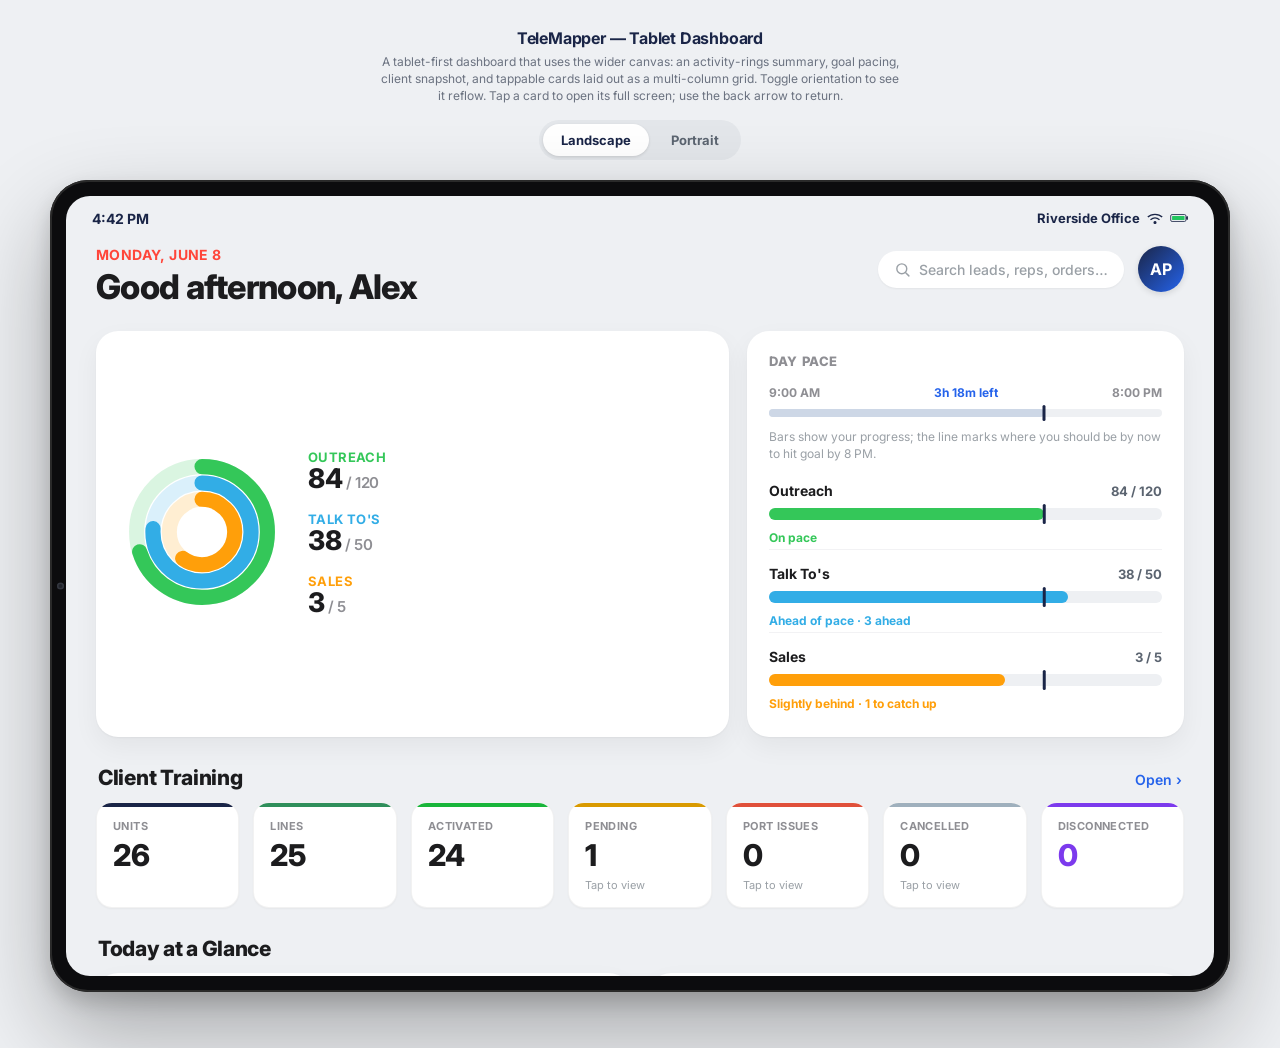
<file: telemapper-tablet-prototype.html>
<!DOCTYPE html>
<html lang="en">
<head>
  <meta charset="UTF-8">
  <meta name="viewport" content="width=device-width, initial-scale=1.0">
  <title>TeleMapper — Tablet Dashboard Prototype</title>

  <link rel="preconnect" href="https://fonts.googleapis.com">
  <link rel="preconnect" href="https://fonts.gstatic.com" crossorigin>
  <link href="https://fonts.googleapis.com/css2?family=Inter:wght@400;500;600;700;800;900&display=swap" rel="stylesheet">

  <style>
    *, *::before, *::after { box-sizing: border-box; }
    html, body {
      margin: 0;
      padding: 0;
      font-family: 'Inter', -apple-system, BlinkMacSystemFont, sans-serif;
      background: #eef0f3;
      color: #1c1c1e;
      -webkit-font-smoothing: antialiased;
    }

    /* ───────────────────────────────────────────────
       PAGE LAYOUT
       ─────────────────────────────────────────────── */
    .page {
      min-height: 100vh;
      display: flex;
      flex-direction: column;
      align-items: center;
      padding: 28px 16px 56px;
      gap: 16px;
    }
    .page-title { font-size: 16px; font-weight: 700; color: #1a2547; letter-spacing: -.2px; }
    .page-sub {
      font-size: 12px; color: #6b7280; margin-top: -10px;
      text-align: center; max-width: 520px; line-height: 1.4;
    }

    /* Orientation toggle (Landscape ↔ Portrait) */
    .orient-toggle {
      display: inline-flex;
      background: #e3e6ea;
      border-radius: 999px;
      padding: 4px;
      gap: 4px;
      margin-bottom: 4px;
    }
    .ot-btn {
      border: none; background: transparent; cursor: pointer;
      font-family: inherit; font-size: 13px; font-weight: 700; color: #5b6470;
      padding: 8px 18px; border-radius: 999px; transition: all .15s;
    }
    .ot-btn.active { background: #fff; color: #1a2547; box-shadow: 0 1px 3px rgba(0,0,0,.12); }

    /* ───────────────────────────────────────────────
       TABLET FRAME
       ─────────────────────────────────────────────── */
    .tablet-frame {
      background: #0c0c0e;
      border-radius: 38px;
      padding: 16px;
      position: relative;
      box-shadow:
        0 40px 90px rgba(0,0,0,.30),
        0 10px 20px rgba(0,0,0,.16),
        inset 0 0 0 2px #2a2a2a;
      transition: width .35s cubic-bezier(.4,0,.2,1), height .35s cubic-bezier(.4,0,.2,1);
    }
    .tablet-frame.landscape { width: 1180px; height: 812px; }
    .tablet-frame.portrait  { width: 800px;  height: 1112px; }

    /* front camera dot */
    .tablet-frame::after {
      content: '';
      position: absolute;
      top: 7px; left: 50%; transform: translateX(-50%);
      width: 7px; height: 7px; border-radius: 50%;
      background: #20232b;
      box-shadow: inset 0 0 0 1.5px #34373f;
    }
    .tablet-frame.landscape::after {
      top: 50%; left: 7px; transform: translateY(-50%);
    }

    .tablet-screen {
      width: 100%; height: 100%;
      background: #eef0f3;
      border-radius: 24px;
      overflow: hidden;
      position: relative;
      container-type: inline-size;
    }

    /* iPad-style status bar */
    .status-bar {
      position: absolute; top: 0; left: 0; right: 0;
      height: 34px; padding: 10px 26px 0;
      display: flex; align-items: center; justify-content: space-between;
      font-size: 14px; font-weight: 700; color: #1a2547;
      pointer-events: none; z-index: 40;
    }
    .status-bar .status-right { display: flex; align-items: center; gap: 6px; }
    .status-right svg { width: 18px; height: 14px; }

    /* ───────────────────────────────────────────────
       SCREENS (stacked overlays)
       ─────────────────────────────────────────────── */
    .screen {
      position: absolute; inset: 0;
      display: flex; flex-direction: column;
      opacity: 1; transition: opacity .28s ease, transform .28s ease;
    }
    .screen.hidden { opacity: 0; transform: translateX(20px); pointer-events: none; }

    /* shared scroll surface */
    .scroll {
      flex: 1; overflow-y: auto;
      -webkit-overflow-scrolling: touch;
    }
    .scroll::-webkit-scrollbar { display: none; }

    /* ───────────────────────────────────────────────
       HOME — DASHBOARD GRID
       ─────────────────────────────────────────────── */
    .dash-scroll { padding: 50px 30px 40px; }

    .dash-header {
      display: flex; align-items: flex-start; justify-content: space-between;
      margin-bottom: 24px;
    }
    .home-date {
      font-size: 14px; font-weight: 700; color: #ff453a;
      text-transform: uppercase; letter-spacing: .4px;
    }
    .home-title { font-size: 34px; font-weight: 800; letter-spacing: -.7px; color: #1c1c1e; margin-top: 3px; }
    .home-head-right { display: flex; align-items: center; gap: 14px; }
    .home-search {
      display: flex; align-items: center; gap: 8px;
      background: #fff; border-radius: 999px; padding: 10px 16px;
      box-shadow: 0 1px 2px rgba(0,0,0,.05); color: #9aa0a6;
      font-size: 14px; font-weight: 500; min-width: 220px;
    }
    .home-search svg { width: 17px; height: 17px; stroke: #9aa0a6; fill: none; }
    .home-avatar {
      width: 46px; height: 46px; border-radius: 50%;
      background: linear-gradient(135deg, #1a2547, #2563eb);
      color: #fff; display: flex; align-items: center; justify-content: center;
      font-size: 16px; font-weight: 700; flex-shrink: 0;
      box-shadow: 0 2px 6px rgba(0,0,0,.12); cursor: pointer;
    }

    /* Section heading */
    .section-head { display: flex; align-items: baseline; justify-content: space-between; margin: 4px 2px 12px; }
    .section-head.spaced { margin-top: 28px; }
    .section-title { font-size: 21px; font-weight: 800; letter-spacing: -.3px; }
    .section-link { font-size: 14px; font-weight: 600; color: #2563eb; cursor: pointer; }

    /* Generic card */
    .card {
      background: #fff; border-radius: 22px;
      box-shadow: 0 1px 2px rgba(0,0,0,.04), 0 10px 26px rgba(0,0,0,.05);
    }

    /* Two-column rows that collapse in portrait */
    .split { display: grid; gap: 18px; grid-template-columns: 1fr; }
    @container (min-width: 980px) {
      .split.a  { grid-template-columns: 1.45fr 1fr; }   /* rings + day pace */
      .split.b  { grid-template-columns: 1fr 1fr; }       /* bulletin + counter snapshot */
    }

    /* ── Activity rings summary card ── */
    .rings-card { padding: 26px 28px; display: flex; align-items: center; gap: 28px; cursor: pointer; }
    .rings-wrap { flex-shrink: 0; }
    .rings-svg { transform: rotate(-90deg); }
    .ring-bg { fill: none; opacity: .18; }
    .ring-fg { fill: none; stroke-linecap: round; transition: stroke-dashoffset 1.1s cubic-bezier(.4,0,.2,1); }
    .rings-stats { flex: 1; display: flex; flex-direction: column; gap: 18px; }
    .ring-stat { line-height: 1.1; }
    .ring-stat .label { font-size: 13px; font-weight: 700; text-transform: uppercase; letter-spacing: .4px; }
    .ring-stat .value { font-size: 27px; font-weight: 800; letter-spacing: -.4px; }
    .ring-stat .value span { font-size: 15px; font-weight: 600; color: #8e8e93; }

    /* ── Client snapshot stat board ── */
    .stat-board { display: grid; grid-template-columns: repeat(auto-fit, minmax(140px, 1fr)); gap: 14px; cursor: pointer; }
    .stat-tile {
      position: relative; background: #fff; border-radius: 16px;
      padding: 16px 16px 15px; border: 1px solid rgba(0,0,0,.05);
      box-shadow: 0 1px 2px rgba(0,0,0,.04); overflow: hidden;
    }
    .stat-tile::before { content: ''; position: absolute; top: 0; left: 0; right: 0; height: 4px; background: var(--accent, #1a2547); }
    .st-label { font-size: 11px; font-weight: 700; text-transform: uppercase; letter-spacing: .4px; color: #8e8e93; }
    .st-num { font-size: 30px; font-weight: 800; letter-spacing: -.5px; color: #1c1c1e; margin-top: 4px; }
    .st-num.accent { color: var(--accent); }
    .st-tap { font-size: 11px; color: #9aa0a6; margin-top: 5px; }

    /* ── Bulletin board ── */
    .bulletin { padding: 6px 0; height: 100%; }
    .bull-item { display: flex; gap: 13px; padding: 15px 20px; align-items: flex-start; cursor: pointer; transition: background .12s; }
    .bull-item:active { background: #f5f6f8; }
    .bull-item + .bull-item { border-top: 1px solid #f0f0f2; }
    .bull-icon { width: 40px; height: 40px; border-radius: 12px; flex-shrink: 0; display: flex; align-items: center; justify-content: center; font-size: 19px; }
    .bull-main { flex: 1; min-width: 0; }
    .bull-tagrow { display: flex; align-items: center; gap: 8px; margin-bottom: 3px; }
    .bull-tag { font-size: 10px; font-weight: 800; text-transform: uppercase; letter-spacing: .5px; padding: 2px 7px; border-radius: 6px; }
    .tag-new { background: #e7f0ff; color: #2563eb; }
    .tag-promo { background: #fdeede; color: #d9730d; }
    .tag-update { background: #e9f9ee; color: #1f9d4d; }
    .bull-time { font-size: 11px; color: #9aa0a6; margin-left: auto; }
    .bull-title { font-size: 15px; font-weight: 700; color: #1c1c1e; }
    .bull-desc { font-size: 13px; color: #6b7280; margin-top: 2px; line-height: 1.4; }

    /* ── Day Pace ── */
    .pace-card { padding: 22px; height: 100%; }
    .pace-card .ph { font-size: 13px; font-weight: 800; text-transform: uppercase; letter-spacing: .6px; color: #8e8e93; margin-bottom: 16px; }
    .day-timeline { margin-bottom: 12px; }
    .dt-labels { display: flex; justify-content: space-between; font-size: 12px; font-weight: 700; color: #8e8e93; margin-bottom: 9px; }
    .dt-labels #dt-left { color: #2563eb; }
    .dt-track { position: relative; height: 8px; background: #eef0f3; border-radius: 5px; }
    .dt-fill { position: absolute; left: 0; top: 0; bottom: 0; background: #cdd7e6; border-radius: 5px; }
    .dt-now { position: absolute; top: -4px; width: 3px; height: 16px; background: #1a2547; border-radius: 2px; transform: translateX(-50%); }
    .pace-note { font-size: 12px; color: #9aa0a6; line-height: 1.4; margin-bottom: 4px; }
    .pace-row { padding: 15px 0 4px; }
    .pace-row + .pace-row { border-top: 1px solid #f2f2f4; }
    .pace-top { display: flex; align-items: baseline; justify-content: space-between; margin-bottom: 9px; }
    .pace-name { font-size: 14px; font-weight: 700; color: #1c1c1e; }
    .pace-vals { font-size: 13px; font-weight: 700; color: #5b6470; }
    .pace-track { position: relative; height: 12px; background: #eef0f3; border-radius: 6px; }
    .pace-fill { position: absolute; left: 0; top: 0; bottom: 0; border-radius: 6px; transition: width .8s ease; }
    .pace-marker { position: absolute; top: -4px; width: 2.5px; height: 20px; background: #1a2547; border-radius: 2px; transform: translateX(-50%); }
    .pace-status { font-size: 12px; font-weight: 700; margin-top: 10px; }

    /* ── Counter snapshot (mini, on dashboard) ── */
    .mini-counter { padding: 18px 22px; height: 100%; display: flex; flex-direction: column; }
    .mc-head { display: flex; align-items: center; justify-content: space-between; margin-bottom: 14px; }
    .mc-title { font-size: 17px; font-weight: 800; letter-spacing: -.2px; }
    .mc-open { font-size: 13px; font-weight: 700; color: #2563eb; cursor: pointer; }
    .mc-grid { display: grid; grid-template-columns: repeat(3, 1fr); gap: 12px; }
    .mc-cell { background: #f7f8fa; border-radius: 14px; padding: 13px 14px; }
    .mc-cell .l { font-size: 11px; font-weight: 700; text-transform: uppercase; letter-spacing: .3px; color: #8e8e93; }
    .mc-cell .n { font-size: 24px; font-weight: 800; letter-spacing: -.4px; margin-top: 3px; }

    /* ── Nav card grid ── */
    .nav-grid { display: grid; grid-template-columns: repeat(auto-fit, minmax(200px, 1fr)); gap: 16px; }
    .nav-card {
      background: #fff; border-radius: 20px; padding: 20px;
      box-shadow: 0 1px 2px rgba(0,0,0,.04), 0 10px 26px rgba(0,0,0,.05);
      cursor: pointer; transition: transform .12s ease;
      display: flex; flex-direction: column; gap: 12px; min-height: 138px;
    }
    .nav-card:active { transform: scale(.975); }
    .nav-tile { width: 48px; height: 48px; border-radius: 13px; display: flex; align-items: center; justify-content: center; color: #fff; position: relative; }
    .nav-tile svg { width: 26px; height: 26px; stroke: #fff; fill: none; }
    .nav-card .t { font-size: 17px; font-weight: 800; letter-spacing: -.2px; }
    .nav-card .s { font-size: 13px; color: #8e8e93; margin-top: -8px; }
    .nav-card .stat { margin-top: auto; font-size: 14px; font-weight: 700; color: #1c1c1e; }
    .nav-card .stat b { color: #2563eb; }

    .tile-leads   { background: linear-gradient(135deg,#0a84ff,#0066cc); }
    .tile-map     { background: linear-gradient(135deg,#34c759,#28a745); }
    .tile-notif   { background: linear-gradient(135deg,#ff9f0a,#ff7a00); }
    .tile-sales   { background: linear-gradient(135deg,#f7b733,#e0890b); }
    .tile-team    { background: linear-gradient(135deg,#5e5ce6,#3f3dd1); }
    .tile-checkin { background: linear-gradient(135deg,#14b8a6,#0d9488); }
    .tile-counter { background: linear-gradient(135deg,#7c3aed,#5b21b6); }

    .tile-badge {
      position: absolute; top: -5px; right: -5px;
      min-width: 19px; height: 19px; padding: 0 4px;
      background: #ff3b30; color: #fff; border-radius: 10px;
      font-size: 11px; font-weight: 800;
      display: flex; align-items: center; justify-content: center; border: 2px solid #fff;
    }
    .nav-card.checked .tile-checkin { background: linear-gradient(135deg,#34c759,#1f9d4d); }
    #checkin-stat.done { color: #1f9d4d; font-weight: 800; }

    /* mini map preview inside the Map nav card */
    .map-mini { border-radius: 12px; overflow: hidden; height: 64px; margin-top: -2px; }
    .map-mini svg { display: block; width: 100%; height: 100%; }

    /* ───────────────────────────────────────────────
       DETAIL SCREENS (full-frame overlays)
       ─────────────────────────────────────────────── */
    .topbar {
      position: relative; flex-shrink: 0; height: 72px;
      background: #fff; box-shadow: 0 1px 0 rgba(0,0,0,.06); z-index: 5;
      display: flex; align-items: center; padding: 0 22px;
    }
    .tb-back {
      width: 40px; height: 40px; background: #f1f3f5; border: none; border-radius: 50%;
      cursor: pointer; display: flex; align-items: center; justify-content: center;
      color: #1a2547; flex-shrink: 0;
    }
    .tb-back svg { width: 22px; height: 22px; stroke: currentColor; fill: none; }
    .tb-title { font-size: 20px; font-weight: 800; letter-spacing: -.3px; margin-left: 16px; }
    .tb-spacer { flex: 1; }
    .tb-menu { width: 40px; height: 40px; background: transparent; border: none; cursor: pointer; display: flex; align-items: center; justify-content: center; color: #1a2547; }
    .tb-menu svg { width: 22px; height: 22px; stroke: currentColor; fill: none; }

    .detail-scroll { padding: 24px 30px 40px; }
    .detail-wrap { max-width: 820px; margin: 0 auto; }

    .week-section-title { font-size: 14px; font-weight: 800; text-transform: uppercase; letter-spacing: .6px; color: #8e8e93; margin: 26px 4px 14px; }

    /* Client identity */
    .identity { display: flex; align-items: center; gap: 16px; padding: 18px; }
    .id-avatar { width: 56px; height: 56px; border-radius: 15px; background: #4f9d69; color: #fff; font-size: 20px; font-weight: 800; display: flex; align-items: center; justify-content: center; flex-shrink: 0; }
    .id-main { flex: 1; min-width: 0; }
    .id-name { font-size: 19px; font-weight: 800; letter-spacing: -.2px; }
    .id-co { font-size: 13.5px; color: #8e8e93; margin-top: 2px; }
    .id-rate { display: flex; align-items: center; gap: 8px; border: 1px solid #e2e5ea; border-radius: 999px; padding: 7px 13px; flex-shrink: 0; font-size: 15px; }
    .id-rate .sep { width: 1px; height: 18px; background: #e2e5ea; }
    .id-rate .q { font-size: 13px; font-weight: 600; color: #6b7280; }
    .id-rate .emoji { cursor: pointer; }
    .refreshed-pill { display: inline-flex; align-items: center; gap: 8px; background: #eef1f4; color: #5b6470; font-size: 13px; font-weight: 600; padding: 8px 14px; border-radius: 999px; margin: 14px 0 4px; }
    .refreshed-pill .dot { width: 8px; height: 8px; border-radius: 50%; background: #34c759; }

    .weeks-grid { display: grid; grid-template-columns: repeat(auto-fit, minmax(340px, 1fr)); gap: 16px; }
    .week-card { padding: 20px; }
    .week-head { display: flex; align-items: center; justify-content: space-between; margin-bottom: 16px; }
    .week-range { font-size: 17px; font-weight: 800; letter-spacing: -.2px; display: flex; align-items: center; gap: 8px; }
    .week-tag { font-size: 10px; font-weight: 800; text-transform: uppercase; letter-spacing: .5px; background: #e9f9ee; color: #1f9d4d; padding: 2px 8px; border-radius: 6px; }
    .week-units { font-size: 16px; font-weight: 800; color: #1c1c1e; }
    .week-bars { display: grid; grid-template-columns: repeat(7,1fr); gap: 6px; }
    .day { display: flex; flex-direction: column; align-items: center; gap: 6px; }
    .day.has-units { cursor: pointer; }
    .d-label { font-size: 10px; font-weight: 700; color: #9aa0a6; letter-spacing: .3px; }
    .bar-area { height: 64px; width: 100%; display: flex; align-items: flex-end; justify-content: center; }
    .bar { width: 20px; border-radius: 5px; background: #1a2547; }
    .bar.zero { height: 3px; width: 16px; background: #dfe3e8; border-radius: 2px; }
    .bar.cur { background: #34c759; }
    .d-val { font-size: 12px; font-weight: 800; color: #1c1c1e; }
    .d-val.muted { color: #c4c9cf; font-weight: 600; }
    .d-date { font-size: 10px; color: #9aa0a6; }
    .day.sun .d-label, .day.sun .d-date { color: #34c759; }

    /* Today funnel */
    .today-date { font-size: 14px; font-weight: 700; color: #ff453a; text-transform: uppercase; letter-spacing: .4px; margin: 2px 2px 18px; }
    .funnel { padding: 8px 22px 16px; }
    .fn-row { padding: 15px 0; }
    .fn-row + .fn-row { border-top: 1px solid #f2f2f4; }
    .fn-top { display: flex; align-items: flex-start; justify-content: space-between; margin-bottom: 9px; }
    .fn-name { font-size: 15px; font-weight: 700; color: #1c1c1e; }
    .fn-desc { font-size: 12px; font-weight: 500; color: #9aa0a6; margin-top: 2px; line-height: 1.35; }
    .fn-count { font-size: 22px; font-weight: 800; letter-spacing: -.3px; flex-shrink: 0; margin-left: 12px; }
    .fn-bar { height: 11px; border-radius: 6px; background: #eef0f3; overflow: hidden; }
    .fn-fill { height: 100%; border-radius: 6px; }
    .fn-conv { font-size: 11.5px; color: #9aa0a6; margin-top: 7px; }
    .fn-conv b { color: #5b6470; font-weight: 700; }

    .attempts { padding: 22px; }
    .att-big { display: flex; align-items: baseline; gap: 8px; margin-bottom: 3px; }
    .att-num { font-size: 42px; font-weight: 800; letter-spacing: -1px; color: #1c1c1e; }
    .att-unit { font-size: 15px; font-weight: 600; color: #8e8e93; }
    .att-sub { font-size: 13px; color: #6b7280; margin-bottom: 16px; line-height: 1.4; }
    .att-row { display: flex; align-items: center; gap: 12px; margin-top: 11px; }
    .att-label { font-size: 12.5px; font-weight: 700; color: #5b6470; width: 86px; flex-shrink: 0; }
    .att-track { flex: 1; height: 24px; background: #f2f3f5; border-radius: 8px; overflow: hidden; }
    .att-fill { height: 100%; border-radius: 8px; background: linear-gradient(90deg,#2563eb,#1e40af); }
    .att-val { font-size: 12.5px; font-weight: 800; color: #1c1c1e; width: 70px; flex-shrink: 0; text-align: right; }

    /* Counter (full screen) — 2-up on tablet */
    .counter-grid { display: grid; grid-template-columns: repeat(auto-fit, minmax(340px, 1fr)); gap: 16px; }
    .cc-card { padding: 20px 22px; }
    .cc-head { display: flex; align-items: flex-start; justify-content: space-between; }
    .cc-name { font-size: 16px; font-weight: 800; color: #1c1c1e; letter-spacing: -.2px; }
    .cc-desc { font-size: 12px; font-weight: 500; color: #9aa0a6; margin-top: 2px; max-width: 215px; line-height: 1.35; }
    .cc-count { font-size: 30px; font-weight: 800; letter-spacing: -.6px; flex-shrink: 0; margin-left: 10px; transition: transform .12s ease; }
    .cc-count.bump { transform: scale(1.2); }
    .cc-bar { height: 11px; border-radius: 6px; background: #eef0f3; overflow: hidden; margin-top: 13px; }
    .cc-fill { height: 100%; border-radius: 6px; transition: width .25s ease; }
    .cc-foot { display: flex; align-items: center; justify-content: space-between; margin-top: 12px; gap: 10px; min-height: 40px; }
    .cc-conv { font-size: 11.5px; color: #9aa0a6; }
    .cc-conv b { color: #5b6470; font-weight: 700; }
    .cc-controls { display: flex; align-items: center; gap: 10px; flex-shrink: 0; margin-left: auto; }
    .cc-btn { width: 40px; height: 40px; border-radius: 50%; border: none; font-size: 24px; font-weight: 700; line-height: 1; cursor: pointer; display: flex; align-items: center; justify-content: center; transition: transform .1s ease; }
    .cc-btn:active { transform: scale(.9); }
    .cc-minus { background: #eef0f3; color: #5b6470; }
    .cc-plus { color: #fff; }

    /* ───────────────────────────────────────────────
       MAP SCREEN
       ─────────────────────────────────────────────── */
    .map-screen { background: #f1f3f5; }
    .map-fill { position: absolute; inset: 0; }
    .map-back {
      position: absolute; top: 46px; left: 22px;
      width: 44px; height: 44px; background: #fff; border-radius: 50%;
      box-shadow: 0 2px 8px rgba(0,0,0,.14);
      display: flex; align-items: center; justify-content: center; z-index: 20; cursor: pointer; border: none;
    }
    .map-back svg { width: 24px; height: 24px; stroke: #1a2547; fill: none; }
    .map-controls { position: absolute; top: 46px; right: 22px; display: flex; flex-direction: column; gap: 10px; z-index: 10; }
    .map-ctrl-card {
      background: #fff; border-radius: 10px; box-shadow: 0 2px 6px rgba(0,0,0,.08);
      padding: 10px 14px; min-width: 76px; display: flex; flex-direction: column; align-items: center; gap: 3px;
      font-size: 12px; font-weight: 500; color: #2a2f36; cursor: pointer;
    }
    .map-ctrl-card svg { width: 24px; height: 24px; stroke: #2a2f36; fill: none; }
    .location-dot {
      position: absolute; top: 52%; left: 49%;
      width: 20px; height: 20px; background: #2563eb; border: 3px solid #fff; border-radius: 50%;
      box-shadow: 0 0 0 7px rgba(37,99,235,.15), 0 2px 6px rgba(0,0,0,.2); z-index: 5;
    }
    .map-banner {
      position: absolute; top: 46px; left: 50%; transform: translateX(-50%);
      background: rgba(255,255,255,.96);
      backdrop-filter: saturate(180%) blur(10px); -webkit-backdrop-filter: saturate(180%) blur(10px);
      border-radius: 14px; box-shadow: 0 6px 18px rgba(0,0,0,.14);
      padding: 12px 16px; display: flex; align-items: center; gap: 10px; z-index: 18;
      font-size: 14px; font-weight: 700; color: #1a2547; max-width: 70%;
    }
    .map-banner.hidden { display: none; }
    .map-banner .mb-dot { width: 9px; height: 9px; border-radius: 50%; background: #2563eb; flex-shrink: 0; }
    .map-banner .mb-text { flex: 1; min-width: 0; white-space: nowrap; overflow: hidden; text-overflow: ellipsis; }
    .map-banner .mb-x { color: #9aa0a6; cursor: pointer; flex-shrink: 0; width: 22px; height: 22px; display: flex; align-items: center; justify-content: center; }
    .map-banner .mb-x svg { width: 16px; height: 16px; stroke: currentColor; fill: none; }

    /* ───────────────────────────────────────────────
       MODALS (centered dialogs — batch picker / sales / team / order)
       ─────────────────────────────────────────────── */
    .modal { position: absolute; inset: 0; z-index: 60; display: flex; align-items: center; justify-content: center; }
    .modal.hidden { pointer-events: none; }
    .modal-scrim { position: absolute; inset: 0; background: rgba(20,28,46,.42); opacity: 1; transition: opacity .26s ease; }
    .modal.hidden .modal-scrim { opacity: 0; }
    .modal-panel {
      position: relative; width: min(560px, 84%); max-height: 82%;
      background: #fff; border-radius: 24px; display: flex; flex-direction: column;
      transform: scale(1); opacity: 1; transition: transform .26s cubic-bezier(.32,.72,.27,.99), opacity .2s ease;
      box-shadow: 0 30px 70px rgba(0,0,0,.3); overflow: hidden;
    }
    .modal.hidden .modal-panel { transform: scale(.94); opacity: 0; }
    .sheet-title { padding: 22px 24px 16px; border-bottom: 1px solid #f0f0f2; }
    .sheet-title .d { font-size: 22px; font-weight: 800; letter-spacing: -.3px; }
    .sheet-title .r { font-size: 13.5px; color: #8e8e93; margin-top: 3px; }
    .sheet-list { flex: 1; overflow-y: auto; padding: 16px 20px 8px; display: flex; flex-direction: column; gap: 12px; }
    .sheet-list::-webkit-scrollbar { display: none; }
    .sheet-foot { padding: 14px 20px 20px; display: flex; justify-content: flex-end; }
    .sheet-close { background: #eef1f4; color: #1a2547; border: none; border-radius: 12px; padding: 13px 24px; font-size: 15px; font-weight: 700; font-family: inherit; cursor: pointer; }
    .sheet-close:active { background: #e2e6eb; }
    .sheet-add { background: #2563eb; color: #fff; border: none; border-radius: 12px; padding: 13px 20px; font-size: 15px; font-weight: 700; font-family: inherit; cursor: pointer; display: inline-flex; align-items: center; gap: 6px; }
    .sheet-add:active { background: #1e40af; }
    .sheet-add svg { width: 18px; height: 18px; stroke: #fff; fill: none; }

    /* order detail cards */
    .order-card { border: 1px solid #e8eaee; border-radius: 14px; padding: 16px; background: #fbfcfd; }
    .oc-top { display: flex; align-items: flex-start; justify-content: space-between; margin-bottom: 12px; }
    .oc-spm { font-size: 13px; font-weight: 700; color: #5b6470; }
    .oc-spe { font-size: 16px; font-weight: 800; color: #1a2547; letter-spacing: -.2px; display: block; margin-top: 1px; }
    .oc-status { font-size: 11px; font-weight: 800; text-transform: uppercase; letter-spacing: .4px; color: #1f9d4d; border: 1px solid #b7e6c6; border-radius: 999px; padding: 3px 10px; flex-shrink: 0; }
    .oc-grid { display: grid; grid-template-columns: 1fr 1fr; gap: 12px 10px; }
    .oc-l { font-size: 10px; font-weight: 700; text-transform: uppercase; letter-spacing: .4px; color: #9aa0a6; }
    .oc-v { font-size: 13.5px; font-weight: 600; color: #2a2f36; margin-top: 2px; }

    /* batch cards */
    .batch-card { display: flex; align-items: center; gap: 14px; border: 1px solid #e8eaee; border-radius: 14px; padding: 16px; background: #fff; cursor: pointer; transition: transform .12s, border-color .12s; }
    .batch-card:active { transform: scale(.985); border-color: #2563eb; }
    .batch-icon { width: 44px; height: 44px; border-radius: 12px; flex-shrink: 0; display: flex; align-items: center; justify-content: center; background: linear-gradient(135deg,#2563eb,#1e40af); }
    .batch-icon svg { width: 23px; height: 23px; stroke: #fff; fill: none; }
    .batch-main { flex: 1; min-width: 0; }
    .batch-namerow { display: flex; align-items: center; gap: 8px; }
    .batch-name { font-size: 16px; font-weight: 800; letter-spacing: -.2px; }
    .batch-meta { font-size: 12.5px; color: #8e8e93; margin-top: 2px; }
    .batch-prog { margin-top: 9px; height: 5px; background: #eef0f3; border-radius: 3px; overflow: hidden; }
    .batch-prog span { display: block; height: 100%; background: #34c759; border-radius: 3px; }
    .batch-done { font-size: 10px; font-weight: 800; text-transform: uppercase; letter-spacing: .4px; color: #1f9d4d; background: #e9f9ee; padding: 2px 7px; border-radius: 6px; }
    .batch-go { color: #c4c9cf; flex-shrink: 0; }
    .batch-go svg { width: 21px; height: 21px; stroke: currentColor; fill: none; }

    /* leaderboard rows */
    .lb-row { display: flex; align-items: center; gap: 13px; padding: 12px 8px; border-radius: 12px; }
    .lb-row + .lb-row { border-top: 1px solid #f2f2f4; }
    .lb-row.you { background: #eef4ff; }
    .lb-row.you + .lb-row { border-top-color: transparent; }
    .lb-rank { width: 24px; text-align: center; font-size: 16px; font-weight: 800; color: #b8bec6; flex-shrink: 0; }
    .lb-rank.g1 { color: #f7b733; }
    .lb-rank.g2 { color: #9aa6b2; }
    .lb-rank.g3 { color: #cd7f4d; }
    .lb-avatar { width: 40px; height: 40px; border-radius: 50%; background: #e7ecf3; color: #1a2547; font-size: 14px; font-weight: 800; display: flex; align-items: center; justify-content: center; flex-shrink: 0; }
    .lb-row.you .lb-avatar { background: #2563eb; color: #fff; }
    .lb-main { flex: 1; min-width: 0; }
    .lb-name { font-size: 15px; font-weight: 700; color: #1c1c1e; }
    .lb-sub { font-size: 12.5px; color: #8e8e93; margin-top: 1px; }
    .lb-num { text-align: right; flex-shrink: 0; }
    .lb-num .n { font-size: 18px; font-weight: 800; color: #1c1c1e; }
    .lb-num .u { font-size: 11px; color: #8e8e93; }

    /* team rows */
    .tm-row { display: flex; align-items: center; gap: 13px; padding: 13px 8px; border-radius: 12px; cursor: pointer; }
    .tm-row + .tm-row { border-top: 1px solid #f2f2f4; }
    .tm-row:active { background: #f5f6f8; }
    .tm-main { flex: 1; min-width: 0; }
    .tm-name { font-size: 15px; font-weight: 700; color: #1c1c1e; }
    .tm-sub { font-size: 12.5px; color: #8e8e93; margin-top: 1px; }
    .tm-pill { font-size: 10px; font-weight: 800; text-transform: uppercase; letter-spacing: .4px; padding: 3px 8px; border-radius: 999px; flex-shrink: 0; }
    .pill-on { background: #e9f9ee; color: #1f9d4d; }
    .pill-train { background: #fdf2e0; color: #d9870d; }
    .pill-off { background: #eef0f3; color: #8e98a4; }
    .tm-go { color: #c4c9cf; flex-shrink: 0; display: flex; }
    .tm-go svg { width: 21px; height: 21px; stroke: currentColor; fill: none; }
  </style>
</head>
<body>

<div class="page">

  <div class="page-title">TeleMapper — Tablet Dashboard</div>
  <div class="page-sub">A tablet-first dashboard that uses the wider canvas: an activity-rings summary, goal pacing, client snapshot, and tappable cards laid out as a multi-column grid. Toggle orientation to see it reflow. Tap a card to open its full screen; use the back arrow to return.</div>

  <!-- Orientation toggle -->
  <div class="orient-toggle">
    <button class="ot-btn active" data-orient="landscape">Landscape</button>
    <button class="ot-btn" data-orient="portrait">Portrait</button>
  </div>

  <!-- ────── TABLET FRAME ────── -->
  <div class="tablet-frame landscape" id="frame">
    <div class="tablet-screen">

      <!-- Status bar -->
      <div class="status-bar">
        <div class="status-time">4:42 PM</div>
        <div class="status-right">
          <span style="font-size:13px;font-weight:700">Riverside Office</span>
          <svg viewBox="0 0 20 14" fill="none" stroke="currentColor" stroke-width="1.5"><path d="M2 6c4-4 12-4 16 0"/><path d="M5 9c3-2.5 7-2.5 10 0"/><circle cx="10" cy="12" r="1" fill="currentColor"/></svg>
          <svg viewBox="0 0 26 14" fill="none" stroke="currentColor" stroke-width="1.2"><rect x="1" y="2" width="22" height="10" rx="2"/><rect x="3" y="4" width="18" height="6" rx="1" fill="#22c55e" stroke="none"/><rect x="24" y="5" width="1.5" height="4" rx=".5" fill="currentColor"/></svg>
        </div>
      </div>

      <!-- ════════ HOME — DASHBOARD ════════ -->
      <div class="screen home-screen" data-screen="home">
        <div class="scroll dash-scroll">

          <!-- Header -->
          <div class="dash-header">
            <div>
              <div class="home-date">Monday, June 8</div>
              <div class="home-title">Good afternoon, Alex</div>
            </div>
            <div class="home-head-right">
              <div class="home-search">
                <svg viewBox="0 0 24 24" stroke-width="2" stroke-linecap="round" stroke-linejoin="round"><circle cx="11" cy="11" r="7"/><line x1="21" y1="21" x2="16.5" y2="16.5"/></svg>
                Search leads, reps, orders…
              </div>
              <div class="home-avatar">AP</div>
            </div>
          </div>

          <!-- Row: Today rings + Day Pace -->
          <div class="split a">
            <div class="card rings-card" data-go="today">
              <div class="rings-wrap">
                <svg class="rings-svg" width="156" height="156" viewBox="0 0 124 124">
                  <circle class="ring-bg" cx="62" cy="62" r="52" stroke="#ff453a" stroke-width="12"/>
                  <circle class="ring-fg" cx="62" cy="62" r="52" stroke="#ff453a" stroke-width="12" stroke-dasharray="326.7" stroke-dashoffset="326.7" data-pct=".70"/>
                  <circle class="ring-bg" cx="62" cy="62" r="39" stroke="#34c759" stroke-width="12"/>
                  <circle class="ring-fg" cx="62" cy="62" r="39" stroke="#34c759" stroke-width="12" stroke-dasharray="245.0" stroke-dashoffset="245.0" data-pct=".76"/>
                  <circle class="ring-bg" cx="62" cy="62" r="26" stroke="#0a84ff" stroke-width="12"/>
                  <circle class="ring-fg" cx="62" cy="62" r="26" stroke="#0a84ff" stroke-width="12" stroke-dasharray="163.4" stroke-dashoffset="163.4" data-pct=".60"/>
                </svg>
              </div>
              <div class="rings-stats">
                <div class="ring-stat"><div class="label" style="color:#ff453a">Outreach</div><div class="value">84<span> / 120</span></div></div>
                <div class="ring-stat"><div class="label" style="color:#34c759">Talk To's</div><div class="value">38<span> / 50</span></div></div>
                <div class="ring-stat"><div class="label" style="color:#0a84ff">Sales</div><div class="value">3<span> / 5</span></div></div>
              </div>
            </div>

            <div class="card pace-card">
              <div class="ph">Day Pace</div>
              <div class="day-timeline">
                <div class="dt-labels"><span>9:00 AM</span><span id="dt-left">—</span><span>8:00 PM</span></div>
                <div class="dt-track"><div class="dt-fill" id="dt-fill"></div><div class="dt-now" id="dt-now"></div></div>
              </div>
              <div class="pace-note" id="pace-note"></div>
              <div id="pace-rows"></div>
            </div>
          </div>

          <!-- Client Training snapshot -->
          <div class="section-head spaced">
            <div class="section-title">Client Training</div>
            <div class="section-link" data-go="client">Open ›</div>
          </div>
          <div class="stat-board" data-go="client">
            <div class="stat-tile" style="--accent:#1a2547"><div class="st-label">Units</div><div class="st-num">26</div></div>
            <div class="stat-tile" style="--accent:#2f8f5b"><div class="st-label">Lines</div><div class="st-num">25</div></div>
            <div class="stat-tile" style="--accent:#19b53a"><div class="st-label">Activated</div><div class="st-num">24</div></div>
            <div class="stat-tile" style="--accent:#d99a00"><div class="st-label">Pending</div><div class="st-num">1</div><div class="st-tap">Tap to view</div></div>
            <div class="stat-tile" style="--accent:#e0503a"><div class="st-label">Port Issues</div><div class="st-num">0</div><div class="st-tap">Tap to view</div></div>
            <div class="stat-tile" style="--accent:#9fb0bd"><div class="st-label">Cancelled</div><div class="st-num">0</div><div class="st-tap">Tap to view</div></div>
            <div class="stat-tile" style="--accent:#7c3aed"><div class="st-label">Disconnected</div><div class="st-num accent">0</div></div>
          </div>

          <!-- Row: Bulletin + Counter snapshot -->
          <div class="section-head spaced">
            <div class="section-title">Today at a Glance</div>
          </div>
          <div class="split b">
            <div class="card bulletin">
              <div class="bull-item">
                <div class="bull-icon" style="background:#fdeede">🎉</div>
                <div class="bull-main">
                  <div class="bull-tagrow"><span class="bull-tag tag-promo">Promo</span><span class="bull-time">2h ago</span></div>
                  <div class="bull-title">2 Free Months on Premium 2.0</div>
                  <div class="bull-desc">Now approved to offer through June 30 — lead with it on every doorstep.</div>
                </div>
              </div>
              <div class="bull-item">
                <div class="bull-icon" style="background:#e7f0ff">✨</div>
                <div class="bull-main">
                  <div class="bull-tagrow"><span class="bull-tag tag-new">New</span><span class="bull-time">Yesterday</span></div>
                  <div class="bull-title">Routes 2.0 is live</div>
                  <div class="bull-desc">Auto-optimized walking routes are on by default. Open the map to try it.</div>
                </div>
              </div>
              <div class="bull-item">
                <div class="bull-icon" style="background:#e9f9ee">🛠️</div>
                <div class="bull-main">
                  <div class="bull-tagrow"><span class="bull-tag tag-update">Update</span><span class="bull-time">2d ago</span></div>
                  <div class="bull-title">Cleaner leaderboard</div>
                  <div class="bull-desc">Duplicate sales no longer inflate team rankings — standings are accurate again.</div>
                </div>
              </div>
            </div>

            <div class="card mini-counter">
              <div class="mc-head">
                <div class="mc-title">Counter</div>
                <div class="mc-open" data-go="counter">Open ›</div>
              </div>
              <div class="mc-grid">
                <div class="mc-cell"><div class="l">Outreach</div><div class="n" id="mc-outreach" style="color:#2563eb">84</div></div>
                <div class="mc-cell"><div class="l">Talk To's</div><div class="n" id="mc-talk" style="color:#0a84ff">38</div></div>
                <div class="mc-cell"><div class="l">Qualifying</div><div class="n" id="mc-qual" style="color:#5e5ce6">26</div></div>
                <div class="mc-cell"><div class="l">Present.</div><div class="n" id="mc-pres" style="color:#bf5af2">19</div></div>
                <div class="mc-cell"><div class="l">Closes</div><div class="n" id="mc-close" style="color:#ff9f0a">9</div></div>
                <div class="mc-cell"><div class="l">Sales</div><div class="n" id="mc-sale" style="color:#34c759">3</div></div>
              </div>
            </div>
          </div>

          <!-- Quick nav -->
          <div class="section-head spaced">
            <div class="section-title">Go To</div>
          </div>
          <div class="nav-grid">

            <div class="nav-card" data-open="leads-sheet">
              <div class="nav-tile tile-leads">
                <svg viewBox="0 0 24 24" stroke-width="2" stroke-linecap="round" stroke-linejoin="round"><path d="M21 10c0 7-9 12-9 12s-9-5-9-12a9 9 0 0 1 18 0z"/><circle cx="12" cy="10" r="3"/></svg>
              </div>
              <div class="t">Leads</div>
              <div class="s">Open & assigned</div>
              <div class="stat"><b>47</b> active</div>
            </div>

            <div class="nav-card" data-go="map">
              <div class="nav-tile tile-map">
                <svg viewBox="0 0 24 24" stroke-width="2" stroke-linecap="round" stroke-linejoin="round"><polygon points="1 6 1 22 8 18 16 22 23 18 23 2 16 6 8 2 1 6"/><line x1="8" y1="2" x2="8" y2="18"/><line x1="16" y1="6" x2="16" y2="22"/></svg>
              </div>
              <div class="t">Map</div>
              <div class="s">Your territory</div>
              <div class="map-mini">
                <svg viewBox="0 0 240 64" preserveAspectRatio="xMidYMid slice">
                  <rect width="240" height="64" fill="#e9edf2"/>
                  <path d="M-10,10 Q80,40 60,70" stroke="#d4d8de" stroke-width="14" fill="none" stroke-linecap="round"/>
                  <path d="M250,4 Q170,30 240,70" stroke="#d4d8de" stroke-width="14" fill="none" stroke-linecap="round"/>
                  <path d="M-10,44 Q120,52 250,40" stroke="#d4d8de" stroke-width="12" fill="none" stroke-linecap="round"/>
                  <circle cx="120" cy="34" r="5" fill="#2563eb" stroke="#fff" stroke-width="2"/>
                </svg>
              </div>
            </div>

            <div class="nav-card" id="checkin-card">
              <div class="nav-tile tile-checkin">
                <svg viewBox="0 0 24 24" stroke-width="2" stroke-linecap="round" stroke-linejoin="round"><circle cx="12" cy="12" r="9"/><polyline points="12 7.5 12 12 15.5 14"/></svg>
              </div>
              <div class="t">Check In</div>
              <div class="s">Log your arrival</div>
              <div class="stat" id="checkin-stat">Tap to check in</div>
            </div>

            <div class="nav-card" data-open="sales-sheet">
              <div class="nav-tile tile-sales">
                <svg viewBox="0 0 24 24" stroke-width="2" stroke-linecap="round" stroke-linejoin="round"><path d="M7 4h10v5a5 5 0 0 1-10 0V4z"/><path d="M17 5h3v2a3 3 0 0 1-3 3"/><path d="M7 5H4v2a3 3 0 0 0 3 3"/><line x1="12" y1="17" x2="12" y2="21"/><line x1="8" y1="21" x2="16" y2="21"/></svg>
              </div>
              <div class="t">Sales Board</div>
              <div class="s">Office leaderboard</div>
              <div class="stat"><b>#2</b> of 14</div>
            </div>

            <div class="nav-card" data-open="team-sheet">
              <div class="nav-tile tile-team">
                <svg viewBox="0 0 24 24" stroke-width="2" stroke-linecap="round" stroke-linejoin="round"><path d="M17 21v-2a4 4 0 0 0-4-4H5a4 4 0 0 0-4 4v2"/><circle cx="9" cy="7" r="4"/><path d="M23 21v-2a4 4 0 0 0-3-3.87M16 3.13a4 4 0 0 1 0 7.75"/></svg>
              </div>
              <div class="t">Team</div>
              <div class="s">Manage your reps</div>
              <div class="stat"><b>6</b> reps</div>
            </div>

            <div class="nav-card">
              <div class="nav-tile tile-notif">
                <span class="tile-badge">3</span>
                <svg viewBox="0 0 24 24" stroke-width="2" stroke-linecap="round" stroke-linejoin="round"><path d="M18 8a6 6 0 0 0-12 0c0 7-3 9-3 9h18s-3-2-3-9"/><path d="M13.7 21a2 2 0 0 1-3.4 0"/></svg>
              </div>
              <div class="t">Alerts</div>
              <div class="s">New activity</div>
              <div class="stat"><b>3</b> unread</div>
            </div>

          </div>
        </div>
      </div>

      <!-- ════════ MAP SCREEN ════════ -->
      <div class="screen map-screen hidden" data-screen="map">
        <div class="map-fill">
          <svg width="100%" height="100%" viewBox="0 0 1180 812" preserveAspectRatio="xMidYMid slice" style="display:block">
            <rect width="1180" height="812" fill="#f1f3f5"/>
            <path d="M-40,60 Q360,300 240,820" stroke="#d4d8de" stroke-width="58" fill="none" stroke-linecap="round"/>
            <path d="M1220,160 Q820,420 1160,840" stroke="#d4d8de" stroke-width="58" fill="none" stroke-linecap="round"/>
            <path d="M-60,470 Q600,560 1260,500" stroke="#d4d8de" stroke-width="54" fill="none" stroke-linecap="round"/>
            <path d="M-40,680 Q520,740 1260,700" stroke="#d4d8de" stroke-width="46" fill="none" stroke-linecap="round"/>
            <path d="M140,60 Q220,400 560,820" stroke="#74c785" stroke-width="3" fill="none" stroke-dasharray="8 6"/>
            <g fill="#e4e6e9">
              <rect x="430" y="180" width="80" height="100" rx="3"/>
              <rect x="540" y="220" width="90" height="74" rx="3"/>
              <rect x="660" y="180" width="80" height="96" rx="3"/>
              <rect x="450" y="310" width="100" height="74" rx="3"/>
              <rect x="580" y="330" width="74" height="64" rx="3"/>
              <rect x="690" y="310" width="86" height="80" rx="3"/>
              <rect x="400" y="430" width="84" height="100" rx="3"/>
              <rect x="510" y="424" width="80" height="92" rx="3"/>
              <rect x="620" y="430" width="70" height="108" rx="3"/>
              <rect x="720" y="430" width="84" height="104" rx="3"/>
            </g>
            <text x="250" y="360" font-size="20" font-weight="700" fill="#9ca3af" font-family="Inter,sans-serif">Bacalar</text>
            <text x="850" y="340" font-size="20" font-weight="700" fill="#9ca3af" font-family="Inter,sans-serif">Calderas</text>
            <text x="520" y="640" font-size="20" font-weight="700" fill="#9ca3af" font-family="Inter,sans-serif">Barano</text>
          </svg>

          <div class="location-dot"></div>

          <button class="map-back" data-go="home" aria-label="Back to Home">
            <svg viewBox="0 0 24 24" stroke="currentColor" stroke-width="2.4" stroke-linecap="round" stroke-linejoin="round"><polyline points="15 18 9 12 15 6"/></svg>
          </button>

          <div class="map-banner hidden" id="map-banner">
            <span class="mb-dot"></span>
            <span class="mb-text" id="map-banner-text">Viewing: all leads</span>
            <span class="mb-x" id="map-banner-x" aria-label="Clear">
              <svg viewBox="0 0 24 24" stroke-width="2.4" stroke-linecap="round"><line x1="6" y1="6" x2="18" y2="18"/><line x1="18" y1="6" x2="6" y2="18"/></svg>
            </span>
          </div>

          <div class="map-controls">
            <div class="map-ctrl-card">
              <svg viewBox="0 0 24 24" stroke-width="2" stroke-linecap="round" stroke-linejoin="round"><polygon points="12 2 2 7 12 12 22 7 12 2"/><polyline points="2 17 12 22 22 17"/><polyline points="2 12 12 17 22 12"/></svg>
              <span>Layers</span>
            </div>
            <div class="map-ctrl-card">
              <svg viewBox="0 0 24 24" stroke-width="2" stroke-linecap="round" stroke-linejoin="round"><polygon points="3 11 22 2 13 21 11 13 3 11"/></svg>
              <span>Near Me</span>
            </div>
            <div class="map-ctrl-card" style="background:#0f1830;color:#fff">
              <svg viewBox="0 0 24 24" stroke="#fff" stroke-width="2" stroke-linecap="round" stroke-linejoin="round"><polyline points="1 4 1 10 7 10"/><path d="M3.51 15a9 9 0 1 0 2.13-9.36L1 10"/></svg>
              <span style="color:#fff">Refresh</span>
            </div>
          </div>
        </div>
      </div>

      <!-- ════════ CLIENT TRAINING DETAIL ════════ -->
      <div class="screen client-screen hidden" data-screen="client">
        <div class="topbar">
          <button class="tb-back" data-go="home" aria-label="Back">
            <svg viewBox="0 0 24 24" stroke-width="2.4" stroke-linecap="round" stroke-linejoin="round"><polyline points="15 18 9 12 15 6"/></svg>
          </button>
          <div class="tb-title">Client Training</div>
          <div class="tb-spacer"></div>
          <button class="tb-menu" aria-label="Menu">
            <svg viewBox="0 0 24 24" stroke-width="2.2" stroke-linecap="round"><line x1="4" y1="7" x2="20" y2="7"/><line x1="4" y1="12" x2="20" y2="12"/><line x1="4" y1="17" x2="20" y2="17"/></svg>
          </button>
        </div>
        <div class="scroll detail-scroll">
          <div class="detail-wrap">

            <div class="card identity">
              <div class="id-avatar">DB</div>
              <div class="id-main">
                <div class="id-name">Dallas Bennett</div>
                <div class="id-co">New Age Marketing, Inc. · Jared Caldwell</div>
              </div>
              <div class="id-rate">
                <span class="emoji">👍</span><span class="sep"></span><span class="emoji">👎</span><span class="q">Issues?</span>
              </div>
            </div>

            <div class="refreshed-pill"><span class="dot"></span>Data refreshed: Jun 3, 2026 · 12:00 AM CDT</div>

            <div class="week-section-title">Snapshot</div>
            <div class="stat-board" style="cursor:default">
              <div class="stat-tile" style="--accent:#1a2547"><div class="st-label">Units</div><div class="st-num">26</div></div>
              <div class="stat-tile" style="--accent:#2f8f5b"><div class="st-label">Lines</div><div class="st-num">25</div></div>
              <div class="stat-tile" style="--accent:#19b53a"><div class="st-label">Activated</div><div class="st-num">24</div></div>
              <div class="stat-tile" style="--accent:#d99a00"><div class="st-label">Pending</div><div class="st-num">1</div></div>
              <div class="stat-tile" style="--accent:#e0503a"><div class="st-label">Port Issues</div><div class="st-num">0</div></div>
              <div class="stat-tile" style="--accent:#9fb0bd"><div class="st-label">Cancelled</div><div class="st-num">0</div></div>
              <div class="stat-tile" style="--accent:#7c3aed"><div class="st-label">Disconnected</div><div class="st-num accent">0</div></div>
            </div>

            <div class="week-section-title">Weekly Activity</div>
            <div class="weeks-grid">

              <div class="card week-card">
                <div class="week-head">
                  <div class="week-range">Jun 1 – Jun 7 <span class="week-tag">Current</span></div>
                  <div class="week-units">1 units</div>
                </div>
                <div class="week-bars">
                  <div class="day"><div class="d-label">MON</div><div class="bar-area"><div class="bar zero"></div></div><div class="d-val muted">—</div><div class="d-date">Jun 1</div></div>
                  <div class="day"><div class="d-label">TUE</div><div class="bar-area"><div class="bar zero"></div></div><div class="d-val muted">—</div><div class="d-date">Jun 2</div></div>
                  <div class="day has-units" data-sheet="Wed Jun 3|Jun 1 – Jun 7"><div class="d-label">WED</div><div class="bar-area"><div class="bar" style="height:16px"></div></div><div class="d-val">1</div><div class="d-date">Jun 3</div></div>
                  <div class="day"><div class="d-label">THU</div><div class="bar-area"><div class="bar zero"></div></div><div class="d-val muted">—</div><div class="d-date">Jun 4</div></div>
                  <div class="day"><div class="d-label">FRI</div><div class="bar-area"><div class="bar zero"></div></div><div class="d-val muted">—</div><div class="d-date">Jun 5</div></div>
                  <div class="day"><div class="d-label">SAT</div><div class="bar-area"><div class="bar zero"></div></div><div class="d-val muted">—</div><div class="d-date">Jun 6</div></div>
                  <div class="day sun"><div class="d-label">SUN</div><div class="bar-area"><div class="bar cur" style="height:6px"></div></div><div class="d-val muted">—</div><div class="d-date">Jun 7</div></div>
                </div>
              </div>

              <div class="card week-card">
                <div class="week-head">
                  <div class="week-range">May 25 – May 31</div>
                  <div class="week-units">13 units</div>
                </div>
                <div class="week-bars">
                  <div class="day"><div class="d-label">MON</div><div class="bar-area"><div class="bar zero"></div></div><div class="d-val muted">—</div><div class="d-date">May 25</div></div>
                  <div class="day"><div class="d-label">TUE</div><div class="bar-area"><div class="bar zero"></div></div><div class="d-val muted">—</div><div class="d-date">May 26</div></div>
                  <div class="day"><div class="d-label">WED</div><div class="bar-area"><div class="bar zero"></div></div><div class="d-val muted">—</div><div class="d-date">May 27</div></div>
                  <div class="day"><div class="d-label">THU</div><div class="bar-area"><div class="bar zero"></div></div><div class="d-val muted">—</div><div class="d-date">May 28</div></div>
                  <div class="day has-units" data-sheet="Fri May 29|May 25 – May 31"><div class="d-label">FRI</div><div class="bar-area"><div class="bar" style="height:32px"></div></div><div class="d-val">3</div><div class="d-date">May 29</div></div>
                  <div class="day has-units" data-sheet="Sat May 30|May 25 – May 31"><div class="d-label">SAT</div><div class="bar-area"><div class="bar" style="height:42px"></div></div><div class="d-val">4</div><div class="d-date">May 30</div></div>
                  <div class="day has-units sun" data-sheet="Sun May 31|May 25 – May 31"><div class="d-label">SUN</div><div class="bar-area"><div class="bar" style="height:60px"></div></div><div class="d-val">6</div><div class="d-date">May 31</div></div>
                </div>
              </div>

              <div class="card week-card">
                <div class="week-head">
                  <div class="week-range">May 18 – May 24</div>
                  <div class="week-units">11 units</div>
                </div>
                <div class="week-bars">
                  <div class="day"><div class="d-label">MON</div><div class="bar-area"><div class="bar zero"></div></div><div class="d-val muted">—</div><div class="d-date">May 18</div></div>
                  <div class="day"><div class="d-label">TUE</div><div class="bar-area"><div class="bar zero"></div></div><div class="d-val muted">—</div><div class="d-date">May 19</div></div>
                  <div class="day"><div class="d-label">WED</div><div class="bar-area"><div class="bar zero"></div></div><div class="d-val muted">—</div><div class="d-date">May 20</div></div>
                  <div class="day has-units" data-sheet="Thu May 21|May 18 – May 24"><div class="d-label">THU</div><div class="bar-area"><div class="bar" style="height:16px"></div></div><div class="d-val">1</div><div class="d-date">May 21</div></div>
                  <div class="day has-units" data-sheet="Fri May 22|May 18 – May 24"><div class="d-label">FRI</div><div class="bar-area"><div class="bar" style="height:60px"></div></div><div class="d-val">6</div><div class="d-date">May 22</div></div>
                  <div class="day has-units" data-sheet="Sat May 23|May 18 – May 24"><div class="d-label">SAT</div><div class="bar-area"><div class="bar" style="height:42px"></div></div><div class="d-val">4</div><div class="d-date">May 23</div></div>
                  <div class="day sun"><div class="d-label">SUN</div><div class="bar-area"><div class="bar zero"></div></div><div class="d-val muted">—</div><div class="d-date">May 24</div></div>
                </div>
              </div>

            </div>
          </div>
        </div>
      </div>

      <!-- ════════ TODAY — FUNNEL DETAIL ════════ -->
      <div class="screen today-screen hidden" data-screen="today">
        <div class="topbar">
          <button class="tb-back" data-go="home" aria-label="Back">
            <svg viewBox="0 0 24 24" stroke-width="2.4" stroke-linecap="round" stroke-linejoin="round"><polyline points="15 18 9 12 15 6"/></svg>
          </button>
          <div class="tb-title">Today</div>
        </div>
        <div class="scroll detail-scroll">
          <div class="detail-wrap">
            <div class="today-date">Monday, June 8</div>

            <div class="card rings-card" style="cursor:default">
              <div class="rings-wrap">
                <svg class="rings-svg" width="150" height="150" viewBox="0 0 124 124">
                  <circle class="ring-bg" cx="62" cy="62" r="52" stroke="#ff453a" stroke-width="12"/>
                  <circle class="ring-fg" cx="62" cy="62" r="52" stroke="#ff453a" stroke-width="12" stroke-dasharray="326.7" stroke-dashoffset="326.7" data-pct=".70"/>
                  <circle class="ring-bg" cx="62" cy="62" r="39" stroke="#34c759" stroke-width="12"/>
                  <circle class="ring-fg" cx="62" cy="62" r="39" stroke="#34c759" stroke-width="12" stroke-dasharray="245.0" stroke-dashoffset="245.0" data-pct=".76"/>
                  <circle class="ring-bg" cx="62" cy="62" r="26" stroke="#0a84ff" stroke-width="12"/>
                  <circle class="ring-fg" cx="62" cy="62" r="26" stroke="#0a84ff" stroke-width="12" stroke-dasharray="163.4" stroke-dashoffset="163.4" data-pct=".60"/>
                </svg>
              </div>
              <div class="rings-stats">
                <div class="ring-stat"><div class="label" style="color:#ff453a">Outreach</div><div class="value">84<span> / 120</span></div></div>
                <div class="ring-stat"><div class="label" style="color:#34c759">Talk To's</div><div class="value">38<span> / 50</span></div></div>
                <div class="ring-stat"><div class="label" style="color:#0a84ff">Sales</div><div class="value">3<span> / 5</span></div></div>
              </div>
            </div>

            <div class="week-section-title">Today's Funnel</div>
            <div class="card funnel">
              <div class="fn-row">
                <div class="fn-top"><div><div class="fn-name">Outreach</div><div class="fn-desc">Unique leads you attempted to contact</div></div><div class="fn-count" style="color:#2563eb">84</div></div>
                <div class="fn-bar"><div class="fn-fill" style="width:100%;background:#2563eb"></div></div>
              </div>
              <div class="fn-row">
                <div class="fn-top"><div><div class="fn-name">Talk To's</div><div class="fn-desc">Leads you actually reached and spoke with</div></div><div class="fn-count" style="color:#0a84ff">38</div></div>
                <div class="fn-bar"><div class="fn-fill" style="width:45%;background:#0a84ff"></div></div>
                <div class="fn-conv"><b>45%</b> of Outreach</div>
              </div>
              <div class="fn-row">
                <div class="fn-top"><div><div class="fn-name">Qualifying Questions</div><div class="fn-desc">Times you got to ask about eligibility</div></div><div class="fn-count" style="color:#5e5ce6">26</div></div>
                <div class="fn-bar"><div class="fn-fill" style="width:31%;background:#5e5ce6"></div></div>
                <div class="fn-conv"><b>68%</b> of Talk To's</div>
              </div>
              <div class="fn-row">
                <div class="fn-top"><div><div class="fn-name">Presentations</div><div class="fn-desc">Times you explained the product</div></div><div class="fn-count" style="color:#bf5af2">19</div></div>
                <div class="fn-bar"><div class="fn-fill" style="width:23%;background:#bf5af2"></div></div>
                <div class="fn-conv"><b>73%</b> of Qualifying</div>
              </div>
              <div class="fn-row">
                <div class="fn-top"><div><div class="fn-name">Closes</div><div class="fn-desc">Times you attempted to close the deal</div></div><div class="fn-count" style="color:#ff9f0a">9</div></div>
                <div class="fn-bar"><div class="fn-fill" style="width:11%;background:#ff9f0a"></div></div>
                <div class="fn-conv"><b>47%</b> of Presentations</div>
              </div>
              <div class="fn-row">
                <div class="fn-top"><div><div class="fn-name">Sales</div><div class="fn-desc">Closes that turned into signed deals</div></div><div class="fn-count" style="color:#34c759">3</div></div>
                <div class="fn-bar"><div class="fn-fill" style="width:6%;background:#34c759"></div></div>
                <div class="fn-conv"><b>33%</b> of Closes</div>
              </div>
            </div>

            <div class="week-section-title">Outreach Attempts per Lead</div>
            <div class="card attempts">
              <div class="att-big"><span class="att-num">1.8</span><span class="att-unit">avg attempts</span></div>
              <div class="att-sub">How many times, on average, you reached out before connecting with a lead.</div>
              <div class="att-row"><div class="att-label">1 attempt</div><div class="att-track"><div class="att-fill" style="width:100%"></div></div><div class="att-val">45 leads</div></div>
              <div class="att-row"><div class="att-label">2 attempts</div><div class="att-track"><div class="att-fill" style="width:62%"></div></div><div class="att-val">28 leads</div></div>
              <div class="att-row"><div class="att-label">3+ attempts</div><div class="att-track"><div class="att-fill" style="width:24%"></div></div><div class="att-val">11 leads</div></div>
            </div>
          </div>
        </div>
      </div>

      <!-- ════════ COUNTER (full screen) ════════ -->
      <div class="screen counter-screen hidden" data-screen="counter">
        <div class="topbar">
          <button class="tb-back" data-go="home" aria-label="Back">
            <svg viewBox="0 0 24 24" stroke-width="2.4" stroke-linecap="round" stroke-linejoin="round"><polyline points="15 18 9 12 15 6"/></svg>
          </button>
          <div class="tb-title">Counter</div>
          <div class="tb-spacer"></div>
          <button class="tb-menu" id="counter-reset" aria-label="Reset counts">
            <svg viewBox="0 0 24 24" stroke-width="2" stroke-linecap="round" stroke-linejoin="round"><polyline points="1 4 1 10 7 10"/><path d="M3.51 15a9 9 0 1 0 2.13-9.36L1 10"/></svg>
          </button>
        </div>
        <div class="scroll detail-scroll">
          <div class="detail-wrap">
            <div class="today-date">Monday, June 8 · Tap to count</div>
            <div class="counter-grid">

              <div class="card cc-card" data-cat="outreach">
                <div class="cc-head"><div><div class="cc-name">Outreach</div><div class="cc-desc">Unique leads you attempted to contact</div></div><div class="cc-count" style="color:#2563eb">84</div></div>
                <div class="cc-bar"><div class="cc-fill" style="background:#2563eb;width:100%"></div></div>
                <div class="cc-foot"><div class="cc-conv"></div><div class="cc-controls"><button class="cc-btn cc-minus" data-cat="outreach">&minus;</button><button class="cc-btn cc-plus" data-cat="outreach" style="background:#2563eb">+</button></div></div>
              </div>

              <div class="card cc-card" data-cat="talk">
                <div class="cc-head"><div><div class="cc-name">Talk To's</div><div class="cc-desc">Leads you actually reached and spoke with</div></div><div class="cc-count" style="color:#0a84ff">38</div></div>
                <div class="cc-bar"><div class="cc-fill" style="background:#0a84ff;width:45%"></div></div>
                <div class="cc-foot"><div class="cc-conv"></div><div class="cc-controls"><button class="cc-btn cc-minus" data-cat="talk">&minus;</button><button class="cc-btn cc-plus" data-cat="talk" style="background:#0a84ff">+</button></div></div>
              </div>

              <div class="card cc-card" data-cat="qual">
                <div class="cc-head"><div><div class="cc-name">Qualifying Questions</div><div class="cc-desc">Times you got to ask about eligibility</div></div><div class="cc-count" style="color:#5e5ce6">26</div></div>
                <div class="cc-bar"><div class="cc-fill" style="background:#5e5ce6;width:31%"></div></div>
                <div class="cc-foot"><div class="cc-conv"></div><div class="cc-controls"><button class="cc-btn cc-minus" data-cat="qual">&minus;</button><button class="cc-btn cc-plus" data-cat="qual" style="background:#5e5ce6">+</button></div></div>
              </div>

              <div class="card cc-card" data-cat="pres">
                <div class="cc-head"><div><div class="cc-name">Presentations</div><div class="cc-desc">Times you explained the product</div></div><div class="cc-count" style="color:#bf5af2">19</div></div>
                <div class="cc-bar"><div class="cc-fill" style="background:#bf5af2;width:23%"></div></div>
                <div class="cc-foot"><div class="cc-conv"></div><div class="cc-controls"><button class="cc-btn cc-minus" data-cat="pres">&minus;</button><button class="cc-btn cc-plus" data-cat="pres" style="background:#bf5af2">+</button></div></div>
              </div>

              <div class="card cc-card" data-cat="close">
                <div class="cc-head"><div><div class="cc-name">Closes</div><div class="cc-desc">Times you attempted to close the deal</div></div><div class="cc-count" style="color:#ff9f0a">9</div></div>
                <div class="cc-bar"><div class="cc-fill" style="background:#ff9f0a;width:11%"></div></div>
                <div class="cc-foot"><div class="cc-conv"></div><div class="cc-controls"><button class="cc-btn cc-minus" data-cat="close">&minus;</button><button class="cc-btn cc-plus" data-cat="close" style="background:#ff9f0a">+</button></div></div>
              </div>

              <div class="card cc-card" data-cat="sale">
                <div class="cc-head"><div><div class="cc-name">Sales</div><div class="cc-desc">Closes that turned into signed deals</div></div><div class="cc-count" style="color:#34c759">3</div></div>
                <div class="cc-bar"><div class="cc-fill" style="background:#34c759;width:6%"></div></div>
                <div class="cc-foot"><div class="cc-conv"></div><div class="cc-controls"><button class="cc-btn cc-minus" data-cat="sale">&minus;</button><button class="cc-btn cc-plus" data-cat="sale" style="background:#34c759">+</button></div></div>
              </div>

            </div>
          </div>
        </div>
      </div>

      <!-- ════════ ORDER DETAIL MODAL ════════ -->
      <div class="modal hidden" id="order-sheet">
        <div class="modal-scrim" data-close-sheet></div>
        <div class="modal-panel">
          <div class="sheet-title">
            <div class="d" id="sheet-day">Sun May 31</div>
            <div class="r" id="sheet-range">May 25 – May 31</div>
          </div>
          <div class="sheet-list">
            <div class="order-card">
              <div class="oc-top"><div class="oc-spm">SPM248744969<span class="oc-spe">SPE-08382589</span></div><div class="oc-status">Active</div></div>
              <div class="oc-grid"><div><div class="oc-l">Plan</div><div class="oc-v">Premium 2.0 – 2 Lines</div></div><div><div class="oc-l">Order Date</div><div class="oc-v">5/31/2026</div></div><div><div class="oc-l">Phone</div><div class="oc-v">iPhone 14 Pro A</div></div><div><div class="oc-l">Location</div><div class="oc-v">Costco #1333</div></div></div>
            </div>
            <div class="order-card">
              <div class="oc-top"><div class="oc-spm">SPM248744969<span class="oc-spe">SPE-08382590</span></div><div class="oc-status">Active</div></div>
              <div class="oc-grid"><div><div class="oc-l">Plan</div><div class="oc-v">Premium 2.0 – 2 Lines</div></div><div><div class="oc-l">Order Date</div><div class="oc-v">5/31/2026</div></div><div><div class="oc-l">Phone</div><div class="oc-v">iPhone 16 Pro A</div></div><div><div class="oc-l">Location</div><div class="oc-v">Costco #1333</div></div></div>
            </div>
            <div class="order-card">
              <div class="oc-top"><div class="oc-spm">SPM248744969<span class="oc-spe">SPE-08382591</span></div><div class="oc-status">Active</div></div>
              <div class="oc-grid"><div><div class="oc-l">Plan</div><div class="oc-v">Premium 2.0 – 2 Lines</div></div><div><div class="oc-l">Order Date</div><div class="oc-v">5/31/2026</div></div><div><div class="oc-l">Phone</div><div class="oc-v">iPhone 16 Pro A</div></div><div><div class="oc-l">Location</div><div class="oc-v">Costco #1333</div></div></div>
            </div>
          </div>
          <div class="sheet-foot"><button class="sheet-close" data-close-sheet>Close</button></div>
        </div>
      </div>

      <!-- ════════ LEADS BATCH PICKER MODAL ════════ -->
      <div class="modal hidden" id="leads-sheet">
        <div class="modal-scrim" data-close-sheet></div>
        <div class="modal-panel">
          <div class="sheet-title">
            <div class="d">Your Lead Batches</div>
            <div class="r">Pick a batch to show on the map</div>
          </div>
          <div class="sheet-list">
            <div class="batch-card" data-batch="Downtown — Barano St">
              <div class="batch-icon"><svg viewBox="0 0 24 24" stroke-width="2" stroke-linecap="round" stroke-linejoin="round"><path d="M21 10c0 7-9 12-9 12s-9-5-9-12a9 9 0 0 1 18 0z"/><circle cx="12" cy="10" r="3"/></svg></div>
              <div class="batch-main"><div class="batch-namerow"><div class="batch-name">Downtown — Barano St</div></div><div class="batch-meta">48 leads · assigned Jun 6 · 12 contacted</div><div class="batch-prog"><span style="width:25%"></span></div></div>
              <span class="batch-go"><svg viewBox="0 0 24 24" stroke-width="2.4" stroke-linecap="round" stroke-linejoin="round"><polyline points="9 18 15 12 9 6"/></svg></span>
            </div>
            <div class="batch-card" data-batch="Eastside — Calderas">
              <div class="batch-icon"><svg viewBox="0 0 24 24" stroke-width="2" stroke-linecap="round" stroke-linejoin="round"><path d="M21 10c0 7-9 12-9 12s-9-5-9-12a9 9 0 0 1 18 0z"/><circle cx="12" cy="10" r="3"/></svg></div>
              <div class="batch-main"><div class="batch-namerow"><div class="batch-name">Eastside — Calderas</div></div><div class="batch-meta">36 leads · assigned Jun 4 · 30 contacted</div><div class="batch-prog"><span style="width:83%"></span></div></div>
              <span class="batch-go"><svg viewBox="0 0 24 24" stroke-width="2.4" stroke-linecap="round" stroke-linejoin="round"><polyline points="9 18 15 12 9 6"/></svg></span>
            </div>
            <div class="batch-card" data-batch="Showalter District">
              <div class="batch-icon"><svg viewBox="0 0 24 24" stroke-width="2" stroke-linecap="round" stroke-linejoin="round"><path d="M21 10c0 7-9 12-9 12s-9-5-9-12a9 9 0 0 1 18 0z"/><circle cx="12" cy="10" r="3"/></svg></div>
              <div class="batch-main"><div class="batch-namerow"><div class="batch-name">Showalter District</div><span class="batch-done">Complete</span></div><div class="batch-meta">52 leads · assigned Jun 2 · 52 contacted</div><div class="batch-prog"><span style="width:100%"></span></div></div>
              <span class="batch-go"><svg viewBox="0 0 24 24" stroke-width="2.4" stroke-linecap="round" stroke-linejoin="round"><polyline points="9 18 15 12 9 6"/></svg></span>
            </div>
            <div class="batch-card" data-batch="North Ridge">
              <div class="batch-icon"><svg viewBox="0 0 24 24" stroke-width="2" stroke-linecap="round" stroke-linejoin="round"><path d="M21 10c0 7-9 12-9 12s-9-5-9-12a9 9 0 0 1 18 0z"/><circle cx="12" cy="10" r="3"/></svg></div>
              <div class="batch-main"><div class="batch-namerow"><div class="batch-name">North Ridge</div></div><div class="batch-meta">41 leads · assigned May 30 · 0 contacted</div><div class="batch-prog"><span style="width:0%"></span></div></div>
              <span class="batch-go"><svg viewBox="0 0 24 24" stroke-width="2.4" stroke-linecap="round" stroke-linejoin="round"><polyline points="9 18 15 12 9 6"/></svg></span>
            </div>
          </div>
          <div class="sheet-foot"><button class="sheet-close" data-close-sheet>Close</button></div>
        </div>
      </div>

      <!-- ════════ SALES BOARD MODAL ════════ -->
      <div class="modal hidden" id="sales-sheet">
        <div class="modal-scrim" data-close-sheet></div>
        <div class="modal-panel">
          <div class="sheet-title">
            <div class="d">Sales Board</div>
            <div class="r">This month · Riverside office</div>
          </div>
          <div class="sheet-list">
            <div class="lb-row"><div class="lb-rank g1">1</div><div class="lb-avatar">MB</div><div class="lb-main"><div class="lb-name">Marcus Bell</div><div class="lb-sub">Team Velocity</div></div><div class="lb-num"><div class="n">41</div><div class="u">sales</div></div></div>
            <div class="lb-row you"><div class="lb-rank g2">2</div><div class="lb-avatar">AP</div><div class="lb-main"><div class="lb-name">Alex Prindle (You)</div><div class="lb-sub">Team Velocity</div></div><div class="lb-num"><div class="n">34</div><div class="u">sales</div></div></div>
            <div class="lb-row"><div class="lb-rank g3">3</div><div class="lb-avatar">DC</div><div class="lb-main"><div class="lb-name">Dana Cho</div><div class="lb-sub">Team Apex</div></div><div class="lb-num"><div class="n">31</div><div class="u">sales</div></div></div>
            <div class="lb-row"><div class="lb-rank">4</div><div class="lb-avatar">PN</div><div class="lb-main"><div class="lb-name">Priya Nair</div><div class="lb-sub">Team Apex</div></div><div class="lb-num"><div class="n">28</div><div class="u">sales</div></div></div>
            <div class="lb-row"><div class="lb-rank">5</div><div class="lb-avatar">JL</div><div class="lb-main"><div class="lb-name">Jordan Lee</div><div class="lb-sub">Team Velocity</div></div><div class="lb-num"><div class="n">24</div><div class="u">sales</div></div></div>
            <div class="lb-row"><div class="lb-rank">6</div><div class="lb-avatar">SO</div><div class="lb-main"><div class="lb-name">Sam Ortiz</div><div class="lb-sub">Team Apex</div></div><div class="lb-num"><div class="n">22</div><div class="u">sales</div></div></div>
            <div class="lb-row"><div class="lb-rank">7</div><div class="lb-avatar">RP</div><div class="lb-main"><div class="lb-name">Riya Patel</div><div class="lb-sub">Team Velocity</div></div><div class="lb-num"><div class="n">19</div><div class="u">sales</div></div></div>
            <div class="lb-row"><div class="lb-rank">8</div><div class="lb-avatar">CV</div><div class="lb-main"><div class="lb-name">Chris Vaughn</div><div class="lb-sub">Team Apex</div></div><div class="lb-num"><div class="n">17</div><div class="u">sales</div></div></div>
          </div>
          <div class="sheet-foot"><button class="sheet-close" data-close-sheet>Close</button></div>
        </div>
      </div>

      <!-- ════════ MY TEAM MODAL ════════ -->
      <div class="modal hidden" id="team-sheet">
        <div class="modal-scrim" data-close-sheet></div>
        <div class="modal-panel">
          <div class="sheet-title">
            <div class="d">My Team</div>
            <div class="r">6 reps · Team Velocity</div>
          </div>
          <div class="sheet-list">
            <div class="tm-row"><div class="lb-avatar">MB</div><div class="tm-main"><div class="tm-name">Marcus Bell</div><div class="tm-sub">Senior Rep · checked in 8:32 AM</div></div><div class="tm-pill pill-on">On site</div><span class="tm-go"><svg viewBox="0 0 24 24" stroke-width="2.4" stroke-linecap="round" stroke-linejoin="round"><polyline points="9 18 15 12 9 6"/></svg></span></div>
            <div class="tm-row"><div class="lb-avatar">JL</div><div class="tm-main"><div class="tm-name">Jordan Lee</div><div class="tm-sub">Rep · checked in 8:47 AM</div></div><div class="tm-pill pill-on">On site</div><span class="tm-go"><svg viewBox="0 0 24 24" stroke-width="2.4" stroke-linecap="round" stroke-linejoin="round"><polyline points="9 18 15 12 9 6"/></svg></span></div>
            <div class="tm-row"><div class="lb-avatar">RP</div><div class="tm-main"><div class="tm-name">Riya Patel</div><div class="tm-sub">Rep · checked in 9:05 AM</div></div><div class="tm-pill pill-on">On site</div><span class="tm-go"><svg viewBox="0 0 24 24" stroke-width="2.4" stroke-linecap="round" stroke-linejoin="round"><polyline points="9 18 15 12 9 6"/></svg></span></div>
            <div class="tm-row"><div class="lb-avatar">CM</div><div class="tm-main"><div class="tm-name">Casey Mraz</div><div class="tm-sub">Rep · checked in 8:58 AM</div></div><div class="tm-pill pill-on">On site</div><span class="tm-go"><svg viewBox="0 0 24 24" stroke-width="2.4" stroke-linecap="round" stroke-linejoin="round"><polyline points="9 18 15 12 9 6"/></svg></span></div>
            <div class="tm-row"><div class="lb-avatar">TR</div><div class="tm-main"><div class="tm-name">Tyler Reese</div><div class="tm-sub">Trainee · shadowing Marcus</div></div><div class="tm-pill pill-train">Training</div><span class="tm-go"><svg viewBox="0 0 24 24" stroke-width="2.4" stroke-linecap="round" stroke-linejoin="round"><polyline points="9 18 15 12 9 6"/></svg></span></div>
            <div class="tm-row"><div class="lb-avatar">SP</div><div class="tm-main"><div class="tm-name">Sam Park</div><div class="tm-sub">Rep · off today</div></div><div class="tm-pill pill-off">Off</div><span class="tm-go"><svg viewBox="0 0 24 24" stroke-width="2.4" stroke-linecap="round" stroke-linejoin="round"><polyline points="9 18 15 12 9 6"/></svg></span></div>
          </div>
          <div class="sheet-foot" style="justify-content:space-between">
            <button class="sheet-add"><svg viewBox="0 0 24 24" stroke-width="2.2" stroke-linecap="round"><line x1="12" y1="5" x2="12" y2="19"/><line x1="5" y1="12" x2="19" y2="12"/></svg>Add Rep</button>
            <button class="sheet-close" data-close-sheet>Close</button>
          </div>
        </div>
      </div>

    </div><!-- /tablet-screen -->
  </div><!-- /tablet-frame -->
</div><!-- /page -->

<script>
(function () {
  const frame = document.getElementById('frame');
  const screens = document.querySelectorAll('.screen');

  // ----- Goal pacing: are they keeping up to finish by 8 PM? -----
  const DAY_START = 9 * 60;        // 9:00 AM
  const DAY_END   = 20 * 60;       // 8:00 PM
  const NOW_MIN   = 16 * 60 + 42;  // mock "now" = 4:42 PM
  const dayFrac = Math.min(1, Math.max(0, (NOW_MIN - DAY_START) / (DAY_END - DAY_START)));
  const METRICS = [
    { label: 'Outreach',  actual: 84, goal: 120 },
    { label: "Talk To's", actual: 38, goal: 50 },
    { label: 'Sales',     actual: 3,  goal: 5 },
  ];
  function fmtTime(min) {
    const h = Math.floor(min / 60), m = String(min % 60).padStart(2, '0');
    return (((h + 11) % 12) + 1) + ':' + m + ' ' + (h >= 12 ? 'PM' : 'AM');
  }
  function paceOf(m) {
    const expected = m.goal * dayFrac;
    const ratio = expected > 0 ? m.actual / expected : 1;
    let color, word;
    if (ratio >= 1.05)      { color = '#32ade6'; word = 'Ahead of pace'; }
    else if (ratio >= 0.95) { color = '#34c759'; word = 'On pace'; }
    else if (ratio >= 0.80) { color = '#ff9f0a'; word = 'Slightly behind'; }
    else                    { color = '#ff3b30'; word = 'Behind'; }
    return { expected, color, word };
  }

  // Color every rings instance + legend by pace status
  document.querySelectorAll('.rings-svg').forEach(svg => {
    const fg = svg.querySelectorAll('.ring-fg'), bg = svg.querySelectorAll('.ring-bg');
    METRICS.forEach((m, i) => {
      const col = paceOf(m).color;
      if (fg[i]) fg[i].setAttribute('stroke', col);
      if (bg[i]) bg[i].setAttribute('stroke', col);
    });
  });
  document.querySelectorAll('.rings-stats').forEach(stats => {
    const labels = stats.querySelectorAll('.label');
    METRICS.forEach((m, i) => { if (labels[i]) labels[i].style.color = paceOf(m).color; });
  });

  // Build the Day Pace visual
  (function buildPace() {
    const left = Math.max(0, DAY_END - NOW_MIN);
    const leftEl = document.getElementById('dt-left');
    if (leftEl) leftEl.textContent = Math.floor(left / 60) + 'h ' + (left % 60) + 'm left';
    const fill = document.getElementById('dt-fill'); if (fill) fill.style.width = (dayFrac * 100).toFixed(1) + '%';
    const nowMk = document.getElementById('dt-now'); if (nowMk) nowMk.style.left = (dayFrac * 100).toFixed(1) + '%';
    const note = document.getElementById('pace-note');
    if (note) note.textContent = 'Bars show your progress; the line marks where you should be by now to hit goal by 8 PM.';
    const wrap = document.getElementById('pace-rows');
    if (!wrap) return;
    const markL = (dayFrac * 100).toFixed(1);
    wrap.innerHTML = METRICS.map(m => {
      const p = paceOf(m);
      const fillW = Math.min(100, Math.round(m.actual / m.goal * 100));
      let status = p.word;
      if (m.actual < p.expected) status += ' · ' + Math.ceil(p.expected - m.actual) + ' to catch up';
      else if (m.actual > p.expected) status += ' · ' + Math.floor(m.actual - p.expected) + ' ahead';
      return '<div class="pace-row">' +
          '<div class="pace-top"><span class="pace-name">' + m.label + '</span><span class="pace-vals">' + m.actual + ' / ' + m.goal + '</span></div>' +
          '<div class="pace-track"><div class="pace-fill" style="width:' + fillW + '%;background:' + p.color + '"></div><div class="pace-marker" style="left:' + markL + '%"></div></div>' +
          '<div class="pace-status" style="color:' + p.color + '">' + status + '</div>' +
        '</div>';
    }).join('');
  })();

  function show(name) {
    screens.forEach(s => s.classList.toggle('hidden', s.dataset.screen !== name));
    closeSheets();
    if (name === 'home') runRings('.home-screen');
    else if (name === 'today') runRings('.today-screen');
  }
  document.querySelectorAll('[data-go]').forEach(el => {
    el.addEventListener('click', () => show(el.dataset.go));
  });

  // ----- Modals -----
  function closeSheets() { document.querySelectorAll('.modal').forEach(s => s.classList.add('hidden')); }
  function openSheet(id) { const s = document.getElementById(id); if (s) s.classList.remove('hidden'); }
  document.querySelectorAll('[data-open]').forEach(el => el.addEventListener('click', () => openSheet(el.dataset.open)));
  document.querySelectorAll('[data-close-sheet]').forEach(el => el.addEventListener('click', closeSheets));

  // Weekly-activity day → order detail modal
  document.querySelectorAll('.day.has-units').forEach(day => {
    day.addEventListener('click', () => {
      const [label, range] = (day.dataset.sheet || '|').split('|');
      document.getElementById('sheet-day').textContent = label || '';
      document.getElementById('sheet-range').textContent = range || '';
      openSheet('order-sheet');
    });
  });

  // Lead batch → show on map
  const mapBanner = document.getElementById('map-banner');
  const mapBannerText = document.getElementById('map-banner-text');
  document.querySelectorAll('[data-batch]').forEach(card => {
    card.addEventListener('click', () => {
      if (mapBannerText) mapBannerText.textContent = 'Viewing: ' + card.dataset.batch;
      if (mapBanner) mapBanner.classList.remove('hidden');
      closeSheets();
      show('map');
    });
  });
  const mapBannerX = document.getElementById('map-banner-x');
  if (mapBannerX) mapBannerX.addEventListener('click', () => mapBanner.classList.add('hidden'));

  // Check-in
  const checkinCard = document.getElementById('checkin-card');
  if (checkinCard) {
    checkinCard.addEventListener('click', () => {
      const stat = document.getElementById('checkin-stat');
      checkinCard.classList.add('checked');
      if (stat) { stat.textContent = '✓ Checked in ' + fmtTime(NOW_MIN); stat.classList.add('done'); }
    });
  }

  // ----- Counter -----
  const counterDefs = [
    { cat: 'outreach', prev: null,       prevName: '' },
    { cat: 'talk',     prev: 'outreach', prevName: 'Outreach' },
    { cat: 'qual',     prev: 'talk',     prevName: "Talk To's" },
    { cat: 'pres',     prev: 'qual',     prevName: 'Qualifying' },
    { cat: 'close',    prev: 'pres',     prevName: 'Presentations' },
    { cat: 'sale',     prev: 'close',    prevName: 'Closes' },
  ];
  const counts = { outreach: 84, talk: 38, qual: 26, pres: 19, close: 9, sale: 3 };

  function renderCounter() {
    const base = counts.outreach || 0;
    counterDefs.forEach(d => {
      const row = document.querySelector('.cc-card[data-cat="' + d.cat + '"]');
      if (row) {
        const c = counts[d.cat];
        row.querySelector('.cc-count').textContent = c;
        const pct = base > 0 ? Math.min(100, Math.round(c / base * 100)) : 0;
        row.querySelector('.cc-fill').style.width = pct + '%';
        const conv = row.querySelector('.cc-conv');
        if (d.prev) { const pv = counts[d.prev]; conv.innerHTML = '<b>' + (pv > 0 ? Math.round(c / pv * 100) : 0) + '%</b> of ' + d.prevName; }
      }
      // mirror into the dashboard mini-counter
      const mini = document.getElementById('mc-' + d.cat);
      if (mini) mini.textContent = counts[d.cat];
    });
  }
  function bumpCount(cat) {
    const el = document.querySelector('.cc-card[data-cat="' + cat + '"] .cc-count');
    if (el) { el.classList.add('bump'); setTimeout(() => el.classList.remove('bump'), 140); }
  }
  document.querySelectorAll('.cc-plus').forEach(b => b.addEventListener('click', () => { counts[b.dataset.cat]++; renderCounter(); bumpCount(b.dataset.cat); }));
  document.querySelectorAll('.cc-minus').forEach(b => b.addEventListener('click', () => { counts[b.dataset.cat] = Math.max(0, counts[b.dataset.cat] - 1); renderCounter(); bumpCount(b.dataset.cat); }));
  const counterReset = document.getElementById('counter-reset');
  if (counterReset) counterReset.addEventListener('click', () => { Object.keys(counts).forEach(k => counts[k] = 0); renderCounter(); });
  renderCounter();

  // Animate rings within a scope
  function runRings(scope) {
    document.querySelectorAll(scope + ' .ring-fg').forEach(ring => {
      const len = parseFloat(ring.getAttribute('stroke-dasharray'));
      const pct = parseFloat(ring.dataset.pct);
      ring.style.strokeDashoffset = len;
      requestAnimationFrame(() => requestAnimationFrame(() => {
        ring.style.strokeDashoffset = (len * (1 - pct)).toFixed(1);
      }));
    });
  }

  // ----- Orientation toggle -----
  document.querySelectorAll('.ot-btn').forEach(btn => {
    btn.addEventListener('click', () => {
      document.querySelectorAll('.ot-btn').forEach(b => b.classList.remove('active'));
      btn.classList.add('active');
      frame.classList.remove('landscape', 'portrait');
      frame.classList.add(btn.dataset.orient);
      // re-run rings on whichever screen is showing
      const visible = document.querySelector('.screen:not(.hidden)');
      if (visible) runRings('.' + visible.dataset.screen + '-screen');
    });
  });

  // Initial paint
  runRings('.home-screen');
})();
</script>

</body>
</html>
</file>
<file: css/admin.css>
/* ═══════════════════════════════════════════════════════
   Aptel Admin Dashboard — Styles
   Brand: Cream bg, Inter font, Dark Teal accents
   ═══════════════════════════════════════════════════════ */

/* ── RESET & BASE ── */
*, *::before, *::after { box-sizing: border-box; margin: 0; padding: 0; }

:root {
  --cream: #FEFAF3;
  --white: #FFFFFF;
  --black: #242124;
  --gray-50: #F5F2EE;
  --gray-100: #E8E4DF;
  --gray-200: #D1CCC6;
  --gray-400: #9AA5B1;
  --gray-500: #708090;
  --gray-700: #4A5568;
  --teal: #2C6E6A;
  --teal-hover: #1E4F46;
  --teal-light: rgba(44,110,106,0.08);
  --verdigris: #43B3AE;
  --sea-green: #2E8B57;
  --tomato: #E5564A;
  --periwinkle: #B8B8E8;
  --amber: #F0B429;
  --radius: 12px;
  --radius-sm: 8px;
  --shadow-sm: 0 1px 3px rgba(0,0,0,0.06);
  --shadow-md: 0 4px 16px rgba(0,0,0,0.06);
  --shadow-lg: 0 8px 32px rgba(0,0,0,0.08);
}

body {
  font-family: 'Inter', -apple-system, BlinkMacSystemFont, sans-serif;
  background: var(--cream);
  color: var(--black);
  min-height: 100vh;
  -webkit-font-smoothing: antialiased;
}

/* ── LOGIN SCREEN ── */
#login-screen {
  position: fixed; inset: 0; z-index: 9999;
  background: var(--cream);
  display: flex;
  align-items: center;
  justify-content: center;
  flex-direction: column;
}

.login-card {
  background: var(--white);
  border: 1px solid rgba(0,0,0,0.08);
  border-radius: 20px;
  padding: 48px 40px;
  width: min(400px, 90vw);
  text-align: center;
  box-shadow: var(--shadow-lg);
}

.login-logo-wrap {
  margin: 0 auto 24px;
  display: flex;
  align-items: center;
  justify-content: center;
}
.login-logo-wrap img {
  height: 80px;
  width: auto;
  display: block;
}

.login-step-title {
  font-size: 22px;
  font-weight: 700;
  color: var(--black);
  margin-bottom: 6px;
}

.login-step-subtitle {
  font-size: 13px;
  color: var(--gray-500);
  margin-bottom: 28px;
}

.login-input {
  width: 100%;
  background: var(--gray-50);
  border: 1px solid rgba(0,0,0,0.10);
  border-radius: 10px;
  padding: 14px 18px;
  font-family: inherit;
  font-size: 14px;
  font-weight: 500;
  color: var(--black);
  outline: none;
  margin-bottom: 16px;
  transition: border-color 0.15s, box-shadow 0.15s;
}
.login-input::placeholder { color: var(--gray-400); }
.login-input:focus {
  border-color: var(--verdigris);
  box-shadow: 0 0 0 3px rgba(67,179,174,0.12);
}

.login-pin-input {
  text-align: center;
  font-size: 24px;
  font-weight: 800;
  letter-spacing: 12px;
  padding-left: 24px;
}
.login-pin-input::placeholder {
  font-size: 13px;
  font-weight: 500;
  letter-spacing: 0.5px;
}

.login-btn {
  width: 100%;
  background: var(--teal);
  border: none;
  border-radius: 10px;
  padding: 14px;
  color: #fff;
  font-family: inherit;
  font-size: 15px;
  font-weight: 600;
  cursor: pointer;
  transition: background 0.15s;
}
.login-btn:hover { background: var(--teal-hover); }
.login-btn:disabled { opacity: 0.5; cursor: not-allowed; }

.login-error {
  color: var(--tomato);
  font-size: 13px;
  font-weight: 600;
  margin-top: 12px;
  min-height: 20px;
}

#login-back-link {
  margin-top: 14px;
  font-size: 13px;
  font-weight: 500;
  color: var(--verdigris);
  cursor: pointer;
}
#login-back-link:hover { color: var(--black); text-decoration: underline; }

/* ── LOADING SCREEN ── */
#loading-screen {
  position: fixed; inset: 0; z-index: 9998;
  background: var(--cream);
  display: flex;
  align-items: center;
  justify-content: center;
  flex-direction: column;
  gap: 24px;
}

.loading-spinner {
  width: 40px; height: 40px;
  border: 3px solid rgba(44,110,106,0.15);
  border-top-color: var(--teal);
  border-radius: 50%;
  animation: spin 0.8s linear infinite;
}
@keyframes spin { to { transform: rotate(360deg); } }

/* ── LAYOUT ── */
.admin-layout {
  display: flex;
  min-height: 100vh;
}

/* ── SIDEBAR ── */
.admin-sidebar {
  width: 240px;
  background: var(--white);
  border-right: 1px solid var(--gray-100);
  padding: 24px 0;
  position: fixed;
  top: 0;
  left: 0;
  bottom: 0;
  z-index: 100;
  display: flex;
  flex-direction: column;
}

.sidebar-logo {
  padding: 0 24px 28px;
  border-bottom: 1px solid var(--gray-100);
  margin-bottom: 16px;
}
.sidebar-logo img {
  height: 32px;
  width: auto;
}

.sidebar-nav {
  flex: 1;
  padding: 0 12px;
}

.sidebar-link {
  display: flex;
  align-items: center;
  gap: 12px;
  padding: 10px 16px;
  border-radius: var(--radius-sm);
  font-size: 14px;
  font-weight: 500;
  color: var(--gray-700);
  cursor: pointer;
  transition: all 0.15s;
  text-decoration: none;
  border: none;
  background: none;
  width: 100%;
  text-align: left;
}
.sidebar-link:hover {
  background: var(--teal-light);
  color: var(--teal);
}
.sidebar-link.active {
  background: var(--teal-light);
  color: var(--teal);
  font-weight: 600;
}
.sidebar-link .icon {
  font-size: 18px;
  width: 24px;
  text-align: center;
}

.sidebar-footer {
  padding: 16px 24px;
  border-top: 1px solid var(--gray-100);
}

.sidebar-user {
  font-size: 13px;
  color: var(--gray-500);
  margin-bottom: 8px;
}
.sidebar-user strong {
  display: block;
  color: var(--black);
  font-weight: 600;
}

.btn-logout {
  display: inline-flex;
  align-items: center;
  gap: 6px;
  font-size: 13px;
  font-weight: 500;
  color: var(--tomato);
  cursor: pointer;
  background: none;
  border: none;
  padding: 4px 0;
}
.btn-logout:hover { text-decoration: underline; }

/* ── MAIN CONTENT ── */
.admin-main {
  flex: 1;
  margin-left: 240px;
  padding: 32px 40px;
  max-width: 1200px;
}

.page-header {
  margin-bottom: 32px;
}
.page-header h1 {
  font-size: 24px;
  font-weight: 700;
  color: var(--black);
  margin-bottom: 4px;
}
.page-header p {
  font-size: 14px;
  color: var(--gray-500);
}

/* ── CARDS GRID ── */
.cards-grid {
  display: grid;
  grid-template-columns: repeat(auto-fill, minmax(320px, 1fr));
  gap: 20px;
}

.office-card {
  background: var(--white);
  border: 1px solid var(--gray-100);
  border-radius: var(--radius);
  padding: 24px;
  cursor: pointer;
  transition: all 0.2s;
  position: relative;
}
.office-card:hover {
  box-shadow: var(--shadow-md);
  border-color: var(--verdigris);
}

.office-card-header {
  display: flex;
  align-items: flex-start;
  justify-content: space-between;
  margin-bottom: 16px;
}

.office-card-identity {
  display: flex;
  align-items: center;
  gap: 12px;
}

.office-card-logo {
  height: 32px;
  width: auto;
  max-width: 80px;
  object-fit: contain;
  flex-shrink: 0;
}

.office-card-name {
  font-size: 17px;
  font-weight: 700;
  color: var(--black);
}

.office-card-template {
  font-size: 11px;
  font-weight: 600;
  text-transform: uppercase;
  letter-spacing: 0.5px;
  color: var(--gray-500);
  background: var(--gray-50);
  padding: 3px 8px;
  border-radius: 4px;
}

.office-card-details {
  display: flex;
  flex-direction: column;
  gap: 8px;
  font-size: 13px;
  color: var(--gray-700);
}

.office-card-detail {
  display: flex;
  align-items: center;
  gap: 8px;
}
.office-card-detail .label {
  color: var(--gray-400);
  min-width: 60px;
}

.status-badge {
  display: inline-flex;
  align-items: center;
  gap: 5px;
  font-size: 12px;
  font-weight: 600;
  padding: 3px 10px;
  border-radius: 20px;
}
.status-badge.active {
  background: rgba(46,139,87,0.1);
  color: var(--sea-green);
}
.status-badge.inactive {
  background: rgba(229,86,74,0.1);
  color: var(--tomato);
}
.status-badge.setup {
  background: rgba(240,180,41,0.1);
  color: var(--amber);
}
.status-badge .dot {
  width: 6px;
  height: 6px;
  border-radius: 50%;
  background: currentColor;
}

.office-card-url {
  margin-top: 8px;
  font-size: 13px;
}
.office-card-url .label {
  color: var(--gray-400);
  font-size: 11px;
  font-weight: 600;
  letter-spacing: 0.3px;
  text-transform: uppercase;
  display: block;
  margin-bottom: 4px;
}
.url-copy-row {
  display: flex;
  gap: 6px;
  align-items: center;
}
.url-input {
  flex: 1;
  background: var(--gray-50, #f9fafb);
  border: 1px solid var(--gray-200, #e5e7eb);
  border-radius: 6px;
  padding: 6px 10px;
  font-family: 'SF Mono', 'Fira Code', monospace;
  font-size: 12px;
  color: var(--gray-700, #374151);
  cursor: text;
  min-width: 0;
}
.url-input:focus {
  outline: none;
  border-color: var(--primary, #43B3AE);
  box-shadow: 0 0 0 2px rgba(67,179,174,0.15);
}
.copy-url-btn {
  flex-shrink: 0;
  padding: 5px 8px !important;
  min-height: 32px !important;
  font-size: 14px;
  line-height: 1;
}

.office-card-actions {
  display: flex;
  gap: 8px;
  margin-top: 16px;
  padding-top: 16px;
  border-top: 1px solid var(--gray-100);
}

/* ── BUTTONS ── */
.btn {
  display: inline-flex;
  align-items: center;
  gap: 6px;
  padding: 8px 16px;
  border-radius: var(--radius-sm);
  font-family: inherit;
  font-size: 13px;
  font-weight: 600;
  cursor: pointer;
  transition: all 0.15s;
  border: none;
  text-decoration: none;
}

.btn-primary {
  background: var(--teal);
  color: #fff;
}
.btn-primary:hover { background: var(--teal-hover); }

.btn-secondary {
  background: var(--gray-50);
  color: var(--gray-700);
  border: 1px solid var(--gray-100);
}
.btn-secondary:hover { background: var(--gray-100); }

.btn-danger {
  background: rgba(229,86,74,0.1);
  color: var(--tomato);
}
.btn-danger:hover { background: rgba(229,86,74,0.2); }

.btn-sm {
  padding: 6px 12px;
  font-size: 12px;
}

/* ── ADD CARD (dashed) ── */
.add-card {
  background: transparent;
  border: 2px dashed var(--gray-200);
  border-radius: var(--radius);
  padding: 24px;
  display: flex;
  flex-direction: column;
  align-items: center;
  justify-content: center;
  gap: 8px;
  cursor: pointer;
  transition: all 0.2s;
  min-height: 180px;
  color: var(--gray-400);
}
.add-card:hover {
  border-color: var(--verdigris);
  color: var(--verdigris);
  background: var(--teal-light);
}
.add-card .icon { font-size: 28px; }
.add-card .label { font-size: 14px; font-weight: 600; }

/* ── TABLE ── */
.admin-table {
  width: 100%;
  border-collapse: collapse;
  background: var(--white);
  border-radius: var(--radius);
  overflow: hidden;
  border: 1px solid var(--gray-100);
}

.admin-table th {
  text-align: left;
  padding: 12px 16px;
  font-size: 11px;
  font-weight: 700;
  text-transform: uppercase;
  letter-spacing: 0.5px;
  color: var(--gray-500);
  background: var(--gray-50);
  border-bottom: 1px solid var(--gray-100);
}

.admin-table td {
  padding: 12px 16px;
  font-size: 14px;
  border-bottom: 1px solid var(--gray-100);
}

.admin-table tr:last-child td { border-bottom: none; }

.admin-table tr:hover td { background: rgba(44,110,106,0.02); }

/* ── MODAL ── */
.modal-overlay {
  position: fixed;
  inset: 0;
  background: rgba(0,0,0,0.35);
  z-index: 5000;
  display: flex;
  align-items: center;
  justify-content: center;
  opacity: 0;
  pointer-events: none;
  transition: opacity 0.2s;
}
.modal-overlay.open {
  opacity: 1;
  pointer-events: auto;
}

.modal {
  background: var(--white);
  border-radius: 16px;
  padding: 32px;
  width: min(520px, 90vw);
  max-height: 80vh;
  overflow-y: auto;
  box-shadow: var(--shadow-lg);
}

.modal-title {
  font-size: 20px;
  font-weight: 700;
  margin-bottom: 24px;
}

.form-group {
  margin-bottom: 20px;
}
.form-group label {
  display: block;
  font-size: 13px;
  font-weight: 600;
  color: var(--gray-700);
  margin-bottom: 6px;
}
.form-group input,
.form-group select,
.form-group textarea {
  width: 100%;
  padding: 10px 14px;
  border: 1px solid var(--gray-200);
  border-radius: var(--radius-sm);
  font-family: inherit;
  font-size: 14px;
  color: var(--black);
  background: var(--white);
  outline: none;
  transition: border-color 0.15s;
}
.form-group input:focus,
.form-group select:focus,
.form-group textarea:focus {
  border-color: var(--verdigris);
  box-shadow: 0 0 0 3px rgba(67,179,174,0.12);
}
.form-group .hint {
  font-size: 12px;
  color: var(--gray-400);
  margin-top: 4px;
}

/* ── ADVANCED SETTINGS TOGGLE ── */
.advanced-settings-wrap {
  margin: 8px 0 4px;
}
.advanced-toggle {
  background: none;
  border: none;
  cursor: pointer;
  font-size: 13px;
  font-weight: 600;
  color: var(--gray-400);
  padding: 6px 0;
  display: flex;
  align-items: center;
  gap: 6px;
}
.advanced-toggle::before {
  content: '\25B6';
  font-size: 10px;
  transition: transform 0.2s;
}
.advanced-toggle.open::before {
  transform: rotate(90deg);
}
.advanced-toggle:hover {
  color: var(--gray-700);
}
.advanced-fields.collapsed {
  display: none;
}
.advanced-fields {
  margin-top: 8px;
}

.modal-actions {
  display: flex;
  justify-content: flex-end;
  gap: 12px;
  margin-top: 28px;
}

/* ── EMPTY STATE ── */
.empty-state {
  text-align: center;
  padding: 60px 20px;
  color: var(--gray-400);
}
.empty-state .icon { font-size: 48px; margin-bottom: 16px; }
.empty-state h3 {
  font-size: 18px;
  font-weight: 600;
  color: var(--gray-700);
  margin-bottom: 8px;
}
.empty-state p {
  font-size: 14px;
  max-width: 400px;
  margin: 0 auto;
}

/* ── OFFICE SETTINGS PAGE (full-page overlay) ── */
.office-settings-overlay {
  position: fixed;
  inset: 0;
  z-index: 5000;
  background: var(--cream);
  overflow-y: auto;
  display: none;
}
.office-settings-overlay.open { display: block; }

.office-settings-container {
  max-width: 960px;
  margin: 0 auto;
  padding: 24px 32px 60px;
}

.office-settings-header {
  display: flex;
  align-items: center;
  justify-content: space-between;
  margin-bottom: 28px;
  padding-bottom: 20px;
  border-bottom: 1px solid var(--gray-100);
}
.office-settings-header h2 {
  font-size: 22px;
  font-weight: 700;
}

.office-settings-grid {
  display: grid;
  grid-template-columns: 1fr 1fr;
  gap: 28px;
}

.settings-section {
  background: var(--white);
  border: 1px solid var(--gray-100);
  border-radius: var(--radius);
  padding: 24px;
  margin-bottom: 20px;
}

.settings-section-title {
  font-size: 15px;
  font-weight: 700;
  color: var(--black);
  margin-bottom: 4px;
}

.settings-section-desc {
  font-size: 13px;
  color: var(--gray-500);
  margin-bottom: 18px;
  line-height: 1.5;
}

.settings-section .form-group:last-child {
  margin-bottom: 0;
}

/* ── Chat Setup Instructions ── */
.chat-setup-panel {
  margin-top: 4px;
}
.setup-instructions {
  background: var(--gray-50);
  border: 1px solid var(--gray-100);
  border-radius: var(--radius-sm);
  padding: 16px 18px;
  margin-top: 12px;
  font-size: 13px;
  color: var(--gray-700);
  line-height: 1.7;
}
.setup-instructions strong {
  display: block;
  margin-bottom: 8px;
  color: var(--black);
  font-size: 13px;
}
.setup-instructions ol {
  padding-left: 18px;
  margin: 0;
}
.setup-instructions li {
  margin-bottom: 2px;
}

/* ── TOGGLE SWITCH ── */
.toggle-switch {
  position: relative; display: inline-block; width: 44px; height: 24px; flex-shrink: 0;
}
.toggle-switch input { opacity: 0; width: 0; height: 0; }
.toggle-slider {
  position: absolute; cursor: pointer; inset: 0;
  background: var(--gray-200); border-radius: 24px; transition: 0.25s;
}
.toggle-slider::before {
  content: ""; position: absolute; height: 18px; width: 18px;
  left: 3px; bottom: 3px; background: white; border-radius: 50%; transition: 0.25s;
}
.toggle-switch input:checked + .toggle-slider { background: var(--teal); }
.toggle-switch input:checked + .toggle-slider::before { transform: translateX(20px); }

/* ── RESPONSIVE ── */
@media (max-width: 768px) {
  .admin-sidebar { display: none; }
  .admin-main { margin-left: 0; padding: 20px 16px; }
  .cards-grid { grid-template-columns: 1fr; }
  .office-settings-grid { grid-template-columns: 1fr; }
  .office-settings-container { padding: 16px; }
}
</file>
<file: css/national.css>
/* ═══════════════════════════════════════════════════════
   National Consultant Dashboard — Styles
   Clean, professional layout for campaign review meetings
   ═══════════════════════════════════════════════════════ */

/* ── Variables ── */
:root {
  --bg: #f5f7fa;
  --white: #ffffff;
  --gray-50: #f8f9fb;
  --gray-100: #eef1f5;
  --gray-200: #dce1e8;
  --gray-300: #c1c9d4;
  --gray-400: #98a3b3;
  --gray-500: #6b7a8d;
  --gray-600: #4a5568;
  --gray-700: #2d3748;
  --gray-800: #1a202c;
  --gray-900: #0d1117;

  --teal: #0ea5a0;
  --teal-light: #e6faf9;
  --teal-dark: #087f7a;
  --blue: #3b82f6;
  --blue-light: #eff6ff;
  --green: #22c55e;
  --green-light: #f0fdf4;
  --yellow: #f59e0b;
  --yellow-light: #fffbeb;
  --red: #ef4444;
  --red-light: #fef2f2;
  --orange: #f97316;
  --purple: #8b5cf6;

  --radius: 10px;
  --radius-sm: 6px;
  --radius-lg: 14px;
  --shadow-sm: 0 1px 2px rgba(0,0,0,0.05);
  --shadow: 0 1px 3px rgba(0,0,0,0.08), 0 1px 2px rgba(0,0,0,0.04);
  --shadow-md: 0 4px 6px rgba(0,0,0,0.06), 0 2px 4px rgba(0,0,0,0.04);
  --shadow-lg: 0 10px 15px rgba(0,0,0,0.08), 0 4px 6px rgba(0,0,0,0.04);

  --font: 'Inter', -apple-system, BlinkMacSystemFont, 'Segoe UI', sans-serif;
  --transition: 0.15s ease;
}

/* ── Reset ── */
*, *::before, *::after { box-sizing: border-box; margin: 0; padding: 0; }
body {
  font-family: var(--font);
  background: var(--bg);
  color: var(--gray-800);
  font-size: 14px;
  line-height: 1.5;
  -webkit-font-smoothing: antialiased;
}
button { cursor: pointer; font-family: inherit; }
input, select, textarea { font-family: inherit; }

/* ═══════════════════════════════════════════════════════
   LOGIN SCREEN
   ═══════════════════════════════════════════════════════ */
.login-screen {
  position: fixed; inset: 0;
  display: flex; align-items: center; justify-content: center;
  background: var(--bg);
  z-index: 1000;
}
.login-card {
  background: var(--white);
  border-radius: var(--radius-lg);
  box-shadow: var(--shadow-lg);
  padding: 40px 36px;
  width: 100%; max-width: 380px;
  text-align: center;
}
.login-logo-wrap { margin-bottom: 20px; }
.login-logo-wrap img { height: 40px; width: auto; }
.login-step-title { font-size: 20px; font-weight: 700; margin-bottom: 4px; }
.login-step-subtitle { font-size: 13px; color: var(--gray-500); margin-bottom: 24px; }
.login-input {
  display: block; width: 100%;
  padding: 12px 16px;
  border: 1px solid var(--gray-200);
  border-radius: var(--radius);
  font-size: 14px;
  margin-bottom: 12px;
  outline: none;
  transition: border-color var(--transition);
}
.login-input:focus { border-color: var(--teal); }
.login-pin-input { text-align: center; letter-spacing: 8px; font-size: 18px; }
.login-btn {
  display: block; width: 100%;
  padding: 12px;
  background: var(--teal);
  color: #fff;
  border: none;
  border-radius: var(--radius);
  font-size: 14px;
  font-weight: 600;
  margin-top: 4px;
  transition: background var(--transition);
}
.login-btn:hover { background: var(--teal-dark); }
.login-btn:disabled { opacity: 0.6; cursor: not-allowed; }
.login-error { color: var(--red); font-size: 13px; margin-top: 12px; min-height: 18px; }
#login-back-link {
  font-size: 13px; color: var(--teal); margin-top: 16px; cursor: pointer;
}
#login-back-link:hover { text-decoration: underline; }

/* ═══════════════════════════════════════════════════════
   LOADING SCREEN
   ═══════════════════════════════════════════════════════ */
#loading-screen {
  position: fixed; inset: 0;
  display: flex; flex-direction: column;
  align-items: center; justify-content: center;
  gap: 20px;
  background: var(--bg);
  z-index: 999;
}
.loading-spinner {
  width: 32px; height: 32px;
  border: 3px solid var(--gray-200);
  border-top-color: var(--teal);
  border-radius: 50%;
  animation: spin 0.7s linear infinite;
}
@keyframes spin { to { transform: rotate(360deg); } }

/* ═══════════════════════════════════════════════════════
   TOP BAR
   ═══════════════════════════════════════════════════════ */
.top-bar {
  display: flex;
  align-items: center;
  justify-content: space-between;
  padding: 0 28px;
  height: 56px;
  background: var(--white);
  border-bottom: 1px solid var(--gray-100);
  position: sticky; top: 0;
  z-index: 100;
}
.top-bar-left {
  display: flex; align-items: center; gap: 12px;
}
.top-bar-logo { height: 26px; width: auto; }
.top-bar-divider {
  width: 1px; height: 20px;
  background: var(--gray-200);
}
.top-bar-title {
  font-size: 14px; font-weight: 600; color: var(--gray-600);
  letter-spacing: 0.5px; text-transform: uppercase;
}
.top-bar-center { display: flex; align-items: center; }
.campaign-selector select {
  padding: 6px 32px 6px 14px;
  border: 1px solid var(--gray-200);
  border-radius: var(--radius);
  font-size: 13px; font-weight: 600;
  color: var(--gray-700);
  background: var(--white);
  cursor: pointer;
  appearance: none;
  background-image: url("data:image/svg+xml,%3Csvg xmlns='http://www.w3.org/2000/svg' width='12' height='12' fill='%236b7a8d' viewBox='0 0 16 16'%3E%3Cpath d='M8 11L3 6h10z'/%3E%3C/svg%3E");
  background-repeat: no-repeat;
  background-position: right 10px center;
}
.top-bar-right {
  display: flex; align-items: center; gap: 14px;
}
.top-bar-user { font-size: 13px; font-weight: 600; color: var(--gray-600); }
.btn-logout {
  padding: 5px 12px;
  border: 1px solid var(--gray-200);
  border-radius: var(--radius-sm);
  background: transparent;
  font-size: 12px; font-weight: 500;
  color: var(--gray-500);
  transition: all var(--transition);
}
.btn-logout:hover { background: var(--gray-50); color: var(--gray-700); }

/* ═══════════════════════════════════════════════════════
   CAMPAIGN LANDING PAGE
   ═══════════════════════════════════════════════════════ */
.campaign-landing {
  padding: 48px 28px;
  max-width: 1000px;
  margin: 0 auto;
}
.landing-header {
  text-align: center;
  margin-bottom: 40px;
}
.landing-actions {
  display: flex;
  align-items: center;
  justify-content: center;
  gap: 12px;
  margin-top: 18px;
}
.landing-title {
  font-size: 32px;
  font-weight: 800;
  color: var(--gray-900);
  margin: 0 0 8px;
  letter-spacing: -0.5px;
}
.landing-subtitle {
  font-size: 15px;
  color: var(--gray-400);
  margin: 0;
}
.campaign-cards-grid {
  display: grid;
  grid-template-columns: repeat(auto-fill, minmax(280px, 1fr));
  gap: 20px;
}
.campaign-card {
  background: #fff;
  border: 1px solid var(--gray-100);
  border-radius: 16px;
  padding: 32px 24px 24px;
  cursor: pointer;
  transition: all 0.2s ease;
  display: flex;
  flex-direction: column;
  align-items: center;
  gap: 12px;
  text-align: center;
  position: relative;
  overflow: hidden;
}
.campaign-card::before {
  content: '';
  position: absolute;
  top: 0; left: 0; right: 0;
  height: 4px;
  background: linear-gradient(90deg, var(--teal), var(--sc-cyan));
  opacity: 0;
  transition: opacity 0.2s ease;
}
.campaign-card:hover {
  box-shadow: 0 8px 24px rgba(0,0,0,0.08);
  border-color: var(--teal);
  transform: translateY(-3px);
}
.campaign-card:hover::before {
  opacity: 1;
}
.campaign-card-logo {
  height: 48px;
  width: auto;
  max-width: 160px;
  object-fit: contain;
  margin-bottom: 4px;
}
.campaign-card-logo.placeholder {
  height: 48px;
  width: 48px;
  border-radius: 12px;
  background: var(--gray-50);
  display: flex;
  align-items: center;
  justify-content: center;
  font-size: 22px;
  color: var(--gray-400);
}
.campaign-card-logo-dual {
  display: flex;
  align-items: center;
  gap: 8px;
  justify-content: center;
}
.campaign-card-logo-half {
  height: 36px;
  width: auto;
  max-width: 90px;
  object-fit: contain;
}
.logo-divider {
  font-size: 14px;
  font-weight: 700;
  color: var(--gray-300, #b0bec5);
  margin: 0 2px;
}
.campaign-card-variant {
  font-size: 11px;
  font-weight: 700;
  color: var(--blue-core, #0099cc);
  background: rgba(0, 153, 204, 0.08);
  border: 1px solid rgba(0, 153, 204, 0.2);
  border-radius: 6px;
  padding: 2px 10px;
  margin-top: 6px;
  text-transform: uppercase;
  letter-spacing: 0.5px;
}
.campaign-card-label {
  font-size: 15px;
  font-weight: 700;
  color: var(--silver, #1a3a52);
  margin-top: 2px;
}
.campaign-card-owners {
  font-size: 12px;
  font-weight: 600;
  color: var(--gray-400);
  background: var(--gray-50);
  padding: 3px 12px;
  border-radius: 20px;
}
/* Day pills (top-right corner, from planning schedule) */
.campaign-card-day-pills {
  position: absolute;
  top: 10px;
  right: 10px;
  display: flex;
  gap: 4px;
  z-index: 1;
}
.campaign-card-day-pill {
  padding: 2px 7px;
  font-size: 9px;
  font-weight: 600;
  text-transform: uppercase;
  letter-spacing: 0.5px;
  color: #a0adb8;
  background: none;
  border-radius: 4px;
}

.campaign-card-refresh {
  position: absolute;
  top: 10px;
  right: 10px;
  width: 28px;
  height: 28px;
  border: none;
  border-radius: 50%;
  background: var(--gray-50);
  color: var(--gray-400);
  font-size: 16px;
  cursor: pointer;
  opacity: 0;
  transition: opacity 0.2s, background 0.2s, color 0.2s;
  display: flex;
  align-items: center;
  justify-content: center;
  padding: 0;
  line-height: 1;
}
.campaign-card:hover .campaign-card-refresh {
  opacity: 1;
}
.campaign-card-refresh:hover {
  background: var(--teal);
  color: #fff;
}
.campaign-card-refresh.spinning {
  animation: spin 0.8s linear infinite;
  opacity: 1;
}
@keyframes spin {
  from { transform: rotate(0deg); }
  to { transform: rotate(360deg); }
}

/* Back button (campaign overview → landing) */
.back-btn {
  background: var(--gray-50);
  border: 1px solid var(--gray-100);
  border-radius: 8px;
  width: 34px; height: 34px;
  font-size: 18px;
  color: var(--gray-500);
  cursor: pointer;
  display: flex;
  align-items: center;
  justify-content: center;
  transition: all var(--transition);
  flex-shrink: 0;
}
.back-btn:hover {
  background: var(--white);
  border-color: var(--teal);
  color: var(--teal);
}

/* ═══════════════════════════════════════════════════════
   CAMPAIGN OVERVIEW
   ═══════════════════════════════════════════════════════ */
.campaign-overview {
  padding: 28px 28px 0;
}
.overview-header {
  margin-bottom: 20px;
}
.overview-header h1 {
  font-size: 24px; font-weight: 800;
  color: var(--gray-900);
}
.overview-header p {
  font-size: 14px; color: var(--gray-500); margin-top: 2px;
}
.overview-date {
  font-size: 12px; font-weight: 600; color: var(--teal);
  margin-top: 6px; text-transform: uppercase; letter-spacing: 0.5px;
}

/* Import button layout */
.overview-header-top {
  display: flex;
  align-items: flex-start;
  justify-content: space-between;
  gap: 16px;
}
.overview-actions {
  display: flex;
  align-items: center;
  gap: 10px;
  flex-shrink: 0;
  padding-top: 4px;
}
.import-weeks-select {
  padding: 8px 12px;
  border: 1px solid #b0c4d8;
  border-radius: 8px;
  font-size: 13px;
  font-weight: 600;
  background: #fff;
  color: #1a3a52;
  cursor: pointer;
}
.import-weeks-select:disabled {
  opacity: 0.6;
  cursor: not-allowed;
}
.hc-submit-btn:disabled {
  opacity: 0.6;
  cursor: not-allowed;
}
.import-status {
  font-size: 12px;
  font-weight: 600;
  opacity: 0;
  transition: opacity 0.3s ease;
}
.import-status.import-success {
  color: var(--green);
  opacity: 1;
}
.import-status.import-error {
  color: var(--red);
  opacity: 1;
}

/* KPI Row */
.kpi-row {
  display: grid;
  grid-template-columns: repeat(auto-fit, minmax(180px, 1fr));
  gap: 14px;
}
.kpi-card {
  background: var(--white);
  border-radius: var(--radius);
  padding: 18px 20px;
  box-shadow: var(--shadow-sm);
  border: 1px solid var(--gray-100);
}
.kpi-label {
  font-size: 11px; font-weight: 600; color: var(--gray-400);
  text-transform: uppercase; letter-spacing: 0.5px;
  margin-bottom: 6px;
}
.kpi-value {
  font-size: 26px; font-weight: 800; color: var(--gray-800);
}
.kpi-value .kpi-sub {
  font-size: 13px; font-weight: 600; color: var(--gray-400);
}
.kpi-value.up { color: var(--green); }
.kpi-value.down { color: var(--red); }
.kpi-context {
  font-size: 12px; font-weight: 500; color: var(--gray-400);
  margin-top: 4px;
}
.kpi-retention {
  font-size: 13px; font-weight: 700; color: var(--teal);
  margin-top: 6px;
}
.kpi-breakdown {
  margin-top: 10px;
  display: flex;
  flex-direction: column;
  gap: 4px;
}
.kpi-breakdown-item {
  display: flex;
  justify-content: space-between;
  align-items: center;
  font-size: 12px;
}
.kpi-bd-label {
  color: var(--gray-400);
  font-weight: 500;
}
.kpi-bd-value {
  color: var(--gray-700);
  font-weight: 700;
}
.kpi-bd-empty {
  font-size: 11px; color: var(--gray-300); font-style: italic;
}
.kpi-trend {
  font-size: 11px; font-weight: 600; margin-top: 4px;
}
.kpi-trend.up { color: var(--green); }
.kpi-trend.down { color: var(--red); }
.kpi-trend.neutral { color: var(--gray-400); }

/* ═══════════════════════════════════════════════════════
   OWNERS SECTION
   ═══════════════════════════════════════════════════════ */
.owners-section {
  padding: 28px;
}
.section-header {
  display: flex;
  align-items: center;
  justify-content: space-between;
  margin-bottom: 16px;
}
.section-header h2 {
  font-size: 18px; font-weight: 700;
}
.search-input {
  padding: 7px 14px;
  border: 1px solid var(--gray-200);
  border-radius: var(--radius);
  font-size: 13px;
  width: 220px;
  outline: none;
}
.search-input:focus { border-color: var(--teal); }

/* Owners Grid (directory layout) */
.owners-grid {
  display: grid;
  grid-template-columns: repeat(auto-fill, minmax(280px, 1fr));
  gap: 10px;
}

/* Owner Card (clean directory style) */
.owner-card {
  background: var(--white);
  border-radius: var(--radius);
  padding: 14px 18px;
  box-shadow: var(--shadow-sm);
  border: 1px solid var(--gray-100);
  cursor: pointer;
  transition: all var(--transition);
  display: flex;
  align-items: center;
  gap: 12px;
}
.owner-card:hover {
  box-shadow: var(--shadow-md);
  border-color: var(--teal);
  transform: translateY(-1px);
}
.owner-card-name {
  font-size: 15px; font-weight: 700; color: var(--gray-800);
  flex: 1;
  min-width: 0;
}
.owner-card-arrow {
  font-size: 16px; color: var(--gray-300);
  transition: color var(--transition);
  flex-shrink: 0;
}
.owner-card:hover .owner-card-arrow { color: var(--teal); }

/* Goal-done state: subtle grey-out with checkmark */
.owner-card.owner-card-goal-done {
  opacity: 0.55;
  background: #f8f9fa;
}
.owner-card.owner-card-goal-done:hover { opacity: 0.85; }
.owner-card-goal-check {
  color: var(--teal);
  font-size: 16px;
  font-weight: 700;
  margin-left: auto;
  margin-right: 4px;
}

/* Rank badge on owner cards */
.owner-rank-badge {
  display: inline-flex;
  align-items: center;
  justify-content: center;
  min-width: 28px;
  height: 24px;
  padding: 0 6px;
  border-radius: 6px;
  font-size: 12px;
  font-weight: 800;
  flex-shrink: 0;
  background: var(--gray-100);
  color: var(--gray-500);
}
.owner-rank-badge.rank-gold   { background: #facc15; color: #713f12; }
.owner-rank-badge.rank-silver { background: #a8a29e; color: #1c1917; }
.owner-rank-badge.rank-bronze { background: #b45309; color: #fff; }

/* Tinted cards for top 3 */
.owner-card.rank-gold   { background: #fefce8; border-color: #eab308; }
.owner-card.rank-silver { background: #f5f5f4; border-color: #a8a29e; }
.owner-card.rank-bronze { background: #fef3e2; border-color: #b45309; }

/* Status badge (used on owner cards and in status legend) */
.status-badge {
  display: inline-flex;
  padding: 3px 10px;
  border-radius: 4px;
  font-size: 10px; font-weight: 700;
  text-transform: uppercase;
  letter-spacing: 0.3px;
  white-space: nowrap;
}
/* Inside owner cards, allow badge to coexist with stats */
.owner-card .status-badge {
  flex-shrink: 0;
}
.status-badge.sc-22 { background: #fecaca; color: #991b1b; }
.status-badge.sc-33 { background: #fed7aa; color: #9a3412; }
.status-badge.sc-44 { background: #fef08a; color: #854d0e; }
.status-badge.sc-55 { background: #bbf7d0; color: #065f46; }
.status-badge.sc-66 { background: #bfdbfe; color: #1e40af; }
.status-badge.green { background: var(--green-light); color: #15803d; }
.status-badge.yellow { background: var(--yellow-light); color: #b45309; }
.status-badge.red { background: var(--red-light); color: #dc2626; }
.status-badge.blue { background: var(--blue-light); color: #2563eb; }

/* Owner card quick stats */
.owner-card-stats {
  display: flex; gap: 16px; flex-shrink: 0;
}
.owner-card-stat {
  text-align: center;
}
.owner-card-stat-value {
  font-size: 16px; font-weight: 800; color: var(--gray-800);
  line-height: 1;
}
.owner-card-stat-label {
  font-size: 9px; font-weight: 600; color: var(--gray-400);
  text-transform: uppercase; letter-spacing: 0.3px;
  margin-top: 2px;
}

/* ═══════════════════════════════════════════════════════
   OWNER DETAIL
   ═══════════════════════════════════════════════════════ */
.owner-detail {
  padding: 0 28px 28px;
}
.detail-header {
  display: flex;
  align-items: center;
  gap: 14px;
  margin-bottom: 0;
  padding: 12px 0 12px;
  position: sticky;
  top: 56px; /* below top-bar */
  z-index: 50;
  background: var(--bg);
}
.btn-back {
  padding: 6px 14px;
  border: 1px solid var(--gray-200);
  border-radius: var(--radius-sm);
  background: var(--white);
  font-size: 13px; font-weight: 500;
  color: var(--gray-600);
  transition: all var(--transition);
}
.btn-back:hover { background: var(--gray-50); color: var(--gray-800); }
.detail-header h2 { font-size: 22px; font-weight: 800; }
.detail-badge {
  padding: 3px 10px;
  border-radius: 99px;
  font-size: 11px; font-weight: 600;
  background: var(--teal-light); color: var(--teal-dark);
}

/* Detail Tabs */
.detail-tabs {
  display: flex;
  gap: 4px;
  border-bottom: 2px solid var(--gray-100);
  margin-bottom: 20px;
  position: sticky;
  top: 112px; /* below top-bar (56px) + detail-header (~56px) */
  z-index: 49;
  background: var(--bg);
}
.detail-tab {
  padding: 10px 18px;
  border: none;
  background: transparent;
  font-size: 13px; font-weight: 600;
  color: var(--gray-400);
  border-bottom: 2px solid transparent;
  margin-bottom: -2px;
  transition: all var(--transition);
}
.detail-tab:hover { color: var(--gray-600); }
.detail-tab.active {
  color: var(--teal);
  border-bottom-color: var(--teal);
}

/* Logo badge on detail tabs (NLR / BIS) */
.detail-tab { position: relative; }
.tab-logo-badge {
  display: inline-flex;
  align-items: center;
  justify-content: center;
  margin-left: 2px;
  width: 18px;
  height: 18px;
  border-radius: 50%;
  overflow: hidden;
  vertical-align: top;
  position: relative;
  top: -10px;
}
.tab-logo-badge img {
  height: 100%;
  width: 100%;
  object-fit: cover;
}

/* Tab Content */
.detail-tab-content { min-height: 300px; }

/* ═══════════════════════════════════════════════════════
   HEALTH TAB — 1-on-1 Coaching Flow
   ═══════════════════════════════════════════════════════ */

/* Health tab 2-column grid: cards left, trends right */
.health-grid {
  display: grid;
  grid-template-columns: 1fr 1fr;
  gap: 0 20px;
  align-items: start;
}
.health-col-left,
.health-col-right {
  display: flex;
  flex-direction: column;
}

/* Coaching section wrapper */
.coaching-section {
  background: var(--white);
  border: 1px solid var(--gray-100);
  border-radius: var(--radius);
  padding: 20px 24px;
  margin-bottom: 16px;
  box-shadow: var(--shadow-sm);
}
.coaching-label {
  font-size: 15px; font-weight: 800; color: var(--gray-800);
  margin-bottom: 16px;
  display: flex; align-items: baseline; gap: 8px;
}
.coaching-sublabel {
  font-size: 12px; font-weight: 500; color: var(--gray-400);
}

/* ── Headcount Grid ── */
.hc-grid {
  display: grid;
  grid-template-columns: repeat(4, 1fr);
  gap: 14px;
}
.hc-field {
  text-align: center;
}
.hc-field-label {
  display: block;
  font-size: 11px; font-weight: 600; color: var(--gray-500);
  text-transform: uppercase; letter-spacing: 0.3px;
  margin-bottom: 8px;
}
.hc-input {
  width: 100%;
  padding: 10px 8px;
  border: 2px solid var(--gray-200);
  border-radius: var(--radius);
  font-size: 22px; font-weight: 800;
  text-align: center;
  color: var(--gray-800);
  background: var(--gray-50);
  outline: none;
  transition: border-color var(--transition);
  -moz-appearance: textfield;
}
.hc-input::-webkit-outer-spin-button,
.hc-input::-webkit-inner-spin-button { -webkit-appearance: none; margin: 0; }
.hc-input:focus { border-color: var(--teal); background: var(--white); }

/* Calculated (Distributors) field */
.hc-field-calc {
  position: relative;
}
.hc-value {
  padding: 10px 8px;
  border: 2px dashed var(--gray-200);
  border-radius: var(--radius);
  font-size: 22px; font-weight: 800;
  text-align: center;
  color: var(--teal);
  background: var(--teal-light);
}
.hc-calc-note {
  font-size: 10px; font-weight: 500; color: var(--gray-400);
  margin-top: 4px;
  font-style: italic;
}

/* ── Headcount Submit Row ── */
.hc-submit-row {
  display: flex;
  align-items: center;
  gap: 14px;
  margin-top: 16px;
  padding-top: 16px;
  border-top: 1px solid var(--gray-100);
}
.hc-submit-btn {
  padding: 10px 28px;
  background: var(--teal);
  color: #fff;
  border: none;
  border-radius: var(--radius);
  font-size: 13px; font-weight: 700;
  letter-spacing: 0.3px;
  transition: background var(--transition);
}
.hc-submit-btn:hover { background: var(--teal-dark); }
.hc-submit-note {
  font-size: 13px; font-weight: 600;
  color: var(--green);
  opacity: 0;
  transition: opacity 0.3s ease;
}
.hc-submit-note.show { opacity: 1; }

/* ── Flip Card ── */
.flip-btn {
  margin-left: auto;
  background: none;
  border: 1px solid var(--gray-200);
  border-radius: var(--radius-sm, 6px);
  color: var(--gray-500);
  font-size: 14px;
  padding: 4px 6px;
  cursor: pointer;
  line-height: 1;
  transition: all 0.15s;
  display: inline-flex;
  align-items: center;
  justify-content: center;
}
.flip-btn:hover {
  background: var(--gray-100);
  color: var(--gray-700);
  border-color: var(--gray-300);
}
.flip-card {
  perspective: 1200px;
}
.flip-card-inner {
  position: relative;
  transition: transform 0.5s ease;
  transform-style: preserve-3d;
}
.flip-card.flipped .flip-card-inner {
  transform: rotateX(180deg);
}
.flip-card-front,
.flip-card-back {
  backface-visibility: hidden;
  -webkit-backface-visibility: hidden;
}
.flip-card-front {
  position: relative;
}
.flip-card-back {
  position: absolute;
  top: 0;
  left: 0;
  width: 100%;
  transform: rotateX(180deg);
}
/* When flipped: back sets the height, front collapses */
.flip-card.flipped .flip-card-front {
  position: absolute;
  top: 0;
  left: 0;
  width: 100%;
  visibility: hidden;
}
.flip-card.flipped .flip-card-back {
  position: relative;
}
.flip-card:not(.flipped) .flip-card-back {
  visibility: hidden;
}

/* ── Headcount Trend Chart ── */
.hc-chart-wrap {
  position: relative;
  width: 100%;
  overflow-x: auto;
  overflow-y: hidden;
  scrollbar-width: thin;
  scrollbar-color: rgba(0,0,0,0.15) transparent;
}
.hc-chart-wrap::-webkit-scrollbar { height: 5px; }
.hc-chart-wrap::-webkit-scrollbar-track { background: transparent; }
.hc-chart-wrap::-webkit-scrollbar-thumb { background: rgba(0,0,0,0.12); border-radius: 3px; }
.hc-chart-wrap svg {
  display: block;
}

/* Legend */
.hc-chart-legend {
  display: flex;
  gap: 16px;
  justify-content: center;
  margin-top: 10px;
  flex-wrap: wrap;
}
.hc-chart-legend-item {
  display: flex;
  align-items: center;
  gap: 5px;
  font-size: 11px;
  font-weight: 600;
  color: var(--gray-600);
}
.hc-chart-legend-swatch {
  width: 12px;
  height: 12px;
  border-radius: 2px;
  flex-shrink: 0;
}
.hc-chart-legend-swatch.swatch-leaders { background: #5b9cf6; }
.hc-chart-legend-swatch.swatch-dist    { background: #0ea5a0; }
.hc-chart-legend-swatch.swatch-training {
  background: rgba(139,92,246,0.06);
  border: 1.5px dashed #a78bfa;
}
.hc-chart-legend-swatch.swatch-prod-actual { background: #22c55e; }
.hc-chart-legend-swatch.swatch-prod-goal {
  background: none;
  border-top: 2.5px dashed #6366f1;
  height: 0;
  margin-top: 6px;
}

/* ── Production % Badge ── */
.prod-pct-badge {
  display: inline-block;
  padding: 2px 8px;
  border-radius: 10px;
  font-size: 11px;
  font-weight: 700;
  line-height: 1.4;
}
.prod-pct-badge.pct-green  { background: #dcfce7; color: #166534; }
.prod-pct-badge.pct-yellow { background: #fef9c3; color: #854d0e; }
.prod-pct-badge.pct-orange { background: #ffedd5; color: #9a3412; }
.prod-pct-badge.pct-red    { background: #fee2e2; color: #991b1b; }

/* Tooltip */
.hc-chart-tooltip {
  position: absolute;
  background: var(--gray-800);
  color: #fff;
  padding: 8px 12px;
  border-radius: var(--radius-sm, 6px);
  font-size: 12px;
  font-weight: 500;
  line-height: 1.5;
  pointer-events: none;
  opacity: 0;
  transition: opacity 0.15s ease;
  z-index: 10;
  white-space: nowrap;
  box-shadow: var(--shadow-md, 0 4px 12px rgba(0,0,0,0.15));
}
.hc-chart-tooltip:not(.visible) { display: none; }
.hc-chart-tooltip.visible { opacity: 1; display: block; }
.hc-chart-tooltip strong { font-weight: 700; }
.hc-chart-tooltip .tt-swatch {
  display: inline-block;
  width: 8px;
  height: 8px;
  border-radius: 2px;
  margin-right: 4px;
  vertical-align: middle;
}

/* ── Headcount Table Inline Edit ── */
.hc-edit-input {
  width: 48px;
  padding: 3px 4px;
  border: 1px solid var(--gray-200);
  border-radius: 4px;
  font-size: 12px;
  font-weight: 600;
  text-align: center;
  background: rgba(255,255,255,0.7);
  color: var(--gray-700);
  font-family: Inter, sans-serif;
}
.hc-edit-input:focus {
  outline: none;
  border-color: var(--sc-cyan, #00c8ff);
  box-shadow: 0 0 0 2px rgba(0,200,255,0.15);
}
.hc-edit-input::-webkit-inner-spin-button,
.hc-edit-input::-webkit-outer-spin-button {
  -webkit-appearance: none;
  margin: 0;
}
.hc-edit-input { -moz-appearance: textfield; }

/* ── Owner Notes Log ── */
.note-input-row {
  display: flex;
  gap: 8px;
  margin-bottom: 12px;
}
.note-input {
  flex: 1;
  padding: 10px 12px;
  border: 1px solid var(--gray-200);
  border-radius: var(--radius-sm, 6px);
  font-family: Inter, sans-serif;
  font-size: 13px;
  line-height: 1.5;
  color: var(--gray-800);
  background: var(--bg, #f8fafc);
  resize: none;
  outline: none;
  transition: border-color 0.15s;
}
.note-input:focus {
  border-color: var(--blue-core, #0099cc);
  box-shadow: 0 0 0 2px rgba(0,153,204,0.12);
}
.note-input::placeholder { color: var(--gray-400); font-style: italic; }
.note-add-btn {
  padding: 8px 16px;
  border: none;
  border-radius: var(--radius-sm, 6px);
  background: var(--blue-core, #0099cc);
  color: #fff;
  font-weight: 600;
  font-size: 13px;
  cursor: pointer;
  white-space: nowrap;
  align-self: flex-end;
}
.note-add-btn:hover { opacity: 0.9; }
.note-add-btn:disabled { opacity: 0.5; cursor: default; }
.notes-log {
  max-height: 320px;
  overflow-y: auto;
  display: flex;
  flex-direction: column;
  gap: 8px;
}
.note-entry {
  padding: 10px 14px;
  background: var(--bg, #f8fafc);
  border-left: 3px solid var(--blue-core, #0099cc);
  border-radius: 0 var(--radius-sm, 6px) var(--radius-sm, 6px) 0;
}
.note-entry-header {
  display: flex;
  align-items: center;
  gap: 8px;
  margin-bottom: 4px;
}
.note-author {
  font-weight: 700;
  font-size: 12px;
  color: var(--gray-700);
}
.note-time {
  font-size: 11px;
  color: var(--gray-400);
}
.note-delete-btn {
  margin-left: auto;
  background: none;
  border: none;
  cursor: pointer;
  color: var(--gray-400);
  padding: 2px;
  border-radius: 4px;
  opacity: 0;
  transition: opacity 0.15s, color 0.15s;
}
.note-entry:hover .note-delete-btn { opacity: 1; }
.note-delete-btn:hover { color: var(--red, #e53535); }
.note-text {
  font-size: 13px;
  line-height: 1.5;
  color: var(--gray-700);
  white-space: pre-wrap;
}
.notes-empty {
  text-align: center;
  padding: 20px;
  color: var(--gray-400);
  font-size: 13px;
  font-style: italic;
}

/* ── Production Review Cards ── */
.prod-cards {
  display: flex;
  justify-content: center;
  gap: 14px;
}
.prod-card {
  flex: 0 1 340px;
  border-radius: var(--radius);
  padding: 24px 20px;
  text-align: center;
  border: 1px solid var(--gray-200);
  background: var(--white);
}
.prod-card.pct-green  { background: #ecfdf5; border-color: #86efac; }
.prod-card.pct-yellow { background: #fefce8; border-color: #fde047; }
.prod-card.pct-orange { background: #fff7ed; border-color: #fdba74; }
.prod-card.pct-red    { background: #fef2f2; border-color: #fca5a5; }
.prod-card-label {
  font-size: 11px; font-weight: 700;
  color: var(--gray-500);
  text-transform: uppercase; letter-spacing: 0.5px;
  margin-bottom: 8px;
}
.prod-card-actual {
  font-size: 42px; font-weight: 800;
  color: var(--gray-900);
  line-height: 1;
}
.prod-card-goal {
  font-size: 14px; font-weight: 500;
  color: var(--gray-400);
  margin-top: 6px;
}
.prod-card-sub {
  margin-top: 10px;
  padding-top: 8px;
  border-top: 1px dashed rgba(0,0,0,0.12);
  display: flex;
  justify-content: space-between;
  align-items: baseline;
  gap: 8px;
}
.prod-card-sub-label {
  font-size: 11px;
  font-weight: 600;
  text-transform: uppercase;
  color: var(--gray-400);
  letter-spacing: 0.03em;
}
.prod-card-sub-value {
  font-size: 18px;
  font-weight: 800;
  color: var(--gray-700, #1a3a52);
}

/* ── Goals Grid ── */
.goals-grid {
  display: flex;
  justify-content: center;
  gap: 14px;
}
.goal-field {
  text-align: center;
  flex: 0 1 340px;
}
.goal-field-label {
  display: block;
  font-size: 11px; font-weight: 600; color: var(--gray-500);
  text-transform: uppercase; letter-spacing: 0.3px;
  margin-bottom: 8px;
}
.goal-input {
  width: 100%;
  padding: 12px 8px;
  border: 2px solid var(--teal);
  border-radius: var(--radius);
  font-size: 24px; font-weight: 800;
  text-align: center;
  color: var(--teal-dark);
  background: var(--teal-light);
  outline: none;
  transition: all var(--transition);
  -moz-appearance: textfield;
}
.goal-input::-webkit-outer-spin-button,
.goal-input::-webkit-inner-spin-button { -webkit-appearance: none; margin: 0; }
.goal-input:focus { background: var(--white); box-shadow: 0 0 0 3px rgba(14,165,160,0.15); }
.goal-input::placeholder { color: var(--gray-300); font-weight: 600; }

/* ═══════════════════════════════════════════════════════
   TABLES (shared)
   ═══════════════════════════════════════════════════════ */
.data-table-wrap {
  background: var(--white);
  border-radius: var(--radius);
  border: 1px solid var(--gray-100);
  overflow: hidden;
  box-shadow: var(--shadow-sm);
}
.data-table-wrap.trend-scroll {
  max-height: 225px;
  overflow-y: auto;
}
.trend-scroll .data-table thead th {
  position: sticky;
  top: 0;
  z-index: 1;
}
.data-table {
  width: 100%;
  border-collapse: collapse;
  font-size: 13px;
}
.data-table thead th {
  background: var(--gray-50);
  padding: 10px 14px;
  text-align: left;
  font-size: 11px; font-weight: 600;
  color: var(--gray-500);
  text-transform: uppercase;
  letter-spacing: 0.3px;
  border-bottom: 1px solid var(--gray-100);
  white-space: nowrap;
}
.data-table thead th.num { text-align: center; }
.data-table tbody td {
  padding: 10px 14px;
  border-bottom: 1px solid var(--gray-50);
  color: var(--gray-700);
}
.data-table tbody td.num { text-align: center; font-variant-numeric: tabular-nums; }
.data-table tbody td.bold { font-weight: 700; }
.data-table tbody tr:hover { background: var(--gray-50); }
.data-table tbody tr:last-child td { border-bottom: none; }
.rep-highlight-cb { width: 16px; height: 16px; cursor: pointer; accent-color: #708090; }

/* Week-over-week horizontal scroll */
.wow-cards {
  display: flex;
  gap: 14px;
  overflow-x: auto;
  padding-bottom: 6px;
}
.wow-card {
  min-width: 280px;
  flex: 0 0 280px;
  background: var(--white);
  border-radius: var(--radius);
  border: 1px solid var(--gray-100);
  box-shadow: var(--shadow-sm);
  overflow: hidden;
}
.wow-card-header {
  padding: 10px 14px;
  font-size: 13px;
  font-weight: 700;
  color: var(--gray-800);
  background: var(--gray-50);
  border-bottom: 1px solid var(--gray-100);
}
.wow-card .data-table-wrap {
  border: none;
  border-radius: 0;
  box-shadow: none;
}

/* Trend indicator in cells */
.trend-up { color: var(--green); }
.trend-down { color: var(--red); }
.trend-flat { color: var(--gray-400); }

/* Production trend table — inline actual/goal */
.prod-trend-table { table-layout: auto; }
.prod-trend-table th:first-child,
.prod-trend-table td:first-child { width: 60px; white-space: nowrap; }
.prod-trend-table th.num,
.prod-trend-table td.num { text-align: center; white-space: nowrap; width: 45%; }
.prod-trend-actual { font-weight: 800; font-size: 15px; color: var(--gray-800); }
.prod-trend-suffix { font-size: 12px; white-space: nowrap; }
.prod-trend-goal { font-weight: 400; color: var(--gray-400); }

/* ═══════════════════════════════════════════════════════
   RECRUITING BANNER
   ═══════════════════════════════════════════════════════ */
.recruit-banner {
  display: flex;
  align-items: center;
  justify-content: space-between;
  background: var(--gray-900, #1a2332);
  border-radius: var(--radius, 10px);
  padding: 16px 24px;
  margin-bottom: 20px;
  gap: 16px;
}
.recruit-banner-left {
  display: flex;
  align-items: center;
  gap: 16px;
}
.recruit-banner-logo {
  width: 48px;
  height: 48px;
  border-radius: 8px;
  object-fit: cover;
  flex-shrink: 0;
}
.recruit-banner-title {
  font-size: 20px;
  font-weight: 800;
  color: #fff;
  letter-spacing: -0.2px;
}
.recruit-banner-right {
  font-size: 13px;
  font-weight: 500;
  color: rgba(255,255,255,0.55);
  white-space: nowrap;
  text-align: right;
}
@media (max-width: 600px) {
  .recruit-banner {
    flex-direction: column;
    text-align: center;
    padding: 14px 16px;
  }
  .recruit-banner-left {
    flex-direction: column;
    gap: 10px;
  }
  .recruit-banner-title { font-size: 16px; }
  .recruit-banner-right { text-align: center; }
}

/* ═══════════════════════════════════════════════════════
   RECRUITING TREND CHARTS (flip card front)
   ═══════════════════════════════════════════════════════ */
.recruit-charts-grid {
  display: flex;
  flex-direction: row;
  gap: 12px;
}
.recruit-chart-card {
  position: relative;
  background: var(--white, #fff);
  border: 1px solid var(--gray-100, #e5e7eb);
  border-radius: var(--radius, 10px);
  padding: 10px 12px 8px;
  flex: 1;
  min-width: 0;
}
.recruit-chart-title {
  font-size: 12px;
  font-weight: 700;
  color: var(--gray-700, #374151);
  margin-bottom: 1px;
  letter-spacing: -0.1px;
}

/* Retention bar card layout */
.rc-card-header {
  display: flex;
  justify-content: space-between;
  align-items: flex-start;
  gap: 8px;
  margin-bottom: 6px;
}
.rc-card-subtitle {
  font-size: 10px;
  font-weight: 500;
  color: var(--gray-400, #9ca3af);
  line-height: 1.25;
}
.rc-card-hero {
  text-align: right;
  flex-shrink: 0;
}
.rc-card-hero-num {
  font-size: 28px;
  font-weight: 800;
  line-height: 1;
  letter-spacing: -1px;
}
.rc-card-hero-label {
  font-size: 9px;
  font-weight: 600;
  color: var(--gray-400, #9ca3af);
  margin-top: 1px;
  text-transform: uppercase;
  letter-spacing: 0.3px;
}
.rc-bar-wrap {
  overflow-x: auto;
  -webkit-overflow-scrolling: touch;
}
.rc-bar-wrap::-webkit-scrollbar {
  height: 3px;
}
.rc-bar-wrap::-webkit-scrollbar-thumb {
  background: rgba(0,0,0,0.15);
  border-radius: 3px;
}

/* Mobile: stack vertically */
@media (max-width: 768px) {
  .recruit-charts-grid {
    flex-direction: column;
  }
}

/* ═══════════════════════════════════════════════════════
   RECRUITING TABLE (spreadsheet-style with conditional colors)
   ═══════════════════════════════════════════════════════ */
.campaign-recruiting {
  margin-top: 24px;
}
.campaign-status-codes {
  margin-top: 20px;
  padding-bottom: 8px;
}

/* Status legend (matches Campaign Tracker) */
.status-legend {
  display: flex; flex-wrap: wrap; gap: 6px;
  margin-top: 10px;
}
.status-legend-item {
  display: inline-flex; align-items: center;
  padding: 4px 12px;
  border-radius: 4px;
  font-size: 12px; font-weight: 700;
  color: var(--gray-900);
}
.status-legend-item.sc-22 { background: #fecaca; }
.status-legend-item.sc-33 { background: #fed7aa; }
.status-legend-item.sc-44 { background: #fef08a; }
.status-legend-item.sc-55 { background: #bbf7d0; }
.status-legend-item.sc-66 { background: #bfdbfe; }

/* Recruiting table wrapper */
.rt-wrap {
  background: var(--white);
  border-radius: var(--radius);
  border: 1px solid var(--gray-200);
  overflow-x: auto;
  box-shadow: var(--shadow-sm);
}
.rt-table {
  width: 100%;
  border-collapse: separate;
  border-spacing: 3px 2px;
  font-size: 13px;
  min-width: 700px;
}
/* Header group row (Projected / Actual / Month Overview) */
.rt-table thead tr.rt-group-row th {
  padding: 6px 10px;
  font-size: 11px; font-weight: 700;
  text-transform: uppercase;
  letter-spacing: 0.4px;
  white-space: nowrap;
  text-align: center;
  border-radius: 4px;
}
.rt-group-projected {
  background: #e8edf3; color: var(--gray-700);
  text-align: left !important;
}
.rt-group-actual {
  background: #c8d8ea; color: var(--gray-800);
}
.rt-group-total {
  background: #fef08a; color: var(--gray-800);
}
/* Date header row */
.rt-table thead tr.rt-date-row th {
  padding: 8px 10px;
  font-size: 12px; font-weight: 700;
  color: var(--gray-700);
  text-align: center;
  background: var(--gray-50);
  white-space: nowrap;
  border-radius: 4px;
}
.rt-table thead tr.rt-date-row th:first-child {
  text-align: left;
}
/* Data cells */
.rt-table tbody td {
  padding: 8px 10px;
  text-align: center;
  font-variant-numeric: tabular-nums;
  font-weight: 600;
  color: var(--gray-700);
  border-radius: 4px;
  background: var(--gray-50, #f8fafc);
}
.rt-table tbody td:first-child {
  text-align: left;
  font-weight: 700;
  color: var(--gray-800);
  white-space: nowrap;
  background: var(--gray-100, #f1f5f9);
}
.rt-table tbody tr:hover td { filter: brightness(0.97); }
.rt-table tbody tr:hover td:first-child { background: var(--gray-200); }

/* Projected column */
td.rt-projected {
  background: #f0f3f7 !important;
  color: var(--gray-600) !important;
  font-weight: 600 !important;
}
/* Total column */
td.rt-total {
  font-weight: 800 !important;
  color: var(--gray-900) !important;
  background: #fffef0 !important;
}

/* Conditional cell colors (cyan → lime → yellow → orange → red) */
td.cell-blue   { background: #22d3ee !important; color: #fff !important; font-weight: 700; border-radius: 4px; text-shadow: 0 1px 3px rgba(0,0,0,0.45), 0 0 6px rgba(0,0,0,0.2); }
td.cell-green  { background: #84cc16 !important; color: #fff !important; font-weight: 700; border-radius: 4px; text-shadow: 0 1px 3px rgba(0,0,0,0.45), 0 0 6px rgba(0,0,0,0.2); }
td.cell-yellow { background: #ffeb3b !important; color: #fff !important; font-weight: 700; border-radius: 4px; text-shadow: 0 1px 3px rgba(0,0,0,0.55), 0 0 8px rgba(0,0,0,0.3); }
td.cell-orange { background: #f9a825 !important; color: #fff !important; font-weight: 700; border-radius: 4px; text-shadow: 0 1px 3px rgba(0,0,0,0.5), 0 0 7px rgba(0,0,0,0.25); }
td.cell-red    { background: #e53935 !important; color: #fff !important; font-weight: 700; border-radius: 4px; text-shadow: 0 1px 3px rgba(0,0,0,0.45), 0 0 6px rgba(0,0,0,0.2); }

/* Section divider rows in table */
.rt-table tbody tr.rt-section-row td {
  background: var(--gray-100);
  font-size: 11px; font-weight: 700;
  color: var(--gray-500);
  text-transform: uppercase;
  letter-spacing: 0.4px;
  padding: 4px 10px;
  text-align: left;
}

/* 2nd Rounds Required gauge table */
.rt-gauge-table {
  width: auto;
  border-collapse: collapse;
  margin-bottom: 16px;
  font-size: 14px;
}
.rt-gauge-table thead th {
  text-align: left;
  font-size: 14px;
  font-weight: 700;
  color: var(--gray-700);
  padding: 6px 12px;
  border: 1px solid var(--gray-200);
}
.rt-gauge-header td {
  background: #b4c6e0;
  font-weight: 800;
  font-size: 13px;
  text-align: center;
  padding: 6px 12px;
  color: var(--gray-900);
  border: 1px solid var(--gray-200);
}
.rt-gauge-table tbody td {
  padding: 5px 12px;
  border: 1px solid var(--gray-200);
  font-weight: 600;
  color: var(--gray-900);
}
.rt-gauge-val {
  text-align: right;
  font-weight: 800;
  font-size: 15px;
  min-width: 50px;
}

/* ═══════════════════════════════════════════════════════
   SALES TAB
   ═══════════════════════════════════════════════════════ */
.sales-summary {
  margin-bottom: 16px;
}
.sales-kpi-grid {
  display: grid;
  grid-template-columns: repeat(4, 1fr);
  gap: 12px;
  margin-bottom: 20px;
}
.sales-metrics-grid {
  display: grid;
  grid-template-columns: repeat(3, 1fr);
  gap: 20px;
}
.sales-metric-group {
  background: rgba(255,255,255,0.5);
  border-radius: 8px;
  padding: 12px 14px;
}
.sales-metric-group-label {
  font-size: 11px;
  font-weight: 700;
  text-transform: uppercase;
  letter-spacing: 0.5px;
  color: var(--gray-500);
  margin-bottom: 8px;
  padding-bottom: 6px;
  border-bottom: 1px solid var(--gray-100);
}
.sales-metric-row {
  display: flex;
  justify-content: space-between;
  align-items: center;
  padding: 4px 0;
  font-size: 13px;
}
.sales-metric-row span:first-child {
  color: var(--gray-600);
  font-weight: 500;
}
.sales-metric-row .num {
  font-weight: 700;
  color: var(--gray-800);
}
.sales-metric-row .num small {
  font-weight: 500;
  color: var(--gray-400);
  font-size: 11px;
}
.sales-reps {
  margin-bottom: 16px;
}

/* ═══════════════════════════════════════════════════════
   AUDIT TAB
   ═══════════════════════════════════════════════════════ */
/* ═══════════════════════════════════════════════════════
   BIS-STYLE PERFORMANCE AUDIT REPORT
   ═══════════════════════════════════════════════════════ */

/* ── Report Header ── */
.bis-report-header {
  display: flex;
  align-items: center;
  gap: 16px;
  padding: 20px 24px;
  background: linear-gradient(135deg, #1a2744 0%, #263b5e 100%);
  border-radius: var(--radius-lg);
  margin-bottom: 24px;
}
.bis-logo {
  height: 48px;
  width: auto;
  object-fit: contain;
  border-radius: 6px;
  background: white;
  padding: 4px 8px;
}
.bis-report-title {
  font-size: 22px;
  font-weight: 800;
  color: #ffffff;
  letter-spacing: 0.3px;
}
.bis-report-sub {
  font-size: 12px;
  color: rgba(255,255,255,0.6);
  margin-left: auto;
  white-space: nowrap;
}

/* ── Reports Container ── */
.bis-reports {
  display: flex;
  flex-direction: column;
  gap: 28px;
}

/* ── Individual Report Card ── */
.bis-report-card {
  background: #ffffff;
  border: 1px solid #d0d7e2;
  border-radius: var(--radius);
  box-shadow: 0 2px 8px rgba(0,0,0,0.06);
  overflow: hidden;
}

/* Company name bar */
.bis-company-bar {
  display: flex;
  align-items: center;
  justify-content: space-between;
  padding: 12px 20px;
  background: linear-gradient(135deg, #1e2d4f 0%, #2a3f6e 100%);
  color: #ffffff;
}
.bis-company-name {
  font-size: 17px;
  font-weight: 800;
  letter-spacing: 0.2px;
}
.bis-company-status {
  font-size: 11px;
  font-weight: 600;
  text-transform: uppercase;
  letter-spacing: 0.5px;
  background: rgba(255,255,255,0.15);
  padding: 3px 10px;
  border-radius: 12px;
  color: rgba(255,255,255,0.85);
}

/* Account manager sub-bar */
.bis-account-manager {
  padding: 6px 20px;
  font-size: 12px;
  font-weight: 500;
  color: var(--gray-500);
  background: var(--gray-50);
  border-bottom: 1px solid #e2e8f0;
}

/* ── Section (grade box + content) ── */
.bis-section {
  display: flex;
  border-bottom: 1px solid #e2e8f0;
}
.bis-section:last-child { border-bottom: none; }

/* Grade box on the left */
.bis-grade-box {
  display: flex;
  align-items: center;
  justify-content: center;
  min-width: 70px;
  width: 70px;
  background: #e8edf3;
  border-right: 1px solid #d0d7e2;
}
.bis-grade-letter {
  font-size: 32px;
  font-weight: 900;
  line-height: 1;
  color: #64748b;
}
/* Grade colors for the box */
.bis-grade-box.grade-a { background: #dcfce7; }
.bis-grade-box.grade-a .bis-grade-letter { color: #15803d; }
.bis-grade-box.grade-b { background: #dbeafe; }
.bis-grade-box.grade-b .bis-grade-letter { color: #1d4ed8; }
.bis-grade-box.grade-c { background: #fef9c3; }
.bis-grade-box.grade-c .bis-grade-letter { color: #a16207; }
.bis-grade-box.grade-d { background: #ffedd5; }
.bis-grade-box.grade-d .bis-grade-letter { color: #c2410c; }
.bis-grade-box.grade-f { background: #fee2e2; }
.bis-grade-box.grade-f .bis-grade-letter { color: #dc2626; }

/* Section content (right side) */
.bis-section-content {
  flex: 1;
  min-width: 0;
  overflow-x: auto;
}

/* Section banner (dark blue header) */
.bis-section-banner {
  padding: 8px 16px;
  background: linear-gradient(135deg, #1e3a5f 0%, #2a4a7f 100%);
  color: #ffffff;
  font-size: 14px;
  font-weight: 700;
  text-transform: uppercase;
  letter-spacing: 0.8px;
}

/* ── Tables inside sections ── */
.bis-table {
  width: 100%;
  border-collapse: collapse;
  table-layout: fixed;
}
.bis-table th {
  padding: 8px 12px;
  font-size: 11px;
  font-weight: 700;
  color: var(--gray-600);
  text-transform: uppercase;
  letter-spacing: 0.4px;
  text-align: center;
  background: #f1f5f9;
  border-bottom: 1px solid #e2e8f0;
  border-right: 1px solid #e2e8f0;
}
.bis-table th:last-child { border-right: none; }
.bis-table td {
  padding: 10px 12px;
  text-align: center;
  border-right: 1px solid #f0f0f0;
  vertical-align: middle;
}
.bis-table td:last-child { border-right: none; }

/* Row labels (left column) */
.bis-row-label {
  text-align: left !important;
  font-size: 12px;
  font-weight: 700;
  color: var(--gray-600);
  background: #f8fafc;
  width: 100px;
  white-space: nowrap;
}

/* Big metric values */
.bis-big-value {
  font-size: 22px;
  font-weight: 800;
  color: var(--gray-800);
}
.bis-big-value.rating-great { color: #15803d; }
.bis-big-value.rating-good { color: #0d9488; }
.bis-big-value.rating-ok { color: #d97706; }
.bis-big-value.rating-bad { color: #dc2626; }

/* Platform header */
.bis-platform-header {
  font-size: 12px !important;
  font-weight: 700 !important;
}
.bis-link {
  color: var(--blue-core, #0099cc);
  text-decoration: none;
  font-weight: 700;
  transition: color 0.15s;
}
.bis-link:hover {
  color: var(--blue-deep, #004466);
  text-decoration: underline;
}
.bis-section-banner .bis-link {
  color: var(--sc-cyan, #00c8ff);
  margin-left: 6px;
  font-size: 0.85em;
  padding: 2px 8px;
  border: 1px solid rgba(0, 200, 255, 0.5);
  border-radius: 4px;
  text-decoration: none;
}
.bis-section-banner .bis-link:hover {
  background: rgba(0, 200, 255, 0.2);
  color: #ffffff;
  border-color: var(--sc-cyan, #00c8ff);
}

/* Sub-headers for website section */
.bis-sub-header {
  font-size: 12px !important;
  font-weight: 700 !important;
  background: #e8edf3 !important;
  border-bottom: 2px solid #cbd5e1 !important;
}

/* Notes row */
.bis-notes-row td {
  border-top: 1px solid #f0f0f0;
}
.bis-notes-cell {
  font-size: 11px !important;
  font-weight: 400 !important;
  color: var(--gray-500) !important;
  font-style: italic;
  text-align: left !important;
  padding: 6px 12px !important;
}

/* ── SEO compact row ── */
.bis-seo-row {
  display: flex;
  align-items: center;
  gap: 12px;
  padding: 10px 20px;
  background: #f8fafc;
  border-top: 1px solid #e2e8f0;
}
.bis-seo-label {
  font-size: 12px;
  font-weight: 700;
  color: var(--gray-600);
  text-transform: uppercase;
  letter-spacing: 0.4px;
}
.bis-seo-badge {
  display: inline-block;
  padding: 3px 10px;
  border-radius: 4px;
  font-size: 12px;
  font-weight: 700;
}
.bis-seo-badge.seo-pass { background: #dcfce7; color: #15803d; }
.bis-seo-badge.seo-fail { background: #fee2e2; color: #dc2626; }

/* ── Company Selector Dropdown (multi-company) ── */
.bis-company-selector {
  display: flex;
  align-items: center;
  gap: 12px;
  margin-bottom: 16px;
}
.bis-selector-label {
  font-size: 13px;
  font-weight: 700;
  color: var(--gray-600);
  text-transform: uppercase;
  letter-spacing: 0.4px;
  white-space: nowrap;
}
.bis-selector-dropdown {
  flex: 1;
  padding: 10px 14px;
  font-size: 15px;
  font-weight: 700;
  color: var(--gray-800);
  background: #ffffff;
  border: 1px solid #d0d7e2;
  border-radius: var(--radius-md);
  cursor: pointer;
  outline: none;
  transition: border-color 0.2s;
  appearance: auto;
}
.bis-selector-dropdown:focus {
  border-color: var(--blue-core, #0099cc);
  box-shadow: 0 0 0 3px rgba(0,153,204,0.12);
}

/* ═══════════════════════════════════════════════════════
   CLAIM COMPANIES
   ═══════════════════════════════════════════════════════ */
.claim-section {
  background: var(--gray-50);
  border: 1px solid var(--gray-200);
  border-radius: var(--radius-lg);
  padding: 16px 20px;
  margin-top: 24px;
  margin-bottom: 20px;
}
.claim-header {
  display: flex; align-items: center; justify-content: space-between;
  margin-bottom: 10px;
}
.claim-count {
  font-size: 12px; color: var(--gray-400); font-weight: 500;
}

/* Claimed company chips */
.claimed-chips {
  display: flex; flex-wrap: wrap; gap: 8px;
  margin-bottom: 12px;
}
.claimed-chip {
  display: inline-flex; align-items: center; gap: 6px;
  background: var(--teal-50, #e6fcf5);
  border: 1px solid var(--teal, #00b894);
  color: var(--gray-800);
  font-size: 13px; font-weight: 500;
  padding: 4px 10px;
  border-radius: 20px;
  white-space: nowrap;
}
.claimed-chip-x {
  background: none; border: none; color: var(--gray-400);
  font-size: 16px; line-height: 1; cursor: pointer;
  padding: 0 2px; margin: 0;
  transition: color var(--transition);
}
.claimed-chip-x:hover { color: var(--red); }

/* Search dropdown */
.claim-search-wrap {
  position: relative;
}
.claim-search-input {
  width: 100%; padding: 10px 14px;
  border: 1px solid var(--gray-200);
  border-radius: var(--radius-md);
  font-size: 14px; color: var(--gray-800);
  background: white;
  outline: none;
  transition: border-color var(--transition);
}
.claim-search-input:focus {
  border-color: var(--teal);
}
.claim-search-input::placeholder {
  color: var(--gray-400);
}
.claim-dropdown {
  position: absolute; top: 100%; left: 0; right: 0;
  max-height: 240px; overflow-y: auto;
  background: white;
  border: 1px solid var(--gray-200);
  border-top: none;
  border-radius: 0 0 var(--radius-md) var(--radius-md);
  box-shadow: var(--shadow-md);
  z-index: 100;
}
.claim-dropdown-item {
  padding: 10px 14px;
  font-size: 13px; color: var(--gray-700);
  cursor: pointer;
  transition: background var(--transition);
}
.claim-dropdown-item:hover {
  background: var(--teal-50, #e6fcf5);
  color: var(--gray-900);
}
.claim-dropdown-empty {
  padding: 16px; text-align: center;
  font-size: 13px; color: var(--gray-400);
}

/* Status messages */
.claim-status {
  font-size: 12px; font-weight: 600;
  margin-top: 8px; min-height: 18px;
  color: var(--gray-500);
}
.claim-status.claim-success { color: var(--green); }
.claim-status.claim-error { color: var(--red); }


/* ═══════════════════════════════════════════════════════
   UTILITIES
   ═══════════════════════════════════════════════════════ */
.empty-state {
  text-align: center;
  padding: 60px 20px;
  color: var(--gray-400);
}
.empty-state-icon { font-size: 40px; margin-bottom: 12px; }
.empty-state-text { font-size: 14px; font-weight: 500; }

.section-label {
  font-size: 13px; font-weight: 700; color: var(--gray-600);
  margin-bottom: 12px;
}

/* ═══════════════════════════════════════════════════════
   RESPONSIVE
   ═══════════════════════════════════════════════════════ */
@media (max-width: 768px) {
  .top-bar { padding: 0 16px; }
  .campaign-overview { padding: 20px 16px 0; }
  .owners-section { padding: 20px 16px; }
  .owner-detail { padding: 0 16px 20px; }
  .owners-grid { grid-template-columns: 1fr; }
  .kpi-row { grid-template-columns: repeat(2, 1fr); }
  .top-bar-title { display: none; }
  .top-bar-divider { display: none; }
  .health-grid { grid-template-columns: 1fr; }
  .hc-grid { grid-template-columns: repeat(2, 1fr); }
  .prod-cards { flex-direction: column; align-items: center; }
  .coaching-section { padding: 16px; }
  .bis-report-header { flex-wrap: wrap; padding: 14px 16px; gap: 10px; }
  .bis-report-title { font-size: 16px; }
  .bis-report-sub { margin-left: 0; font-size: 11px; }
  .bis-grade-box { min-width: 50px; width: 50px; }
  .bis-grade-letter { font-size: 24px; }
  .bis-big-value { font-size: 16px; }
  .bis-table th { font-size: 10px; padding: 6px 6px; }
  .bis-table td { padding: 8px 6px; }
  .bis-row-label { width: 70px; font-size: 11px; }
}


/* ═══════════════════════════════════════════════════
   Indeed Tracking — Weekly Ad Spend Section
   ═══════════════════════════════════════════════════ */

/* KPI row — horizontal strip of metric cards */
.it-kpi-row {
  display: flex; gap: 10px; flex-wrap: wrap;
  margin-bottom: 4px;
}
.it-kpi-card {
  flex: 1; min-width: 100px;
  background: var(--card-bg);
  border-radius: 8px; padding: 10px 12px;
  text-align: center;
}
.it-kpi-value {
  font-size: 20px; font-weight: 800;
  color: var(--gray-900); line-height: 1.2;
}
.it-kpi-label {
  font-size: 10px; font-weight: 600;
  text-transform: uppercase; letter-spacing: 0.4px;
  color: var(--gray-500); margin-top: 2px;
}
.it-kpi-delta {
  font-size: 11px; font-weight: 700;
  margin-left: 4px; vertical-align: middle;
}
.it-kpi-delta.it-good { color: var(--green); }
.it-kpi-delta.it-bad { color: var(--red); }
.it-kpi-delta.it-flat { color: var(--gray-400); font-size: 10px; }
.it-kpi-week-label {
  text-align: center; font-size: 11px;
  color: var(--gray-500); margin-bottom: 16px;
}

/* Trend table */
.it-section-label { margin-top: 18px; }
.it-trend-wrap { margin-bottom: 16px; overflow-x: auto; }
.it-trend-table th { font-size: 11px; white-space: nowrap; }
.it-trend-table td.num { white-space: nowrap; }

/* Week select dropdown */
.it-week-select {
  font-size: 12px; padding: 2px 6px;
  border: 1px solid var(--gray-300); border-radius: 4px;
  background: var(--card-bg); margin-left: 8px;
  cursor: pointer;
}

/* Ad breakdown table — scrollable with sticky header */
.it-breakdown-wrap { }
.it-breakdown-table { font-size: 12px; }
.it-breakdown-table th { font-size: 10px; white-space: nowrap; position: sticky; top: 0; z-index: 1; background: var(--card-bg); }
.it-breakdown-wrap .data-table-wrap { overflow: visible; }

/* Account group header row */
.it-acct-row td {
  background: var(--gray-100) !important;
  border-top: 2px solid var(--gray-300);
  font-size: 12px;
}
.it-ad-count {
  font-weight: 400; color: var(--gray-500);
  font-size: 11px; margin-left: 4px;
}

/* Individual ad row */
.it-ad-row td { font-size: 11px; }
.it-indent { width: 20px; min-width: 20px; }
.it-ad-title {
  max-width: 200px; overflow: hidden;
  text-overflow: ellipsis; white-space: nowrap;
}

/* Total row */
.it-total-row td {
  background: var(--gray-50) !important;
  border-top: 2px solid var(--gray-400);
  font-size: 12px;
}

/* ── Plan column color coding ── */
.it-plan-maintain { color: #2e7d32; font-weight: 600; }
.it-plan-repost { color: #1565c0; font-weight: 600; }
.it-plan-repost-edit { color: #1565c0; font-weight: 600; }
.it-plan-replace { color: #e65100; font-weight: 600; }
.it-plan-edit { color: #f9a825; font-weight: 600; }
.it-plan-budget { color: #7b1fa2; font-weight: 600; }
.it-plan-close { color: var(--gray-400); font-style: italic; }

/* ── Status badges ── */
.it-status-badge {
  display: inline-block;
  padding: 2px 8px;
  border-radius: 10px;
  font-size: 9px;
  font-weight: 700;
  text-transform: uppercase;
  letter-spacing: 0.3px;
  white-space: nowrap;
  line-height: 1.4;
}
.it-status-live { background: #2e7d32; color: #fff; }
.it-status-new { background: #4caf50; color: #fff; }
.it-status-paused { background: #fff3cd; color: #856404; border: 1px solid #ffc107; }
.it-status-disabled { background: #f8d7da; color: #842029; border: 1px solid #f5c2c7; }
.it-status-transparency { background: #ffe0b2; color: #e65100; border: 1px solid #ffcc80; }
.it-status-review { background: #fff9c4; color: #856404; border: 1px solid #fff176; }
.it-status-reserve { background: var(--gray-200); color: var(--gray-600); }

/* ── Secondary KPI row (smaller) ── */
.it-kpi-row-secondary .it-kpi-card {
  min-width: 80px;
  padding: 6px 10px;
}
.it-kpi-row-secondary .it-kpi-value { font-size: 16px; }
.it-kpi-row-secondary .it-kpi-label { font-size: 9px; }

/* ── Premium star indicator ── */
.it-premium-star {
  color: #f9a825;
  font-size: 12px;
  margin-right: 3px;
  vertical-align: middle;
}

/* ── Lifecycle tooltip (on ad title hover) ── */
.it-ad-title-cell {
  position: relative;
  max-width: 220px;
}
.it-ad-title-cell .it-ad-title {
  overflow: hidden;
  text-overflow: ellipsis;
  white-space: nowrap;
  display: inline-block;
  max-width: 180px;
  vertical-align: middle;
  cursor: default;
}
.it-breakdown-wrap, .it-history-wrap { overflow: visible; }
.it-breakdown-wrap .data-table-wrap,
.it-history-wrap .data-table-wrap { overflow: visible; }
.it-lifecycle-tooltip {
  display: none;
  position: absolute;
  bottom: calc(100% + 4px);
  left: 0;
  z-index: 100;
  background: var(--gray-900, #1a2332);
  color: #fff;
  border-radius: 8px;
  padding: 10px 14px;
  font-size: 11px;
  min-width: 200px;
  max-width: 320px;
  box-shadow: 0 4px 16px rgba(0,0,0,0.35);
  pointer-events: none;
}
.it-ad-title-cell:hover .it-lifecycle-tooltip {
  display: block;
}
.it-tt-row {
  display: flex;
  justify-content: space-between;
  gap: 12px;
  padding: 2px 0;
}
.it-tt-row span { color: rgba(255,255,255,0.6); }
.it-tt-row strong { color: #fff; }

/* History tooltip (week-by-week table) */
.it-history-tooltip { min-width: 260px; }
.it-history-tooltip .it-tt-header {
  display: flex;
  justify-content: space-between;
  gap: 8px;
  padding-bottom: 4px;
  margin-bottom: 4px;
  border-bottom: 1px solid rgba(255,255,255,0.15);
  font-size: 9px;
  font-weight: 700;
  text-transform: uppercase;
  letter-spacing: 0.3px;
  color: rgba(255,255,255,0.5);
}
.it-history-tooltip .it-tt-header span,
.it-history-tooltip .it-tt-row span {
  flex: 1;
  text-align: right;
  color: rgba(255,255,255,0.7);
}
.it-history-tooltip .it-tt-header span:first-child,
.it-history-tooltip .it-tt-row span:first-child {
  text-align: left;
  flex: 1.3;
}

/* ── Historic Ad Performance table ── */
.it-history-wrap {
  margin-top: 8px;
}
.it-history-table { font-size: 12px; }
.it-history-table th {
  font-size: 10px;
  white-space: nowrap;
  position: sticky;
  top: 0;
  z-index: 1;
  background: var(--card-bg);
}
.it-history-table .it-ad-title {
  max-width: 180px;
  overflow: hidden;
  text-overflow: ellipsis;
  white-space: nowrap;
}

/* Performance tier coloring */
.it-perf-good td { background: rgba(76, 175, 80, 0.08) !important; }
.it-perf-mid td { background: var(--card-bg) !important; }
.it-perf-poor td { background: rgba(229, 57, 53, 0.06) !important; }

/* Mobile responsive */
@media (max-width: 768px) {
  .it-kpi-row { gap: 6px; }
  .it-kpi-card { min-width: 80px; padding: 8px; }
  .it-kpi-value { font-size: 16px; }
  .it-ad-title { max-width: 120px; }
  .it-status-badge { font-size: 8px; padding: 1px 5px; }
  .it-lifecycle-tooltip { min-width: 160px; font-size: 10px; }
}
</file>
<file: css/slack.css>
/* ═══════════════════════════════════════════════════════
   Aptel Slack Channel Auditor — Styles
   Extends admin.css design system with Slack-specific styles
   ═══════════════════════════════════════════════════════ */

/* ── TOOLBAR ── */
.slack-toolbar {
  display: flex;
  align-items: center;
  gap: 12px;
  margin-bottom: 24px;
  flex-wrap: wrap;
}

.slack-toolbar-left {
  display: flex;
  align-items: center;
  gap: 12px;
}

.slack-toolbar-right {
  display: flex;
  align-items: center;
  gap: 12px;
  margin-left: auto;
}

/* ── BUTTONS ── */
.btn {
  display: inline-flex;
  align-items: center;
  gap: 6px;
  padding: 8px 16px;
  border-radius: var(--radius-sm);
  font-family: inherit;
  font-size: 13px;
  font-weight: 600;
  cursor: pointer;
  transition: all 0.15s;
  border: none;
  text-decoration: none;
}

.btn-primary {
  background: var(--teal);
  color: #fff;
}
.btn-primary:hover { background: var(--teal-hover); }
.btn-primary:disabled { opacity: 0.5; cursor: not-allowed; }

.btn-secondary {
  background: var(--gray-50);
  color: var(--gray-700);
  border: 1px solid var(--gray-100);
}
.btn-secondary:hover { background: var(--gray-100); }

.btn-danger {
  background: rgba(229,86,74,0.1);
  color: var(--tomato);
}
.btn-danger:hover { background: rgba(229,86,74,0.2); }

.btn-sm {
  padding: 6px 12px;
  font-size: 12px;
}

.btn-icon {
  padding: 8px;
  min-width: 36px;
  justify-content: center;
}

/* ── FILTER TABS ── */
.filter-tabs {
  display: inline-flex;
  background: var(--gray-50);
  border-radius: var(--radius-sm);
  padding: 3px;
  gap: 2px;
}

.filter-tab {
  padding: 6px 14px;
  border-radius: 6px;
  font-size: 12px;
  font-weight: 600;
  color: var(--gray-500);
  cursor: pointer;
  border: none;
  background: none;
  transition: all 0.15s;
  font-family: inherit;
}
.filter-tab:hover { color: var(--black); }
.filter-tab.active {
  background: var(--white);
  color: var(--teal);
  box-shadow: var(--shadow-sm);
}

.filter-count {
  display: inline-flex;
  align-items: center;
  justify-content: center;
  min-width: 18px;
  height: 18px;
  padding: 0 5px;
  border-radius: 9px;
  font-size: 10px;
  font-weight: 700;
  margin-left: 4px;
  background: var(--gray-100);
  color: var(--gray-500);
}
.filter-tab.active .filter-count {
  background: var(--teal-light);
  color: var(--teal);
}

/* ── SEARCH ── */
.search-input {
  background: var(--white);
  border: 1px solid var(--gray-100);
  border-radius: var(--radius-sm);
  padding: 8px 14px 8px 36px;
  font-family: inherit;
  font-size: 13px;
  font-weight: 500;
  color: var(--black);
  outline: none;
  width: 240px;
  transition: border-color 0.15s, box-shadow 0.15s;
  background-image: url("data:image/svg+xml,%3Csvg xmlns='http://www.w3.org/2000/svg' width='16' height='16' fill='%239AA5B1' viewBox='0 0 16 16'%3E%3Cpath d='M11.742 10.344a6.5 6.5 0 1 0-1.397 1.398h-.001l3.85 3.85a1 1 0 0 0 1.415-1.414l-3.85-3.85zm-5.242.656a5 5 0 1 1 0-10 5 5 0 0 1 0 10z'/%3E%3C/svg%3E");
  background-repeat: no-repeat;
  background-position: 12px center;
}
.search-input::placeholder { color: var(--gray-400); }
.search-input:focus {
  border-color: var(--verdigris);
  box-shadow: 0 0 0 3px rgba(67,179,174,0.12);
}

/* ── SUMMARY CARDS ── */
.summary-cards {
  display: grid;
  grid-template-columns: repeat(auto-fit, minmax(200px, 1fr));
  gap: 16px;
  margin-bottom: 24px;
}

.stat-card {
  background: var(--white);
  border: 1px solid var(--gray-100);
  border-radius: var(--radius);
  padding: 20px 24px;
  text-align: center;
}

.stat-card-value {
  font-size: 32px;
  font-weight: 800;
  color: var(--black);
  line-height: 1;
  margin-bottom: 6px;
}

.stat-card-label {
  font-size: 12px;
  font-weight: 600;
  text-transform: uppercase;
  letter-spacing: 0.5px;
  color: var(--gray-500);
}

.stat-card.ok .stat-card-value { color: var(--sea-green); }
.stat-card.warning .stat-card-value { color: var(--amber); }
.stat-card.danger .stat-card-value { color: var(--tomato); }

/* ── EXCEL INFO BAR ── */
.excel-info-bar {
  display: flex;
  align-items: center;
  gap: 12px;
  padding: 12px 20px;
  background: var(--teal-light);
  border: 1px solid rgba(44,110,106,0.15);
  border-radius: var(--radius-sm);
  margin-bottom: 24px;
  font-size: 13px;
  font-weight: 500;
  color: var(--teal);
}

.excel-info-bar .icon { font-size: 16px; }

.excel-info-bar .info-text { flex: 1; }

/* ── COMPARISON TABLE ── */
.slack-table {
  width: 100%;
  border-collapse: collapse;
  background: var(--white);
  border-radius: var(--radius);
  overflow: hidden;
  border: 1px solid var(--gray-100);
}

.slack-table th {
  text-align: left;
  padding: 12px 16px;
  font-size: 11px;
  font-weight: 700;
  text-transform: uppercase;
  letter-spacing: 0.5px;
  color: var(--gray-500);
  background: var(--gray-50);
  border-bottom: 1px solid var(--gray-100);
  white-space: nowrap;
}

.slack-table td {
  padding: 12px 16px;
  font-size: 14px;
  border-bottom: 1px solid var(--gray-100);
  vertical-align: top;
}

.slack-table tr:last-child td { border-bottom: none; }
.slack-table tr:hover td { background: rgba(44,110,106,0.02); }

.slack-table .name-cell {
  font-weight: 600;
  white-space: nowrap;
}

.slack-table .email-cell {
  font-size: 13px;
  color: var(--gray-500);
}

.slack-table .role-cell {
  font-size: 12px;
  font-weight: 600;
  text-transform: uppercase;
  letter-spacing: 0.3px;
  color: var(--gray-700);
}

/* ── CHANNEL PILLS ── */
.channel-pills {
  display: flex;
  flex-wrap: wrap;
  gap: 4px;
}

.channel-pill {
  display: inline-flex;
  align-items: center;
  gap: 3px;
  padding: 2px 8px;
  border-radius: 4px;
  font-size: 11px;
  font-weight: 600;
  font-family: 'SF Mono', 'Fira Code', monospace;
  letter-spacing: -0.2px;
}

.channel-pill.pill-ok {
  background: rgba(46,139,87,0.1);
  color: var(--sea-green);
}

.channel-pill.pill-missing {
  background: rgba(229,86,74,0.1);
  color: var(--tomato);
}

.channel-pill.pill-extra {
  background: rgba(240,180,41,0.12);
  color: #b8860b;
}

.channel-pill .pill-icon {
  font-size: 10px;
}

/* ── STATUS BADGE ── */
.status-badge {
  display: inline-flex;
  align-items: center;
  gap: 5px;
  font-size: 12px;
  font-weight: 600;
  padding: 3px 10px;
  border-radius: 20px;
  white-space: nowrap;
}
.status-badge.ok {
  background: rgba(46,139,87,0.1);
  color: var(--sea-green);
}
.status-badge.missing {
  background: rgba(229,86,74,0.1);
  color: var(--tomato);
}
.status-badge.extra {
  background: rgba(240,180,41,0.1);
  color: var(--amber);
}
.status-badge.not-found {
  background: var(--gray-50);
  color: var(--gray-500);
}
.status-badge.no-role {
  background: rgba(184,184,232,0.15);
  color: #6B6BA8;
}
.status-badge .dot {
  width: 6px;
  height: 6px;
  border-radius: 50%;
  background: currentColor;
}

/* ── EMPTY STATE ── */
.empty-state {
  display: flex;
  flex-direction: column;
  align-items: center;
  justify-content: center;
  padding: 80px 40px;
  text-align: center;
}

.empty-state-icon {
  font-size: 48px;
  margin-bottom: 20px;
  opacity: 0.6;
}

.empty-state-title {
  font-size: 20px;
  font-weight: 700;
  color: var(--black);
  margin-bottom: 8px;
}

.empty-state-text {
  font-size: 14px;
  color: var(--gray-500);
  max-width: 420px;
  line-height: 1.6;
  margin-bottom: 24px;
}

/* ── ERROR BANNER ── */
.error-banner {
  display: flex;
  align-items: center;
  gap: 10px;
  padding: 12px 20px;
  background: rgba(229,86,74,0.08);
  border: 1px solid rgba(229,86,74,0.2);
  border-radius: var(--radius-sm);
  margin-bottom: 24px;
  font-size: 13px;
  font-weight: 500;
  color: var(--tomato);
}

.error-banner .icon { font-size: 16px; }
.error-banner .msg { flex: 1; }

/* ── PEOPLE TABLE — LEVEL SELECT ── */
.level-select {
  padding: 6px 10px;
  border: 1px solid var(--gray-200);
  border-radius: 6px;
  font-family: inherit;
  font-size: 13px;
  font-weight: 500;
  color: var(--black);
  background: var(--white);
  outline: none;
  cursor: pointer;
  min-width: 120px;
  transition: border-color 0.15s;
}
.level-select:focus {
  border-color: var(--verdigris);
  box-shadow: 0 0 0 3px rgba(67,179,174,0.12);
}
.level-select.changed {
  border-color: var(--teal);
  background: var(--teal-light);
}

/* ── SAVE BAR ── */
.save-bar {
  position: sticky;
  bottom: 0;
  background: var(--white);
  border-top: 1px solid var(--gray-100);
  padding: 14px 24px;
  display: flex;
  align-items: center;
  justify-content: space-between;
  box-shadow: 0 -2px 12px rgba(0,0,0,0.06);
  z-index: 50;
  border-radius: var(--radius-sm);
  margin-top: 16px;
}
.save-bar-text {
  font-size: 13px;
  font-weight: 600;
  color: var(--teal);
}

/* ── ROW DIRTY INDICATOR ── */
.slack-table tr.row-dirty td:first-child {
  border-left: 3px solid var(--teal);
}

/* ── CHANNEL MAPPINGS ── */
.mapping-table {
  width: 100%;
  border-collapse: collapse;
  margin-bottom: 16px;
}
.mapping-table th {
  text-align: left;
  padding: 10px 14px;
  font-size: 11px;
  font-weight: 700;
  text-transform: uppercase;
  letter-spacing: 0.5px;
  color: var(--gray-500);
  background: var(--gray-50);
  border-bottom: 1px solid var(--gray-100);
}
.mapping-table td {
  padding: 10px 14px;
  font-size: 14px;
  border-bottom: 1px solid var(--gray-100);
  vertical-align: middle;
}
.mapping-table tr:last-child td { border-bottom: none; }
.mapping-table tr:hover td { background: rgba(44,110,106,0.02); }

.mapping-table .dept-name {
  font-weight: 600;
  white-space: nowrap;
}
.mapping-table .level-name {
  font-size: 12px;
  font-weight: 600;
  text-transform: uppercase;
  letter-spacing: 0.3px;
  color: var(--gray-700);
}

/* ── MAPPING PILLS (removable) ── */
.mapping-pill {
  display: inline-flex;
  align-items: center;
  gap: 4px;
  padding: 3px 8px;
  border-radius: 4px;
  font-size: 12px;
  font-weight: 600;
  font-family: 'SF Mono', 'Fira Code', monospace;
  background: var(--teal-light);
  color: var(--teal);
  margin: 2px 3px 2px 0;
}
.mapping-pill .remove-btn {
  display: inline-flex;
  align-items: center;
  justify-content: center;
  width: 16px;
  height: 16px;
  border-radius: 50%;
  font-size: 10px;
  cursor: pointer;
  background: none;
  border: none;
  color: var(--gray-400);
  transition: all 0.15s;
  padding: 0;
  line-height: 1;
}
.mapping-pill .remove-btn:hover {
  background: rgba(229,86,74,0.15);
  color: var(--tomato);
}

/* ── ADD MAPPING ROW ── */
.add-mapping-row {
  display: flex;
  gap: 8px;
  align-items: center;
  padding-top: 12px;
  border-top: 1px solid var(--gray-100);
}
.mapping-input {
  padding: 8px 12px;
  border: 1px solid var(--gray-200);
  border-radius: 6px;
  font-family: inherit;
  font-size: 13px;
  color: var(--black);
  background: var(--white);
  outline: none;
  flex: 1;
  min-width: 0;
  transition: border-color 0.15s;
}
.mapping-input:focus {
  border-color: var(--verdigris);
  box-shadow: 0 0 0 3px rgba(67,179,174,0.12);
}
.mapping-input::placeholder { color: var(--gray-400); }

select.mapping-input {
  cursor: pointer;
}

/* ── TOAST ── */
.toast {
  position: fixed;
  bottom: 24px;
  right: 24px;
  background: var(--teal);
  color: #fff;
  padding: 12px 20px;
  border-radius: var(--radius-sm);
  font-size: 13px;
  font-weight: 600;
  box-shadow: var(--shadow-lg);
  z-index: 9999;
  animation: toastIn 0.3s ease;
}
.toast.toast-error {
  background: var(--tomato);
}
@keyframes toastIn {
  from { transform: translateY(20px); opacity: 0; }
  to { transform: translateY(0); opacity: 1; }
}

/* ── RESPONSIVE ── */
@media (max-width: 768px) {
  .slack-toolbar { flex-direction: column; align-items: stretch; }
  .slack-toolbar-right { margin-left: 0; }
  .search-input { width: 100%; }
  .summary-cards { grid-template-columns: repeat(2, 1fr); }
  .slack-table { font-size: 12px; }
  .slack-table th, .slack-table td { padding: 8px 10px; }
  .add-mapping-row { flex-wrap: wrap; }
  .save-bar { flex-direction: column; gap: 10px; }
}

@media (max-width: 480px) {
  .summary-cards { grid-template-columns: 1fr; }
}

/* ── SKELETON LOADING ── */
.skeleton {
  background: linear-gradient(90deg, var(--gray-50) 25%, var(--gray-100) 50%, var(--gray-50) 75%);
  background-size: 200% 100%;
  animation: shimmer 1.5s infinite;
  border-radius: 6px;
}
@keyframes shimmer { to { background-position: -200% 0; } }

.skeleton-row {
  display: flex;
  gap: 16px;
  padding: 14px 16px;
  border-bottom: 1px solid var(--gray-100);
}
.skeleton-cell {
  height: 16px;
  border-radius: 4px;
}
</file>
